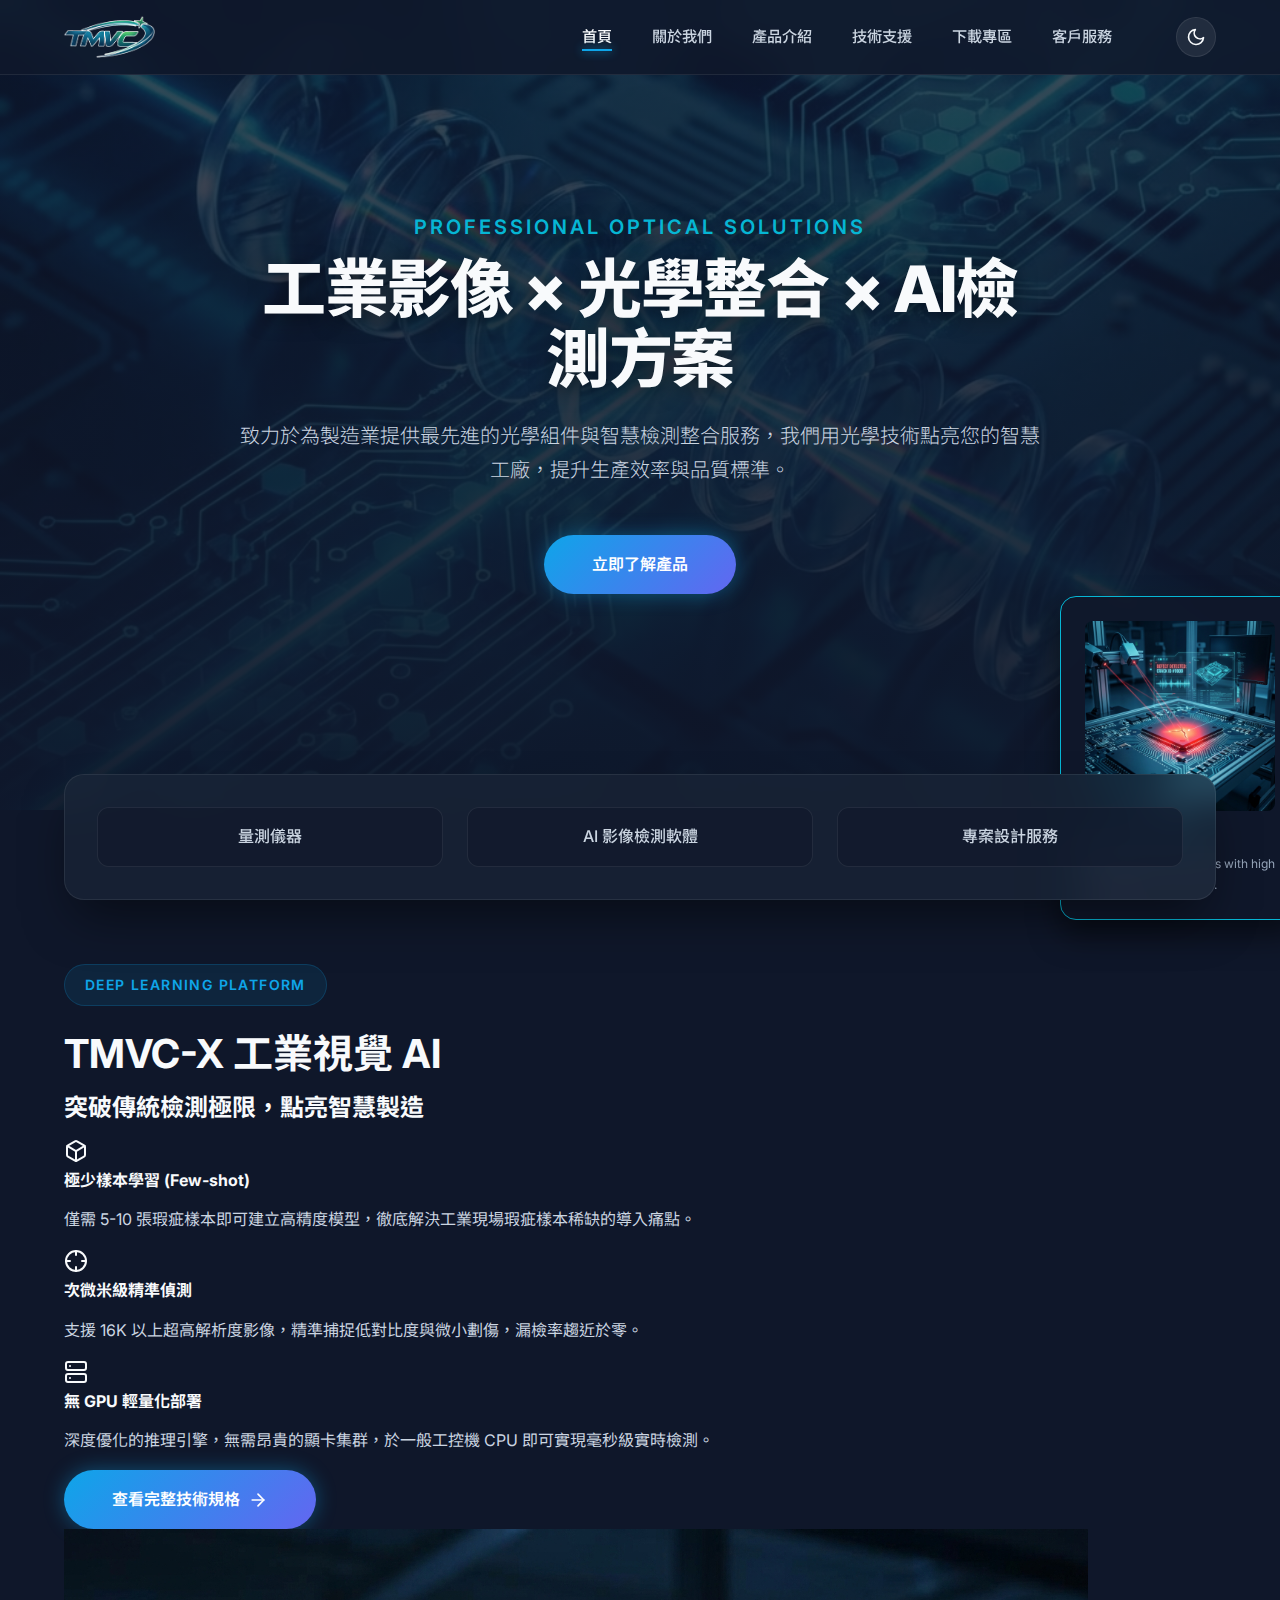
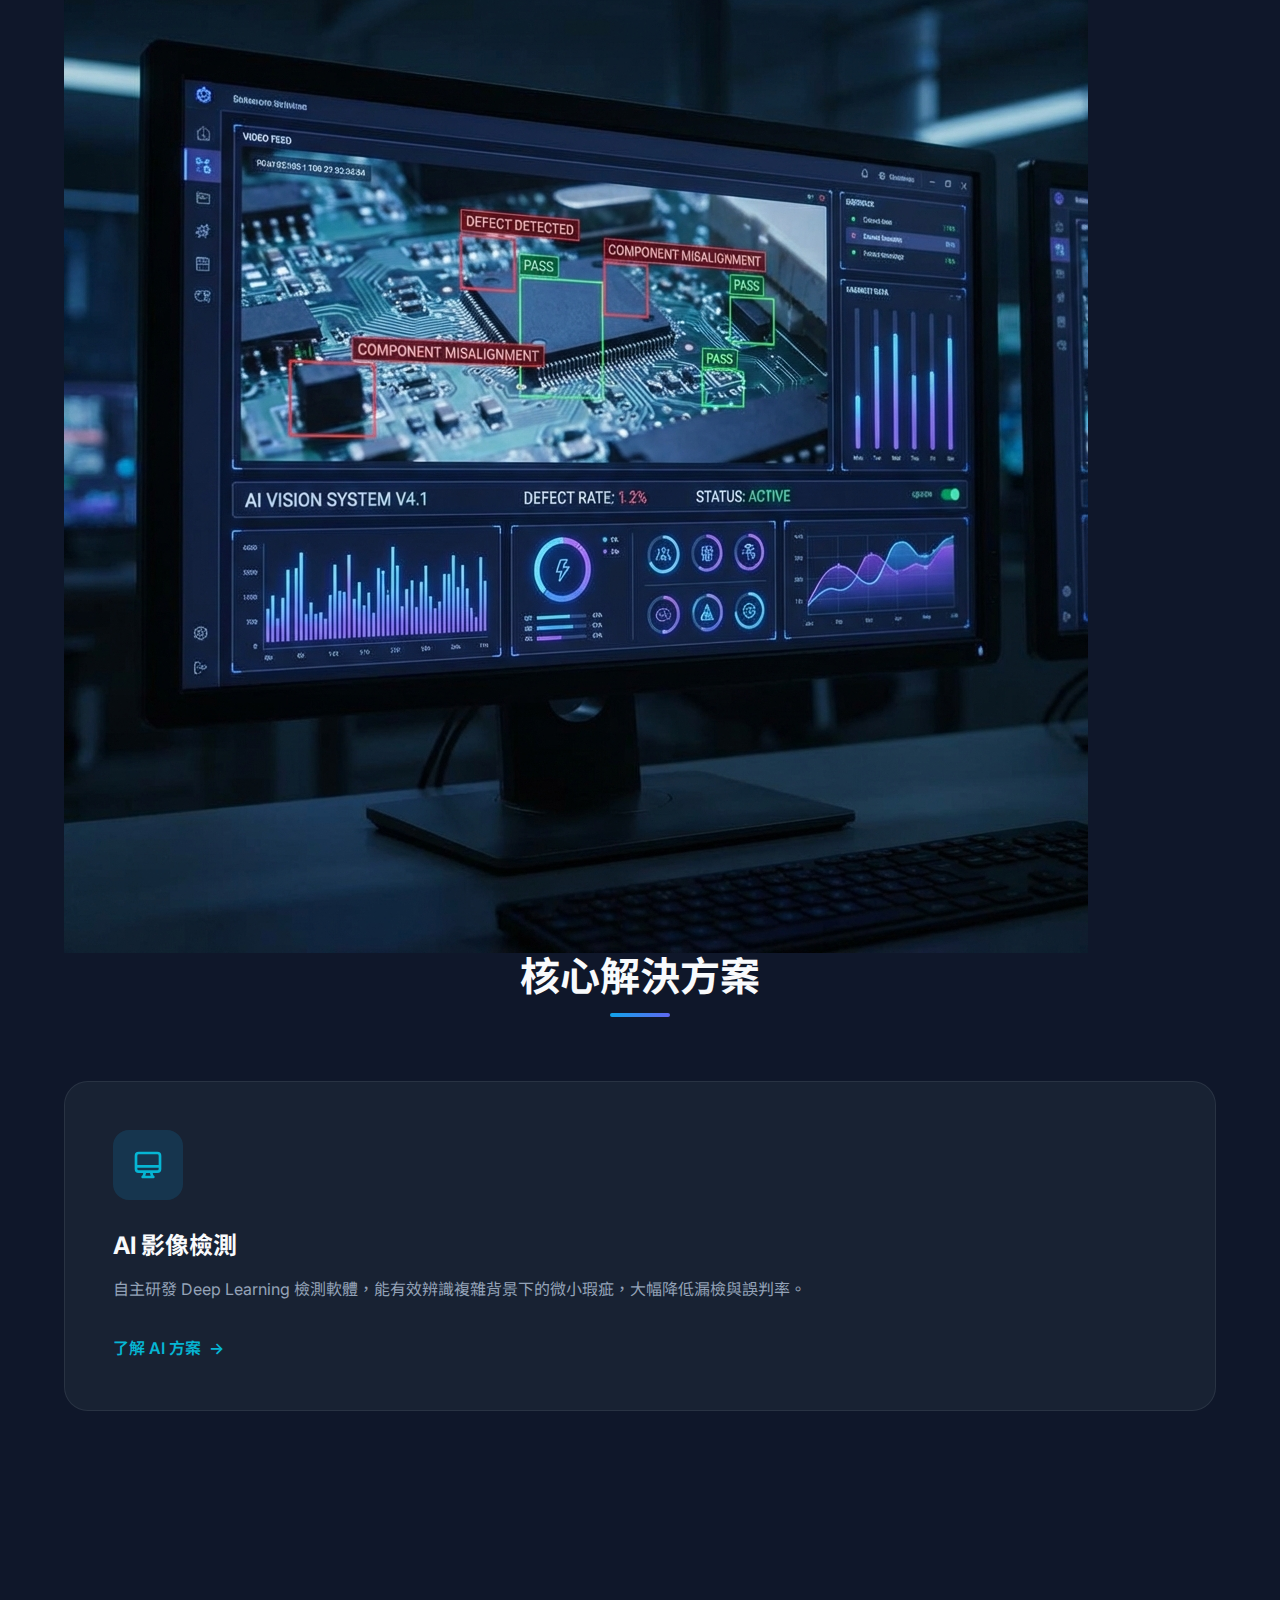
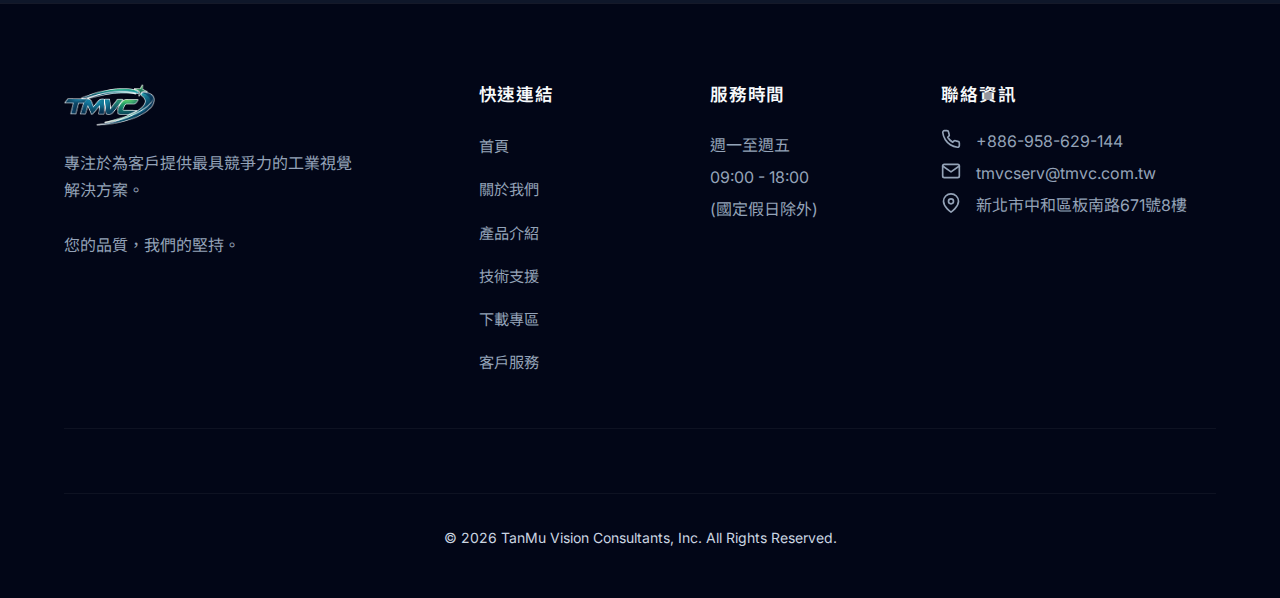
<file: Index.html>
<!DOCTYPE html>
<html lang="zh-TW">

<head>
    <meta charset="UTF-8">
    <meta name="viewport" content="width=device-width, initial-scale=1.0">
    <title>天目科技 | 工業影像與光學整合專家</title>
    <meta name="description" content="天目科技 - 專業工業影像、光學整合與AI檢測方案提供商。">

    <!-- Google Fonts -->
    <link rel="preconnect" href="https://fonts.googleapis.com">
    <link rel="preconnect" href="https://fonts.gstatic.com" crossorigin>
    <link
        href="https://fonts.googleapis.com/css2?family=Noto+Sans+TC:wght@300;400;500;700&family=Inter:wght@400;500;600;700&display=swap"
        rel="stylesheet">

    <link rel="stylesheet" href="styles.css">
    <link rel="stylesheet" href="index.css">
    <script>
        (function () {
            const savedTheme = sessionStorage.getItem('theme') || 'dark';
            document.documentElement.setAttribute('data-theme', savedTheme);
        })();
    </script>
</head>

<body>

    <!-- Header -->
    <header id="mainHeader">
        <div class="container nav-container">
            <a href="index.html" class="logo">
                <img src="images/TMVC_Machine_Logo.png" alt="天目科技">
            </a>

            <div class="header-right" style="display: flex; align-items: center; gap: 2rem;">
                <nav id="navMenu">
                    <ul>
                        <li><a href="index.html" class="active">首頁</a></li>
                        <li><a href="about.html">關於我們</a></li>
                        <li><a href="products.html">產品介紹</a></li>
                        <li><a href="support.html">技術支援</a></li>
                        <li><a href="downloads.html">下載專區</a></li>
                        <li><a href="contact.html">客戶服務</a></li>
                    </ul>
                </nav>

                <div class="header-actions" style="display: flex; align-items: center; gap: 1rem;">
                    <button class="theme-toggle" id="themeToggle" title="切換亮/暗模式">
                        <svg class="moon-icon" xmlns="http://www.w3.org/2000/svg" width="20" height="20"
                            viewBox="0 0 24 24" fill="none" stroke="currentColor" stroke-width="2"
                            stroke-linecap="round" stroke-linejoin="round">
                            <path d="M21 12.79A9 9 0 1 1 11.21 3 7 7 0 0 0 21 12.79z"></path>
                        </svg>
                        <svg class="sun-icon" xmlns="http://www.w3.org/2000/svg" width="20" height="20"
                            viewBox="0 0 24 24" fill="none" stroke="currentColor" stroke-width="2"
                            stroke-linecap="round" stroke-linejoin="round">
                            <circle cx="12" cy="12" r="5"></circle>
                            <line x1="12" y1="1" x2="12" y2="3"></line>
                            <line x1="12" y1="21" x2="12" y2="23"></line>
                            <line x1="4.22" y1="4.22" x2="5.64" y2="5.64"></line>
                            <line x1="18.36" y1="18.36" x2="19.78" y2="19.78"></line>
                            <line x1="1" y1="12" x2="3" y2="12"></line>
                            <line x1="21" y1="12" x2="23" y2="12"></line>
                            <line x1="4.22" y1="19.78" x2="5.64" y2="18.36"></line>
                            <line x1="18.36" y1="5.64" x2="19.78" y2="4.22"></line>
                        </svg>
                    </button>

                    <button class="mobile-nav-toggle" id="mobileNavToggle" aria-label="切換選單">
                        <span></span>
                        <span></span>
                        <span></span>
                    </button>
                </div>
            </div>
        </div>
    </header>

    <!-- Mobile Nav Overlay -->
    <div class="nav-overlay" id="navOverlay"></div>


    <!-- Hero Section -->
    <section class="hero">
        <div class="hero-bg"></div>
        <div class="hero-overlay"></div>
        <div class="hero-content">
            <h1>
                <span>Professional Optical Solutions</span>
                工業影像 × 光學整合 × AI檢測方案
            </h1>
            <p>致力於為製造業提供最先進的光學組件與智慧檢測整合服務，我們用光學技術點亮您的智慧工廠，提升生產效率與品質標準。</p>
            <a href="products.html" class="btn-primary">立即了解產品</a>
        </div>
    </section>

    <!-- Product Category Quick Access -->
    <section class="quick-access-section">
        <div class="container">
            <h2 class="section-title" style="display:none;">產品分類</h2> <!-- Hidden title for accessibility/structure -->
            <div class="category-grid">
                <!-- <a href="cameras.html" class="cat-btn">工業相機</a> -->
                <a href="measuring.html" class="cat-btn">量測儀器</a>
                <a href="software.html" class="cat-btn">AI 影像檢測軟體</a>
                <a href="products.html" class="cat-btn">專案設計服務</a>
            </div>
        </div>
    </section>

    <!-- Featured AI Solution -->
    <section class="ai-showcase">
        <div class="container">
            <div class="ai-showcase-grid">
                <!-- Left: Content -->
                <div class="ai-content">
                    <span class="badge"
                        style="display:inline-block; padding: 0.5rem 1.25rem; background: rgba(14, 165, 233, 0.1); color: var(--primary); border-radius: 50px; font-size: 0.875rem; font-weight: 600; margin-bottom: 1.5rem; text-transform: uppercase; letter-spacing: 0.1em; border: 1px solid rgba(14, 165, 233, 0.2);">Deep
                        Learning Platform</span>
                    <h2>TMVC-X 工業視覺 AI</h2>
                    <h3>突破傳統檢測極限，點亮智慧製造</h3>
                    <div class="ai-features-list">
                        <div class="ai-feature-item">
                            <div class="ai-feature-icon">
                                <svg xmlns="http://www.w3.org/2000/svg" width="24" height="24" viewBox="0 0 24 24"
                                    fill="none" stroke="currentColor" stroke-width="2" stroke-linecap="round"
                                    stroke-linejoin="round">
                                    <path
                                        d="M21 16V8a2 2 0 0 0-1-1.73l-7-4a2 2 0 0 0-2 0l-7 4A2 2 0 0 0 3 8v8a2 2 0 0 0 1 1.73l7 4a2 2 0 0 0 2 0l7-4A2 2 0 0 0 21 16z">
                                    </path>
                                    <polyline points="3.27 6.96 12 12.01 20.73 6.96"></polyline>
                                    <line x1="12" y1="22.08" x2="12" y2="12"></line>
                                </svg>
                            </div>
                            <div class="ai-feature-text">
                                <h4>極少樣本學習 (Few-shot)</h4>
                                <p>僅需 5-10 張瑕疵樣本即可建立高精度模型，徹底解決工業現場瑕疵樣本稀缺的導入痛點。</p>
                            </div>
                        </div>
                        <div class="ai-feature-item">
                            <div class="ai-feature-icon">
                                <svg xmlns="http://www.w3.org/2000/svg" width="24" height="24" viewBox="0 0 24 24"
                                    fill="none" stroke="currentColor" stroke-width="2" stroke-linecap="round"
                                    stroke-linejoin="round">
                                    <circle cx="12" cy="12" r="10"></circle>
                                    <line x1="22" y1="12" x2="18" y2="12"></line>
                                    <line x1="6" y1="12" x2="2" y2="12"></line>
                                    <line x1="12" y1="6" x2="12" y2="2"></line>
                                    <line x1="12" y1="22" x2="12" y2="18"></line>
                                </svg>
                            </div>
                            <div class="ai-feature-text">
                                <h4>次微米級精準偵測</h4>
                                <p>支援 16K 以上超高解析度影像，精準捕捉低對比度與微小劃傷，漏檢率趨近於零。</p>
                            </div>
                        </div>
                        <div class="ai-feature-item">
                            <div class="ai-feature-icon">
                                <svg xmlns="http://www.w3.org/2000/svg" width="24" height="24" viewBox="0 0 24 24"
                                    fill="none" stroke="currentColor" stroke-width="2" stroke-linecap="round"
                                    stroke-linejoin="round">
                                    <rect x="2" y="2" width="20" height="8" rx="2" ry="2"></rect>
                                    <rect x="2" y="14" width="20" height="8" rx="2" ry="2"></rect>
                                    <line x1="6" y1="6" x2="6" y2="6.01"></line>
                                    <line x1="6" y1="18" x2="6" y2="18.01"></line>
                                </svg>
                            </div>
                            <div class="ai-feature-text">
                                <h4>無 GPU 輕量化部署</h4>
                                <p>深度優化的推理引擎，無需昂貴的顯卡集群，於一般工控機 CPU 即可實現毫秒級實時檢測。</p>
                            </div>
                        </div>
                    </div>
                    <a href="software.html" class="btn-primary">
                        查看完整技術規格
                        <svg xmlns="http://www.w3.org/2000/svg" width="20" height="20" viewBox="0 0 24 24" fill="none"
                            stroke="currentColor" stroke-width="2" stroke-linecap="round" stroke-linejoin="round"
                            style="margin-left:8px;">
                            <line x1="5" y1="12" x2="19" y2="12"></line>
                            <polyline points="12 5 19 12 12 19"></polyline>
                        </svg>
                    </a>
                </div>

                <!-- Right: Image with decorative elements -->
                <div class="ai-image-box">
                    <div class="ai-main-img">
                        <img src="images/ai_vision_dashboard.png" alt="TMVC-X AI Vision Interface" id="mainAiImg">
                    </div>
                    <!-- Secondary floating image or scan effect overlay could be added here later -->
                    <div class="ai-floating-card"
                        style="position: absolute; bottom: -20px; right: -20px; background: rgba(15, 23, 42, 0.9); padding: 1.5rem; border-radius: 16px; border: 1px solid var(--accent); backdrop-filter: blur(10px); box-shadow: 0 15px 30px rgba(0,0,0,0.5); z-index: 5; max-width: 240px; animation: float 6s ease-in-out infinite;">
                        <img src="images/ai_defect_heatmap.png" alt="AI Heatmap"
                            style="border-radius: 8px; margin-bottom: 1rem;">
                        <div
                            style="font-size: 0.85rem; font-weight: 600; color: var(--accent); margin-bottom: 0.25rem;">
                            Real-time Analysis</div>
                        <div style="font-size: 0.75rem; color: var(--text-gray);">Detecting micro-cracks with high
                            confidence at 300 FPS.</div>
                    </div>
                </div>
            </div>
        </div>
    </section>

    <!-- Core Solutions Cards -->
    <section class="features" id="products">
        <div class="container">
            <h2 class="section-title">核心解決方案</h2>
            <div class="features-grid">
                <!-- Card 1 (Temporarily Hidden)
                <div class="card">
                    <div class="card-icon">
                        <svg xmlns="http://www.w3.org/2000/svg" fill="none" viewBox="0 0 24 24" stroke="currentColor"
                            stroke-width="2" width="1em" height="1em">
                            <path stroke-linecap="round" stroke-linejoin="round"
                                d="M3 9a2 2 0 012-2h.93a2 2 0 001.664-.89l.812-1.22A2 2 0 0110.07 4h3.86a2 2 0 011.664.89l.812 1.22A2 2 0 0018.07 7H19a2 2 0 012 2v9a2 2 0 01-2 2H5a2 2 0 01-2-2V9z" />
                            <path stroke-linecap="round" stroke-linejoin="round" d="M15 13a3 3 0 11-6 0 3 3 0 016 0z" />
                        </svg>
                    </div>
                    <h3>工業相機</h3>
                    <p>提供面陣、線掃描及 3D 相機等多元選擇。具備高解析度、高幀率特性，滿足半導體、面板等精密產業需求。</p>
                    <a href="cameras.html" class="card-link">查看系列產品 <span>&rarr;</span></a>
                </div>
                -->

                <!-- Card 2 -->
                <!-- Card 2 (Temporarily Hidden)
                <div class="card">
                    <div class="card-icon">
                        <svg xmlns="http://www.w3.org/2000/svg" fill="none" viewBox="0 0 24 24" stroke="currentColor"
                            stroke-width="2" width="1em" height="1em">
                            <path stroke-linecap="round" stroke-linejoin="round" d="M15 12a3 3 0 11-6 0 3 3 0 016 0z" />
                            <path stroke-linecap="round" stroke-linejoin="round"
                                d="M2.458 12C3.732 7.943 7.523 5 12 5c4.478 0 8.268 2.943 9.542 7-1.274 4.057-5.064 7-9.542 7-4.477 0-8.268-2.943-9.542-7z" />
                        </svg>
                    </div>
                    <h3>光學鏡頭與光源</h3>
                    <p>精選遠心鏡頭、微距鏡頭及專業機器視覺光源。針對不同材質與環境，提供最佳成像解決方案。</p>
                    <a href="products.html" class="card-link">探索光學配件 <span>&rarr;</span></a>
                </div>
                -->

                <!-- Card 3 -->
                <div class="card">
                    <div class="card-icon">
                        <svg xmlns="http://www.w3.org/2000/svg" fill="none" viewBox="0 0 24 24" stroke="currentColor"
                            stroke-width="2" width="1em" height="1em">
                            <path stroke-linecap="round" stroke-linejoin="round"
                                d="M9.75 17L9 20l-1 1h8l-1-1-.75-3M3 13h18M5 17h14a2 2 0 002-2V5a2 2 0 00-2-2H5a2 2 0 00-2 2v10a2 2 0 002 2z" />
                        </svg>
                    </div>
                    <h3>AI 影像檢測</h3>
                    <p>自主研發 Deep Learning 檢測軟體，能有效辨識複雜背景下的微小瑕疵，大幅降低漏檢與誤判率。</p>
                    <a href="software.html" class="card-link">了解 AI 方案 <span>&rarr;</span></a>
                </div>
            </div>
        </div>
    </section>

    <!-- Footer -->
    <footer>
        <div class="container">
            <div class="footer-grid">
                <div class="footer-col">
                    <div class="logo" style="margin-bottom: 1.5rem;">
                        <img src="images/TMVC_Machine_Logo.png" alt="天目科技">
                    </div>
                    <p style="color: var(--text-gray); max-width: 300px;">
                        專注於為客戶提供最具競爭力的工業視覺解決方案。
                        <br><br>
                        您的品質，我們的堅持。
                    </p>
                </div>

                <div class="footer-col">
                    <h4>快速連結</h4>
                    <ul style="line-height: 2.2;">
                        <li><a href="index.html" style="color: var(--text-gray);">首頁</a></li>
                        <li><a href="about.html" style="color: var(--text-gray);">關於我們</a></li>
                        <li><a href="products.html" style="color: var(--text-gray);">產品介紹</a></li>
                        <li><a href="support.html" style="color: var(--text-gray);">技術支援</a></li>
                        <li><a href="downloads.html" style="color: var(--text-gray);">下載專區</a></li>
                        <li><a href="contact.html" style="color: var(--text-gray);">客戶服務</a></li>
                    </ul>
                </div>

                <div class="footer-col">
                    <h4>服務時間</h4>
                    <p style="color: var(--text-gray); line-height: 2;">
                        週一至週五<br>
                        09:00 - 18:00<br>
                        (國定假日除外)
                    </p>
                </div>

                <div class="footer-col">
                    <h4>聯絡資訊</h4>
                    <ul class="contact-list">
                        <li>
                            <svg xmlns="http://www.w3.org/2000/svg" width="20" height="20" viewBox="0 0 24 24"
                                fill="none" stroke="currentColor" stroke-width="2" stroke-linecap="round"
                                stroke-linejoin="round">
                                <path
                                    d="M22 16.92v3a2 2 0 0 1-2.18 2 19.79 19.79 0 0 1-8.63-3.07 19.5 19.5 0 0 1-6-6 19.79 19.79 0 0 1-3.07-8.67A2 2 0 0 1 4.11 2h3a2 2 0 0 1 2 1.72 12.84 12.84 0 0 0 .7 2.81 2 2 0 0 1-.45 2.11L8.09 9.91a16 16 0 0 0 6 6l1.27-1.27a2 2 0 0 1 2.11-.45 12.84 12.84 0 0 0 2.81.7A2 2 0 0 1 22 16.92z">
                                </path>
                            </svg>
                            <span>+886-958-629-144</span>
                        </li>
                        <li>
                            <svg xmlns="http://www.w3.org/2000/svg" width="20" height="20" viewBox="0 0 24 24"
                                fill="none" stroke="currentColor" stroke-width="2" stroke-linecap="round"
                                stroke-linejoin="round">
                                <path d="M4 4h16c1.1 0 2 .9 2 2v12c0 1.1-.9 2-2 2H4c-1.1 0-2-.9-2-2V6c0-1.1.9-2 2-2z">
                                </path>
                                <polyline points="22,6 12,13 2,6"></polyline>
                            </svg>
                            <span>tmvcserv@tmvc.com.tw</span>
                        </li>
                        <li>
                            <svg xmlns="http://www.w3.org/2000/svg" width="20" height="20" viewBox="0 0 24 24"
                                fill="none" stroke="currentColor" stroke-width="2" stroke-linecap="round"
                                stroke-linejoin="round">
                                <path d="M21 10c0 7-9 13-9 13s-9-6-9-13a9 9 0 0 1 18 0z"></path>
                                <circle cx="12" cy="10" r="3"></circle>
                            </svg>
                            <span>新北市中和區板南路671號8樓</span>
                        </li>
                    </ul>
                </div>
            </div>
            <div class="copyright">
                <p>&copy; 2026 TanMu Vision Consultants, Inc. All Rights Reserved.</p>
            </div>
        </div>
    </footer>

    <script>
        // 主題切換邏輯
        const themeToggle = document.getElementById('themeToggle');
        themeToggle.addEventListener('click', () => {
            const currentTheme = document.documentElement.getAttribute('data-theme');
            const newTheme = currentTheme === 'dark' ? 'light' : 'dark';
            document.documentElement.setAttribute('data-theme', newTheme);
            sessionStorage.setItem('theme', newTheme);
        });

        // 滾動行為邏輯 (Hide/Show Header)
        const header = document.getElementById('mainHeader');
        let lastScroll = 0;
        const scrollThreshold = 100;

        window.addEventListener('scroll', () => {
            const currentScroll = window.pageYOffset;

            if (currentScroll <= 0) {
                header.classList.remove('header-hidden');
                header.classList.remove('header-scrolled');
                return;
            }

            if (currentScroll > scrollThreshold) {
                header.classList.add('header-scrolled');
            } else {
                header.classList.remove('header-scrolled');
            }

            if (currentScroll > lastScroll && !document.body.classList.contains('nav-active')) {
                header.classList.add('header-hidden');
            } else {
                header.classList.remove('header-hidden');
            }
            lastScroll = currentScroll;
        });

        // 行動版選單切換
        const mobileNavToggle = document.getElementById('mobileNavToggle');
        const navOverlay = document.getElementById('navOverlay');
        const navLinks = document.querySelectorAll('#navMenu a');

        const toggleNav = () => {
            document.body.classList.toggle('nav-active');
        };

        mobileNavToggle.addEventListener('click', toggleNav);
        navOverlay.addEventListener('click', toggleNav);

        navLinks.forEach(link => {
            link.addEventListener('click', () => {
                document.body.classList.remove('nav-active');
            });
        });
    </script>
</body>

</html>
</file>
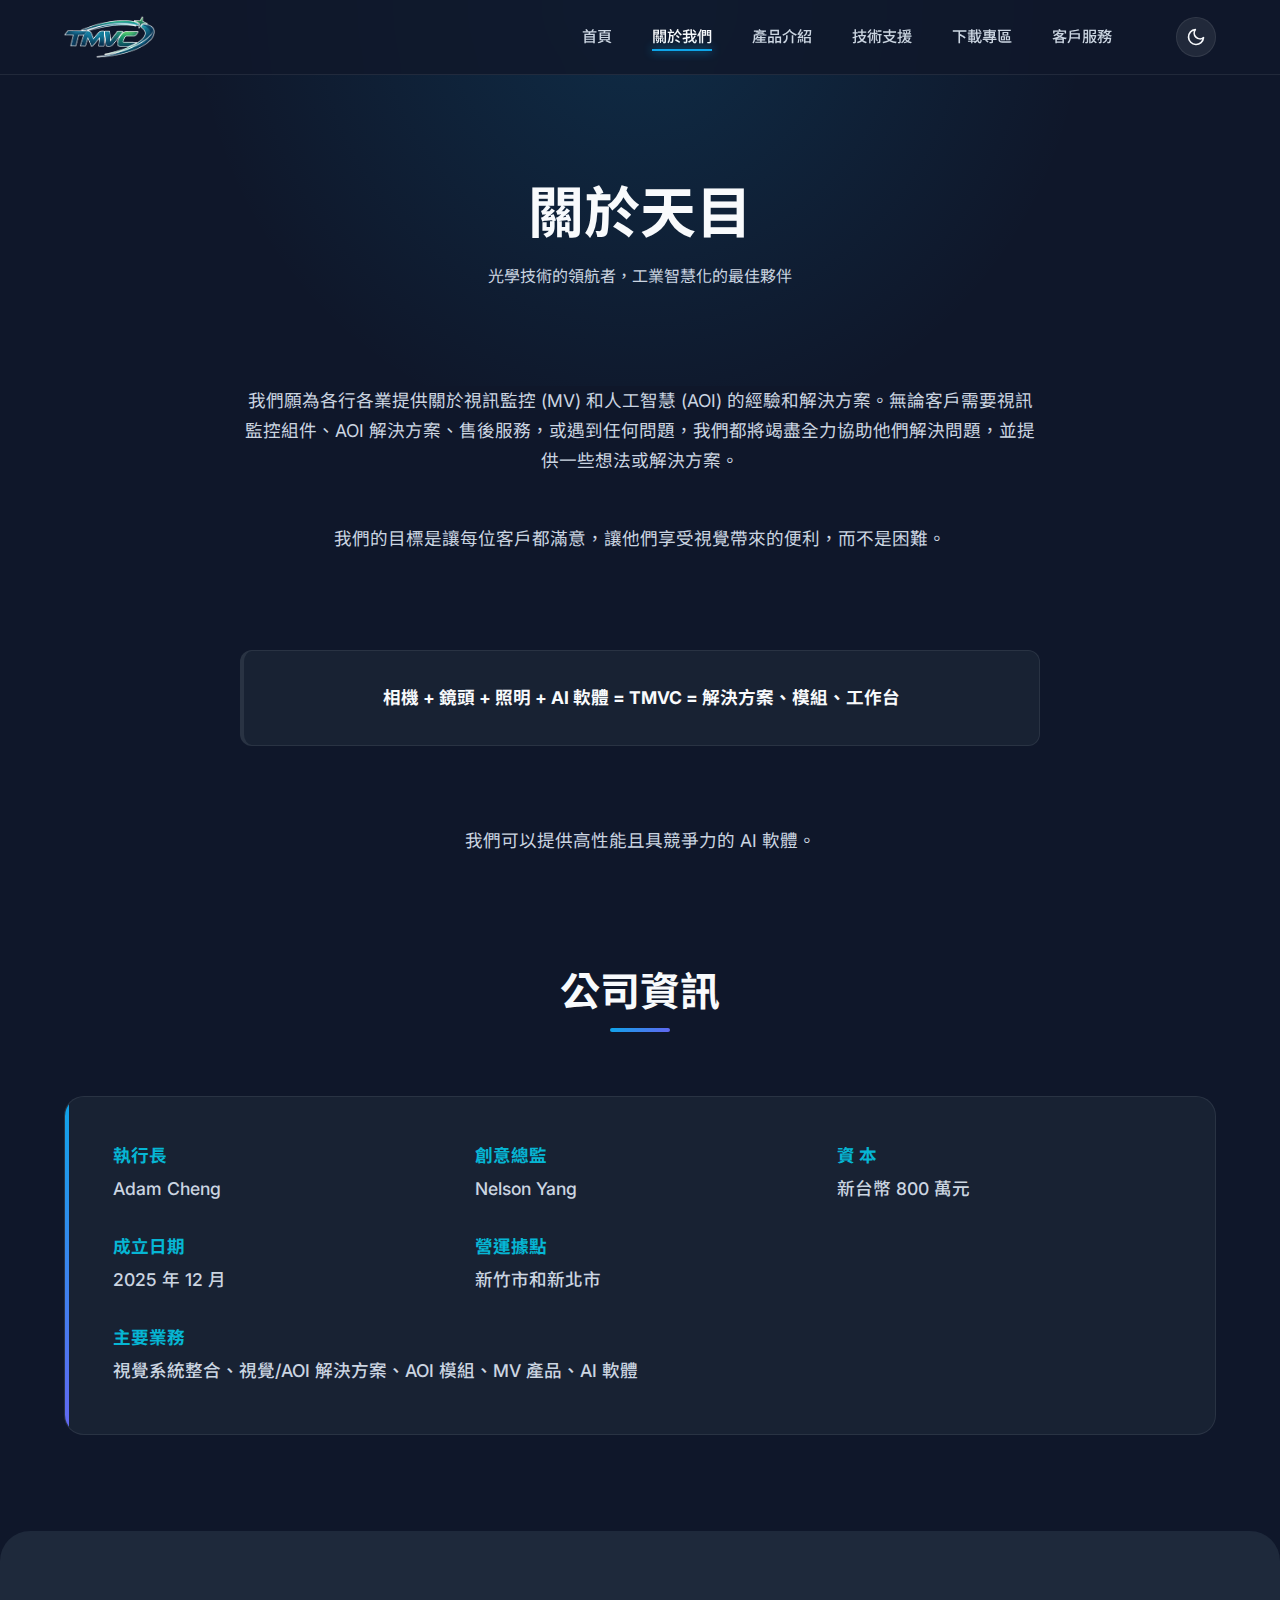
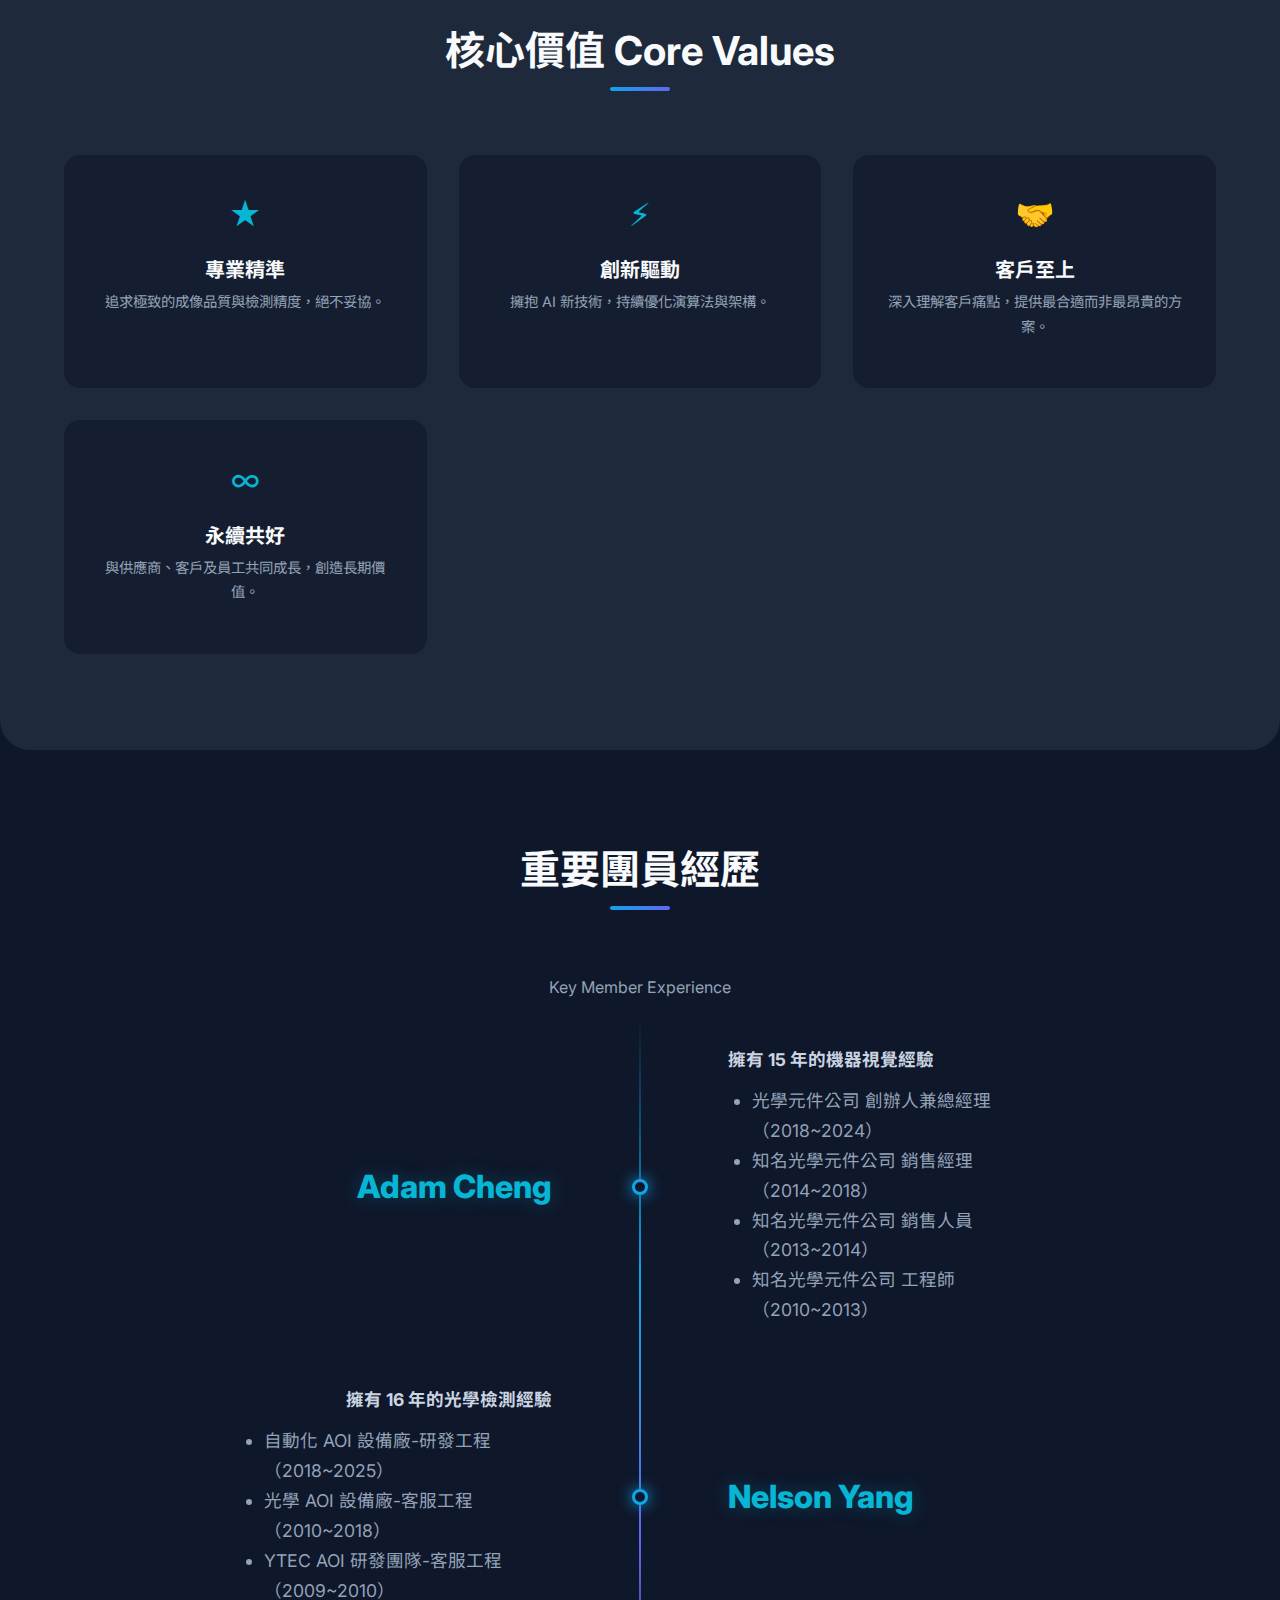
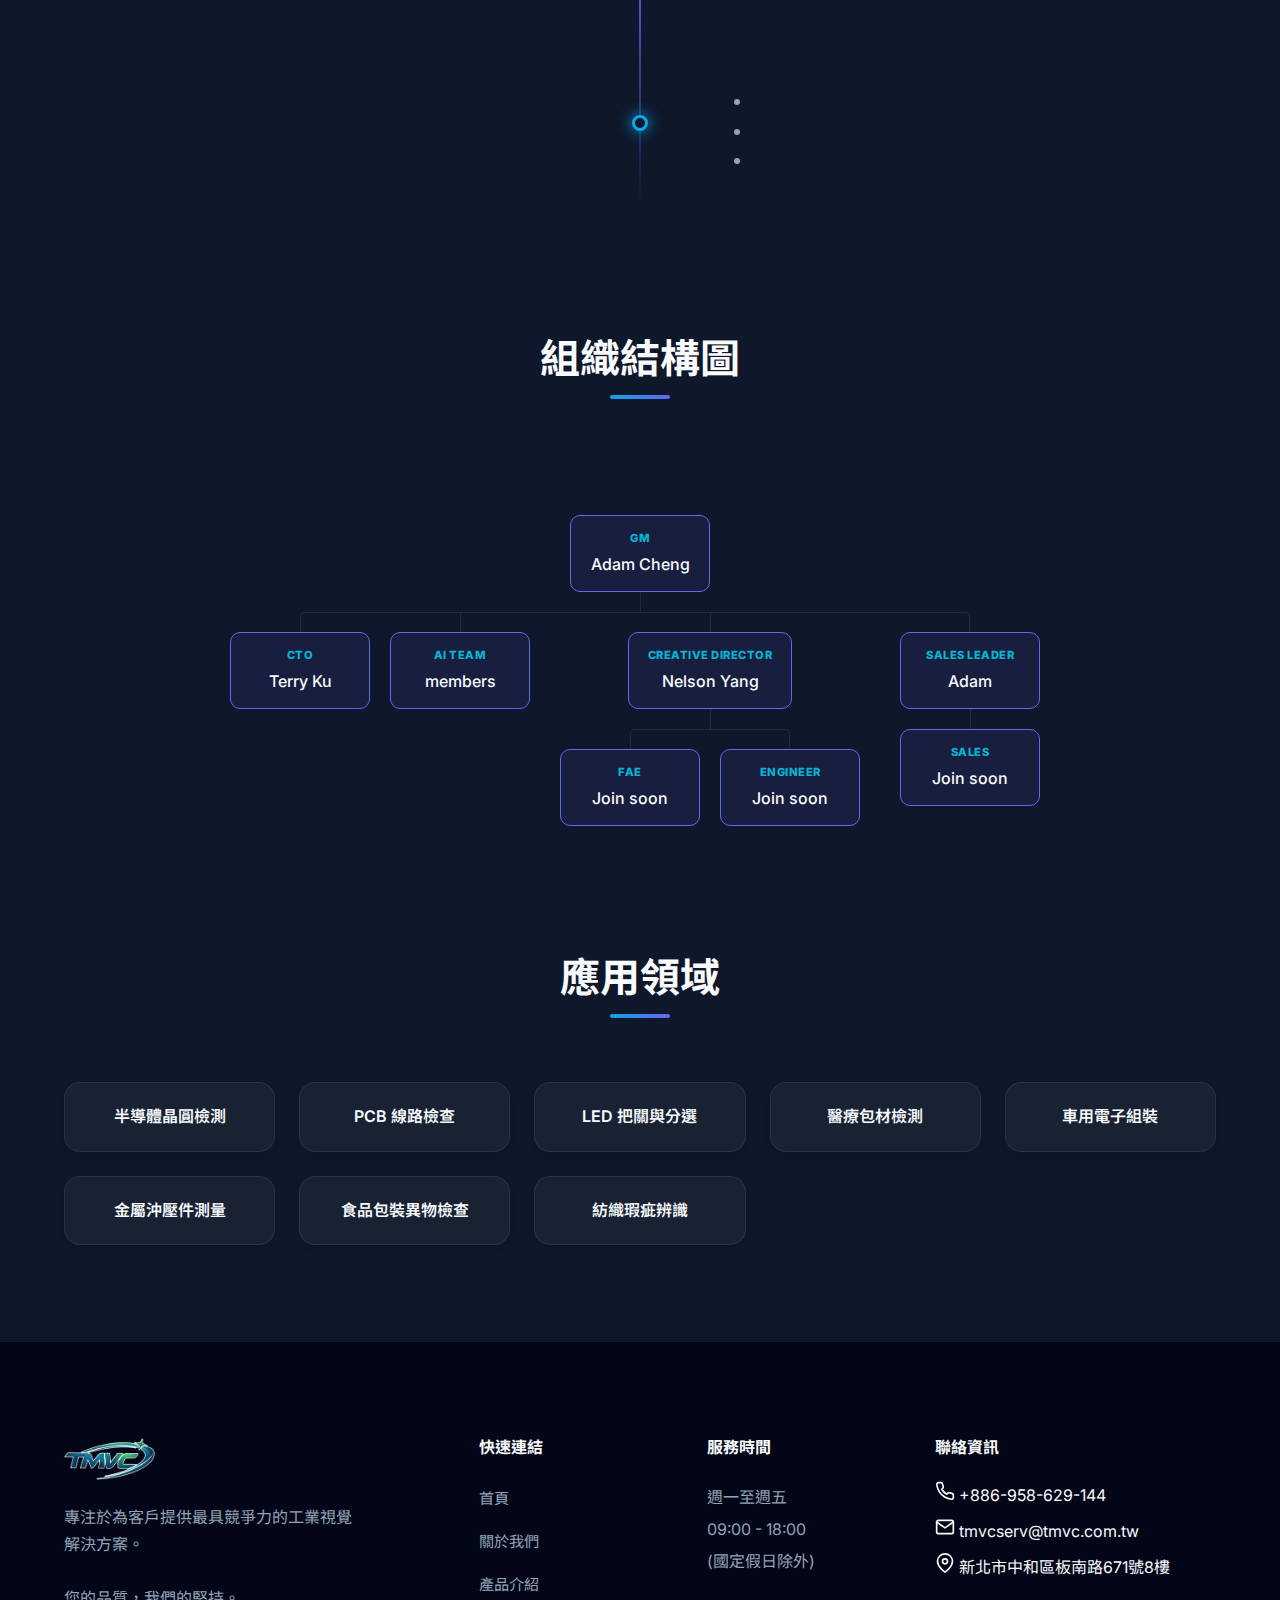
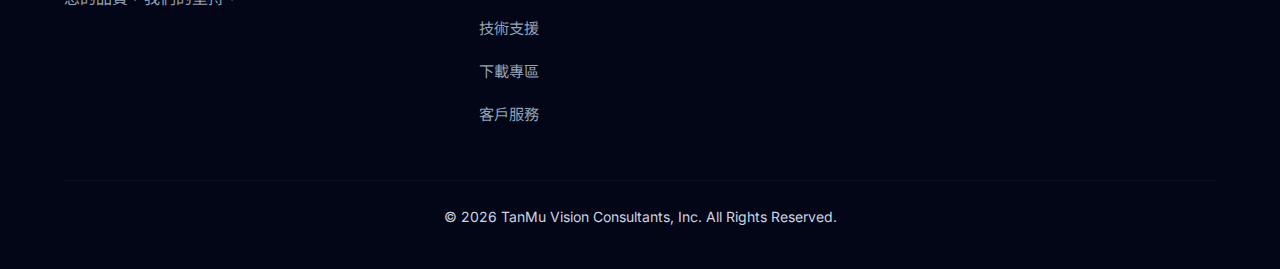
<file: about.html>
<!DOCTYPE html>
<html lang="zh-TW">

<head>
    <meta charset="UTF-8">
    <meta name="viewport" content="width=device-width, initial-scale=1.0">
    <title>關於我們 | 天目科技</title>
    <meta name="description" content="天目科技簡介 - 我們的使命、願景與發展歷程。">

    <!-- Google Fonts -->
    <link rel="preconnect" href="https://fonts.googleapis.com">
    <link rel="preconnect" href="https://fonts.gstatic.com" crossorigin>
    <link
        href="https://fonts.googleapis.com/css2?family=Noto+Sans+TC:wght@300;400;500;700&family=Inter:wght@400;500;600;700&display=swap"
        rel="stylesheet">

    <link rel="stylesheet" href="styles.css">
    <link rel="stylesheet" href="about.css">
    <script>
        (function () {
            const savedTheme = sessionStorage.getItem('theme') || 'dark';
            document.documentElement.setAttribute('data-theme', savedTheme);
        })();
    </script>
</head>

<body>

    <!-- Header -->
    <header id="mainHeader">
        <div class="container nav-container">
            <a href="index.html" class="logo">
                <img src="images/TMVC_Machine_Logo.png" alt="天目科技">
            </a>

            <div class="header-right" style="display: flex; align-items: center; gap: 2rem;">
                <nav id="navMenu">
                    <ul>
                        <li><a href="index.html">首頁</a></li>
                        <li><a href="about.html" class="active">關於我們</a></li>
                        <li><a href="products.html">產品介紹</a></li>
                        <li><a href="support.html">技術支援</a></li>
                        <li><a href="downloads.html">下載專區</a></li>
                        <li><a href="contact.html">客戶服務</a></li>
                    </ul>
                </nav>

                <div class="header-actions" style="display: flex; align-items: center; gap: 1rem;">
                    <button class="theme-toggle" id="themeToggle" title="切換亮/暗模式">
                        <svg class="moon-icon" xmlns="http://www.w3.org/2000/svg" width="20" height="20"
                            viewBox="0 0 24 24" fill="none" stroke="currentColor" stroke-width="2"
                            stroke-linecap="round" stroke-linejoin="round">
                            <path d="M21 12.79A9 9 0 1 1 11.21 3 7 7 0 0 0 21 12.79z"></path>
                        </svg>
                        <svg class="sun-icon" xmlns="http://www.w3.org/2000/svg" width="20" height="20"
                            viewBox="0 0 24 24" fill="none" stroke="currentColor" stroke-width="2"
                            stroke-linecap="round" stroke-linejoin="round">
                            <circle cx="12" cy="12" r="5"></circle>
                            <line x1="12" y1="1" x2="12" y2="3"></line>
                            <line x1="12" y1="21" x2="12" y2="23"></line>
                            <line x1="4.22" y1="4.22" x2="5.64" y2="5.64"></line>
                            <line x1="18.36" y1="18.36" x2="19.78" y2="19.78"></line>
                            <line x1="1" y1="12" x2="3" y2="12"></line>
                            <line x1="21" y1="12" x2="23" y2="12"></line>
                            <line x1="4.22" y1="19.78" x2="5.64" y2="18.36"></line>
                            <line x1="18.36" y1="5.64" x2="19.78" y2="4.22"></line>
                        </svg>
                    </button>

                    <button class="mobile-nav-toggle" id="mobileNavToggle" aria-label="切換選單">
                        <span></span>
                        <span></span>
                        <span></span>
                    </button>
                </div>
            </div>
        </div>
    </header>

    <!-- Mobile Nav Overlay -->
    <div class="nav-overlay" id="navOverlay"></div>


    <!-- Page Hero -->
    <section class="page-hero">
        <div class="container">
            <h1>關於天目</h1>
            <p>光學技術的領航者，工業智慧化的最佳夥伴</p>
        </div>
    </section>

    <!-- Intro Text -->
    <section class="container">
        <div class="intro-section">
            <p>我們願為各行各業提供關於視訊監控 (MV) 和人工智慧 (AOI) 的經驗和解決方案。無論客戶需要視訊監控組件、AOI
                解決方案、售後服務，或遇到任何問題，我們都將竭盡全力協助他們解決問題，並提供一些想法或解決方案。</p>
            <p>我們的目標是讓每位客戶都滿意，讓他們享受視覺帶來的便利，而不是困難。</p>
            <div class="highlight-box">
                相機 + 鏡頭 + 照明 + AI 軟體 = TMVC = 解決方案、模組、工作台
            </div>
            <p>我們可以提供高性能且具競爭力的 AI 軟體。</p>
        </div>
    </section>

    <!-- Mission & Vision -->
    <!-- Corporate Info (Replaces Mission) -->
    <section class="container">
        <h2 class="section-title text-center">公司資訊</h2>
        <div class="mv-grid info-grid">
            <article class="mv-card">
                <div class="info-items">
                    <div class="info-item">
                        <h4>執行長</h4>
                        <p>Adam Cheng</p>
                    </div>
                    <div class="info-item">
                        <h4>創意總監</h4>
                        <p>Nelson Yang</p>
                    </div>
                    <div class="info-item">
                        <h4>資 本</h4>
                        <p>新台幣 800 萬元</p>
                    </div>
                    <div class="info-item">
                        <h4>成立日期</h4>
                        <p>2025 年 12 月</p>
                    </div>
                    <div class="info-item">
                        <h4>營運據點</h4>
                        <p>新竹市和新北市</p>
                    </div>
                    <div class="info-item" style="grid-column: 1 / -1;">
                        <h4>主要業務</h4>
                        <p>視覺系統整合、視覺/AOI 解決方案、AOI 模組、MV 產品、AI 軟體</p>
                    </div>
                </div>
            </article>
        </div>
    </section>

    <!-- Core Values -->
    <section class="values-section">
        <div class="container">
            <h2 class="section-title text-center" style="display:block;">核心價值 Core Values</h2>
            <div class="values-list">
                <div class="value-item">
                    <div class="value-icon">★</div>
                    <h4>專業精準</h4>
                    <p style="font-size: 0.9rem; color: var(--text-gray);">追求極致的成像品質與檢測精度，絕不妥協。</p>
                </div>
                <div class="value-item">
                    <div class="value-icon">⚡</div>
                    <h4>創新驅動</h4>
                    <p style="font-size: 0.9rem; color: var(--text-gray);">擁抱 AI 新技術，持續優化演算法與架構。</p>
                </div>
                <div class="value-item">
                    <div class="value-icon">🤝</div>
                    <h4>客戶至上</h4>
                    <p style="font-size: 0.9rem; color: var(--text-gray);">深入理解客戶痛點，提供最合適而非最昂貴的方案。</p>
                </div>
                <div class="value-item">
                    <div class="value-icon">∞</div>
                    <h4>永續共好</h4>
                    <p style="font-size: 0.9rem; color: var(--text-gray);">與供應商、客戶及員工共同成長，創造長期價值。</p>
                </div>
            </div>
        </div>
    </section>

    <!-- Milestone / Timeline -->
    <!-- Member Experience (Replaces Timeline) -->
    <section class="timeline-section">
        <div class="container">
            <div class="text-center">
                <h2 class="section-title">重要團員經歷</h2>
                <p style="color:var(--text-gray);">Key Member Experience</p>
            </div>

            <div class="timeline" style="max-width: 800px; margin: 0 auto;">
                <!-- Adam Cheng -->
                <div class="timeline-item">
                    <div class="timeline-date">Adam Cheng</div>
                    <div class="timeline-dot"></div>
                    <div class="timeline-content">
                        <h4>擁有 15 年的機器視覺經驗</h4>
                        <ul class="timeline-list">
                            <li>光學元件公司 創辦人兼總經理（2018~2024）</li>
                            <li>知名光學元件公司 銷售經理（2014~2018）</li>
                            <li>知名光學元件公司 銷售人員（2013~2014）</li>
                            <li>知名光學元件公司 工程師（2010~2013）</li>
                        </ul>
                    </div>
                </div>

                <!-- Nelson Yang -->
                <div class="timeline-item">
                    <div class="timeline-date">Nelson Yang</div>
                    <div class="timeline-dot"></div>
                    <div class="timeline-content">
                        <h4>擁有 16 年的光學檢測經驗</h4>
                        <ul class="timeline-list">
                            <li>自動化 AOI 設備廠-研發工程（2018~2025）</li>
                            <li>光學 AOI 設備廠-客服工程（2010~2018）</li>
                            <li>YTEC AOI 研發團隊-客服工程（2009~2010）</li>
                        </ul>
                    </div>
                </div>

                <!-- Terry Ku -->
                <div class="timeline-item">
                    <div class="timeline-date"></div>
                    <div class="timeline-dot"></div>
                    <div class="timeline-content">
                        <h4></h4>
                        <ul class="timeline-list">
                            <li></li>
                            <li></li>
                            <li></li>
                        </ul>
                    </div>
                </div>
            </div>
        </div>
    </section>

    <!-- Org Chart -->
    <section class="container" style="margin-bottom: 6rem;">
        <div class="text-center">
            <h2 class="section-title">組織結構圖</h2>
        </div>

        <div class="org-chart-container">
            <div class="org-tree">
                <ul>
                    <li class="org-node-root">
                        <div class="org-node-box">
                            <span class="org-node-role">GM</span>
                            <span class="org-node-name">Adam Cheng</span>
                        </div>
                        <ul>
                            <li>
                                <div class="org-node-box">
                                    <span class="org-node-role">CTO</span>
                                    <span class="org-node-name">Terry Ku</span>
                                </div>
                            </li>
                            <li>
                                <div class="org-node-box">
                                    <span class="org-node-role">AI Team</span>
                                    <span class="org-node-name">members</span>
                                </div>
                            </li>
                            <li>
                                <div class="org-node-box">
                                    <span class="org-node-role">Creative Director</span>
                                    <span class="org-node-name">Nelson Yang</span>
                                </div>
                                <ul>
                                    <li>
                                        <div class="org-node-box">
                                            <span class="org-node-role">FAE</span>
                                            <span class="org-node-name">Join soon</span>
                                        </div>
                                    </li>
                                    <li>
                                        <div class="org-node-box">
                                            <span class="org-node-role">Engineer</span>
                                            <span class="org-node-name">Join soon</span>
                                        </div>
                                    </li>
                                </ul>
                            </li>
                            <li>
                                <div class="org-node-box">
                                    <span class="org-node-role">Sales leader</span>
                                    <span class="org-node-name">Adam</span>
                                </div>
                                <ul>
                                    <li>
                                        <div class="org-node-box">
                                            <span class="org-node-role">Sales</span>
                                            <span class="org-node-name">Join soon</span>
                                        </div>
                                    </li>
                                </ul>
                            </li>
                        </ul>
                    </li>
                </ul>
            </div>
        </div>
    </section>

    <!-- Industries / Applications -->
    <section class="container">
        <div class="text-center">
            <h2 class="section-title">應用領域</h2>
        </div>
        <div class="industries-grid">
            <div class="industry-tag">半導體晶圓檢測</div>
            <div class="industry-tag">PCB 線路檢查</div>
            <div class="industry-tag">LED 把關與分選</div>
            <div class="industry-tag">醫療包材檢測</div>
            <div class="industry-tag">車用電子組裝</div>
            <div class="industry-tag">金屬沖壓件測量</div>
            <div class="industry-tag">食品包裝異物檢查</div>
            <div class="industry-tag">紡織瑕疵辨識</div>
        </div>
    </section>

    <!-- Footer -->
    <footer>
        <div class="container">
            <div class="footer-grid">
                <div class="footer-col">
                    <div class="logo" style="margin-bottom: 1.5rem;">
                        <img src="images/TMVC_Machine_Logo.png" alt="天目科技">
                    </div>
                    <p style="color: var(--text-gray); max-width: 300px;">
                        專注於為客戶提供最具競爭力的工業視覺解決方案。
                        <br><br>
                        您的品質，我們的堅持。
                    </p>
                </div>

                <div class="footer-col">
                    <h4>快速連結</h4>
                    <ul style="line-height: 2.2;">
                        <li><a href="index.html" style="color: var(--text-gray);">首頁</a></li>
                        <li><a href="about.html" style="color: var(--text-gray);">關於我們</a></li>
                        <li><a href="products.html" style="color: var(--text-gray);">產品介紹</a></li>
                        <li><a href="support.html" style="color: var(--text-gray);">技術支援</a></li>
                        <li><a href="downloads.html" style="color: var(--text-gray);">下載專區</a></li>
                        <li><a href="contact.html" style="color: var(--text-gray);">客戶服務</a></li>
                    </ul>
                </div>

                <div class="footer-col">
                    <h4>服務時間</h4>
                    <p style="color: var(--text-gray); line-height: 2;">
                        週一至週五<br>
                        09:00 - 18:00<br>
                        (國定假日除外)
                    </p>
                </div>

                <div class="footer-col">
                    <h4>聯絡資訊</h4>
                    <ul class="contact-list">
                        <li>
                            <svg xmlns="http://www.w3.org/2000/svg" width="20" height="20" viewBox="0 0 24 24"
                                fill="none" stroke="currentColor" stroke-width="2" stroke-linecap="round"
                                stroke-linejoin="round">
                                <path
                                    d="M22 16.92v3a2 2 0 0 1-2.18 2 19.79 19.79 0 0 1-8.63-3.07 19.5 19.5 0 0 1-6-6 19.79 19.79 0 0 1-3.07-8.67A2 2 0 0 1 4.11 2h3a2 2 0 0 1 2 1.72 12.84 12.84 0 0 0 .7 2.81 2 2 0 0 1-.45 2.11L8.09 9.91a16 16 0 0 0 6 6l1.27-1.27a2 2 0 0 1 2.11-.45 12.84 12.84 0 0 0 2.81.7A2 2 0 0 1 22 16.92z">
                                </path>
                            </svg>
                            <span>+886-958-629-144</span>
                        </li>
                        <li>
                            <svg xmlns="http://www.w3.org/2000/svg" width="20" height="20" viewBox="0 0 24 24"
                                fill="none" stroke="currentColor" stroke-width="2" stroke-linecap="round"
                                stroke-linejoin="round">
                                <path d="M4 4h16c1.1 0 2 .9 2 2v12c0 1.1-.9 2-2 2H4c-1.1 0-2-.9-2-2V6c0-1.1.9-2 2-2z">
                                </path>
                                <polyline points="22,6 12,13 2,6"></polyline>
                            </svg>
                            <span>tmvcserv@tmvc.com.tw</span>
                        </li>
                        <li>
                            <svg xmlns="http://www.w3.org/2000/svg" width="20" height="20" viewBox="0 0 24 24"
                                fill="none" stroke="currentColor" stroke-width="2" stroke-linecap="round"
                                stroke-linejoin="round">
                                <path d="M21 10c0 7-9 13-9 13s-9-6-9-13a9 9 0 0 1 18 0z"></path>
                                <circle cx="12" cy="10" r="3"></circle>
                            </svg>
                            <span>新北市中和區板南路671號8樓</span>
                        </li>
                    </ul>
                </div>
            </div>
            <div class="copyright">
                <p>&copy; 2026 TanMu Vision Consultants, Inc. All Rights Reserved.</p>
            </div>
        </div>
    </footer>

    <script>
        // 主題切換邏輯
        const themeToggle = document.getElementById('themeToggle');
        themeToggle.addEventListener('click', () => {
            const currentTheme = document.documentElement.getAttribute('data-theme');
            const newTheme = currentTheme === 'dark' ? 'light' : 'dark';
            document.documentElement.setAttribute('data-theme', newTheme);
            sessionStorage.setItem('theme', newTheme);
        });

        // 滾動行為邏輯 (Hide/Show Header)
        const header = document.getElementById('mainHeader');
        let lastScroll = 0;
        const scrollThreshold = 100;

        window.addEventListener('scroll', () => {
            const currentScroll = window.pageYOffset;

            if (currentScroll <= 0) {
                header.classList.remove('header-hidden');
                header.classList.remove('header-scrolled');
                return;
            }

            if (currentScroll > scrollThreshold) {
                header.classList.add('header-scrolled');
            } else {
                header.classList.remove('header-scrolled');
            }

            if (currentScroll > lastScroll && !document.body.classList.contains('nav-active')) {
                header.classList.add('header-hidden');
            } else {
                header.classList.remove('header-hidden');
            }
            lastScroll = currentScroll;
        });

        // 行動版選單切換
        const mobileNavToggle = document.getElementById('mobileNavToggle');
        const navOverlay = document.getElementById('navOverlay');
        const navLinks = document.querySelectorAll('#navMenu a');

        const toggleNav = () => {
            document.body.classList.toggle('nav-active');
        };

        mobileNavToggle.addEventListener('click', toggleNav);
        navOverlay.addEventListener('click', toggleNav);

        navLinks.forEach(link => {
            link.addEventListener('click', () => {
                document.body.classList.remove('nav-active');
            });
        });
    </script>
</body>

</html>
</file>
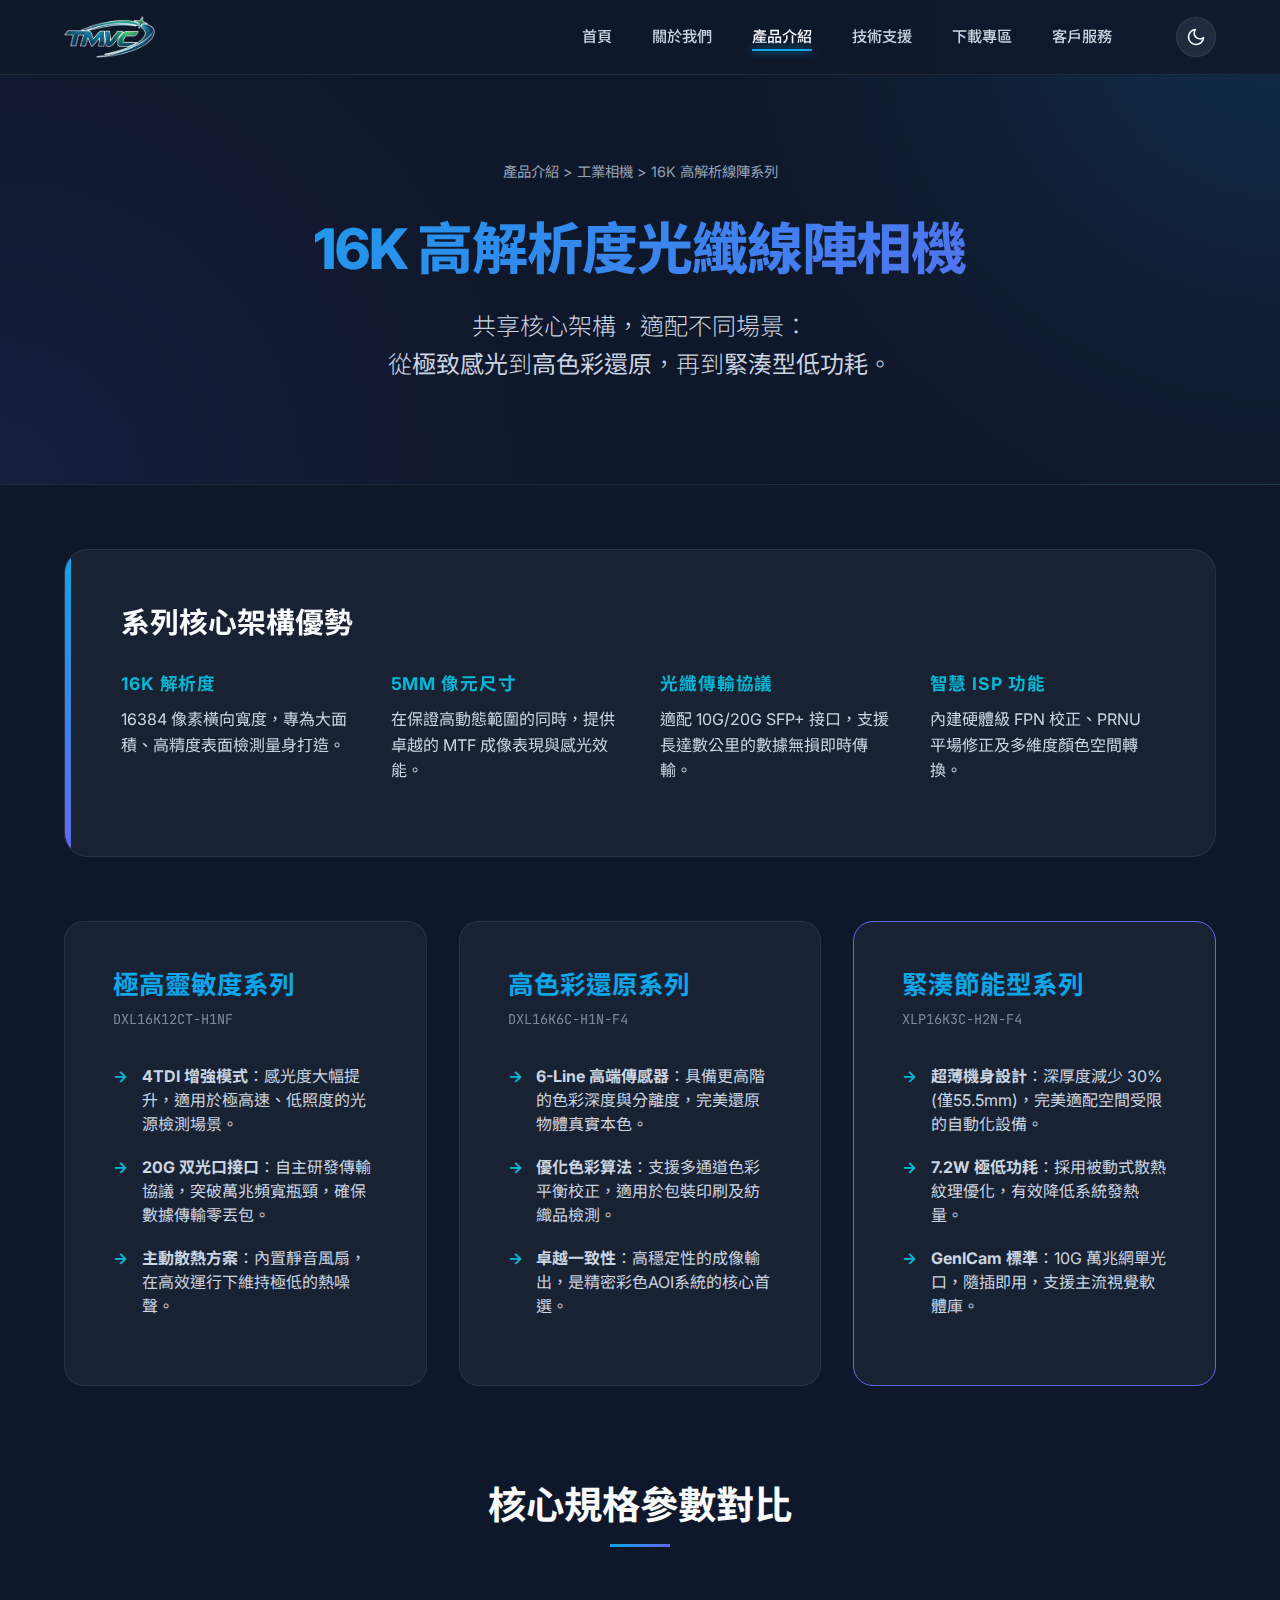
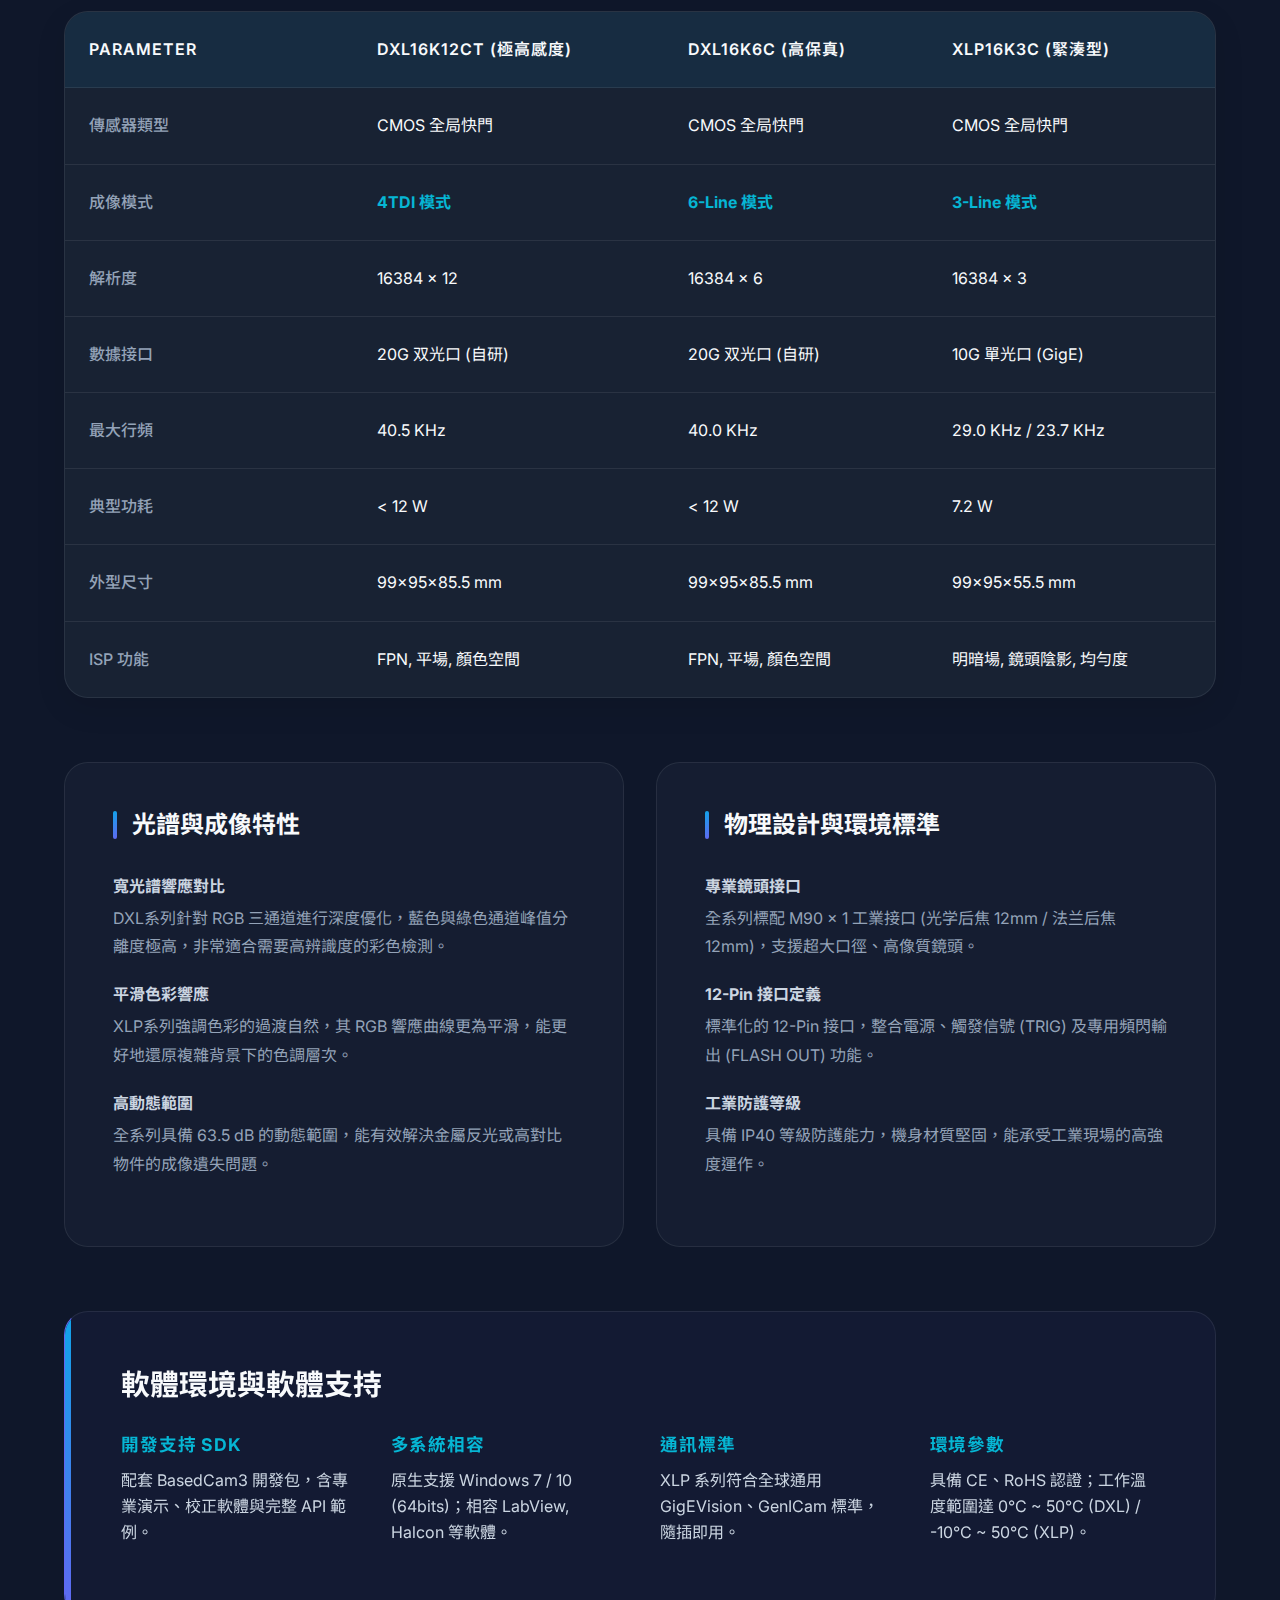
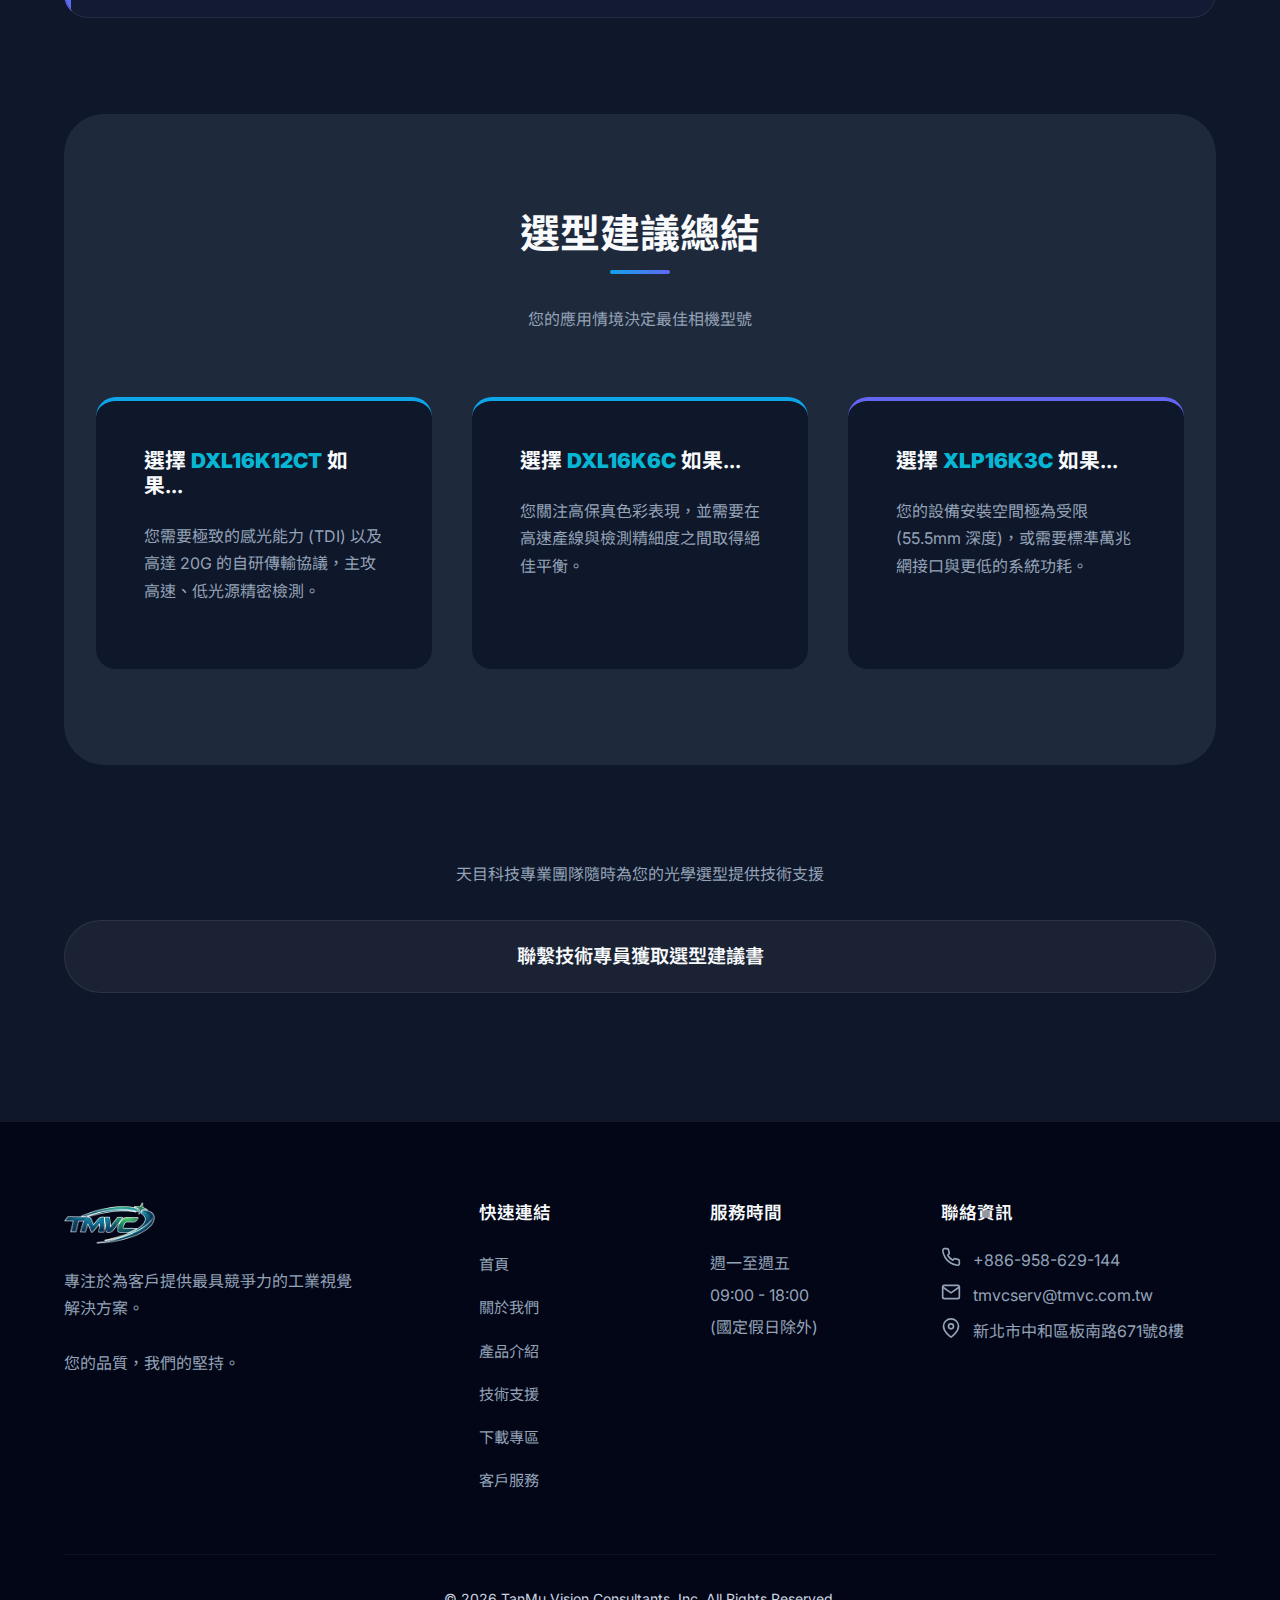
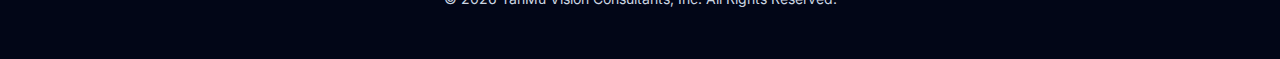
<file: cameras.html>
<!DOCTYPE html>
<html lang="zh-TW">

<head>
    <meta charset="UTF-8">
    <meta name="viewport" content="width=device-width, initial-scale=1.0">
    <title>16K 高解析度光纖線陣相機 | 天目科技</title>
    <meta name="description" content="天目科技 16K 高解析度光纖線陣相機系列 - 針對高速檢測與精密測量的工程選型指南。包含 DXL 與 XLP 系列，具備極高靈敏度與高色彩還原特性。">

    <!-- Google Fonts -->
    <link rel="preconnect" href="https://fonts.googleapis.com">
    <link rel="preconnect" href="https://fonts.gstatic.com" crossorigin>
    <link
        href="https://fonts.googleapis.com/css2?family=Noto+Sans+TC:wght@300;400;500;700&family=Inter:wght@400;500;600;700&family=JetBrains+Mono:wght@400;500&display=swap"
        rel="stylesheet">

    <link rel="stylesheet" href="styles.css">
    <link rel="stylesheet" href="products.css">
    <link rel="stylesheet" href="cameras.css">
    <script>
        (function () {
            const savedTheme = sessionStorage.getItem('theme') || 'dark';
            document.documentElement.setAttribute('data-theme', savedTheme);
        })();
    </script>
</head>

<body>

    <!-- Header -->
    <header id="mainHeader">
        <div class="container nav-container">
            <a href="index.html" class="logo">
                <img src="images/TMVC_Machine_Logo.png" alt="天目科技">
            </a>

            <div class="header-right" style="display: flex; align-items: center; gap: 2rem;">
                <nav id="navMenu">
                    <ul>
                        <li><a href="index.html">首頁</a></li>
                        <li><a href="about.html">關於我們</a></li>
                        <li><a href="products.html" class="active">產品介紹</a></li>
                        <li><a href="support.html">技術支援</a></li>
                        <li><a href="downloads.html">下載專區</a></li>
                        <li><a href="contact.html">客戶服務</a></li>
                    </ul>
                </nav>

                <div class="header-actions" style="display: flex; align-items: center; gap: 1rem;">
                    <button class="theme-toggle" id="themeToggle" title="切換亮/暗模式">
                        <svg class="moon-icon" xmlns="http://www.w3.org/2000/svg" width="20" height="20"
                            viewBox="0 0 24 24" fill="none" stroke="currentColor" stroke-width="2"
                            stroke-linecap="round" stroke-linejoin="round">
                            <path d="M21 12.79A9 9 0 1 1 11.21 3 7 7 0 0 0 21 12.79z"></path>
                        </svg>
                        <svg class="sun-icon" xmlns="http://www.w3.org/2000/svg" width="20" height="20"
                            viewBox="0 0 24 24" fill="none" stroke="currentColor" stroke-width="2"
                            stroke-linecap="round" stroke-linejoin="round">
                            <circle cx="12" cy="12" r="5"></circle>
                            <line x1="12" y1="1" x2="12" y2="3"></line>
                            <line x1="12" y1="21" x2="12" y2="23"></line>
                            <line x1="4.22" y1="4.22" x2="5.64" y2="5.64"></line>
                            <line x1="18.36" y1="18.36" x2="19.78" y2="19.78"></line>
                            <line x1="1" y1="12" x2="3" y2="12"></line>
                            <line x1="21" y1="12" x2="23" y2="12"></line>
                            <line x1="4.22" y1="19.78" x2="5.64" y2="18.36"></line>
                            <line x1="18.36" y1="5.64" x2="19.78" y2="4.22"></line>
                        </svg>
                    </button>

                    <button class="mobile-nav-toggle" id="mobileNavToggle" aria-label="切換選單">
                        <span></span>
                        <span></span>
                        <span></span>
                    </button>
                </div>
            </div>
        </div>
    </header>

    <!-- Mobile Nav Overlay -->
    <div class="nav-overlay" id="navOverlay"></div>


    <main>
        <!-- Hero Section -->
        <section class="camera-hero">
            <div class="container">
                <div class="breadcrumb" style="margin-bottom: 2rem; color: var(--text-gray); font-size: 0.9rem;">
                    <a href="products.html">產品介紹</a> > <a href="cameras.html">工業相機</a> > 16K 高解析線陣系列
                </div>
                <h1>16K 高解析度光纖線陣相機</h1>
                <p
                    style="font-size: 1.5rem; color: var(--text-dim); max-width: 900px; margin: 0 auto; line-height: 1.6; font-weight: 300;">
                    共享核心架構，適配不同場景：<br>
                    從<b>極致感光</b>到<b>高色彩還原</b>，再到<b>緊湊型低功耗</b>。
                </p>
            </div>
        </section>

        <section class="container">

            <!-- Core Tech -->
            <div class="architecture-box" style="margin-top: 4rem;">
                <h3>系列核心架構優勢</h3>
                <div class="architecture-grid">
                    <div class="arch-item">
                        <h4>16K 解析度</h4>
                        <p>16384 像素橫向寬度，專為大面積、高精度表面檢測量身打造。</p>
                    </div>
                    <div class="arch-item">
                        <h4>5µm 像元尺寸</h4>
                        <p>在保證高動態範圍的同時，提供卓越的 MTF 成像表現與感光效能。</p>
                    </div>
                    <div class="arch-item">
                        <h4>光纖傳輸協議</h4>
                        <p>適配 10G/20G SFP+ 接口，支援長達數公里的數據無損即時傳輸。</p>
                    </div>
                    <div class="arch-item">
                        <h4>智慧 ISP 功能</h4>
                        <p>內建硬體級 FPN 校正、PRNU 平場修正及多維度顏色空間轉換。</p>
                    </div>
                </div>
            </div>

            <!-- Features Cards -->
            <div class="feature-grid">
                <!-- TDI -->
                <article class="feature-card">
                    <h3>極高靈敏度系列</h3>
                    <div class="model-id">DXL16K12CT-H1NF</div>
                    <ul>
                        <li><b>4TDI 增強模式</b>：感光度大幅提升，適用於極高速、低照度的光源檢測場景。</li>
                        <li><b>20G 双光口接口</b>：自主研發傳輸協議，突破萬兆頻寬瓶頸，確保數據傳輸零丟包。</li>
                        <li><b>主動散熱方案</b>：內置靜音風扇，在高效運行下維持極低的熱噪聲。</li>
                    </ul>
                </article>

                <!-- Color -->
                <article class="feature-card">
                    <h3>高色彩還原系列</h3>
                    <div class="model-id">DXL16K6C-H1N-F4</div>
                    <ul>
                        <li><b>6-Line 高端傳感器</b>：具備更高階的色彩深度與分離度，完美還原物體真實本色。</li>
                        <li><b>優化色彩算法</b>：支援多通道色彩平衡校正，適用於包裝印刷及紡織品檢測。</li>
                        <li><b>卓越一致性</b>：高穩定性的成像輸出，是精密彩色AOI系統的核心首選。</li>
                    </ul>
                </article>

                <!-- Compact -->
                <article class="feature-card" style="border-color: var(--secondary);">
                    <h3>緊湊節能型系列</h3>
                    <div class="model-id">XLP16K3C-H2N-F4</div>
                    <ul>
                        <li><b>超薄機身設計</b>：深厚度減少 30% (僅55.5mm)，完美適配空間受限的自動化設備。</li>
                        <li><b>7.2W 極低功耗</b>：採用被動式散熱紋理優化，有效降低系統發熱量。</li>
                        <li><b>GenICam 標準</b>：10G 萬兆網單光口，隨插即用，支援主流視覺軟體庫。</li>
                    </ul>
                </article>
            </div>

            <!-- Specs Table -->
            <div class="section-header">
                <h2>核心規格參數對比</h2>
                <div style="width: 60px; height: 3px; background: var(--gradient-main); margin: 0 auto;"></div>
            </div>

            <div class="spec-container">
                <table class="spec-table">
                    <thead>
                        <tr>
                            <th>Parameter</th>
                            <th>DXL16K12CT (極高感度)</th>
                            <th>DXL16K6C (高保真)</th>
                            <th>XLP16K3C (緊湊型)</th>
                        </tr>
                    </thead>
                    <tbody>
                        <tr>
                            <td class="param-name">傳感器類型</td>
                            <td>CMOS 全局快門</td>
                            <td>CMOS 全局快門</td>
                            <td>CMOS 全局快門</td>
                        </tr>
                        <tr>
                            <td class="param-name">成像模式</td>
                            <td class="highlight-val">4TDI 模式</td>
                            <td class="highlight-val">6-Line 模式</td>
                            <td class="highlight-val">3-Line 模式</td>
                        </tr>
                        <tr>
                            <td class="param-name">解析度</td>
                            <td>16384 × 12</td>
                            <td>16384 × 6</td>
                            <td>16384 × 3</td>
                        </tr>
                        <tr>
                            <td class="param-name">數據接口</td>
                            <td>20G 双光口 (自研)</td>
                            <td>20G 双光口 (自研)</td>
                            <td>10G 單光口 (GigE)</td>
                        </tr>
                        <tr>
                            <td class="param-name">最大行頻</td>
                            <td>40.5 KHz</td>
                            <td>40.0 KHz</td>
                            <td>29.0 KHz / 23.7 KHz</td>
                        </tr>
                        <tr>
                            <td class="param-name">典型功耗</td>
                            <td>
                                < 12 W</td>
                            <td>
                                < 12 W</td>
                            <td>7.2 W</td>
                        </tr>
                        <tr>
                            <td class="param-name">外型尺寸</td>
                            <td>99x95x85.5 mm</td>
                            <td>99x95x85.5 mm</td>
                            <td>99x95x55.5 mm</td>
                        </tr>
                        <tr>
                            <td class="param-name">ISP 功能</td>
                            <td>FPN, 平場, 顏色空間</td>
                            <td>FPN, 平場, 顏色空間</td>
                            <td>明暗場, 鏡頭陰影, 均勻度</td>
                        </tr>
                    </tbody>
                </table>
            </div>

            <!-- Optical & Mechanical -->
            <div class="info-grid">
                <div class="info-card">
                    <h3>光譜與成像特性</h3>
                    <ul class="info-list">
                        <li>
                            <b>寬光譜響應對比</b>
                            DXL系列針對 RGB 三通道進行深度優化，藍色與綠色通道峰值分離度極高，非常適合需要高辨識度的彩色檢測。
                        </li>
                        <li>
                            <b>平滑色彩響應</b>
                            XLP系列強調色彩的過渡自然，其 RGB 響應曲線更為平滑，能更好地還原複雜背景下的色調層次。
                        </li>
                        <li>
                            <b>高動態範圍</b>
                            全系列具備 63.5 dB 的動態範圍，能有效解決金屬反光或高對比物件的成像遺失問題。
                        </li>
                    </ul>
                </div>

                <div class="info-card">
                    <h3>物理設計與環境標準</h3>
                    <ul class="info-list">
                        <li>
                            <b>專業鏡頭接口</b>
                            全系列標配 M90 × 1 工業接口 (光学后焦 12mm / 法兰后焦 12mm)，支援超大口徑、高像質鏡頭。
                        </li>
                        <li>
                            <b>12-Pin 接口定義</b>
                            標準化的 12-Pin 接口，整合電源、觸發信號 (TRIG) 及專用頻閃輸出 (FLASH OUT) 功能。
                        </li>
                        <li>
                            <b>工業防護等級</b>
                            具備 IP40 等級防護能力，機身材質堅固，能承受工業現場的高強度運作。
                        </li>
                    </ul>
                </div>
            </div>

            <!-- Software section -->
            <div class="architecture-box"
                style="border-left-color: var(--secondary); background: rgba(99, 102, 241, 0.05);">
                <h3>軟體環境與軟體支持</h3>
                <div class="architecture-grid">
                    <div class="arch-item">
                        <h4>開發支持 SDK</h4>
                        <p>配套 BasedCam3 開發包，含專業演示、校正軟體與完整 API 範例。</p>
                    </div>
                    <div class="arch-item">
                        <h4>多系統相容</h4>
                        <p>原生支援 Windows 7 / 10 (64bits)；相容 LabView, Halcon 等軟體。</p>
                    </div>
                    <div class="arch-item">
                        <h4>通訊標準</h4>
                        <p>XLP 系列符合全球通用 GigEVision、GenICam 標準，隨插即用。</p>
                    </div>
                    <div class="arch-item">
                        <h4>環境參數</h4>
                        <p>具備 CE、RoHS 認證；工作溫度範圍達 0°C ~ 50°C (DXL) / -10°C ~ 50°C (XLP)。</p>
                    </div>
                </div>
            </div>

            <!-- Selection Guide -->
            <div class="guide-section">
                <h2 class="section-title text-center" style="display:block;">選型建議總結</h2>
                <p style="text-align:center; color: var(--text-gray); margin-top: -2rem;">您的應用情境決定最佳相機型號</p>
                <div class="guide-grid">
                    <div class="guide-card">
                        <h4>選擇 <strong>DXL16K12CT</strong> 如果...</h4>
                        <p>您需要極致的感光能力 (TDI) 以及高達 20G 的自研傳輸協議，主攻高速、低光源精密檢測。</p>
                    </div>
                    <div class="guide-card">
                        <h4>選擇 <strong>DXL16K6C</strong> 如果...</h4>
                        <p>您關注高保真色彩表現，並需要在高速產線與檢測精細度之間取得絕佳平衡。</p>
                    </div>
                    <div class="guide-card" style="border-top-color: var(--secondary);">
                        <h4>選擇 <strong>XLP16K3C</strong> 如果...</h4>
                        <p>您的設備安裝空間極為受限 (55.5mm 深度)，或需要標準萬兆網接口與更低的系統功耗。</p>
                    </div>
                </div>
            </div>

            <!-- CTA -->
            <div style="text-align: center; margin-bottom: 8rem;">
                <p style="color: var(--text-gray); margin-bottom: 2rem;">天目科技專業團隊隨時為您的光學選型提供技術支援</p>
                <a href="contact.html" class="btn-card"
                    style="padding: 1.2rem 4rem; font-size: 1.2rem; border-radius: 50px;">
                    聯繫技術專員獲取選型建議書
                </a>
            </div>
        </section>
    </main>

    <!-- Footer -->
    <footer>
        <div class="container">
            <div class="footer-grid">
                <div class="footer-col">
                    <div class="logo" style="margin-bottom: 1.5rem;">
                        <img src="images/TMVC_Machine_Logo.png" alt="天目科技">
                    </div>
                    <p style="color: var(--text-gray); max-width: 300px;">
                        專注於為客戶提供最具競爭力的工業視覺解決方案。
                        <br><br>
                        您的品質，我們的堅持。
                    </p>
                </div>

                <div class="footer-col">
                    <h4>快速連結</h4>
                    <ul style="line-height: 2.2;">
                        <li><a href="index.html" style="color: var(--text-gray);">首頁</a></li>
                        <li><a href="about.html" style="color: var(--text-gray);">關於我們</a></li>
                        <li><a href="products.html" style="color: var(--text-gray);">產品介紹</a></li>
                        <li><a href="support.html" style="color: var(--text-gray);">技術支援</a></li>
                        <li><a href="downloads.html" style="color: var(--text-gray);">下載專區</a></li>
                        <li><a href="contact.html" style="color: var(--text-gray);">客戶服務</a></li>
                    </ul>
                </div>

                <div class="footer-col">
                    <h4>服務時間</h4>
                    <p style="color: var(--text-gray); line-height: 2;">
                        週一至週五<br>
                        09:00 - 18:00<br>
                        (國定假日除外)
                    </p>
                </div>

                <div class="footer-col">
                    <h4>聯絡資訊</h4>
                    <ul class="contact-list">
                        <li>
                            <svg xmlns="http://www.w3.org/2000/svg" width="20" height="20" viewBox="0 0 24 24"
                                fill="none" stroke="currentColor" stroke-width="2" stroke-linecap="round"
                                stroke-linejoin="round">
                                <path
                                    d="M22 16.92v3a2 2 0 0 1-2.18 2 19.79 19.79 0 0 1-8.63-3.07 19.5 19.5 0 0 1-6-6 19.79 19.79 0 0 1-3.07-8.67A2 2 0 0 1 4.11 2h3a2 2 0 0 1 2 1.72 12.84 12.84 0 0 0 .7 2.81 2 2 0 0 1-.45 2.11L8.09 9.91a16 16 0 0 0 6 6l1.27-1.27a2 2 0 0 1 2.11-.45 12.84 12.84 0 0 0 2.81.7A2 2 0 0 1 22 16.92z">
                                </path>
                            </svg>
                            <span>+886-958-629-144</span>
                        </li>
                        <li>
                            <svg xmlns="http://www.w3.org/2000/svg" width="20" height="20" viewBox="0 0 24 24"
                                fill="none" stroke="currentColor" stroke-width="2" stroke-linecap="round"
                                stroke-linejoin="round">
                                <path d="M4 4h16c1.1 0 2 .9 2 2v12c0 1.1-.9 2-2 2H4c-1.1 0-2-.9-2-2V6c0-1.1.9-2 2-2z">
                                </path>
                                <polyline points="22,6 12,13 2,6"></polyline>
                            </svg>
                            <span>tmvcserv@tmvc.com.tw</span>
                        </li>
                        <li>
                            <svg xmlns="http://www.w3.org/2000/svg" width="20" height="20" viewBox="0 0 24 24"
                                fill="none" stroke="currentColor" stroke-width="2" stroke-linecap="round"
                                stroke-linejoin="round">
                                <path d="M21 10c0 7-9 13-9 13s-9-6-9-13a9 9 0 0 1 18 0z"></path>
                                <circle cx="12" cy="10" r="3"></circle>
                            </svg>
                            <span>新北市中和區板南路671號8樓</span>
                        </li>
                    </ul>
                </div>
            </div>
            <div class="copyright">
                <p>&copy; 2026 TanMu Vision Consultants, Inc. All Rights Reserved.</p>
            </div>
        </div>
    </footer>

    <script>
        // 主題切換邏輯
        const themeToggle = document.getElementById('themeToggle');
        themeToggle.addEventListener('click', () => {
            const currentTheme = document.documentElement.getAttribute('data-theme');
            const newTheme = currentTheme === 'dark' ? 'light' : 'dark';
            document.documentElement.setAttribute('data-theme', newTheme);
            sessionStorage.setItem('theme', newTheme);
        });

        // 滾動行為邏輯 (Hide/Show Header)
        const header = document.getElementById('mainHeader');
        let lastScroll = 0;
        const scrollThreshold = 100;

        window.addEventListener('scroll', () => {
            const currentScroll = window.pageYOffset;

            if (currentScroll <= 0) {
                header.classList.remove('header-hidden');
                header.classList.remove('header-scrolled');
                return;
            }

            if (currentScroll > scrollThreshold) {
                header.classList.add('header-scrolled');
            } else {
                header.classList.remove('header-scrolled');
            }

            if (currentScroll > lastScroll && !document.body.classList.contains('nav-active')) {
                header.classList.add('header-hidden');
            } else {
                header.classList.remove('header-hidden');
            }
            lastScroll = currentScroll;
        });

        // 行動版選單切換
        const mobileNavToggle = document.getElementById('mobileNavToggle');
        const navOverlay = document.getElementById('navOverlay');
        const navLinks = document.querySelectorAll('#navMenu a');

        const toggleNav = () => {
            document.body.classList.toggle('nav-active');
        };

        mobileNavToggle.addEventListener('click', toggleNav);
        navOverlay.addEventListener('click', toggleNav);

        navLinks.forEach(link => {
            link.addEventListener('click', () => {
                document.body.classList.remove('nav-active');
            });
        });
    </script>
</body>

</html>
</file>
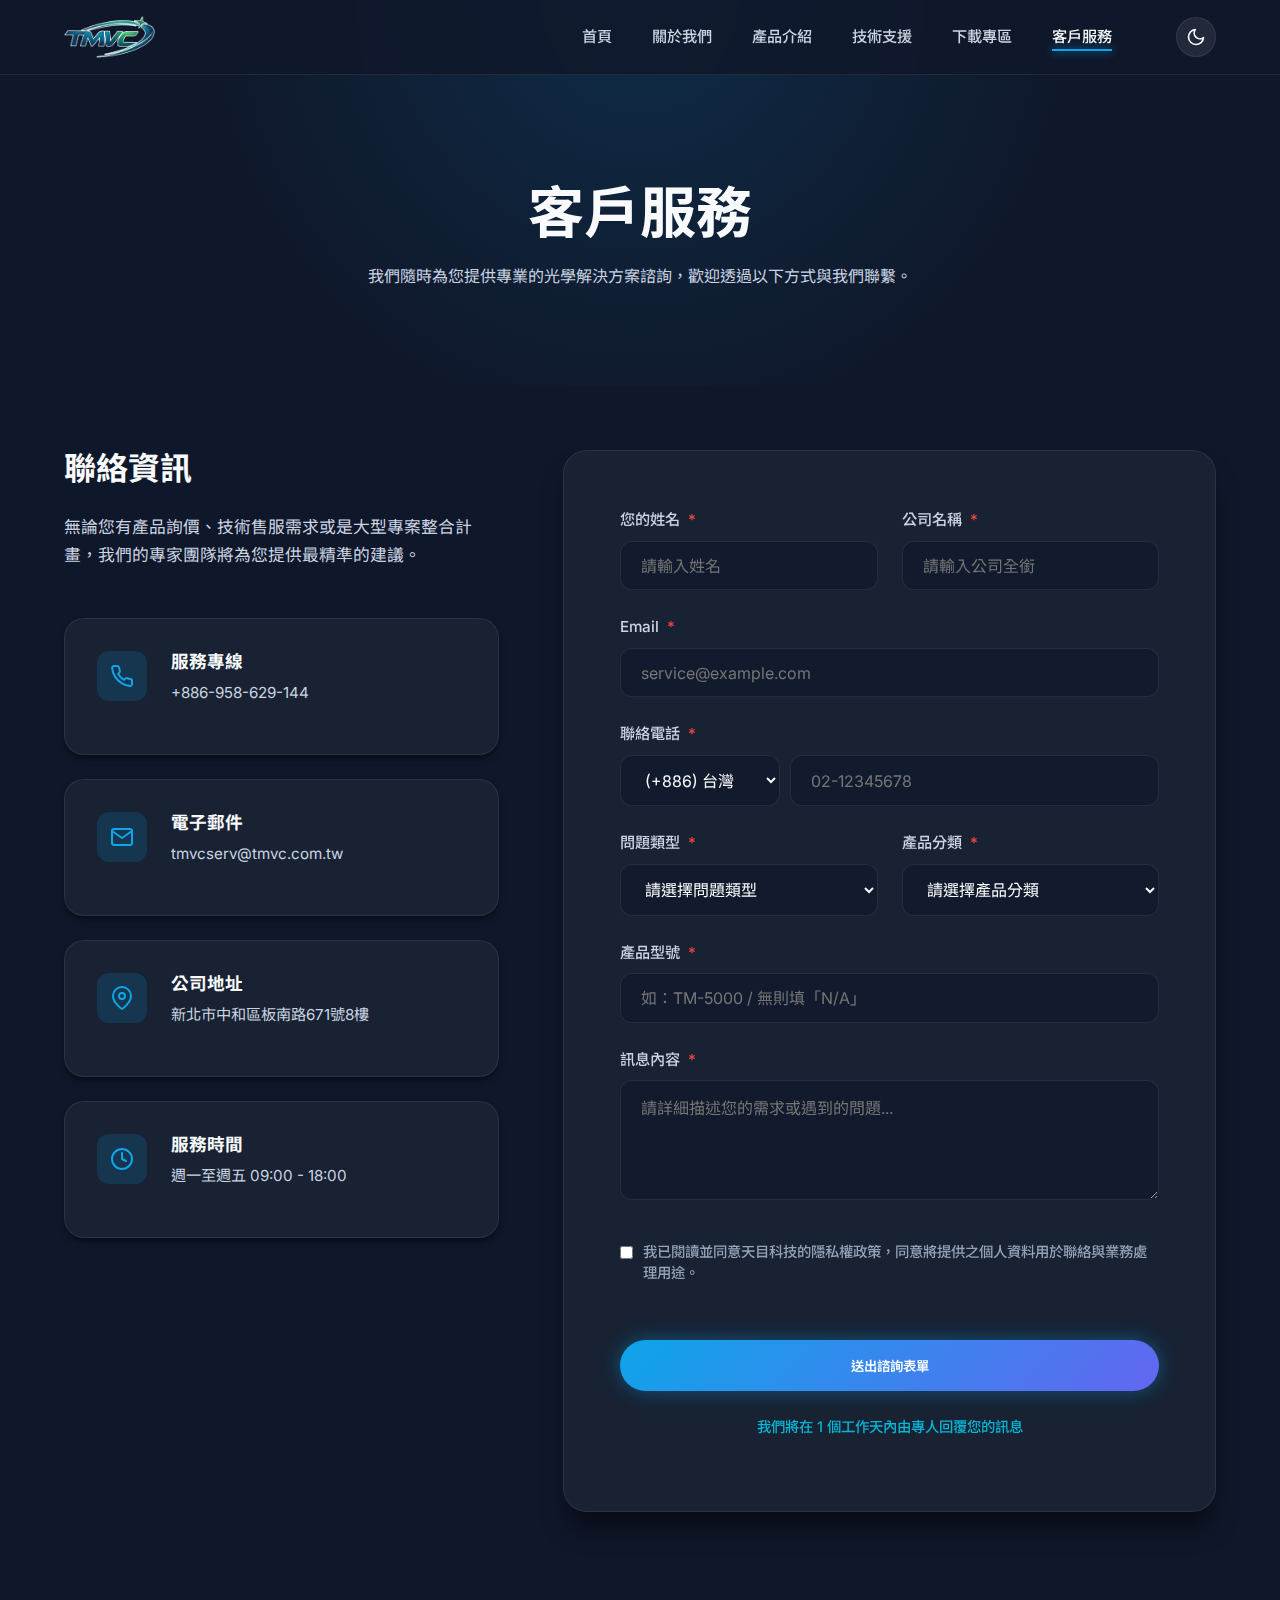
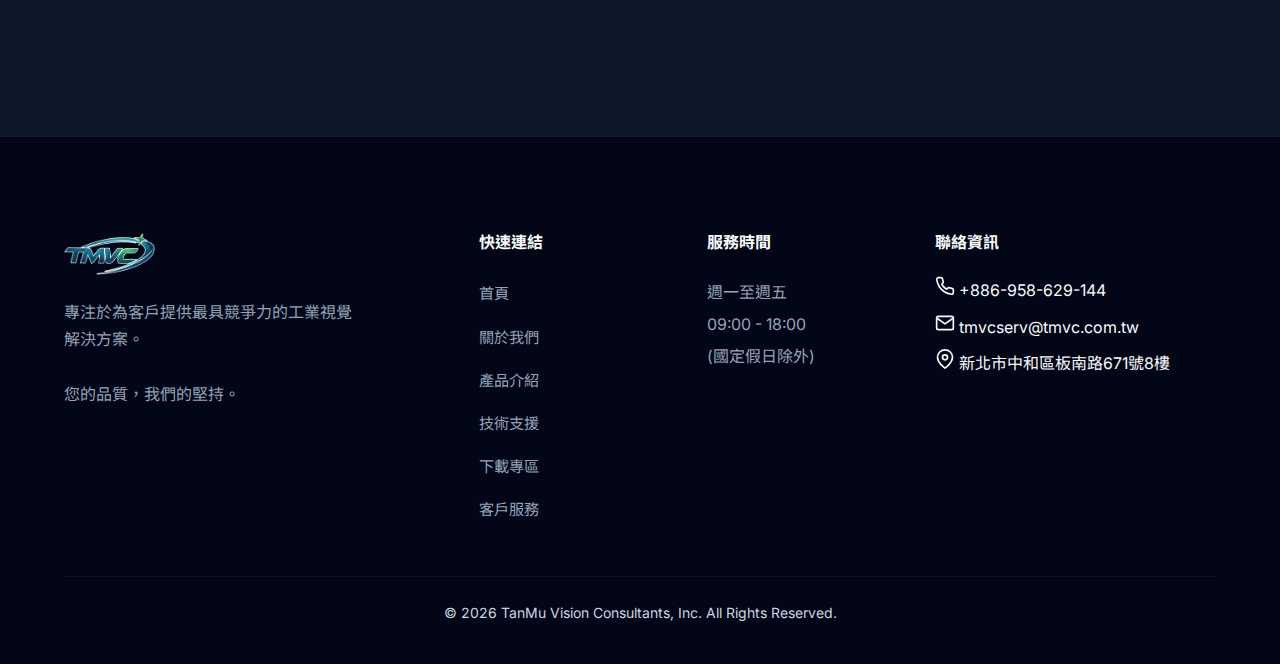
<file: contact.html>
<!DOCTYPE html>
<html lang="zh-TW">

<head>
    <meta charset="UTF-8">
    <meta name="viewport" content="width=device-width, initial-scale=1.0">
    <title>客戶服務 | 天目科技</title>
    <meta name="description" content="天目科技客戶服務與聯絡我們 - 詢價、技術問題或專案合作。">

    <!-- Google Fonts -->
    <link rel="preconnect" href="https://fonts.googleapis.com">
    <link rel="preconnect" href="https://fonts.gstatic.com" crossorigin>
    <link
        href="https://fonts.googleapis.com/css2?family=Noto+Sans+TC:wght@300;400;500;700&family=Inter:wght@400;500;600;700&display=swap"
        rel="stylesheet">

    <link rel="stylesheet" href="styles.css">
    <link rel="stylesheet" href="contact.css">
    <script>
        // 執行在 DOM 載入前，避免閃爍 (Flash of unstyled content)
        (function () {
            const savedTheme = sessionStorage.getItem('theme') || 'dark';
            document.documentElement.setAttribute('data-theme', savedTheme);
        })();
    </script>
</head>

<body>

    <!-- Header -->
    <header id="mainHeader">
        <div class="container nav-container">
            <a href="index.html" class="logo">
                <img src="images/TMVC_Machine_Logo.png" alt="天目科技">
            </a>

            <div class="header-right" style="display: flex; align-items: center; gap: 2rem;">
                <nav id="navMenu">
                    <ul>
                        <li><a href="index.html">首頁</a></li>
                        <li><a href="about.html">關於我們</a></li>
                        <li><a href="products.html">產品介紹</a></li>
                        <li><a href="support.html">技術支援</a></li>
                        <li><a href="downloads.html">下載專區</a></li>
                        <li><a href="contact.html" class="active">客戶服務</a></li>
                    </ul>
                </nav>

                <div class="header-actions" style="display: flex; align-items: center; gap: 1rem;">
                    <button class="theme-toggle" id="themeToggle" title="切換亮/暗模式">
                        <svg class="moon-icon" xmlns="http://www.w3.org/2000/svg" width="20" height="20"
                            viewBox="0 0 24 24" fill="none" stroke="currentColor" stroke-width="2"
                            stroke-linecap="round" stroke-linejoin="round">
                            <path d="M21 12.79A9 9 0 1 1 11.21 3 7 7 0 0 0 21 12.79z"></path>
                        </svg>
                        <svg class="sun-icon" xmlns="http://www.w3.org/2000/svg" width="20" height="20"
                            viewBox="0 0 24 24" fill="none" stroke="currentColor" stroke-width="2"
                            stroke-linecap="round" stroke-linejoin="round">
                            <circle cx="12" cy="12" r="5"></circle>
                            <line x1="12" y1="1" x2="12" y2="3"></line>
                            <line x1="12" y1="21" x2="12" y2="23"></line>
                            <line x1="4.22" y1="4.22" x2="5.64" y2="5.64"></line>
                            <line x1="18.36" y1="18.36" x2="19.78" y2="19.78"></line>
                            <line x1="1" y1="12" x2="3" y2="12"></line>
                            <line x1="21" y1="12" x2="23" y2="12"></line>
                            <line x1="4.22" y1="19.78" x2="5.64" y2="18.36"></line>
                            <line x1="18.36" y1="5.64" x2="19.78" y2="4.22"></line>
                        </svg>
                    </button>

                    <button class="mobile-nav-toggle" id="mobileNavToggle" aria-label="切換選單">
                        <span></span>
                        <span></span>
                        <span></span>
                    </button>
                </div>
            </div>
        </div>
    </header>

    <!-- Mobile Nav Overlay -->
    <div class="nav-overlay" id="navOverlay"></div>


    <!-- Main Content -->
    <main>
        <!-- Page Hero -->
        <section class="page-hero">
            <div class="container">
                <h1>客戶服務</h1>
                <p>我們隨時為您提供專業的光學解決方案諮詢，歡迎透過以下方式與我們聯繫。</p>
            </div>
        </section>

        <section class="container">
            <div class="contact-grid">
                <!-- Left: Info -->
                <div class="info-section">
                    <h2>聯絡資訊</h2>
                    <p class="info-desc">無論您有產品詢價、技術售服需求或是大型專案整合計畫，我們的專家團隊將為您提供最精準的建議。</p>

                    <div class="contact-card-list">
                        <div class="contact-card">
                            <div class="icon-box">
                                <svg xmlns="http://www.w3.org/2000/svg" width="24" height="24" viewBox="0 0 24 24"
                                    fill="none" stroke="currentColor" stroke-width="2" stroke-linecap="round"
                                    stroke-linejoin="round">
                                    <path
                                        d="M22 16.92v3a2 2 0 0 1-2.18 2 19.79 19.79 0 0 1-8.63-3.07 19.5 19.5 0 0 1-6-6 19.79 19.79 0 0 1-3.07-8.67A2 2 0 0 1 4.11 2h3a2 2 0 0 1 2 1.72 12.84 12.84 0 0 0 .7 2.81 2 2 0 0 1-.45 2.11L8.09 9.91a16 16 0 0 0 6 6l1.27-1.27a2 2 0 0 1 2.11-.45 12.84 12.84 0 0 0 2.81.7A2 2 0 0 1 22 16.92z">
                                    </path>
                                </svg>
                            </div>
                            <div class="card-content">
                                <h4>服務專線</h4>
                                <p>+886-958-629-144</p>
                            </div>
                        </div>

                        <div class="contact-card">
                            <div class="icon-box">
                                <svg xmlns="http://www.w3.org/2000/svg" width="24" height="24" viewBox="0 0 24 24"
                                    fill="none" stroke="currentColor" stroke-width="2" stroke-linecap="round"
                                    stroke-linejoin="round">
                                    <path
                                        d="M4 4h16c1.1 0 2 .9 2 2v12c0 1.1-.9 2-2 2H4c-1.1 0-2-.9-2-2V6c0-1.1.9-2 2-2z">
                                    </path>
                                    <polyline points="22,6 12,13 2,6"></polyline>
                                </svg>
                            </div>
                            <div class="card-content">
                                <h4>電子郵件</h4>
                                <p>tmvcserv@tmvc.com.tw</p>
                            </div>
                        </div>

                        <div class="contact-card">
                            <div class="icon-box">
                                <svg xmlns="http://www.w3.org/2000/svg" width="24" height="24" viewBox="0 0 24 24"
                                    fill="none" stroke="currentColor" stroke-width="2" stroke-linecap="round"
                                    stroke-linejoin="round">
                                    <path d="M21 10c0 7-9 13-9 13s-9-6-9-13a9 9 0 0 1 18 0z"></path>
                                    <circle cx="12" cy="10" r="3"></circle>
                                </svg>
                            </div>
                            <div class="card-content">
                                <h4>公司地址</h4>
                                <p>新北市中和區板南路671號8樓</p>
                            </div>
                        </div>

                        <div class="contact-card">
                            <div class="icon-box">
                                <svg xmlns="http://www.w3.org/2000/svg" width="24" height="24" viewBox="0 0 24 24"
                                    fill="none" stroke="currentColor" stroke-width="2" stroke-linecap="round"
                                    stroke-linejoin="round">
                                    <circle cx="12" cy="12" r="10"></circle>
                                    <polyline points="12 6 12 12 16 14"></polyline>
                                </svg>
                            </div>
                            <div class="card-content">
                                <h4>服務時間</h4>
                                <p>週一至週五 09:00 - 18:00</p>
                            </div>
                        </div>
                    </div>
                </div>

                <!-- Right: Form -->
                <div class="form-section">
                    <!-- 使用 Formspree 靜態表單服務來發送郵件 -->
                    <!-- 注意：目前已更換為 Formspree 正式 ID：xaqopqpa 接收郵件 -->
                    <form id="contactForm" action="https://formspree.io/f/xaqopqpa" method="post">
                        <!-- 隱藏欄位：自定義郵件主題 -->
                        <input type="hidden" name="_subject" value="來自TMVC官網的新客戶諮詢">

                        <div class="form-row">
                            <div class="form-group">
                                <label for="name">您的姓名 <span>*</span></label>
                                <input type="text" id="name" name="name" required placeholder="請輸入姓名">
                            </div>
                            <div class="form-group">
                                <label for="company">公司名稱 <span>*</span></label>
                                <input type="text" id="company" name="company" required placeholder="請輸入公司全銜">
                            </div>
                        </div>

                        <div class="form-group">
                            <label for="email">Email <span>*</span></label>
                            <input type="email" id="email" name="email" required placeholder="service@example.com">
                        </div>

                        <div class="form-group">
                            <label for="tel">聯絡電話 <span>*</span></label>
                            <div class="phone-input-container">
                                <select id="country_code" name="country_code" required>
                                    <option value="+886" selected>(+886) 台灣</option>
                                    <option value="+86">(+86) 中國</option>
                                    <option value="+852">(+852) 香港</option>
                                    <option value="+853">(+853) 澳門</option>
                                    <option value="+1">(+1) 美國/加拿大</option>
                                    <option value="+44">(+44) 英國</option>
                                    <option value="+49">(+49) 德國</option>
                                    <option value="+60">(+60) 馬來西亞</option>
                                    <option value="+61">(+61) 澳洲</option>
                                    <option value="+65">(+65) 新加坡</option>
                                    <option value="+66">(+66) 泰國</option>
                                    <option value="+81">(+81) 日本</option>
                                    <option value="+82">(+82) 韓國</option>
                                    <option value="+84">(+84) 越南</option>
                                </select>
                                <input type="tel" id="tel" name="tel" required placeholder="02-12345678">
                            </div>
                        </div>

                        <div class="form-row">
                            <div class="form-group">
                                <label for="q_type">問題類型 <span>*</span></label>
                                <select id="q_type" name="q_type" required>
                                    <option value="" disabled selected>請選擇問題類型</option>
                                    <option value="quote">產品詢價</option>
                                    <option value="support">技術支援</option>
                                    <option value="project">專案合作</option>
                                    <option value="other">其他諮詢</option>
                                </select>
                            </div>
                            <div class="form-group">
                                <label for="p_cat">產品分類 <span>*</span></label>
                                <select id="p_cat" name="p_cat" required>
                                    <option value="" disabled selected>請選擇產品分類</option>
                                    <!-- <option value="camera">工業相機</option> -->
                                    <option value="instrument">量測儀器</option>
                                    <option value="software">AI 影像檢測軟體</option>
                                    <option value="service">專案設計服務</option>
                                    <option value="other">其他</option>
                                </select>
                            </div>
                        </div>

                        <div class="form-group">
                            <label for="p_model">產品型號 <span>*</span></label>
                            <input type="text" id="p_model" name="p_model" required placeholder="如：TM-5000 / 無則填「N/A」">
                        </div>

                        <div class="form-group">
                            <label for="message">訊息內容 <span>*</span></label>
                            <textarea id="message" name="message" required placeholder="請詳細描述您的需求或遇到的問題..."></textarea>
                        </div>

                        <div class="privacy-row">
                            <input type="checkbox" id="privacy" name="privacy" required>
                            <label for="privacy" class="privacy-text">
                                我已閱讀並同意天目科技的隱私權政策，同意將提供之個人資料用於聯絡與業務處理用途。
                            </label>
                        </div>

                        <button type="submit" class="btn btn-primary btn-submit" id="submitBtn">送出諮詢表單</button>
                        <p class="response-commitment">我們將在 1 個工作天內由專人回覆您的訊息</p>

                        <!-- 提交狀態提示 -->
                        <div id="formStatus"
                            style="margin-top: 1.5rem; padding: 1rem; border-radius: 10px; display: none;"></div>
                    </form>
                </div>
            </div>
        </section>
    </main>

    <!-- Footer -->
    <footer>
        <div class="container">
            <div class="footer-grid">
                <div class="footer-col">
                    <div class="logo" style="margin-bottom: 1.5rem;">
                        <img src="images/TMVC_Machine_Logo.png" alt="天目科技">
                    </div>
                    <p style="color: var(--text-gray); max-width: 300px;">
                        專注於為客戶提供最具競爭力的工業視覺解決方案。
                        <br><br>
                        您的品質，我們的堅持。
                    </p>
                </div>

                <div class="footer-col">
                    <h4>快速連結</h4>
                    <ul style="line-height: 2.2;">
                        <li><a href="index.html" style="color: var(--text-gray);">首頁</a></li>
                        <li><a href="about.html" style="color: var(--text-gray);">關於我們</a></li>
                        <li><a href="products.html" style="color: var(--text-gray);">產品介紹</a></li>
                        <li><a href="support.html" style="color: var(--text-gray);">技術支援</a></li>
                        <li><a href="downloads.html" style="color: var(--text-gray);">下載專區</a></li>
                        <li><a href="contact.html" style="color: var(--text-gray);">客戶服務</a></li>
                    </ul>
                </div>

                <div class="footer-col">
                    <h4>服務時間</h4>
                    <p style="color: var(--text-gray); line-height: 2;">
                        週一至週五<br>
                        09:00 - 18:00<br>
                        (國定假日除外)
                    </p>
                </div>

                <div class="footer-col">
                    <h4>聯絡資訊</h4>
                    <ul class="contact-list">
                        <li>
                            <svg xmlns="http://www.w3.org/2000/svg" width="20" height="20" viewBox="0 0 24 24"
                                fill="none" stroke="currentColor" stroke-width="2" stroke-linecap="round"
                                stroke-linejoin="round">
                                <path
                                    d="M22 16.92v3a2 2 0 0 1-2.18 2 19.79 19.79 0 0 1-8.63-3.07 19.5 19.5 0 0 1-6-6 19.79 19.79 0 0 1-3.07-8.67A2 2 0 0 1 4.11 2h3a2 2 0 0 1 2 1.72 12.84 12.84 0 0 0 .7 2.81 2 2 0 0 1-.45 2.11L8.09 9.91a16 16 0 0 0 6 6l1.27-1.27a2 2 0 0 1 2.11-.45 12.84 12.84 0 0 0 2.81.7A2 2 0 0 1 22 16.92z">
                                </path>
                            </svg>
                            <span>+886-958-629-144</span>
                        </li>
                        <li>
                            <svg xmlns="http://www.w3.org/2000/svg" width="20" height="20" viewBox="0 0 24 24"
                                fill="none" stroke="currentColor" stroke-width="2" stroke-linecap="round"
                                stroke-linejoin="round">
                                <path d="M4 4h16c1.1 0 2 .9 2 2v12c0 1.1-.9 2-2 2H4c-1.1 0-2-.9-2-2V6c0-1.1.9-2 2-2z">
                                </path>
                                <polyline points="22,6 12,13 2,6"></polyline>
                            </svg>
                            <span>tmvcserv@tmvc.com.tw</span>
                        </li>
                        <li>
                            <svg xmlns="http://www.w3.org/2000/svg" width="20" height="20" viewBox="0 0 24 24"
                                fill="none" stroke="currentColor" stroke-width="2" stroke-linecap="round"
                                stroke-linejoin="round">
                                <path d="M21 10c0 7-9 13-9 13s-9-6-9-13a9 9 0 0 1 18 0z"></path>
                                <circle cx="12" cy="10" r="3"></circle>
                            </svg>
                            <span>新北市中和區板南路671號8樓</span>
                        </li>
                    </ul>
                </div>
            </div>
            <div class="copyright">
                <p>&copy; 2026 TanMu Vision Consultants, Inc. All Rights Reserved.</p>
            </div>
        </div>
    </footer>

    <script>
        // 主題切換邏輯
        const themeToggle = document.getElementById('themeToggle');
        themeToggle.addEventListener('click', () => {
            const currentTheme = document.documentElement.getAttribute('data-theme');
            const newTheme = currentTheme === 'dark' ? 'light' : 'dark';

            document.documentElement.setAttribute('data-theme', newTheme);
            sessionStorage.setItem('theme', newTheme);
        });

        // 滾動行為邏輯 (Hide/Show Header)
        const header = document.getElementById('mainHeader');
        let lastScroll = 0;
        const scrollThreshold = 100;

        window.addEventListener('scroll', () => {
            const currentScroll = window.pageYOffset;

            // 處理 Header 隱藏/展開
            if (currentScroll <= 0) {
                header.classList.remove('header-hidden');
                header.classList.remove('header-scrolled');
                return;
            }

            if (currentScroll > scrollThreshold) {
                header.classList.add('header-scrolled');
            } else {
                header.classList.remove('header-scrolled');
            }

            if (currentScroll > lastScroll && !document.body.classList.contains('nav-active')) {
                // 向下滑動且選單沒開啟 = 隱藏
                header.classList.add('header-hidden');
            } else {
                // 向上滑動 = 展開
                header.classList.remove('header-hidden');
            }
            lastScroll = currentScroll;
        });

        // 行動版選單切換
        const mobileNavToggle = document.getElementById('mobileNavToggle');
        const navOverlay = document.getElementById('navOverlay');
        const navLinks = document.querySelectorAll('#navMenu a');

        const toggleNav = () => {
            document.body.classList.toggle('nav-active');
        };

        mobileNavToggle.addEventListener('click', toggleNav);
        navOverlay.addEventListener('click', toggleNav);

        // 點擊連結後關閉選單
        navLinks.forEach(link => {
            link.addEventListener('click', () => {
                document.body.classList.remove('nav-active');
            });
        });

        const form = document.getElementById('contactForm');
        const status = document.getElementById('formStatus');
        const submitBtn = document.getElementById('submitBtn');

        form.onsubmit = async (e) => {
            e.preventDefault();

            // 表單已配置正確的接收信箱或 ID


            submitBtn.disabled = true;
            submitBtn.innerText = '正在送出...';

            status.style.display = 'block';
            status.style.background = 'rgba(14, 165, 233, 0.1)';
            status.style.color = 'var(--text-dim)';
            status.innerText = '正在傳送您的訊息，請稍候...';

            const formData = new FormData(form);

            try {
                const response = await fetch(form.action, {
                    method: 'POST',
                    body: formData,
                    headers: {
                        'Accept': 'application/json'
                    }
                });

                if (response.ok) {
                    status.style.background = 'rgba(16, 185, 129, 0.2)';
                    status.style.color = '#6ee7b7';
                    status.innerText = '感謝您的來信！我們已收到您的諮詢，將儘快處理。';
                    form.reset();
                    submitBtn.innerText = '送出成功';
                } else {
                    const data = await response.json();
                    throw new Error(data.error || '傳送失敗');
                }
            } catch (error) {
                status.style.background = 'rgba(239, 68, 68, 0.2)';
                status.style.color = '#fca5a5';

                let errorMsg = error.message;
                if (errorMsg.includes("isn't set up yet")) {
                    errorMsg = '表單尚未啟用。請務必至 tmvcserv@tmvc.com.tw 收取 Formspree 的確認信並點擊「Activate Form」按鈕。';
                }

                status.innerText = '抱歉，發生錯誤：' + errorMsg + '。請稍後再試，或直接來信 tmvcserv@tmvc.com.tw';
                submitBtn.disabled = false;
                submitBtn.innerText = '重新送出';
            }
        };
    </script>
</body>

</html>
</file>
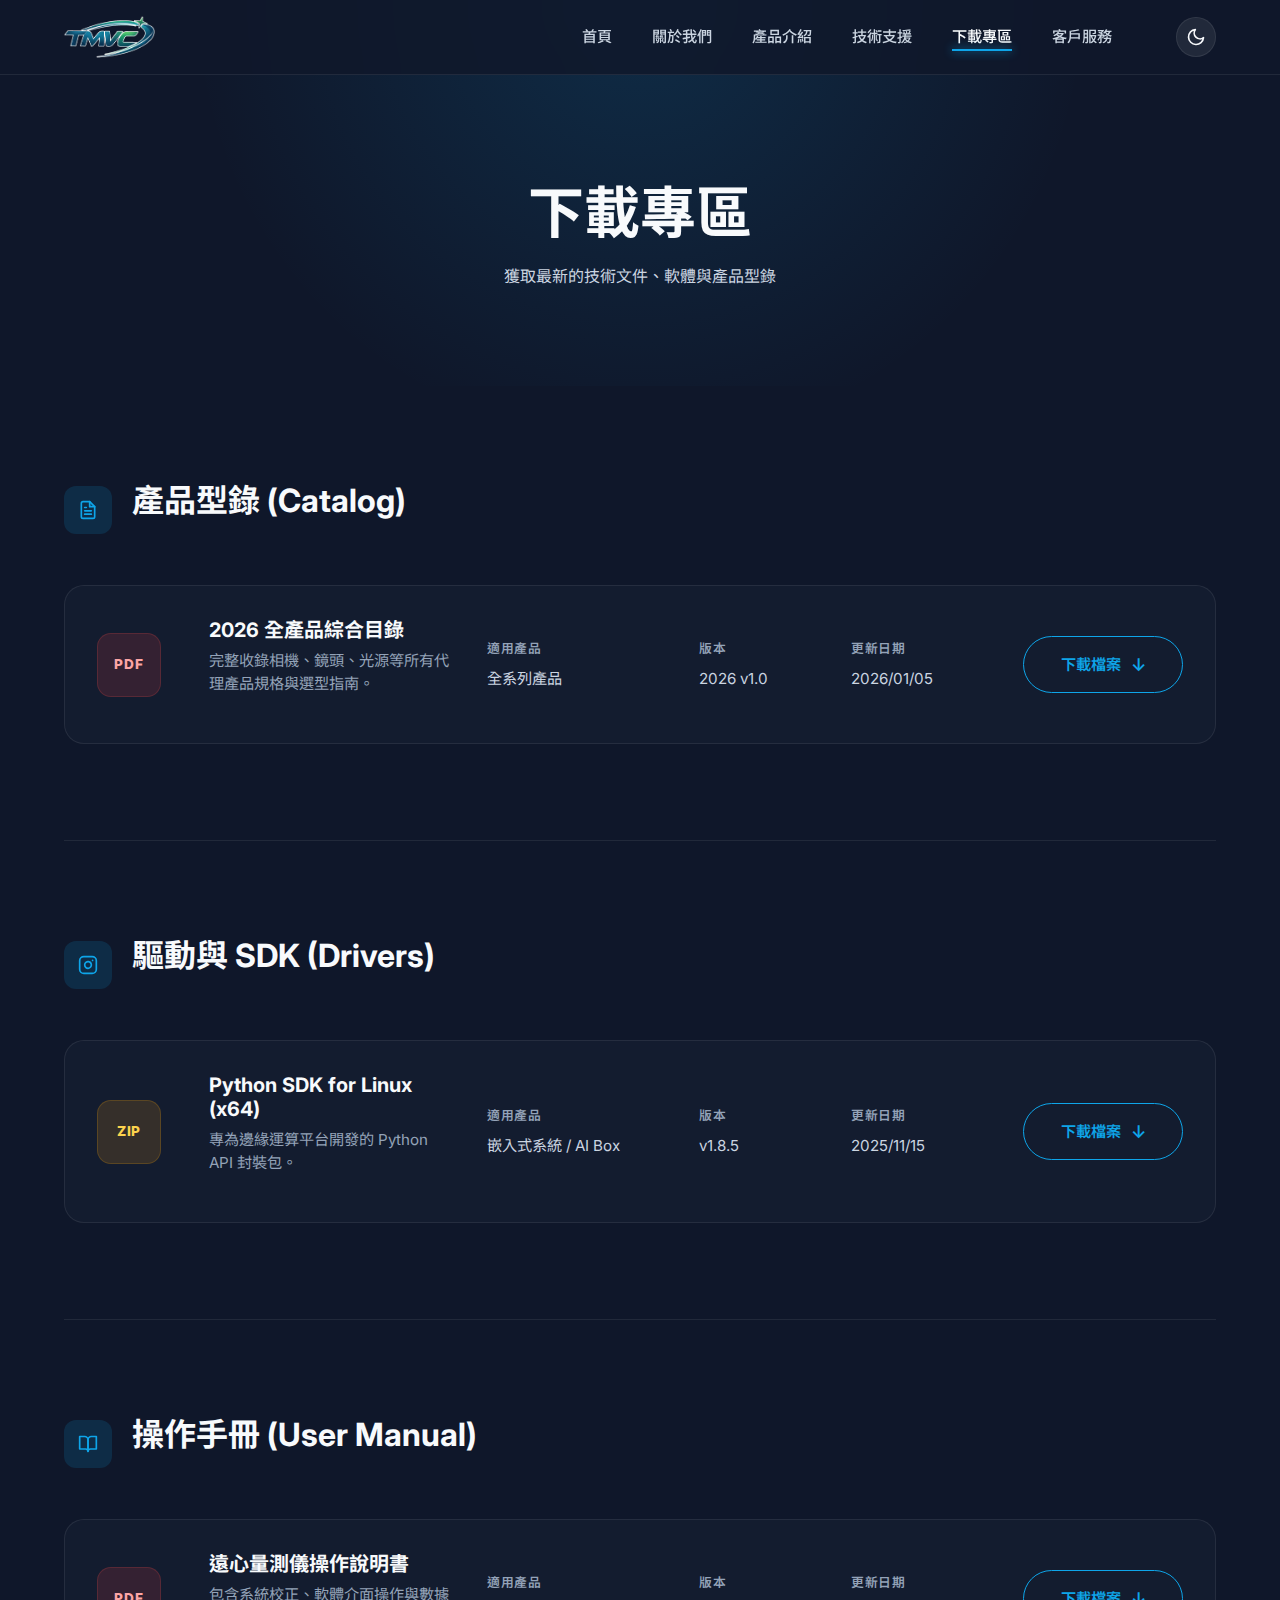
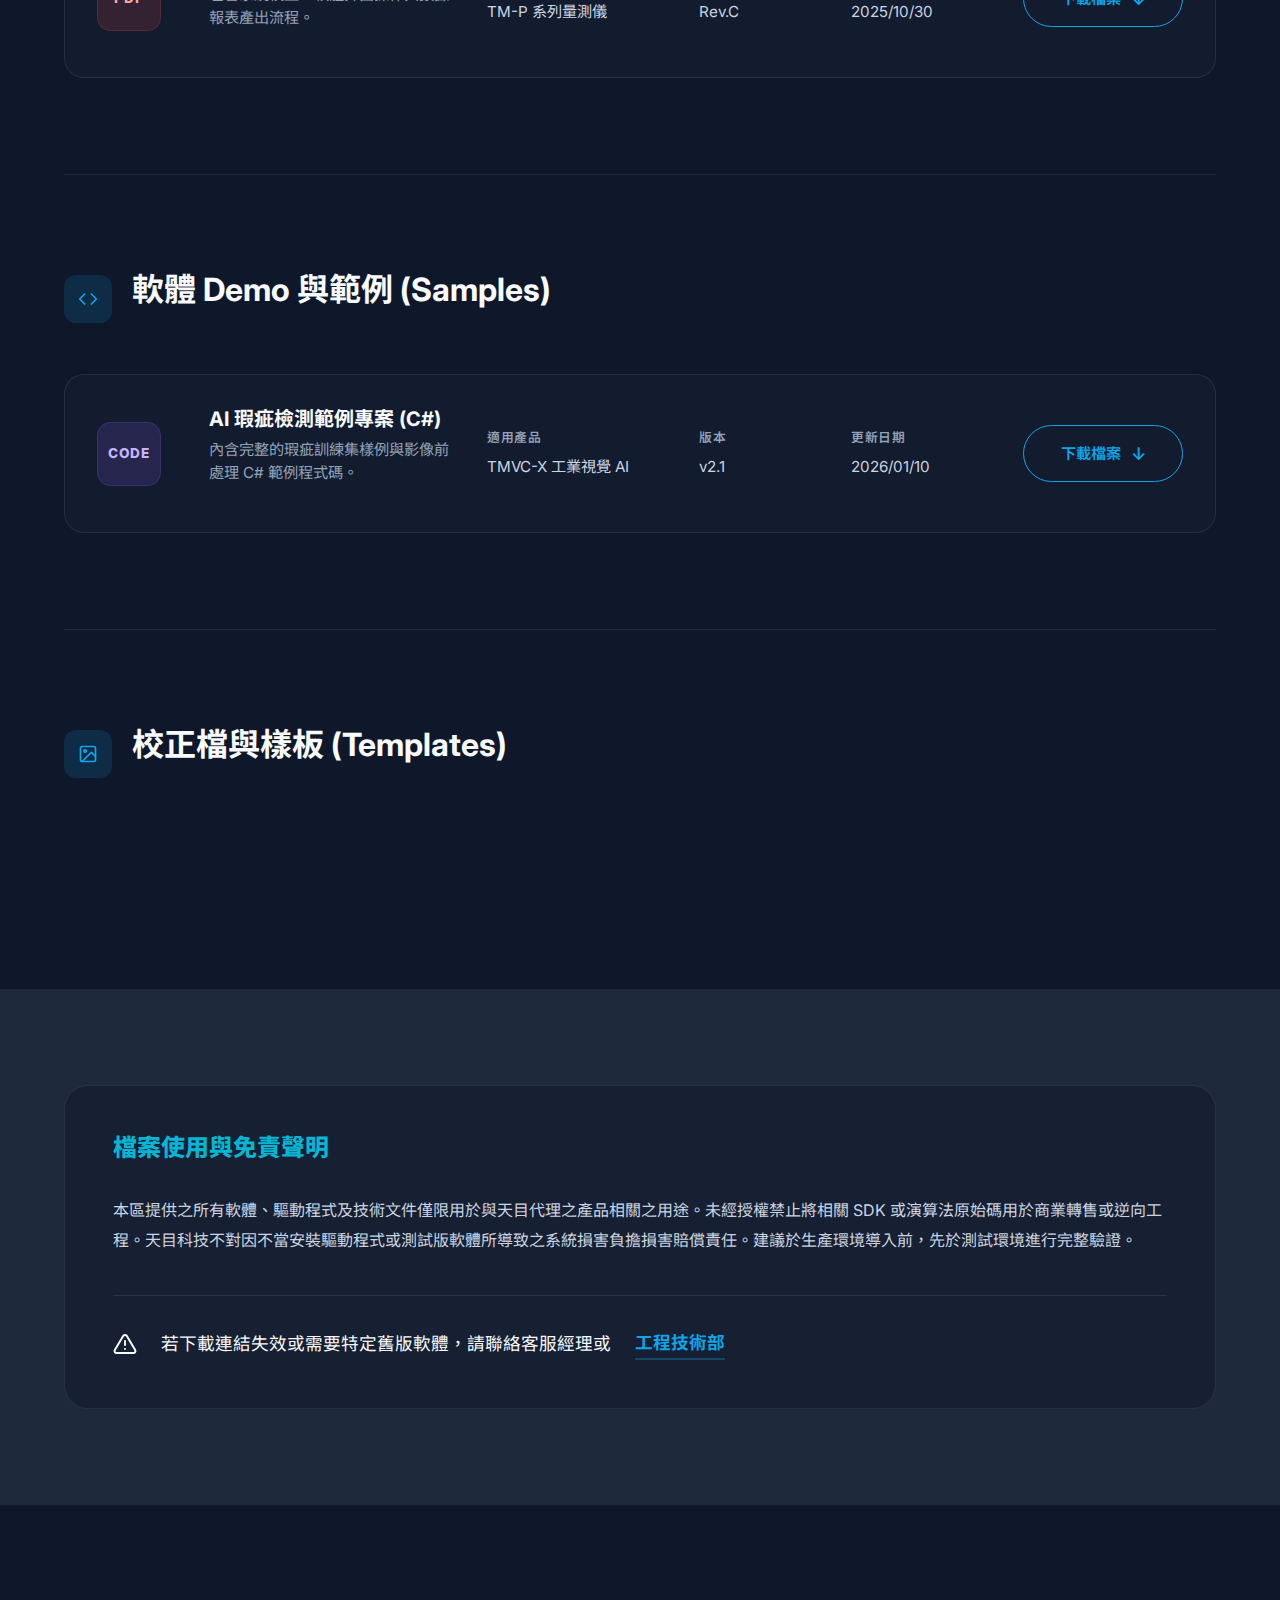
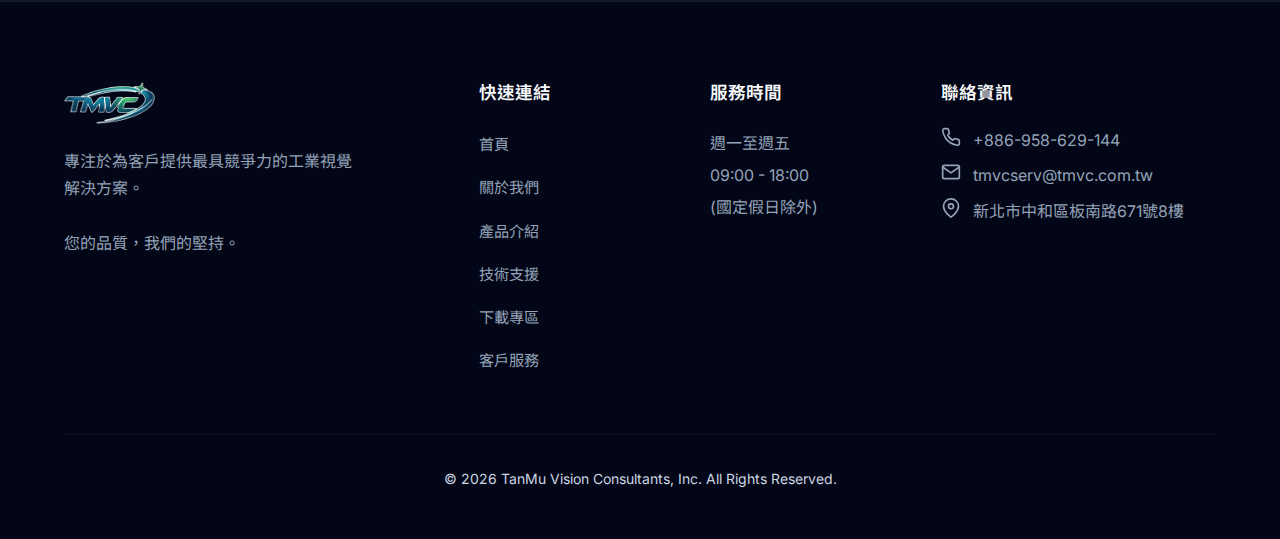
<file: downloads.html>
<!DOCTYPE html>
<html lang="zh-TW">

<head>
    <meta charset="UTF-8">
    <meta name="viewport" content="width=device-width, initial-scale=1.0">
    <title>下載專區 | 天目科技</title>
    <meta name="description" content="天目科技下載專區 - 提供最新的產品型錄、相機驅動 SDK、操作手冊與軟體範例下載。">

    <!-- Google Fonts -->
    <link rel="preconnect" href="https://fonts.googleapis.com">
    <link rel="preconnect" href="https://fonts.gstatic.com" crossorigin>
    <link
        href="https://fonts.googleapis.com/css2?family=Noto+Sans+TC:wght@300;400;500;700&family=Inter:wght@400;500;600;700&display=swap"
        rel="stylesheet">

    <link rel="stylesheet" href="styles.css">
    <link rel="stylesheet" href="downloads.css">
    <script>
        (function () {
            const savedTheme = sessionStorage.getItem('theme') || 'dark';
            document.documentElement.setAttribute('data-theme', savedTheme);
        })();
    </script>
</head>

<body>

    <!-- Header -->
    <header id="mainHeader">
        <div class="container nav-container">
            <a href="index.html" class="logo">
                <img src="images/TMVC_Machine_Logo.png" alt="天目科技">
            </a>

            <div class="header-right" style="display: flex; align-items: center; gap: 2rem;">
                <nav id="navMenu">
                    <ul>
                        <li><a href="index.html">首頁</a></li>
                        <li><a href="about.html">關於我們</a></li>
                        <li><a href="products.html">產品介紹</a></li>
                        <li><a href="support.html">技術支援</a></li>
                        <li><a href="downloads.html" class="active">下載專區</a></li>
                        <li><a href="contact.html">客戶服務</a></li>
                    </ul>
                </nav>

                <div class="header-actions" style="display: flex; align-items: center; gap: 1rem;">
                    <button class="theme-toggle" id="themeToggle" title="切換亮/暗模式">
                        <svg class="moon-icon" xmlns="http://www.w3.org/2000/svg" width="20" height="20"
                            viewBox="0 0 24 24" fill="none" stroke="currentColor" stroke-width="2"
                            stroke-linecap="round" stroke-linejoin="round">
                            <path d="M21 12.79A9 9 0 1 1 11.21 3 7 7 0 0 0 21 12.79z"></path>
                        </svg>
                        <svg class="sun-icon" xmlns="http://www.w3.org/2000/svg" width="20" height="20"
                            viewBox="0 0 24 24" fill="none" stroke="currentColor" stroke-width="2"
                            stroke-linecap="round" stroke-linejoin="round">
                            <circle cx="12" cy="12" r="5"></circle>
                            <line x1="12" y1="1" x2="12" y2="3"></line>
                            <line x1="12" y1="21" x2="12" y2="23"></line>
                            <line x1="4.22" y1="4.22" x2="5.64" y2="5.64"></line>
                            <line x1="18.36" y1="18.36" x2="19.78" y2="19.78"></line>
                            <line x1="1" y1="12" x2="3" y2="12"></line>
                            <line x1="21" y1="12" x2="23" y2="12"></line>
                            <line x1="4.22" y1="19.78" x2="5.64" y2="18.36"></line>
                            <line x1="18.36" y1="5.64" x2="19.78" y2="4.22"></line>
                        </svg>
                    </button>

                    <button class="mobile-nav-toggle" id="mobileNavToggle" aria-label="切換選單">
                        <span></span>
                        <span></span>
                        <span></span>
                    </button>
                </div>
            </div>
        </div>
    </header>

    <!-- Mobile Nav Overlay -->
    <div class="nav-overlay" id="navOverlay"></div>


    <!-- Main Content -->
    <main>
        <!-- Page Hero -->
        <section class="page-hero">
            <div class="container">
                <h1>下載專區</h1>
                <p>獲取最新的技術文件、軟體與產品型錄</p>
            </div>
        </section>

        <section class="container">
            <!-- (a) 型錄 -->
            <div class="download-category">
                <div class="category-header">
                    <div class="category-icon">
                        <svg xmlns="http://www.w3.org/2000/svg" width="20" height="20" viewBox="0 0 24 24" fill="none"
                            stroke="currentColor" stroke-width="2" stroke-linecap="round" stroke-linejoin="round">
                            <path d="M14 2H6a2 2 0 0 0-2 2v16a2 2 0 0 0 2 2h12a2 2 0 0 0 2-2V8z"></path>
                            <polyline points="14 2 14 8 20 8"></polyline>
                            <line x1="16" y1="13" x2="8" y2="13"></line>
                            <line x1="16" y1="17" x2="8" y2="17"></line>
                            <polyline points="10 9 9 9 8 9"></polyline>
                        </svg>
                    </div>
                    <h2>產品型錄 (Catalog)</h2>
                </div>
                <div class="download-list">
                    <div class="download-item">
                        <div class="file-type-tag type-pdf">PDF</div>
                        <div class="file-info">
                            <h3>2026 全產品綜合目錄</h3>
                            <p>完整收錄相機、鏡頭、光源等所有代理產品規格與選型指南。</p>
                        </div>
                        <div class="product-info">
                            <span class="label">適用產品</span>
                            全系列產品
                        </div>
                        <div class="version-info">
                            <span class="label">版本</span>
                            2026 v1.0
                        </div>
                        <div class="date-info">
                            <span class="label">更新日期</span>
                            2026/01/05
                        </div>
                        <a href="#" class="btn-download">下載檔案</a>
                    </div>
                </div>
            </div>

            <!-- (b) 驅動與 SDK -->
            <div class="download-category">
                <div class="category-header">
                    <div class="category-icon">
                        <svg xmlns="http://www.w3.org/2000/svg" width="20" height="20" viewBox="0 0 24 24" fill="none"
                            stroke="currentColor" stroke-width="2" stroke-linecap="round" stroke-linejoin="round">
                            <rect x="2" y="2" width="20" height="20" rx="5" ry="5"></rect>
                            <path d="M16 11.37A4 4 0 1 1 12.63 8 4 4 0 0 1 16 11.37z"></path>
                            <line x1="17.5" y1="6.5" x2="17.51" y2="6.5"></line>
                        </svg>
                    </div>
                    <h2>驅動與 SDK (Drivers)</h2>
                </div>
                <div class="download-list">
                    <!-- (Temporarily Hidden)
                    <div class="download-item">
                        <div class="file-type-tag type-exe">EXE</div>
                        <div class="file-info">
                            <h3>TM-Universal Driver Suite</h3>
                            <p>支援所有 GigE / USB3.0 系列工業相機之底層驅動與 Viewer 工具。</p>
                        </div>
                        <div class="product-info">
                            <span class="label">適用產品</span>
                            GigE / USB 相機
                        </div>
                        <div class="version-info">
                            <span class="label">版本</span>
                            v4.2.0
                        </div>
                        <div class="date-info">
                            <span class="label">更新日期</span>
                            2025/12/20
                        </div>
                        <a href="#" class="btn-download">下載檔案</a>
                    </div>
                    -->
                    <div class="download-item">
                        <div class="file-type-tag type-zip">ZIP</div>
                        <div class="file-info">
                            <h3>Python SDK for Linux (x64)</h3>
                            <p>專為邊緣運算平台開發的 Python API 封裝包。</p>
                        </div>
                        <div class="product-info">
                            <span class="label">適用產品</span>
                            嵌入式系統 / AI Box
                        </div>
                        <div class="version-info">
                            <span class="label">版本</span>
                            v1.8.5
                        </div>
                        <div class="date-info">
                            <span class="label">更新日期</span>
                            2025/11/15
                        </div>
                        <a href="#" class="btn-download">下載檔案</a>
                    </div>
                </div>
            </div>

            <!-- (c) 操作手冊 -->
            <div class="download-category">
                <div class="category-header">
                    <div class="category-icon">
                        <svg xmlns="http://www.w3.org/2000/svg" width="20" height="20" viewBox="0 0 24 24" fill="none"
                            stroke="currentColor" stroke-width="2" stroke-linecap="round" stroke-linejoin="round">
                            <path d="M2 3h6a4 4 0 0 1 4 4v14a3 3 0 0 0-3-3H2z"></path>
                            <path d="M22 3h-6a4 4 0 0 0-4 4v14a3 3 0 0 1 3-3h7z"></path>
                        </svg>
                    </div>
                    <h2>操作手冊 (User Manual)</h2>
                </div>
                <div class="download-list">
                    <div class="download-item">
                        <div class="file-type-tag type-pdf">PDF</div>
                        <div class="file-info">
                            <h3>遠心量測儀操作說明書</h3>
                            <p>包含系統校正、軟體介面操作與數據報表產出流程。</p>
                        </div>
                        <div class="product-info">
                            <span class="label">適用產品</span>
                            TM-P 系列量測儀
                        </div>
                        <div class="version-info">
                            <span class="label">版本</span>
                            Rev.C
                        </div>
                        <div class="date-info">
                            <span class="label">更新日期</span>
                            2025/10/30
                        </div>
                        <a href="#" class="btn-download">下載檔案</a>
                    </div>
                </div>
            </div>

            <!-- (d) 軟體 Demo 與範例 -->
            <div class="download-category">
                <div class="category-header">
                    <div class="category-icon">
                        <svg xmlns="http://www.w3.org/2000/svg" width="20" height="20" viewBox="0 0 24 24" fill="none"
                            stroke="currentColor" stroke-width="2" stroke-linecap="round" stroke-linejoin="round">
                            <polyline points="16 18 22 12 16 6"></polyline>
                            <polyline points="8 6 2 12 8 18"></polyline>
                        </svg>
                    </div>
                    <h2>軟體 Demo 與範例 (Samples)</h2>
                </div>
                <div class="download-list">
                    <div class="download-item">
                        <div class="file-type-tag type-code">CODE</div>
                        <div class="file-info">
                            <h3>AI 瑕疵檢測範例專案 (C#)</h3>
                            <p>內含完整的瑕疵訓練集樣例與影像前處理 C# 範例程式碼。</p>
                        </div>
                        <div class="product-info">
                            <span class="label">適用產品</span>
                            TMVC-X 工業視覺 AI
                        </div>
                        <div class="version-info">
                            <span class="label">版本</span>
                            v2.1
                        </div>
                        <div class="date-info">
                            <span class="label">更新日期</span>
                            2026/01/10
                        </div>
                        <a href="#" class="btn-download">下載檔案</a>
                    </div>
                </div>
            </div>

            <!-- (e) 校正檔與樣板 -->
            <div class="download-category">
                <div class="category-header">
                    <div class="category-icon">
                        <svg xmlns="http://www.w3.org/2000/svg" width="20" height="20" viewBox="0 0 24 24" fill="none"
                            stroke="currentColor" stroke-width="2" stroke-linecap="round" stroke-linejoin="round">
                            <rect x="3" y="3" width="18" height="18" rx="2" ry="2"></rect>
                            <circle cx="8.5" cy="8.5" r="1.5"></circle>
                            <polyline points="21 15 16 10 5 21"></polyline>
                        </svg>
                    </div>
                    <h2>校正檔與樣板 (Templates)</h2>
                </div>
                <div class="download-list">
                    <!-- (Temporarily Hidden)
                    <div class="download-item">
                        <div class="file-type-tag type-img">PNG</div>
                        <div class="file-info">
                            <h3>高精度標定板測試圖樣 (Checkerboard)</h3>
                            <p>用於相機畸變校正的標準棋盤格樣板，原始比例 PNG 檔。</p>
                        </div>
                        <div class="product-info">
                            <span class="label">適用產品</span>
                            工業相機 / 鏡頭
                        </div>
                        <div class="version-info">
                            <span class="label">版本</span>
                            Scale 1:1
                        </div>
                        <div class="date-info">
                            <span class="label">更新日期</span>
                            2024/05/12
                        </div>
                        <a href="#" class="btn-download">下載檔案</a>
                    </div>
                    -->
                </div>
            </div>
        </section>

        <!-- Disclaimer -->
        <section class="disclaimer-section">
            <div class="container">
                <div class="disclaimer-box">
                    <h4>檔案使用與免責聲明</h4>
                    <p>
                        本區提供之所有軟體、驅動程式及技術文件僅限用於與天目代理之產品相關之用途。未經授權禁止將相關 SDK
                        或演算法原始碼用於商業轉售或逆向工程。天目科技不對因不當安裝驅動程式或測試版軟體所導致之系統損害負擔損害賠償責任。建議於生產環境導入前，先於測試環境進行完整驗證。
                    </p>
                    <div class="contact-box">
                        <svg xmlns="http://www.w3.org/2000/svg" width="24" height="24" viewBox="0 0 24 24" fill="none"
                            stroke="currentColor" stroke-width="2" stroke-linecap="round" stroke-linejoin="round">
                            <path
                                d="M10.29 3.86L1.82 18a2 2 0 0 0 1.71 3h16.94a2 2 0 0 0 1.71-3L13.71 3.86a2 2 0 0 0-3.42 0z">
                            </path>
                            <line x1="12" y1="9" x2="12" y2="13"></line>
                            <line x1="12" y1="17" x2="12.01" y2="17"></line>
                        </svg>
                        <span>若下載連結失效或需要特定舊版軟體，請聯絡客服經理或</span>
                        <a href="mailto:nelson@tmvc.com.tw">工程技術部</a>
                    </div>
                </div>
            </div>
        </section>
    </main>

    <!-- Footer -->
    <footer>
        <div class="container">
            <div class="footer-grid">
                <div class="footer-col">
                    <div class="logo" style="margin-bottom: 1.5rem;">
                        <img src="images/TMVC_Machine_Logo.png" alt="天目科技">
                    </div>
                    <p style="color: var(--text-gray); max-width: 300px;">
                        專注於為客戶提供最具競爭力的工業視覺解決方案。
                        <br><br>
                        您的品質，我們的堅持。
                    </p>
                </div>

                <div class="footer-col">
                    <h4>快速連結</h4>
                    <ul style="line-height: 2.2;">
                        <li><a href="index.html" style="color: var(--text-gray);">首頁</a></li>
                        <li><a href="about.html" style="color: var(--text-gray);">關於我們</a></li>
                        <li><a href="products.html" style="color: var(--text-gray);">產品介紹</a></li>
                        <li><a href="support.html" style="color: var(--text-gray);">技術支援</a></li>
                        <li><a href="downloads.html" style="color: var(--text-gray);">下載專區</a></li>
                        <li><a href="contact.html" style="color: var(--text-gray);">客戶服務</a></li>
                    </ul>
                </div>

                <div class="footer-col">
                    <h4>服務時間</h4>
                    <p style="color: var(--text-gray); line-height: 2;">
                        週一至週五<br>
                        09:00 - 18:00<br>
                        (國定假日除外)
                    </p>
                </div>

                <div class="footer-col">
                    <h4>聯絡資訊</h4>
                    <ul class="contact-list">
                        <li>
                            <svg xmlns="http://www.w3.org/2000/svg" width="20" height="20" viewBox="0 0 24 24"
                                fill="none" stroke="currentColor" stroke-width="2" stroke-linecap="round"
                                stroke-linejoin="round">
                                <path
                                    d="M22 16.92v3a2 2 0 0 1-2.18 2 19.79 19.79 0 0 1-8.63-3.07 19.5 19.5 0 0 1-6-6 19.79 19.79 0 0 1-3.07-8.67A2 2 0 0 1 4.11 2h3a2 2 0 0 1 2 1.72 12.84 12.84 0 0 0 .7 2.81 2 2 0 0 1-.45 2.11L8.09 9.91a16 16 0 0 0 6 6l1.27-1.27a2 2 0 0 1 2.11-.45 12.84 12.84 0 0 0 2.81.7A2 2 0 0 1 22 16.92z">
                                </path>
                            </svg>
                            <span>+886-958-629-144</span>
                        </li>
                        <li>
                            <svg xmlns="http://www.w3.org/2000/svg" width="20" height="20" viewBox="0 0 24 24"
                                fill="none" stroke="currentColor" stroke-width="2" stroke-linecap="round"
                                stroke-linejoin="round">
                                <path d="M4 4h16c1.1 0 2 .9 2 2v12c0 1.1-.9 2-2 2H4c-1.1 0-2-.9-2-2V6c0-1.1.9-2 2-2z">
                                </path>
                                <polyline points="22,6 12,13 2,6"></polyline>
                            </svg>
                            <span>tmvcserv@tmvc.com.tw</span>
                        </li>
                        <li>
                            <svg xmlns="http://www.w3.org/2000/svg" width="20" height="20" viewBox="0 0 24 24"
                                fill="none" stroke="currentColor" stroke-width="2" stroke-linecap="round"
                                stroke-linejoin="round">
                                <path d="M21 10c0 7-9 13-9 13s-9-6-9-13a9 9 0 0 1 18 0z"></path>
                                <circle cx="12" cy="10" r="3"></circle>
                            </svg>
                            <span>新北市中和區板南路671號8樓</span>
                        </li>
                    </ul>
                </div>
            </div>
            <div class="copyright">
                <p>&copy; 2026 TanMu Vision Consultants, Inc. All Rights Reserved.</p>
            </div>
        </div>
    </footer>

    <script>
        // 主題切換邏輯
        const themeToggle = document.getElementById('themeToggle');
        themeToggle.addEventListener('click', () => {
            const currentTheme = document.documentElement.getAttribute('data-theme');
            const newTheme = currentTheme === 'dark' ? 'light' : 'dark';
            document.documentElement.setAttribute('data-theme', newTheme);
            sessionStorage.setItem('theme', newTheme);
        });

        // 滾動行為邏輯 (Hide/Show Header)
        const header = document.getElementById('mainHeader');
        let lastScroll = 0;
        const scrollThreshold = 100;

        window.addEventListener('scroll', () => {
            const currentScroll = window.pageYOffset;

            if (currentScroll <= 0) {
                header.classList.remove('header-hidden');
                header.classList.remove('header-scrolled');
                return;
            }

            if (currentScroll > scrollThreshold) {
                header.classList.add('header-scrolled');
            } else {
                header.classList.remove('header-scrolled');
            }

            if (currentScroll > lastScroll && !document.body.classList.contains('nav-active')) {
                header.classList.add('header-hidden');
            } else {
                header.classList.remove('header-hidden');
            }
            lastScroll = currentScroll;
        });

        // 行動版選單切換
        const mobileNavToggle = document.getElementById('mobileNavToggle');
        const navOverlay = document.getElementById('navOverlay');
        const navLinks = document.querySelectorAll('#navMenu a');

        const toggleNav = () => {
            document.body.classList.toggle('nav-active');
        };

        mobileNavToggle.addEventListener('click', toggleNav);
        navOverlay.addEventListener('click', toggleNav);

        navLinks.forEach(link => {
            link.addEventListener('click', () => {
                document.body.classList.remove('nav-active');
            });
        });
    </script>
</body>

</html>
</file>
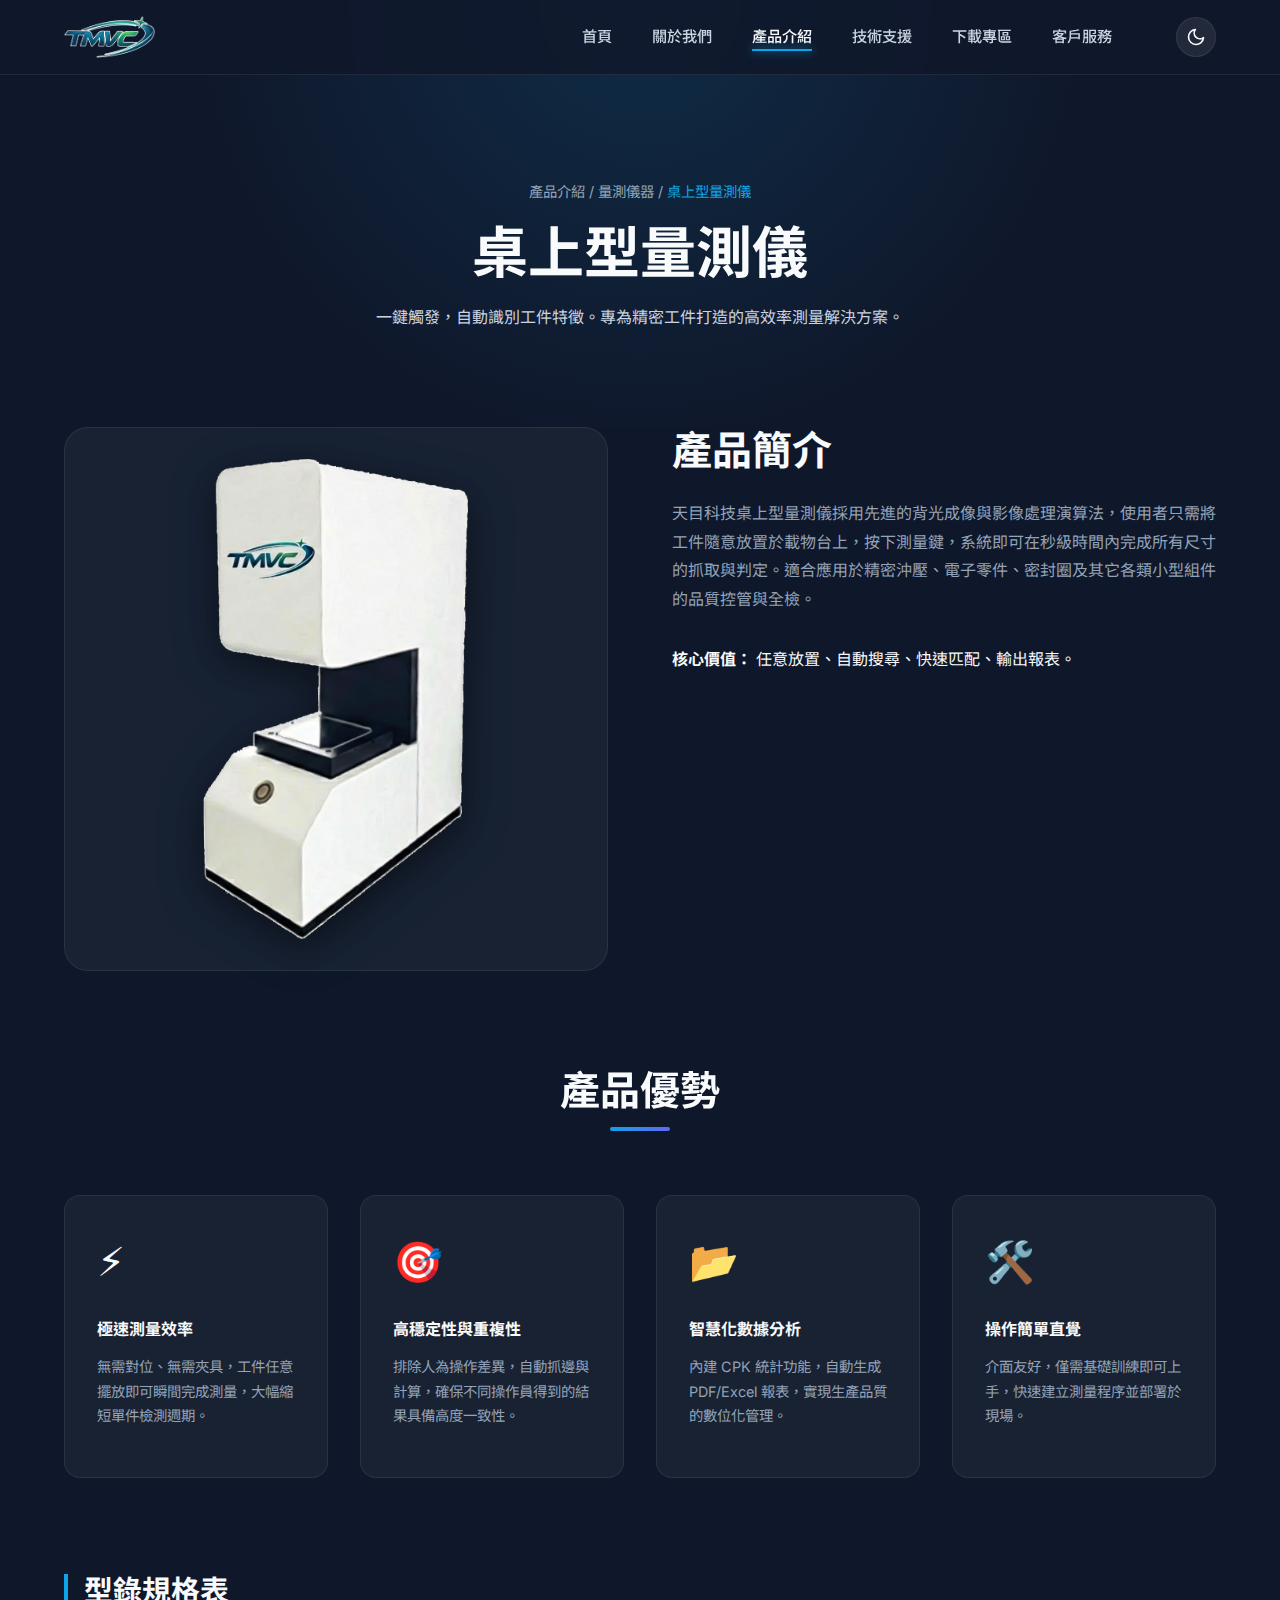
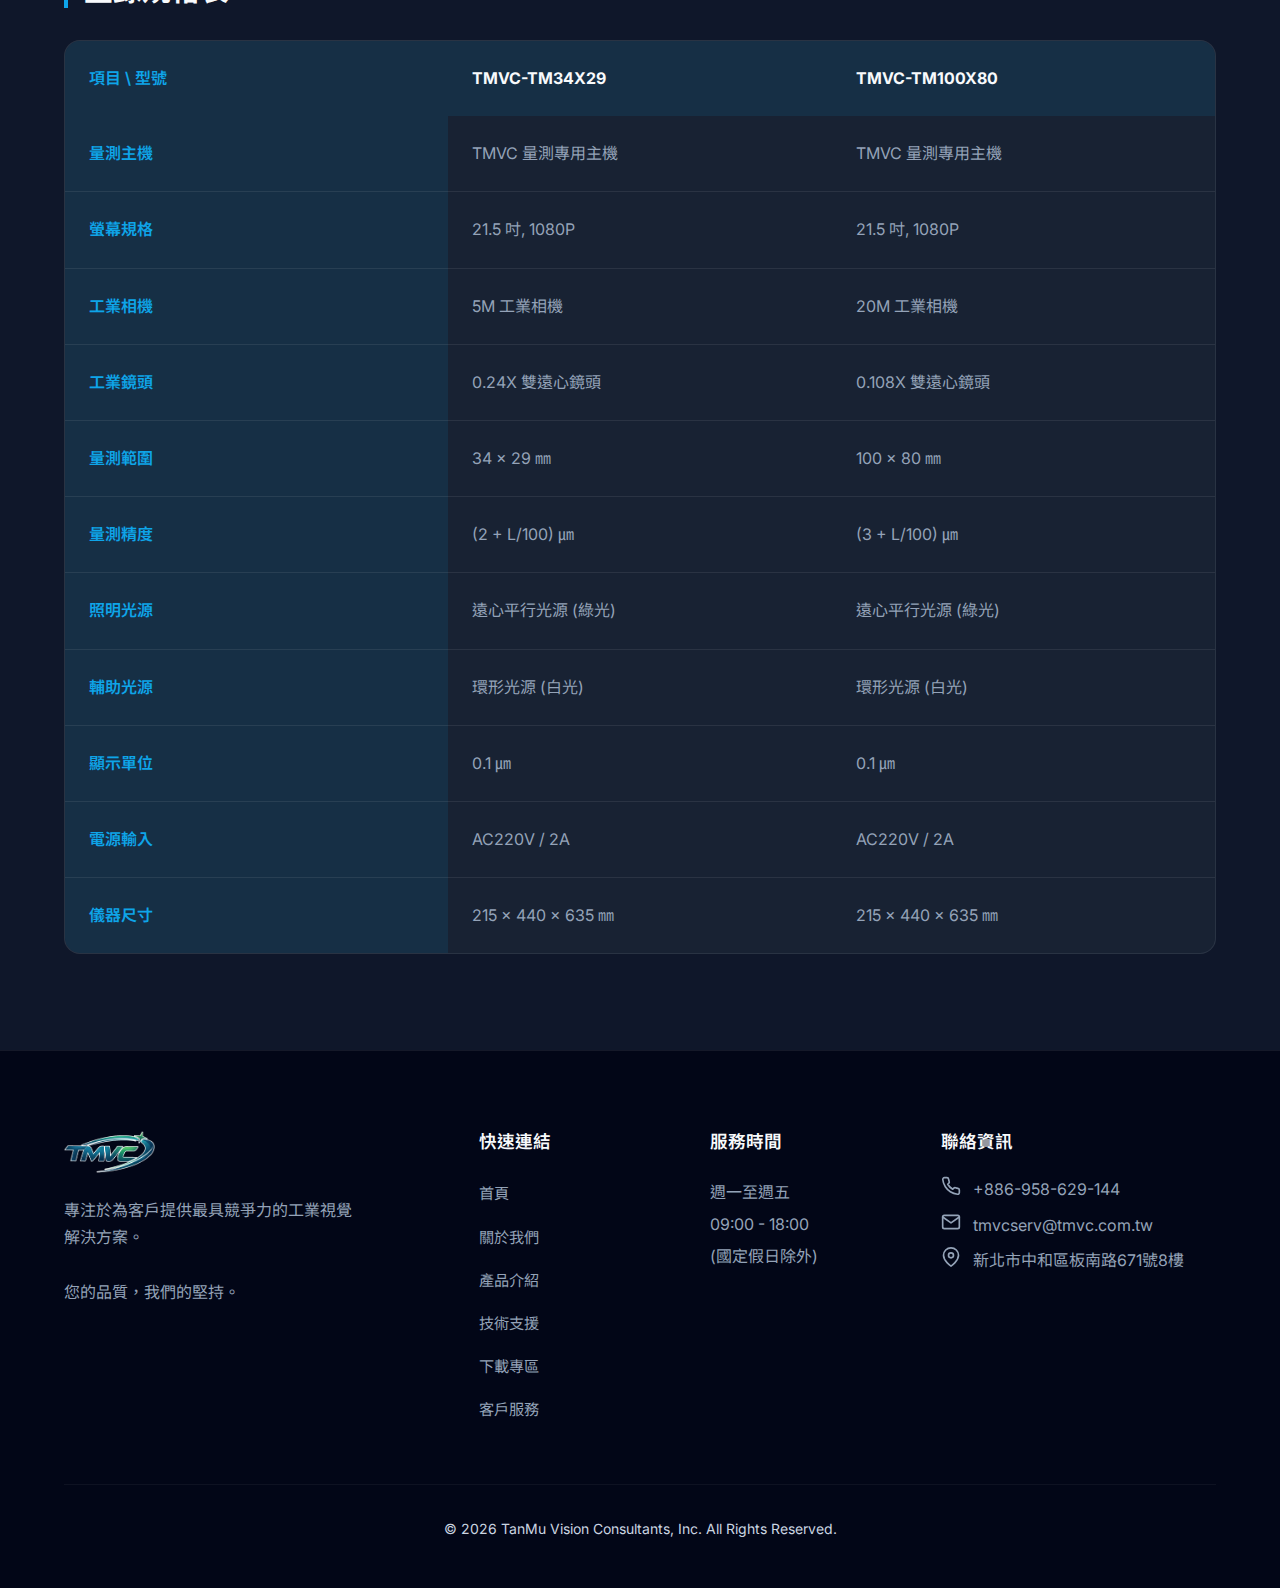
<file: measuring-desktop.html>
<!DOCTYPE html>
<html lang="zh-TW">

<head>
    <meta charset="UTF-8">
    <meta name="viewport" content="width=device-width, initial-scale=1.0">
    <title>桌上型量測儀 | 量測儀器 | 天目科技</title>
    <meta name="description" content="天目科技桌上型量測儀 - 提供快速精準的自動化尺寸量測解決方案，具備一鍵量測、自動識別與完整數據分析功能。">

    <!-- Google Fonts -->
    <link rel="preconnect" href="https://fonts.googleapis.com">
    <link rel="preconnect" href="https://fonts.gstatic.com" crossorigin>
    <link
        href="https://fonts.googleapis.com/css2?family=Noto+Sans+TC:wght@300;400;500;700&family=Inter:wght@400;500;600;700&display=swap"
        rel="stylesheet">

    <link rel="stylesheet" href="styles.css">
    <link rel="stylesheet" href="products.css">
    <link rel="stylesheet" href="measuring-desktop.css">
    <script>
        (function () {
            const savedTheme = sessionStorage.getItem('theme') || 'dark';
            document.documentElement.setAttribute('data-theme', savedTheme);
        })();
    </script>
</head>

<body>

    <!-- Header -->
    <header id="mainHeader">
        <div class="container nav-container">
            <a href="index.html" class="logo">
                <img src="images/TMVC_Machine_Logo.png" alt="天目科技">
            </a>

            <div class="header-right" style="display: flex; align-items: center; gap: 2rem;">
                <nav id="navMenu">
                    <ul>
                        <li><a href="index.html">首頁</a></li>
                        <li><a href="about.html">關於我們</a></li>
                        <li><a href="products.html" class="active">產品介紹</a></li>
                        <li><a href="support.html">技術支援</a></li>
                        <li><a href="downloads.html">下載專區</a></li>
                        <li><a href="contact.html">客戶服務</a></li>
                    </ul>
                </nav>

                <div class="header-actions" style="display: flex; align-items: center; gap: 1rem;">
                    <button class="theme-toggle" id="themeToggle" title="切換亮/暗模式">
                        <svg class="moon-icon" xmlns="http://www.w3.org/2000/svg" width="20" height="20"
                            viewBox="0 0 24 24" fill="none" stroke="currentColor" stroke-width="2"
                            stroke-linecap="round" stroke-linejoin="round">
                            <path d="M21 12.79A9 9 0 1 1 11.21 3 7 7 0 0 0 21 12.79z"></path>
                        </svg>
                        <svg class="sun-icon" xmlns="http://www.w3.org/2000/svg" width="20" height="20"
                            viewBox="0 0 24 24" fill="none" stroke="currentColor" stroke-width="2"
                            stroke-linecap="round" stroke-linejoin="round">
                            <circle cx="12" cy="12" r="5"></circle>
                            <line x1="12" y1="1" x2="12" y2="3"></line>
                            <line x1="12" y1="21" x2="12" y2="23"></line>
                            <line x1="4.22" y1="4.22" x2="5.64" y2="5.64"></line>
                            <line x1="18.36" y1="18.36" x2="19.78" y2="19.78"></line>
                            <line x1="1" y1="12" x2="3" y2="12"></line>
                            <line x1="21" y1="12" x2="23" y2="12"></line>
                            <line x1="4.22" y1="19.78" x2="5.64" y2="18.36"></line>
                            <line x1="18.36" y1="5.64" x2="19.78" y2="4.22"></line>
                        </svg>
                    </button>

                    <button class="mobile-nav-toggle" id="mobileNavToggle" aria-label="切換選單">
                        <span></span>
                        <span></span>
                        <span></span>
                    </button>
                </div>
            </div>
        </div>
    </header>

    <!-- Mobile Nav Overlay -->
    <div class="nav-overlay" id="navOverlay"></div>


    <main>
        <!-- Page Hero -->
        <section class="page-hero">
            <div class="container">
                <div class="breadcrumb" style="margin-bottom: 1rem; font-size: 0.9rem; color: var(--text-gray);">
                    <a href="products.html" style="color: var(--text-gray);">產品介紹</a> /
                    <a href="measuring.html" style="color: var(--text-gray);">量測儀器</a> /
                    <span style="color: var(--primary);">桌上型量測儀</span>
                </div>
                <h1>桌上型量測儀</h1>
                <p>一鍵觸發，自動識別工件特徵。專為精密工件打造的高效率測量解決方案。</p>
            </div>
        </section>

        <div class="container">
            <!-- Product Overview -->
            <div class="product-detail-grid">
                <div class="product-image-box">
                    <img src="products/instrument/slide_3_img_0.png" alt="桌上型量測儀"
                        style="max-width: 90%; max-height: 90%; object-fit: contain; filter: drop-shadow(0 10px 20px rgba(0,0,0,0.5));">
                </div>
                <div class="product-info-text">
                    <h2 style="margin-bottom: 1.5rem;">產品簡介</h2>
                    <p style="color: var(--text-gray); line-height: 1.8; margin-bottom: 2rem;">
                        天目科技桌上型量測儀採用先進的背光成像與影像處理演算法，使用者只需將工件隨意放置於載物台上，按下測量鍵，系統即可在秒級時間內完成所有尺寸的抓取與判定。適合應用於精密沖壓、電子零件、密封圈及其它各類小型組件的品質控管與全檢。
                    </p>
                    <div class="highlight-box" style="margin-bottom: 2rem;">
                        <strong>核心價值：</strong> 任意放置、自動搜尋、快速匹配、輸出報表。
                    </div>
                </div>
            </div>

            <!-- Advantages Section -->
            <h2 class="section-title text-center">產品優勢</h2>
            <div class="advantage-grid" style="margin-bottom: 6rem;">
                <div class="advantage-card">
                    <span class="advantage-icon">⚡</span>
                    <h4>極速測量效率</h4>
                    <p style="color: var(--text-gray); font-size: 0.9rem;">無需對位、無需夾具，工件任意擺放即可瞬間完成測量，大幅縮短單件檢測週期。</p>
                </div>
                <div class="advantage-card">
                    <span class="advantage-icon">🎯</span>
                    <h4>高穩定性與重複性</h4>
                    <p style="color: var(--text-gray); font-size: 0.9rem;">排除人為操作差異，自動抓邊與計算，確保不同操作員得到的結果具備高度一致性。</p>
                </div>
                <div class="advantage-card">
                    <span class="advantage-icon">📂</span>
                    <h4>智慧化數據分析</h4>
                    <p style="color: var(--text-gray); font-size: 0.9rem;">內建 CPK 統計功能，自動生成 PDF/Excel 報表，實現生產品質的數位化管理。
                    </p>
                </div>
                <div class="advantage-card">
                    <span class="advantage-icon">🛠️</span>
                    <h4>操作簡單直覺</h4>
                    <p style="color: var(--text-gray); font-size: 0.9rem;">介面友好，僅需基礎訓練即可上手，快速建立測量程序並部署於現場。</p>
                </div>
            </div>

            <!-- Specification Table -->
            <h2 class="spec-table-title">型錄規格表</h2>
            <div class="spec-table-container">
                <table class="specs-table">
                    <thead>
                        <tr>
                            <th>項目 \ 型號</th>
                            <th style="color: var(--text-light); font-weight: 700;">TMVC-TM34X29</th>
                            <th style="color: var(--text-light); font-weight: 700;">TMVC-TM100X80</th>
                        </tr>
                    </thead>
                    <tbody>
                        <tr>
                            <th>量測主機</th>
                            <td>TMVC 量測專用主機</td>
                            <td>TMVC 量測專用主機</td>
                        </tr>
                        <tr>
                            <th>螢幕規格</th>
                            <td>21.5 吋, 1080P</td>
                            <td>21.5 吋, 1080P</td>
                        </tr>
                        <tr>
                            <th>工業相機</th>
                            <td>5M 工業相機</td>
                            <td>20M 工業相機</td>
                        </tr>
                        <tr>
                            <th>工業鏡頭</th>
                            <td>0.24X 雙遠心鏡頭</td>
                            <td>0.108X 雙遠心鏡頭</td>
                        </tr>
                        <tr>
                            <th>量測範圍</th>
                            <td>34 × 29 ㎜</td>
                            <td>100 × 80 ㎜</td>
                        </tr>
                        <tr>
                            <th>量測精度</th>
                            <td>(2 + L/100) ㎛</td>
                            <td>(3 + L/100) ㎛</td>
                        </tr>
                        <tr>
                            <th>照明光源</th>
                            <td>遠心平行光源 (綠光)</td>
                            <td>遠心平行光源 (綠光)</td>
                        </tr>
                        <tr>
                            <th>輔助光源</th>
                            <td>環形光源 (白光)</td>
                            <td>環形光源 (白光)</td>
                        </tr>
                        <tr>
                            <th>顯示單位</th>
                            <td>0.1 ㎛</td>
                            <td>0.1 ㎛</td>
                        </tr>
                        <tr>
                            <th>電源輸入</th>
                            <td>AC220V / 2A</td>
                            <td>AC220V / 2A</td>
                        </tr>
                        <tr>
                            <th>儀器尺寸</th>
                            <td>215 × 440 × 635 ㎜</td>
                            <td>215 × 440 × 635 ㎜</td>
                        </tr>
                    </tbody>
                </table>
            </div>
        </div>
    </main>

    <!-- Footer -->
    <footer>
        <div class="container">
            <div class="footer-grid">
                <div class="footer-col">
                    <a href="index.html" class="logo" style="margin-bottom: 1.5rem;">
                        <img src="images/TMVC_Machine_Logo.png" alt="天目科技">
                    </a>
                    <p style="color: var(--text-gray); max-width: 300px;">
                        專注於為客戶提供最具競爭力的工業視覺解決方案。
                        <br><br>
                        您的品質，我們的堅持。
                    </p>
                </div>

                <div class="footer-col">
                    <h4>快速連結</h4>
                    <ul style="line-height: 2.2;">
                        <li><a href="index.html" style="color: var(--text-gray);">首頁</a></li>
                        <li><a href="about.html" style="color: var(--text-gray);">關於我們</a></li>
                        <li><a href="products.html" style="color: var(--text-gray);">產品介紹</a></li>
                        <li><a href="support.html" style="color: var(--text-gray);">技術支援</a></li>
                        <li><a href="downloads.html" style="color: var(--text-gray);">下載專區</a></li>
                        <li><a href="contact.html" style="color: var(--text-gray);">客戶服務</a></li>
                    </ul>
                </div>

                <div class="footer-col">
                    <h4>服務時間</h4>
                    <p style="color: var(--text-gray); line-height: 2;">
                        週一至週五<br>
                        09:00 - 18:00<br>
                        (國定假日除外)
                    </p>
                </div>

                <div class="footer-col">
                    <h4>聯絡資訊</h4>
                    <ul class="contact-list">
                        <li>
                            <svg xmlns="http://www.w3.org/2000/svg" width="20" height="20" viewBox="0 0 24 24"
                                fill="none" stroke="currentColor" stroke-width="2" stroke-linecap="round"
                                stroke-linejoin="round">
                                <path
                                    d="M22 16.92v3a2 2 0 0 1-2.18 2 19.79 19.79 0 0 1-8.63-3.07 19.5 19.5 0 0 1-6-6 19.79 19.79 0 0 1-3.07-8.67A2 2 0 0 1 4.11 2h3a2 2 0 0 1 2 1.72 12.84 12.84 0 0 0 .7 2.81 2 2 0 0 1-.45 2.11L8.09 9.91a16 16 0 0 0 6 6l1.27-1.27a2 2 0 0 1 2.11-.45 12.84 12.84 0 0 0 2.81.7A2 2 0 0 1 22 16.92z">
                                </path>
                            </svg>
                            <span>+886-958-629-144</span>
                        </li>
                        <li>
                            <svg xmlns="http://www.w3.org/2000/svg" width="20" height="20" viewBox="0 0 24 24"
                                fill="none" stroke="currentColor" stroke-width="2" stroke-linecap="round"
                                stroke-linejoin="round">
                                <path d="M4 4h16c1.1 0 2 .9 2 2v12c0 1.1-.9 2-2 2H4c-1.1 0-2-.9-2-2V6c0-1.1.9-2 2-2z">
                                </path>
                                <polyline points="22,6 12,13 2,6"></polyline>
                            </svg>
                            <span>tmvcserv@tmvc.com.tw</span>
                        </li>
                        <li>
                            <svg xmlns="http://www.w3.org/2000/svg" width="20" height="20" viewBox="0 0 24 24"
                                fill="none" stroke="currentColor" stroke-width="2" stroke-linecap="round"
                                stroke-linejoin="round">
                                <path d="M21 10c0 7-9 13-9 13s-9-6-9-13a9 9 0 0 1 18 0z"></path>
                                <circle cx="12" cy="10" r="3"></circle>
                            </svg>
                            <span>新北市中和區板南路671號8樓</span>
                        </li>
                    </ul>
                </div>
            </div>
            <div class="copyright">
                <p>&copy; 2026 TanMu Vision Consultants, Inc. All Rights Reserved.</p>
            </div>
        </div>
    </footer>

    <script>
        // 主題切換邏輯
        const themeToggle = document.getElementById('themeToggle');
        themeToggle.addEventListener('click', () => {
            const currentTheme = document.documentElement.getAttribute('data-theme');
            const newTheme = currentTheme === 'dark' ? 'light' : 'dark';
            document.documentElement.setAttribute('data-theme', newTheme);
            sessionStorage.setItem('theme', newTheme);
        });

        // 滾動行為邏輯 (Hide/Show Header)
        const header = document.getElementById('mainHeader');
        let lastScroll = 0;
        const scrollThreshold = 100;

        window.addEventListener('scroll', () => {
            const currentScroll = window.pageYOffset;

            if (currentScroll <= 0) {
                header.classList.remove('header-hidden');
                header.classList.remove('header-scrolled');
                return;
            }

            if (currentScroll > scrollThreshold) {
                header.classList.add('header-scrolled');
            } else {
                header.classList.remove('header-scrolled');
            }

            if (currentScroll > lastScroll && !document.body.classList.contains('nav-active')) {
                header.classList.add('header-hidden');
            } else {
                header.classList.remove('header-hidden');
            }
            lastScroll = currentScroll;
        });

        // 行動版選單切換
        const mobileNavToggle = document.getElementById('mobileNavToggle');
        const navOverlay = document.getElementById('navOverlay');
        const navLinks = document.querySelectorAll('#navMenu a');

        const toggleNav = () => {
            document.body.classList.toggle('nav-active');
        };

        mobileNavToggle.addEventListener('click', toggleNav);
        navOverlay.addEventListener('click', toggleNav);

        navLinks.forEach(link => {
            link.addEventListener('click', () => {
                document.body.classList.remove('nav-active');
            });
        });
    </script>
</body>

</html>
</file>
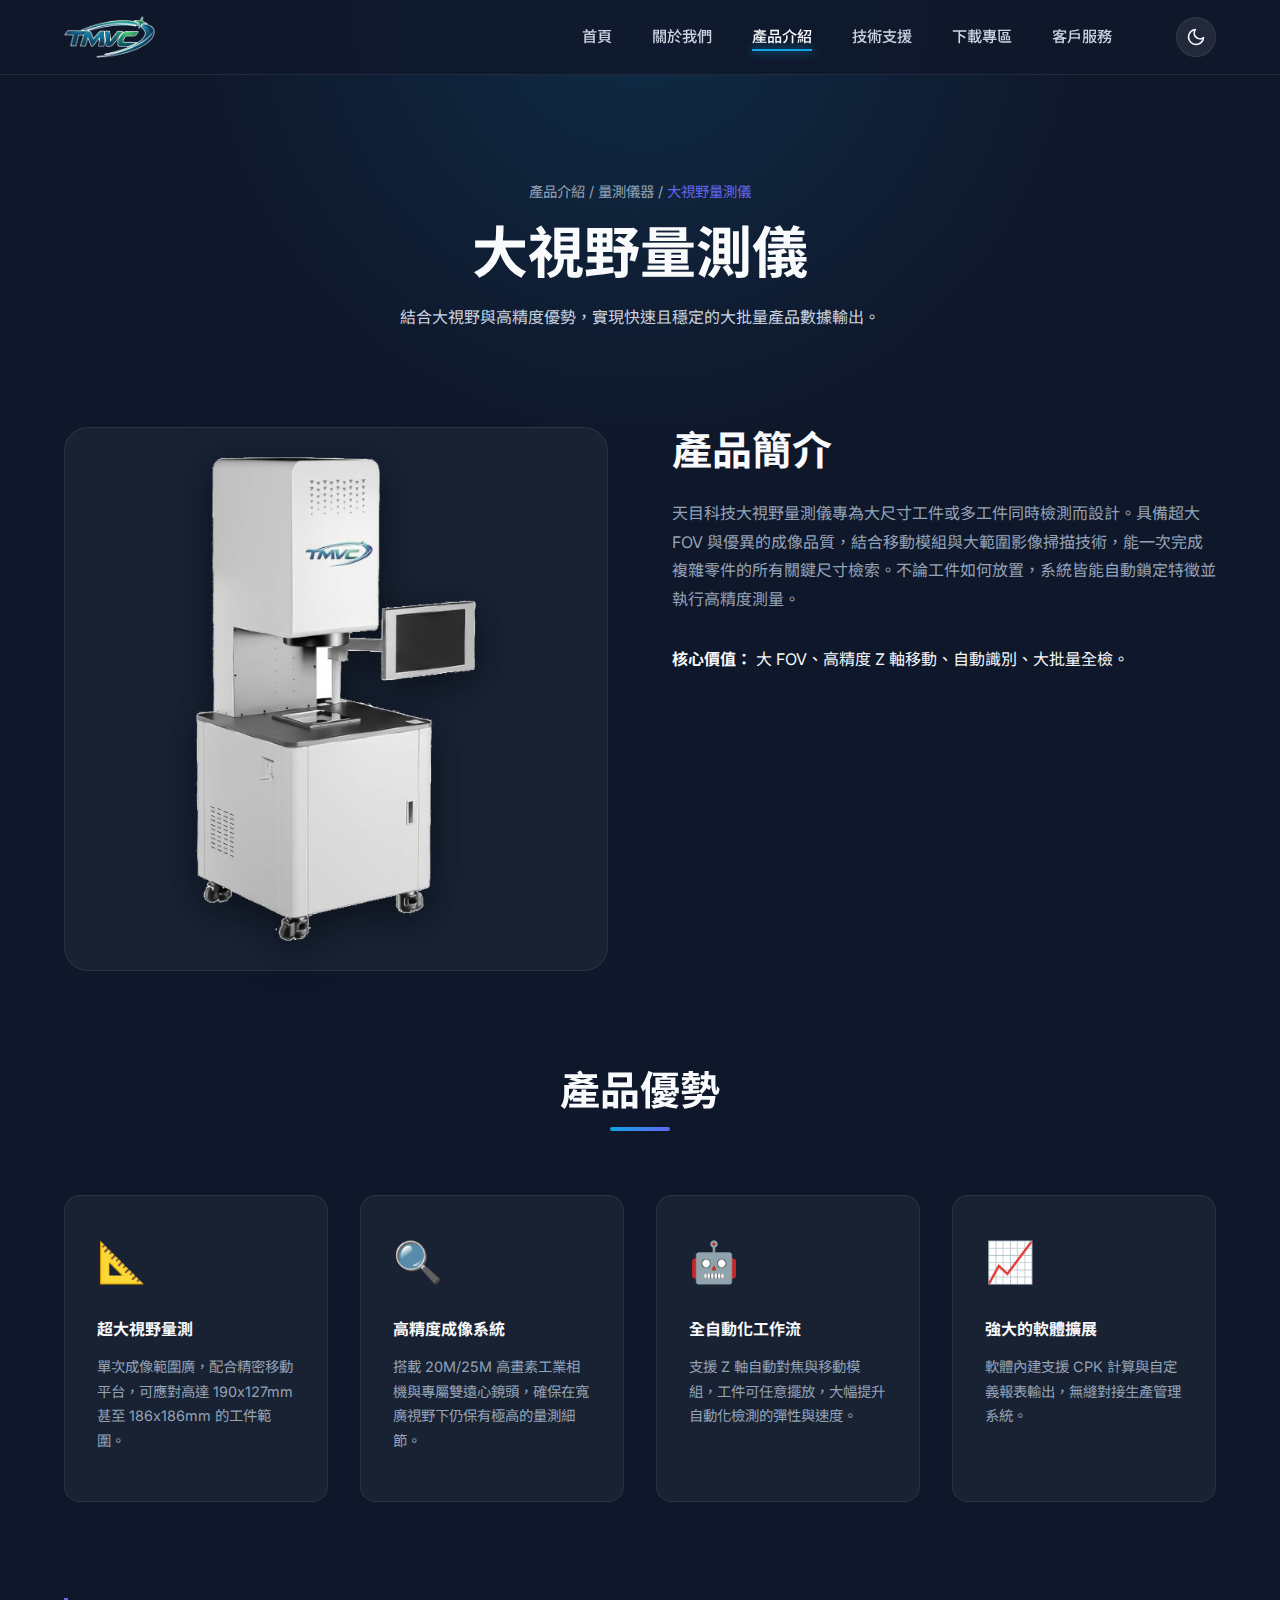
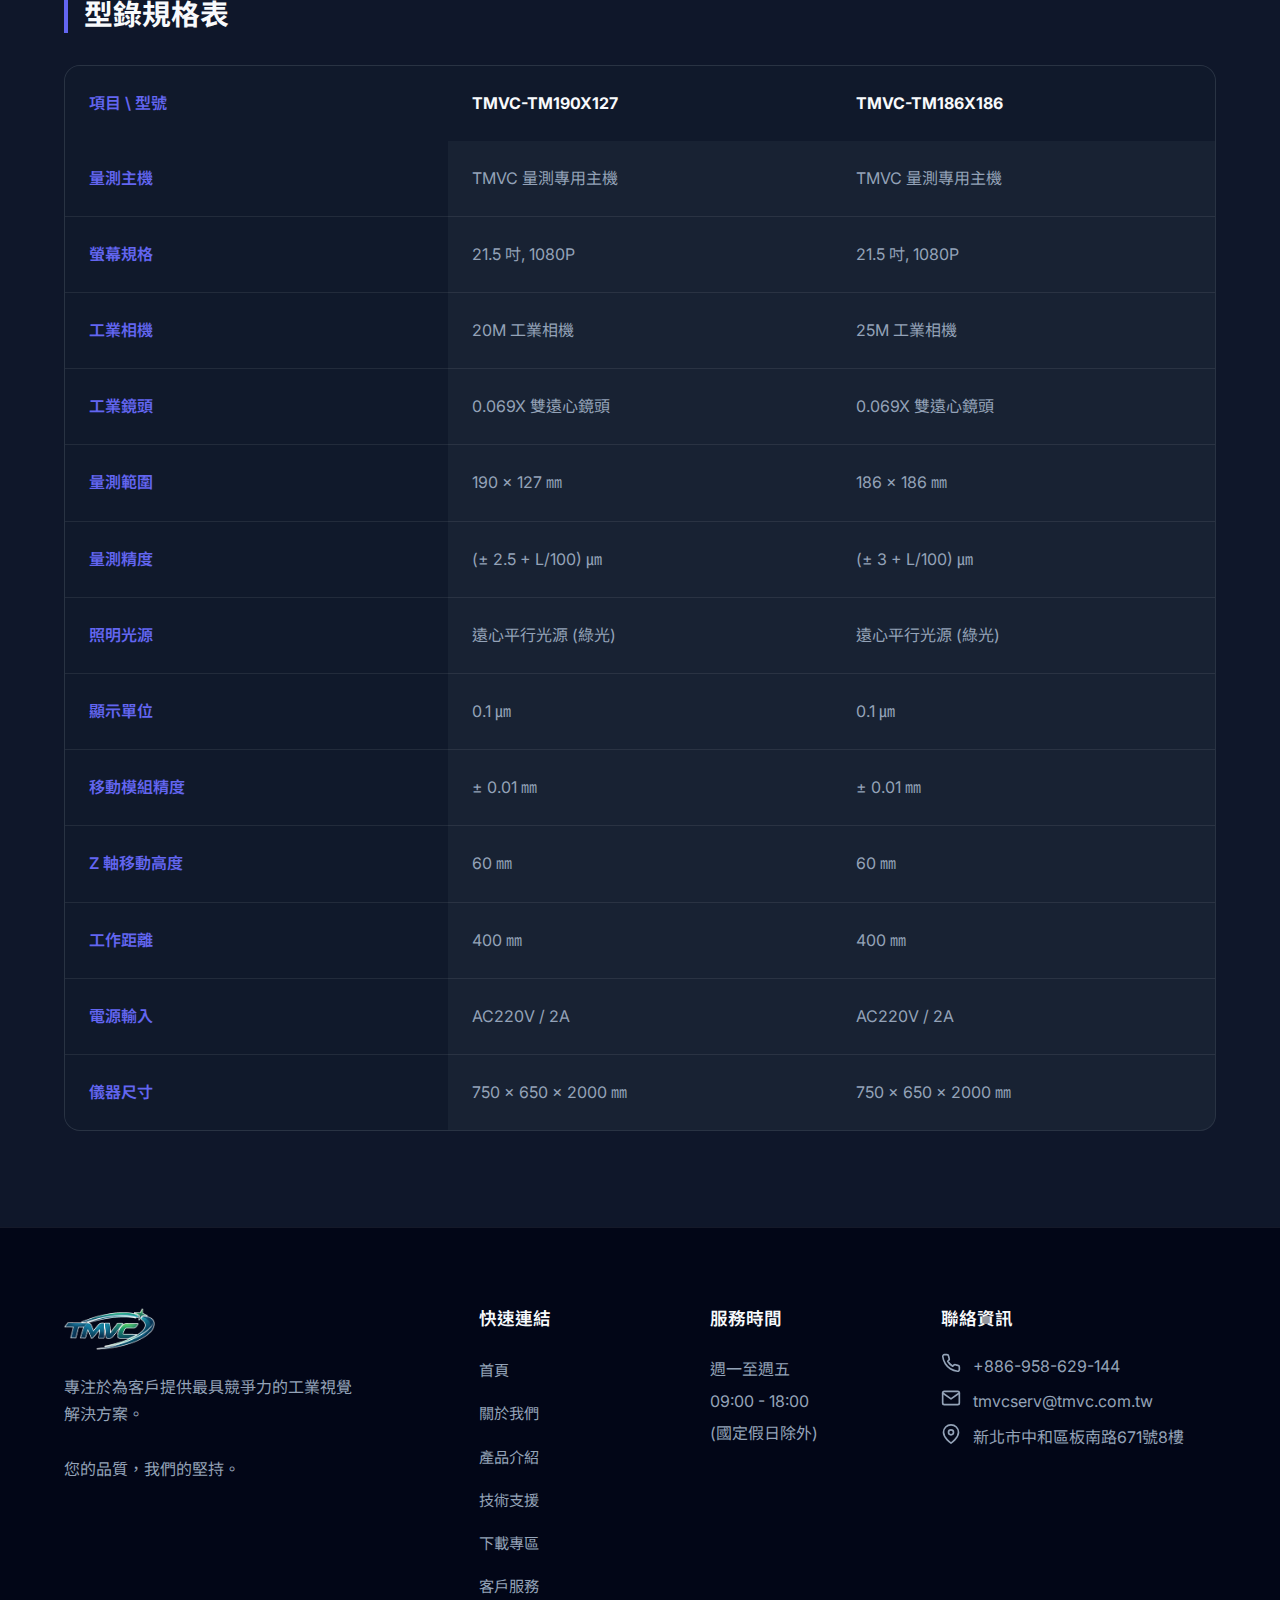
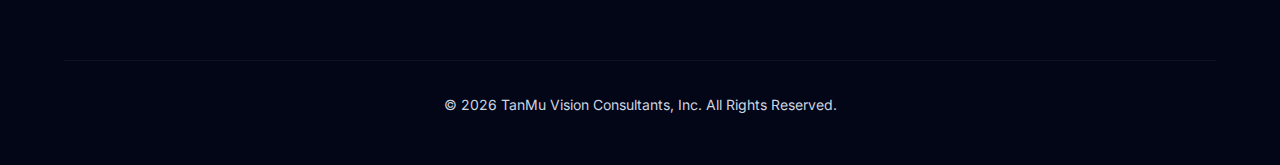
<file: measuring-fov.html>
<!DOCTYPE html>
<html lang="zh-TW">

<head>
    <meta charset="UTF-8">
    <meta name="viewport" content="width=device-width, initial-scale=1.0">
    <title>大視野量測儀 | 量測儀器 | 天目科技</title>
    <meta name="description" content="天目科技大視野量測儀 - 提供大視野、高精度與自動識別測量解決方案，實現快速穩定的產品數據輸出。">

    <!-- Google Fonts -->
    <link rel="preconnect" href="https://fonts.googleapis.com">
    <link rel="preconnect" href="https://fonts.gstatic.com" crossorigin>
    <link
        href="https://fonts.googleapis.com/css2?family=Noto+Sans+TC:wght@300;400;500;700&family=Inter:wght@400;500;600;700&display=swap"
        rel="stylesheet">

    <link rel="stylesheet" href="styles.css">
    <link rel="stylesheet" href="products.css">
    <link rel="stylesheet" href="measuring-fov.css">
    <script>
        (function () {
            const savedTheme = sessionStorage.getItem('theme') || 'dark';
            document.documentElement.setAttribute('data-theme', savedTheme);
        })();
    </script>
</head>

<body>

    <!-- Header -->
    <header id="mainHeader">
        <div class="container nav-container">
            <a href="index.html" class="logo">
                <img src="images/TMVC_Machine_Logo.png" alt="天目科技">
            </a>

            <div class="header-right" style="display: flex; align-items: center; gap: 2rem;">
                <nav id="navMenu">
                    <ul>
                        <li><a href="index.html">首頁</a></li>
                        <li><a href="about.html">關於我們</a></li>
                        <li><a href="products.html" class="active">產品介紹</a></li>
                        <li><a href="support.html">技術支援</a></li>
                        <li><a href="downloads.html">下載專區</a></li>
                        <li><a href="contact.html">客戶服務</a></li>
                    </ul>
                </nav>

                <div class="header-actions" style="display: flex; align-items: center; gap: 1rem;">
                    <button class="theme-toggle" id="themeToggle" title="切換亮/暗模式">
                        <svg class="moon-icon" xmlns="http://www.w3.org/2000/svg" width="20" height="20"
                            viewBox="0 0 24 24" fill="none" stroke="currentColor" stroke-width="2"
                            stroke-linecap="round" stroke-linejoin="round">
                            <path d="M21 12.79A9 9 0 1 1 11.21 3 7 7 0 0 0 21 12.79z"></path>
                        </svg>
                        <svg class="sun-icon" xmlns="http://www.w3.org/2000/svg" width="20" height="20"
                            viewBox="0 0 24 24" fill="none" stroke="currentColor" stroke-width="2"
                            stroke-linecap="round" stroke-linejoin="round">
                            <circle cx="12" cy="12" r="5"></circle>
                            <line x1="12" y1="1" x2="12" y2="3"></line>
                            <line x1="12" y1="21" x2="12" y2="23"></line>
                            <line x1="4.22" y1="4.22" x2="5.64" y2="5.64"></line>
                            <line x1="18.36" y1="18.36" x2="19.78" y2="19.78"></line>
                            <line x1="1" y1="12" x2="3" y2="12"></line>
                            <line x1="21" y1="12" x2="23" y2="12"></line>
                            <line x1="4.22" y1="19.78" x2="5.64" y2="18.36"></line>
                            <line x1="18.36" y1="5.64" x2="19.78" y2="4.22"></line>
                        </svg>
                    </button>

                    <button class="mobile-nav-toggle" id="mobileNavToggle" aria-label="切換選單">
                        <span></span>
                        <span></span>
                        <span></span>
                    </button>
                </div>
            </div>
        </div>
    </header>

    <!-- Mobile Nav Overlay -->
    <div class="nav-overlay" id="navOverlay"></div>


    <main>
        <!-- Page Hero -->
        <section class="page-hero">
            <div class="container">
                <div class="breadcrumb" style="margin-bottom: 1rem; font-size: 0.9rem; color: var(--text-gray);">
                    <a href="products.html" style="color: var(--text-gray);">產品介紹</a> /
                    <a href="measuring.html" style="color: var(--text-gray);">量測儀器</a> /
                    <span style="color: var(--secondary);">大視野量測儀</span>
                </div>
                <h1>大視野量測儀</h1>
                <p>結合大視野與高精度優勢，實現快速且穩定的大批量產品數據輸出。</p>
            </div>
        </section>

        <div class="container">
            <!-- Product Overview -->
            <div class="product-detail-grid">
                <div class="product-image-box">
                    <img src="products/instrument/slide_5_img_0.png" alt="大視野量測儀"
                        style="max-width: 90%; max-height: 90%; object-fit: contain; filter: drop-shadow(0 10px 20px rgba(0,0,0,0.5));">
                </div>
                <div class="product-info-text">
                    <h2 style="margin-bottom: 1.5rem;">產品簡介</h2>
                    <p style="color: var(--text-gray); line-height: 1.8; margin-bottom: 2rem;">
                        天目科技大視野量測儀專為大尺寸工件或多工件同時檢測而設計。具備超大 FOV
                        與優異的成像品質，結合移動模組與大範圍影像掃描技術，能一次完成複雜零件的所有關鍵尺寸檢索。不論工件如何放置，系統皆能自動鎖定特徵並執行高精度測量。
                    </p>
                    <div class="highlight-box" style="margin-bottom: 2rem; border-left-color: var(--secondary);">
                        <strong>核心價值：</strong> 大 FOV、高精度 Z 軸移動、自動識別、大批量全檢。
                    </div>
                </div>
            </div>

            <!-- Advantages Section -->
            <h2 class="section-title text-center">產品優勢</h2>
            <div class="advantage-grid"
                style="display: grid; grid-template-columns: repeat(auto-fit, minmax(250px, 1fr)); gap: 2rem; margin-bottom: 6rem;">
                <div class="advantage-card">
                    <span class="advantage-icon">📐</span>
                    <h4>超大視野量測</h4>
                    <p style="color: var(--text-gray); font-size: 0.9rem;">單次成像範圍廣，配合精密移動平台，可應對高達 190x127mm 甚至 186x186mm
                        的工件範圍。</p>
                </div>
                <div class="advantage-card">
                    <span class="advantage-icon">🔍</span>
                    <h4>高精度成像系統</h4>
                    <p style="color: var(--text-gray); font-size: 0.9rem;">搭載 20M/25M
                        高畫素工業相機與專屬雙遠心鏡頭，確保在寬廣視野下仍保有極高的量測細節。</p>
                </div>
                <div class="advantage-card">
                    <span class="advantage-icon">🤖</span>
                    <h4>全自動化工作流</h4>
                    <p style="color: var(--text-gray); font-size: 0.9rem;">支援 Z 軸自動對焦與移動模組，工件可任意擺放，大幅提升自動化檢測的彈性與速度。</p>
                </div>
                <div class="advantage-card">
                    <span class="advantage-icon">📈</span>
                    <h4>強大的軟體擴展</h4>
                    <p style="color: var(--text-gray); font-size: 0.9rem;">軟體內建支援 CPK 計算與自定義報表輸出，無縫對接生產管理系統。</p>
                </div>
            </div>

            <!-- Specification Table -->
            <h2 class="spec-table-title">型錄規格表</h2>
            <div class="spec-table-container">
                <table class="specs-table">
                    <thead>
                        <tr>
                            <th>項目 \ 型號</th>
                            <th style="color: var(--text-light); font-weight: 700;">TMVC-TM190X127</th>
                            <th style="color: var(--text-light); font-weight: 700;">TMVC-TM186X186</th>
                        </tr>
                    </thead>
                    <tbody>
                        <tr>
                            <th>量測主機</th>
                            <td>TMVC 量測專用主機</td>
                            <td>TMVC 量測專用主機</td>
                        </tr>
                        <tr>
                            <th>螢幕規格</th>
                            <td>21.5 吋, 1080P</td>
                            <td>21.5 吋, 1080P</td>
                        </tr>
                        <tr>
                            <th>工業相機</th>
                            <td>20M 工業相機</td>
                            <td>25M 工業相機</td>
                        </tr>
                        <tr>
                            <th>工業鏡頭</th>
                            <td>0.069X 雙遠心鏡頭</td>
                            <td>0.069X 雙遠心鏡頭</td>
                        </tr>
                        <tr>
                            <th>量測範圍</th>
                            <td>190 × 127 ㎜</td>
                            <td>186 × 186 ㎜</td>
                        </tr>
                        <tr>
                            <th>量測精度</th>
                            <td>(± 2.5 + L/100) ㎛</td>
                            <td>(± 3 + L/100) ㎛</td>
                        </tr>
                        <tr>
                            <th>照明光源</th>
                            <td>遠心平行光源 (綠光)</td>
                            <td>遠心平行光源 (綠光)</td>
                        </tr>
                        <tr>
                            <th>顯示單位</th>
                            <td>0.1 ㎛</td>
                            <td>0.1 ㎛</td>
                        </tr>
                        <tr>
                            <th>移動模組精度</th>
                            <td>± 0.01 ㎜</td>
                            <td>± 0.01 ㎜</td>
                        </tr>
                        <tr>
                            <th>Z 軸移動高度</th>
                            <td>60 ㎜</td>
                            <td>60 ㎜</td>
                        </tr>
                        <tr>
                            <th>工作距離</th>
                            <td>400 ㎜</td>
                            <td>400 ㎜</td>
                        </tr>
                        <tr>
                            <th>電源輸入</th>
                            <td>AC220V / 2A</td>
                            <td>AC220V / 2A</td>
                        </tr>
                        <tr>
                            <th>儀器尺寸</th>
                            <td>750 × 650 × 2000 ㎜</td>
                            <td>750 × 650 × 2000 ㎜</td>
                        </tr>
                    </tbody>
                </table>
            </div>
        </div>
    </main>

    <!-- Footer -->
    <footer>
        <div class="container">
            <div class="footer-grid">
                <div class="footer-col">
                    <a href="index.html" class="logo" style="margin-bottom: 1.5rem;">
                        <img src="images/TMVC_Machine_Logo.png" alt="天目科技">
                    </a>
                    <p style="color: var(--text-gray); max-width: 300px;">
                        專注於為客戶提供最具競爭力的工業視覺解決方案。
                        <br><br>
                        您的品質，我們的堅持。
                    </p>
                </div>

                <div class="footer-col">
                    <h4>快速連結</h4>
                    <ul style="line-height: 2.2;">
                        <li><a href="index.html" style="color: var(--text-gray);">首頁</a></li>
                        <li><a href="about.html" style="color: var(--text-gray);">關於我們</a></li>
                        <li><a href="products.html" style="color: var(--text-gray);">產品介紹</a></li>
                        <li><a href="support.html" style="color: var(--text-gray);">技術支援</a></li>
                        <li><a href="downloads.html" style="color: var(--text-gray);">下載專區</a></li>
                        <li><a href="contact.html" style="color: var(--text-gray);">客戶服務</a></li>
                    </ul>
                </div>

                <div class="footer-col">
                    <h4>服務時間</h4>
                    <p style="color: var(--text-gray); line-height: 2;">
                        週一至週五<br>
                        09:00 - 18:00<br>
                        (國定假日除外)
                    </p>
                </div>

                <div class="footer-col">
                    <h4>聯絡資訊</h4>
                    <ul class="contact-list">
                        <li>
                            <svg xmlns="http://www.w3.org/2000/svg" width="20" height="20" viewBox="0 0 24 24"
                                fill="none" stroke="currentColor" stroke-width="2" stroke-linecap="round"
                                stroke-linejoin="round">
                                <path
                                    d="M22 16.92v3a2 2 0 0 1-2.18 2 19.79 19.79 0 0 1-8.63-3.07 19.5 19.5 0 0 1-6-6 19.79 19.79 0 0 1-3.07-8.67A2 2 0 0 1 4.11 2h3a2 2 0 0 1 2 1.72 12.84 12.84 0 0 0 .7 2.81 2 2 0 0 1-.45 2.11L8.09 9.91a16 16 0 0 0 6 6l1.27-1.27a2 2 0 0 1 2.11-.45 12.84 12.84 0 0 0 2.81.7A2 2 0 0 1 22 16.92z">
                                </path>
                            </svg>
                            <span>+886-958-629-144</span>
                        </li>
                        <li>
                            <svg xmlns="http://www.w3.org/2000/svg" width="20" height="20" viewBox="0 0 24 24"
                                fill="none" stroke="currentColor" stroke-width="2" stroke-linecap="round"
                                stroke-linejoin="round">
                                <path d="M4 4h16c1.1 0 2 .9 2 2v12c0 1.1-.9 2-2 2H4c-1.1 0-2-.9-2-2V6c0-1.1.9-2 2-2z">
                                </path>
                                <polyline points="22,6 12,13 2,6"></polyline>
                            </svg>
                            <span>tmvcserv@tmvc.com.tw</span>
                        </li>
                        <li>
                            <svg xmlns="http://www.w3.org/2000/svg" width="20" height="20" viewBox="0 0 24 24"
                                fill="none" stroke="currentColor" stroke-width="2" stroke-linecap="round"
                                stroke-linejoin="round">
                                <path d="M21 10c0 7-9 13-9 13s-9-6-9-13a9 9 0 0 1 18 0z"></path>
                                <circle cx="12" cy="10" r="3"></circle>
                            </svg>
                            <span>新北市中和區板南路671號8樓</span>
                        </li>
                    </ul>
                </div>
            </div>
            <div class="copyright">
                <p>&copy; 2026 TanMu Vision Consultants, Inc. All Rights Reserved.</p>
            </div>
        </div>
    </footer>

    <script>
        // 主題切換邏輯
        const themeToggle = document.getElementById('themeToggle');
        themeToggle.addEventListener('click', () => {
            const currentTheme = document.documentElement.getAttribute('data-theme');
            const newTheme = currentTheme === 'dark' ? 'light' : 'dark';
            document.documentElement.setAttribute('data-theme', newTheme);
            sessionStorage.setItem('theme', newTheme);
        });

        // 滾動行為邏輯 (Hide/Show Header)
        const header = document.getElementById('mainHeader');
        let lastScroll = 0;
        const scrollThreshold = 100;

        window.addEventListener('scroll', () => {
            const currentScroll = window.pageYOffset;

            if (currentScroll <= 0) {
                header.classList.remove('header-hidden');
                header.classList.remove('header-scrolled');
                return;
            }

            if (currentScroll > scrollThreshold) {
                header.classList.add('header-scrolled');
            } else {
                header.classList.remove('header-scrolled');
            }

            if (currentScroll > lastScroll && !document.body.classList.contains('nav-active')) {
                header.classList.add('header-hidden');
            } else {
                header.classList.remove('header-hidden');
            }
            lastScroll = currentScroll;
        });

        // 行動版選單切換
        const mobileNavToggle = document.getElementById('mobileNavToggle');
        const navOverlay = document.getElementById('navOverlay');
        const navLinks = document.querySelectorAll('#navMenu a');

        const toggleNav = () => {
            document.body.classList.toggle('nav-active');
        };

        mobileNavToggle.addEventListener('click', toggleNav);
        navOverlay.addEventListener('click', toggleNav);

        navLinks.forEach(link => {
            link.addEventListener('click', () => {
                document.body.classList.remove('nav-active');
            });
        });
    </script>
</body>

</html>
</file>
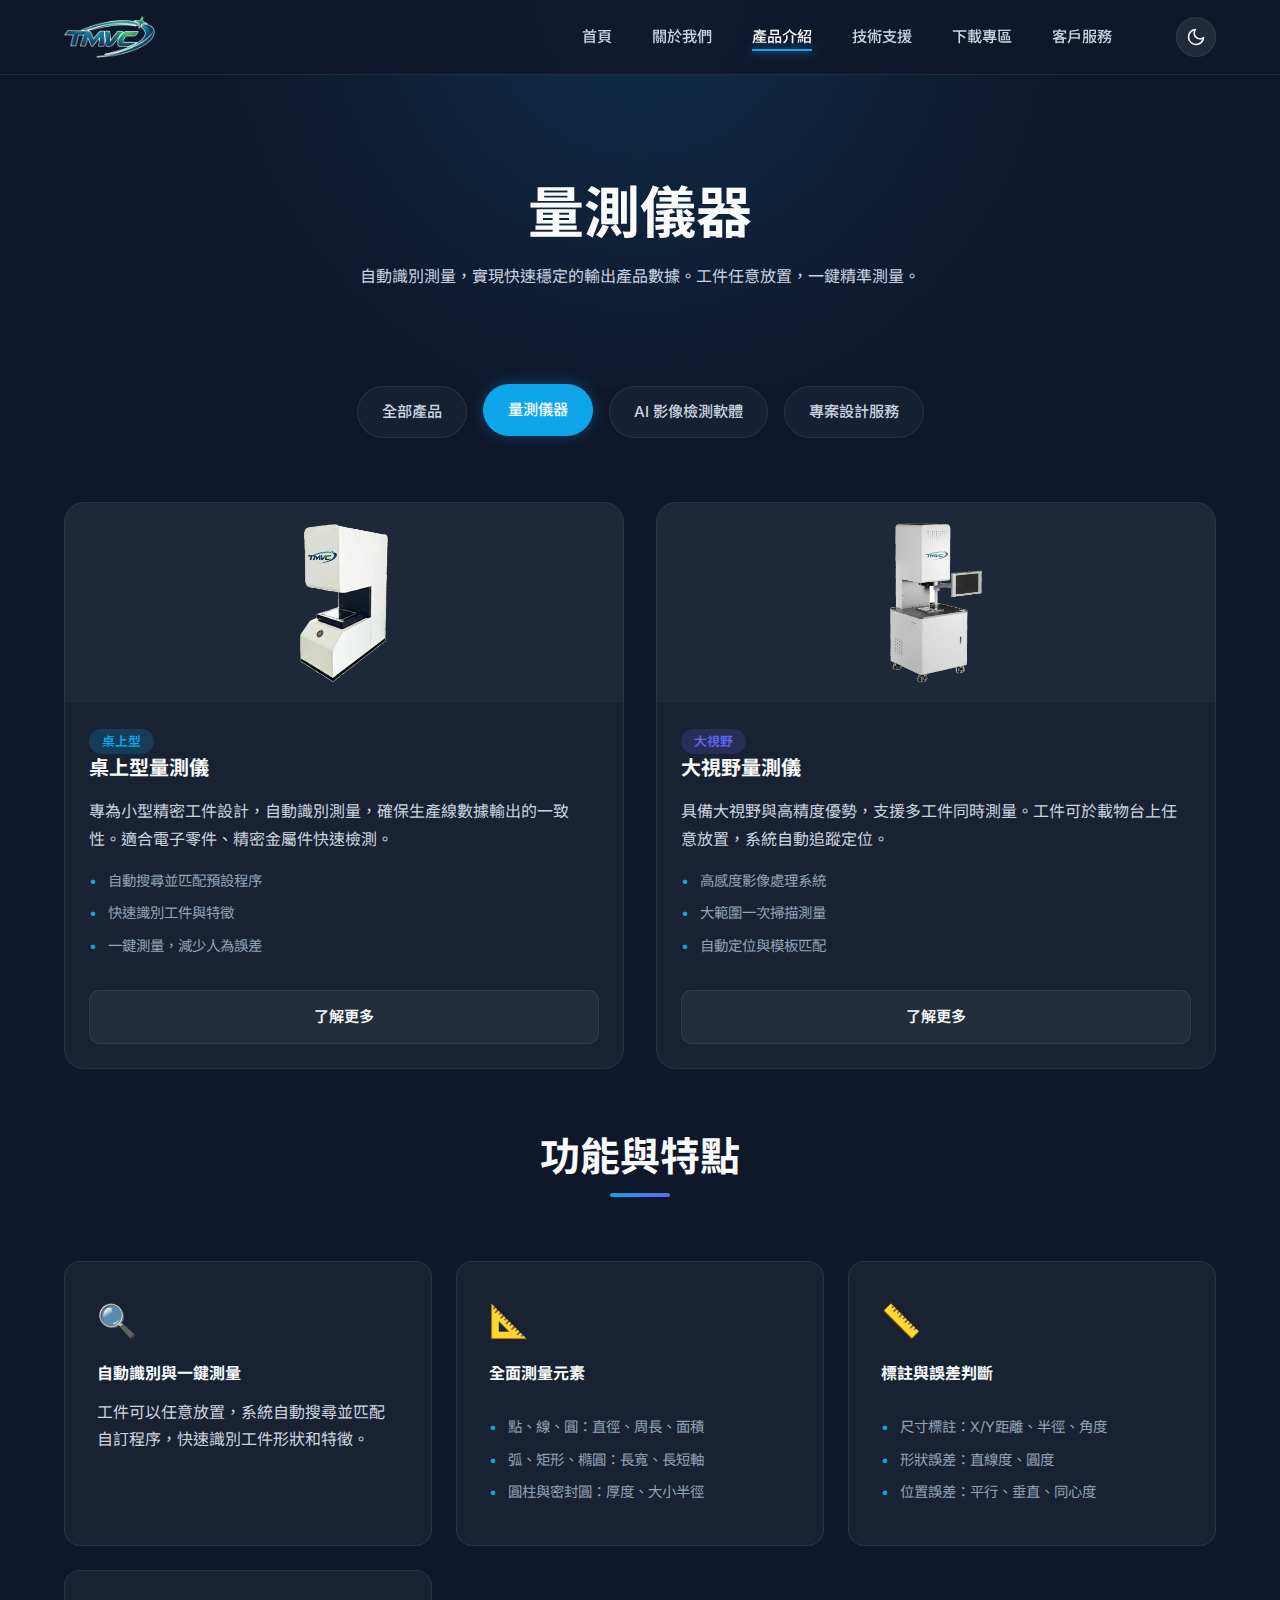
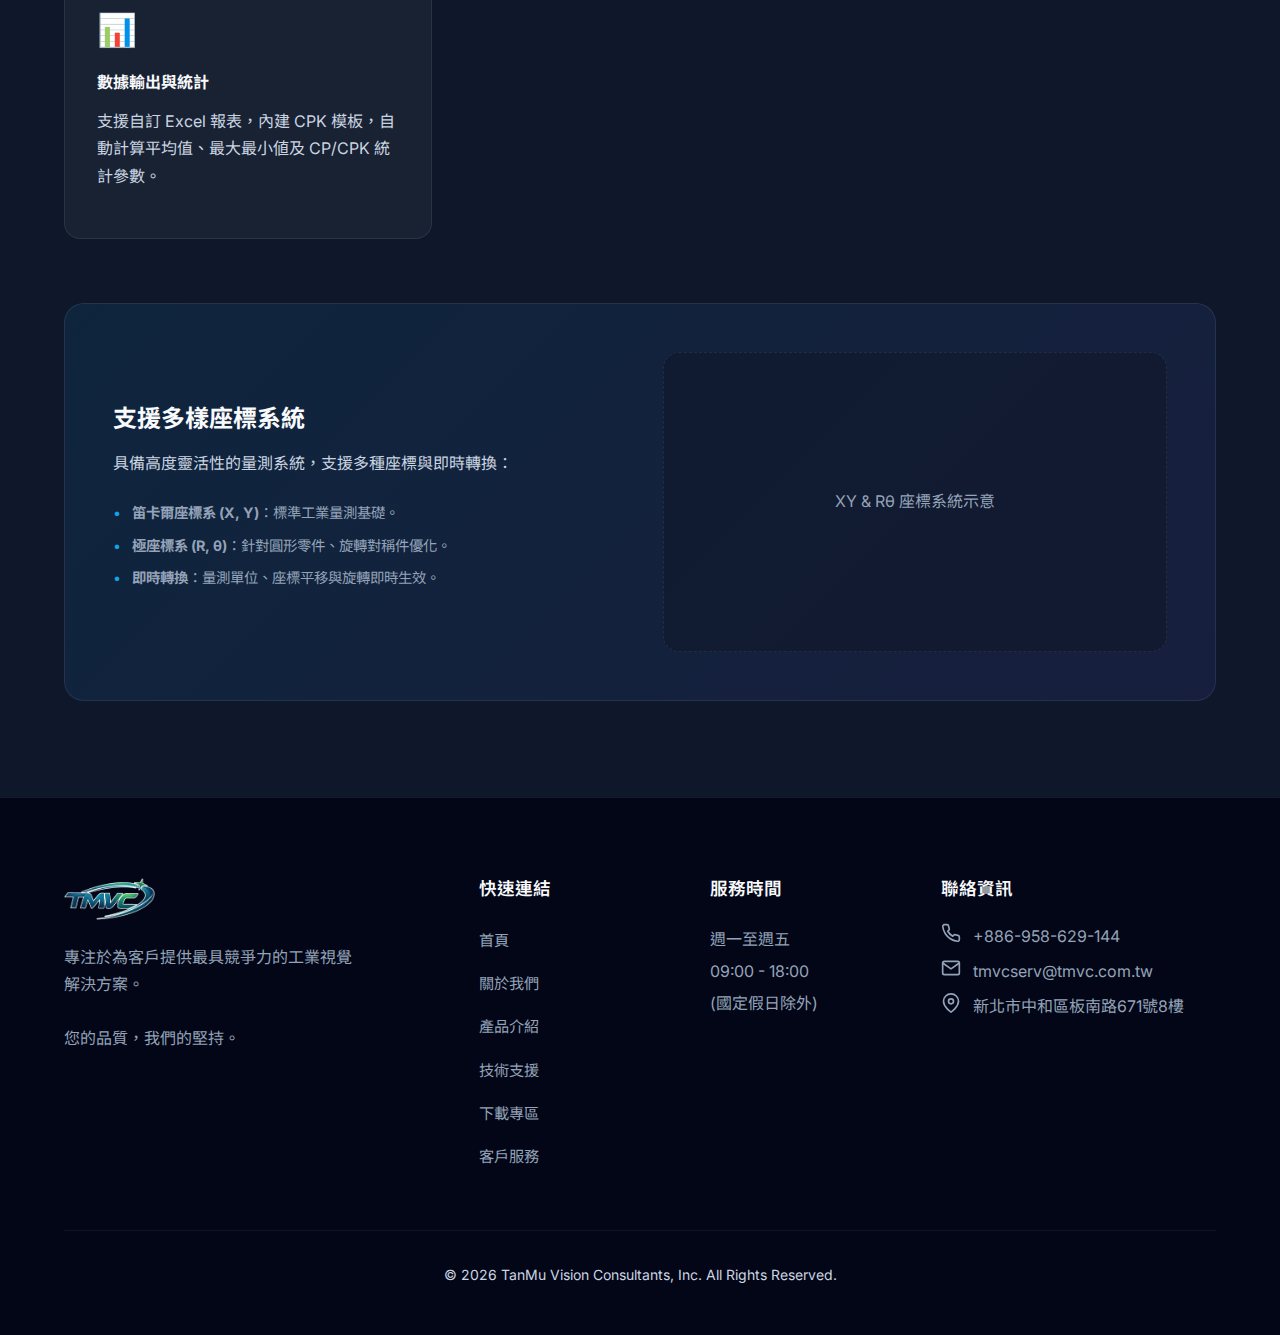
<file: measuring.html>
<!DOCTYPE html>
<html lang="zh-TW">

<head>
    <meta charset="UTF-8">
    <meta name="viewport" content="width=device-width, initial-scale=1.0">
    <title>量測儀器 | 天目科技</title>
    <meta name="description" content="天目科技量測儀器系列 - 桌上型量測儀、大視野量測儀，提供快速穩定的自動識別測量解決方案。">

    <!-- Google Fonts -->
    <link rel="preconnect" href="https://fonts.googleapis.com">
    <link rel="preconnect" href="https://fonts.gstatic.com" crossorigin>
    <link
        href="https://fonts.googleapis.com/css2?family=Noto+Sans+TC:wght@300;400;500;700&family=Inter:wght@400;500;600;700&display=swap"
        rel="stylesheet">

    <link rel="stylesheet" href="styles.css">
    <link rel="stylesheet" href="products.css">
    <link rel="stylesheet" href="measuring.css">
    <script>
        (function () {
            const savedTheme = sessionStorage.getItem('theme') || 'dark';
            document.documentElement.setAttribute('data-theme', savedTheme);
        })();
    </script>
</head>

<body>

    <!-- Header -->
    <header id="mainHeader">
        <div class="container nav-container">
            <a href="index.html" class="logo">
                <img src="images/TMVC_Machine_Logo.png" alt="天目科技">
            </a>

            <div class="header-right" style="display: flex; align-items: center; gap: 2rem;">
                <nav id="navMenu">
                    <ul>
                        <li><a href="index.html">首頁</a></li>
                        <li><a href="about.html">關於我們</a></li>
                        <li><a href="products.html" class="active">產品介紹</a></li>
                        <li><a href="support.html">技術支援</a></li>
                        <li><a href="downloads.html">下載專區</a></li>
                        <li><a href="contact.html">客戶服務</a></li>
                    </ul>
                </nav>

                <div class="header-actions" style="display: flex; align-items: center; gap: 1rem;">
                    <button class="theme-toggle" id="themeToggle" title="切換亮/暗模式">
                        <svg class="moon-icon" xmlns="http://www.w3.org/2000/svg" width="20" height="20"
                            viewBox="0 0 24 24" fill="none" stroke="currentColor" stroke-width="2"
                            stroke-linecap="round" stroke-linejoin="round">
                            <path d="M21 12.79A9 9 0 1 1 11.21 3 7 7 0 0 0 21 12.79z"></path>
                        </svg>
                        <svg class="sun-icon" xmlns="http://www.w3.org/2000/svg" width="20" height="20"
                            viewBox="0 0 24 24" fill="none" stroke="currentColor" stroke-width="2"
                            stroke-linecap="round" stroke-linejoin="round">
                            <circle cx="12" cy="12" r="5"></circle>
                            <line x1="12" y1="1" x2="12" y2="3"></line>
                            <line x1="12" y1="21" x2="12" y2="23"></line>
                            <line x1="4.22" y1="4.22" x2="5.64" y2="5.64"></line>
                            <line x1="18.36" y1="18.36" x2="19.78" y2="19.78"></line>
                            <line x1="1" y1="12" x2="3" y2="12"></line>
                            <line x1="21" y1="12" x2="23" y2="12"></line>
                            <line x1="4.22" y1="19.78" x2="5.64" y2="18.36"></line>
                            <line x1="18.36" y1="5.64" x2="19.78" y2="4.22"></line>
                        </svg>
                    </button>

                    <button class="mobile-nav-toggle" id="mobileNavToggle" aria-label="切換選單">
                        <span></span>
                        <span></span>
                        <span></span>
                    </button>
                </div>
            </div>
        </div>
    </header>

    <!-- Mobile Nav Overlay -->
    <div class="nav-overlay" id="navOverlay"></div>


    <main>
        <!-- Page Hero -->
        <section class="page-hero">
            <div class="container">
                <h1>量測儀器</h1>
                <p>自動識別測量，實現快速穩定的輸出產品數據。工件任意放置，一鍵精準測量。</p>
            </div>
        </section>

        <section class="container">
            <!-- Classification Buttons -->
            <div class="filter-section">
                <div class="filter-list">
                    <a href="products.html" class="filter-btn">全部產品</a>
                    <!-- <a href="cameras.html" class="filter-btn">工業相機</a> -->
                    <a href="measuring.html" class="filter-btn active">量測儀器</a>
                    <a href="software.html" class="filter-btn">AI 影像檢測軟體</a>
                    <a href="contact.html" class="filter-btn">專案設計服務</a>
                </div>
            </div>

            <!-- Product Types -->
            <div class="measuring-grid">
                <div class="product-card">
                    <div class="product-img-wrapper"
                        style="height: 200px; display: flex; align-items: center; justify-content: center; background: rgba(255,255,255,0.03);">
                        <img src="products/instrument/slide_3_img_0.png" alt="桌上型量測儀"
                            style="max-width: 80%; max-height: 80%; object-fit: contain;">
                    </div>
                    <div class="product-info" style="padding: 1.5rem;">
                        <span class="tag-measuring">桌上型</span>
                        <h3>桌上型量測儀</h3>
                        <p>專為小型精密工件設計，自動識別測量，確保生產線數據輸出的一致性。適合電子零件、精密金屬件快速檢測。</p>
                        <ul class="feature-list">
                            <li>自動搜尋並匹配預設程序</li>
                            <li>快速識別工件與特徵</li>
                            <li>一鍵測量，減少人為誤差</li>
                        </ul>
                        <a href="measuring-desktop.html" class="btn-card"
                            style="margin-top: 1.5rem; display: inline-block;">了解更多</a>
                    </div>
                </div>

                <div class="product-card">
                    <div class="product-img-wrapper"
                        style="height: 200px; display: flex; align-items: center; justify-content: center; background: rgba(255,255,255,0.03);">
                        <img src="products/instrument/slide_5_img_0.png" alt="大視野量測儀"
                            style="max-width: 80%; max-height: 80%; object-fit: contain;">
                    </div>
                    <div class="product-info" style="padding: 1.5rem;">
                        <span class="tag-measuring"
                            style="background: rgba(99,102,241,0.2); color: var(--secondary);">大視野</span>
                        <h3>大視野量測儀</h3>
                        <p>具備大視野與高精度優勢，支援多工件同時測量。工件可於載物台上任意放置，系統自動追蹤定位。</p>
                        <ul class="feature-list">
                            <li>高感度影像處理系統</li>
                            <li>大範圍一次掃描測量</li>
                            <li>自動定位與模板匹配</li>
                        </ul>
                        <a href="measuring-fov.html" class="btn-card"
                            style="margin-top: 1.5rem; display: inline-block;">了解更多</a>
                    </div>
                </div>
            </div>

            <!-- Core Features -->
            <h2 class="section-title text-center">功能與特點</h2>
            <div class="feature-grid">
                <div class="feature-card">
                    <div class="feature-icon">🔍</div>
                    <h4>自動識別與一鍵測量</h4>
                    <p>工件可以任意放置，系統自動搜尋並匹配自訂程序，快速識別工件形狀和特徵。</p>
                </div>
                <div class="feature-card">
                    <div class="feature-icon">📐</div>
                    <h4>全面測量元素</h4>
                    <ul class="feature-list">
                        <li>點、線、圓：直徑、周長、面積</li>
                        <li>弧、矩形、橢圓：長寬、長短軸</li>
                        <li>圓柱與密封圓：厚度、大小半徑</li>
                    </ul>
                </div>
                <div class="feature-card">
                    <div class="feature-icon">📏</div>
                    <h4>標註與誤差判斷</h4>
                    <ul class="feature-list">
                        <li>尺寸標註：X/Y距離、半徑、角度</li>
                        <li>形狀誤差：直線度、圓度</li>
                        <li>位置誤差：平行、垂直、同心度</li>
                    </ul>
                </div>
                <div class="feature-card">
                    <div class="feature-icon">📊</div>
                    <h4>數據輸出與統計</h4>
                    <p>支援自訂 Excel 報表，內建 CPK 模板，自動計算平均值、最大最小値及 CP/CPK 統計參數。</p>
                </div>
            </div>

            <div class="product-highlight" style="margin-top: 4rem;">
                <div class="highlight-content">
                    <div class="highlight-text">
                        <h3>支援多樣座標系統</h3>
                        <p>具備高度靈活性的量測系統，支援多種座標與即時轉換：</p>
                        <ul class="feature-list" style="margin-top: 1.5rem;">
                            <li><strong>笛卡爾座標系 (X, Y)</strong>：標準工業量測基礎。</li>
                            <li><strong>極座標系 (R, θ)</strong>：針對圓形零件、旋轉對稱件優化。</li>
                            <li><strong>即時轉換</strong>：量測單位、座標平移與旋轉即時生效。</li>
                        </ul>
                    </div>
                    <div class="highlight-image" id="coord-preview">
                        <!-- Placeholder for visual representation of coordinates -->
                        <span style="color: var(--text-gray);">XY & Rθ 座標系統示意</span>
                    </div>
                </div>
            </div>
        </section>
    </main>

    <!-- Footer -->
    <footer>
        <div class="container">
            <div class="footer-grid">
                <div class="footer-col">
                    <div class="logo" style="margin-bottom: 1.5rem;">
                        <img src="images/TMVC_Machine_Logo.png" alt="天目科技">
                    </div>
                    <p style="color: var(--text-gray); max-width: 300px;">
                        專注於為客戶提供最具競爭力的工業視覺解決方案。
                        <br><br>
                        您的品質，我們的堅持。
                    </p>
                </div>

                <div class="footer-col">
                    <h4>快速連結</h4>
                    <ul style="line-height: 2.2;">
                        <li><a href="index.html" style="color: var(--text-gray);">首頁</a></li>
                        <li><a href="about.html" style="color: var(--text-gray);">關於我們</a></li>
                        <li><a href="products.html" style="color: var(--text-gray);">產品介紹</a></li>
                        <li><a href="support.html" style="color: var(--text-gray);">技術支援</a></li>
                        <li><a href="downloads.html" style="color: var(--text-gray);">下載專區</a></li>
                        <li><a href="contact.html" style="color: var(--text-gray);">客戶服務</a></li>
                    </ul>
                </div>

                <div class="footer-col">
                    <h4>服務時間</h4>
                    <p style="color: var(--text-gray); line-height: 2;">
                        週一至週五<br>
                        09:00 - 18:00<br>
                        (國定假日除外)
                    </p>
                </div>

                <div class="footer-col">
                    <h4>聯絡資訊</h4>
                    <ul class="contact-list">
                        <li>
                            <svg xmlns="http://www.w3.org/2000/svg" width="20" height="20" viewBox="0 0 24 24"
                                fill="none" stroke="currentColor" stroke-width="2" stroke-linecap="round"
                                stroke-linejoin="round">
                                <path
                                    d="M22 16.92v3a2 2 0 0 1-2.18 2 19.79 19.79 0 0 1-8.63-3.07 19.5 19.5 0 0 1-6-6 19.79 19.79 0 0 1-3.07-8.67A2 2 0 0 1 4.11 2h3a2 2 0 0 1 2 1.72 12.84 12.84 0 0 0 .7 2.81 2 2 0 0 1-.45 2.11L8.09 9.91a16 16 0 0 0 6 6l1.27-1.27a2 2 0 0 1 2.11-.45 12.84 12.84 0 0 0 2.81.7A2 2 0 0 1 22 16.92z">
                                </path>
                            </svg>
                            <span>+886-958-629-144</span>
                        </li>
                        <li>
                            <svg xmlns="http://www.w3.org/2000/svg" width="20" height="20" viewBox="0 0 24 24"
                                fill="none" stroke="currentColor" stroke-width="2" stroke-linecap="round"
                                stroke-linejoin="round">
                                <path d="M4 4h16c1.1 0 2 .9 2 2v12c0 1.1-.9 2-2 2H4c-1.1 0-2-.9-2-2V6c0-1.1.9-2 2-2z">
                                </path>
                                <polyline points="22,6 12,13 2,6"></polyline>
                            </svg>
                            <span>tmvcserv@tmvc.com.tw</span>
                        </li>
                        <li>
                            <svg xmlns="http://www.w3.org/2000/svg" width="20" height="20" viewBox="0 0 24 24"
                                fill="none" stroke="currentColor" stroke-width="2" stroke-linecap="round"
                                stroke-linejoin="round">
                                <path d="M21 10c0 7-9 13-9 13s-9-6-9-13a9 9 0 0 1 18 0z"></path>
                                <circle cx="12" cy="10" r="3"></circle>
                            </svg>
                            <span>新北市中和區板南路671號8樓</span>
                        </li>
                    </ul>
                </div>
            </div>
            <div class="copyright">
                <p>&copy; 2026 TanMu Vision Consultants, Inc. All Rights Reserved.</p>
            </div>
        </div>
    </footer>

    <script>
        // 主題切換邏輯
        const themeToggle = document.getElementById('themeToggle');
        themeToggle.addEventListener('click', () => {
            const currentTheme = document.documentElement.getAttribute('data-theme');
            const newTheme = currentTheme === 'dark' ? 'light' : 'dark';
            document.documentElement.setAttribute('data-theme', newTheme);
            sessionStorage.setItem('theme', newTheme);
        });

        // 滾動行為邏輯 (Hide/Show Header)
        const header = document.getElementById('mainHeader');
        let lastScroll = 0;
        const scrollThreshold = 100;

        window.addEventListener('scroll', () => {
            const currentScroll = window.pageYOffset;

            if (currentScroll <= 0) {
                header.classList.remove('header-hidden');
                header.classList.remove('header-scrolled');
                return;
            }

            if (currentScroll > scrollThreshold) {
                header.classList.add('header-scrolled');
            } else {
                header.classList.remove('header-scrolled');
            }

            if (currentScroll > lastScroll && !document.body.classList.contains('nav-active')) {
                header.classList.add('header-hidden');
            } else {
                header.classList.remove('header-hidden');
            }
            lastScroll = currentScroll;
        });

        // 行動版選單切換
        const mobileNavToggle = document.getElementById('mobileNavToggle');
        const navOverlay = document.getElementById('navOverlay');
        const navLinks = document.querySelectorAll('#navMenu a');

        const toggleNav = () => {
            document.body.classList.toggle('nav-active');
        };

        mobileNavToggle.addEventListener('click', toggleNav);
        navOverlay.addEventListener('click', toggleNav);

        navLinks.forEach(link => {
            link.addEventListener('click', () => {
                document.body.classList.remove('nav-active');
            });
        });
    </script>
</body>

</html>
</file>
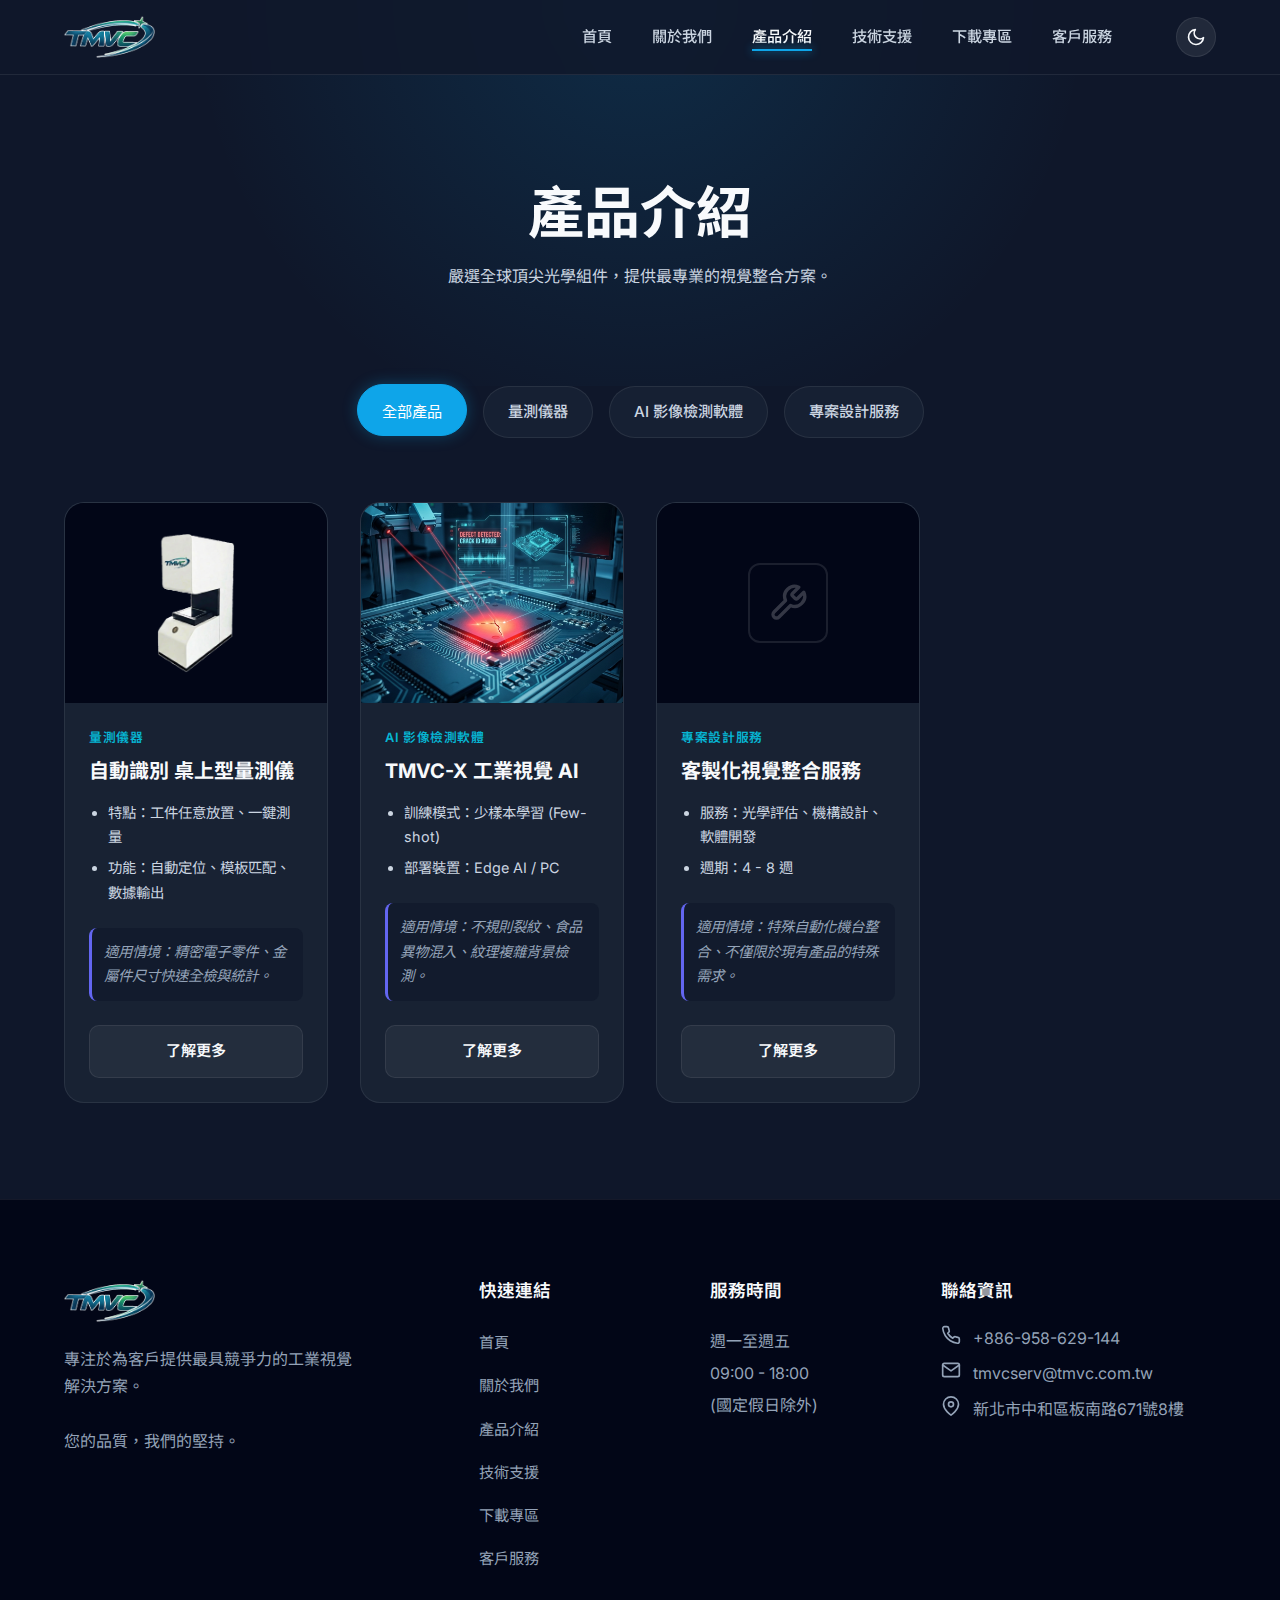
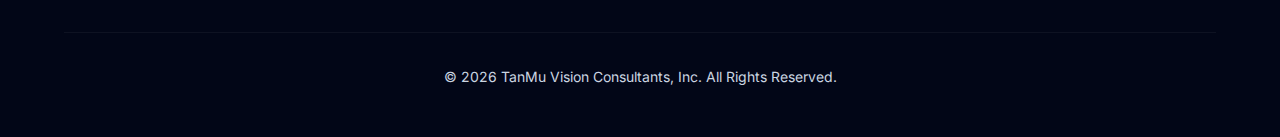
<file: products.html>
<!DOCTYPE html>
<html lang="zh-TW">

<head>
    <meta charset="UTF-8">
    <meta name="viewport" content="width=device-width, initial-scale=1.0">
    <title>產品介紹 | 天目科技</title>
    <meta name="description" content="天目科技產品列表 - 工業相機、量測儀器、AI 影像檢測軟體與專案設計服務。">

    <!-- Google Fonts -->
    <link rel="preconnect" href="https://fonts.googleapis.com">
    <link rel="preconnect" href="https://fonts.gstatic.com" crossorigin>
    <link
        href="https://fonts.googleapis.com/css2?family=Noto+Sans+TC:wght@300;400;500;700&family=Inter:wght@400;500;600;700&display=swap"
        rel="stylesheet">

    <link rel="stylesheet" href="styles.css">
    <link rel="stylesheet" href="products.css">
    <script>
        (function () {
            const savedTheme = sessionStorage.getItem('theme') || 'dark';
            document.documentElement.setAttribute('data-theme', savedTheme);
        })();
    </script>
</head>

<body>

    <!-- Header -->
    <header id="mainHeader">
        <div class="container nav-container">
            <a href="index.html" class="logo">
                <img src="images/TMVC_Machine_Logo.png" alt="天目科技">
            </a>

            <div class="header-right" style="display: flex; align-items: center; gap: 2rem;">
                <nav id="navMenu">
                    <ul>
                        <li><a href="index.html">首頁</a></li>
                        <li><a href="about.html">關於我們</a></li>
                        <li><a href="products.html" class="active">產品介紹</a></li>
                        <li><a href="support.html">技術支援</a></li>
                        <li><a href="downloads.html">下載專區</a></li>
                        <li><a href="contact.html">客戶服務</a></li>
                    </ul>
                </nav>

                <div class="header-actions" style="display: flex; align-items: center; gap: 1rem;">
                    <button class="theme-toggle" id="themeToggle" title="切換亮/暗模式">
                        <svg class="moon-icon" xmlns="http://www.w3.org/2000/svg" width="20" height="20"
                            viewBox="0 0 24 24" fill="none" stroke="currentColor" stroke-width="2"
                            stroke-linecap="round" stroke-linejoin="round">
                            <path d="M21 12.79A9 9 0 1 1 11.21 3 7 7 0 0 0 21 12.79z"></path>
                        </svg>
                        <svg class="sun-icon" xmlns="http://www.w3.org/2000/svg" width="20" height="20"
                            viewBox="0 0 24 24" fill="none" stroke="currentColor" stroke-width="2"
                            stroke-linecap="round" stroke-linejoin="round">
                            <circle cx="12" cy="12" r="5"></circle>
                            <line x1="12" y1="1" x2="12" y2="3"></line>
                            <line x1="12" y1="21" x2="12" y2="23"></line>
                            <line x1="4.22" y1="4.22" x2="5.64" y2="5.64"></line>
                            <line x1="18.36" y1="18.36" x2="19.78" y2="19.78"></line>
                            <line x1="1" y1="12" x2="3" y2="12"></line>
                            <line x1="21" y1="12" x2="23" y2="12"></line>
                            <line x1="4.22" y1="19.78" x2="5.64" y2="18.36"></line>
                            <line x1="18.36" y1="5.64" x2="19.78" y2="4.22"></line>
                        </svg>
                    </button>

                    <button class="mobile-nav-toggle" id="mobileNavToggle" aria-label="切換選單">
                        <span></span>
                        <span></span>
                        <span></span>
                    </button>
                </div>
            </div>
        </div>
    </header>

    <!-- Mobile Nav Overlay -->
    <div class="nav-overlay" id="navOverlay"></div>


    <!-- Main Content -->
    <main>
        <!-- Page Hero -->
        <section class="page-hero">
            <div class="container">
                <h1>產品介紹</h1>
                <p>嚴選全球頂尖光學組件，提供最專業的視覺整合方案。</p>
            </div>
        </section>

        <section class="container">
            <!-- Classification Buttons -->
            <div class="filter-section">
                <div class="filter-list">
                    <button class="filter-btn active">全部產品</button>
                    <!-- <a href="cameras.html" class="filter-btn">工業相機</a> -->
                    <a href="measuring.html" class="filter-btn">量測儀器</a>
                    <a href="software.html" class="filter-btn">AI 影像檢測軟體</a>
                    <a href="contact.html" class="filter-btn">專案設計服務</a>
                </div>
            </div>

            <!-- Product Card Wall -->
            <div class="product-grid">


                <!-- 2. Industrial Camera (Temporarily Hidden)
                <article class="product-card">
                    <div class="product-img-wrapper">
                        <img src="products/camera/16k/dxl16k6c.png" alt="DXL16K6C 線陣相機"
                            style="max-width: 90%; max-height: 90%; object-fit: contain;">
                    </div>
                    <div class="product-content">
                        <span class="product-category">工業相機</span>
                        <h3>16K 高解析光纖線陣相機</h3>
                        <ul class="product-specs">
                            <li>行頻：40.5 kHz Max</li>
                            <li>解析度：16384 x 12 (16K)</li>
                        </ul>
                        <div class="usage-scenario">適用情境：高速產線檢測、高色彩還原需求、空間受限安裝方案。</div>
                        <a href="cameras.html" class="btn-card">了解更多</a>
                    </div>
                </article>
                -->

                <!-- 3. Lenses (Temporarily Hidden)
                <article class="product-card">
                    <div class="product-img-wrapper">
                        <div class="product-placeholder">
                            <svg xmlns="http://www.w3.org/2000/svg" width="40" height="40" viewBox="0 0 24 24"
                                fill="none" stroke="currentColor" stroke-width="2" stroke-linecap="round"
                                stroke-linejoin="round">
                                <circle cx="12" cy="12" r="10"></circle>
                                <line x1="14.31" y1="8" x2="20.05" y2="17.94"></line>
                                <line x1="9.69" y1="8" x2="21.17" y2="8"></line>
                                <line x1="7.38" y1="12" x2="13.12" y2="2.06"></line>
                                <line x1="9.69" y1="16" x2="3.95" y2="6.06"></line>
                                <line x1="14.31" y1="16" x2="2.83" y2="16"></line>
                                <line x1="16.62" y1="12" x2="10.88" y2="21.94"></line>
                            </svg>
                        </div>
                    </div>
                    <div class="product-content">
                        <span class="product-category">光學鏡頭</span>
                        <h3>雙遠心鏡頭 DT-Series</h3>
                        <ul class="product-specs">
                            <li>放大倍率：0.1x - 2.0x</li>
                            <li>畸變率：< 0.01%</li>
                        </ul>
                        <div class="usage-scenario">適用情境：高精度尺寸量測、避免視差的厚度檢測。</div>
                        <a href="#" class="btn-card">了解更多</a>
                    </div>
                </article>
                -->

                <!-- 4. Lenses (Temporarily Hidden)
                <article class="product-card">
                    <div class="product-img-wrapper">
                        <div class="product-placeholder">
                            <svg xmlns="http://www.w3.org/2000/svg" width="40" height="40" viewBox="0 0 24 24"
                                fill="none" stroke="currentColor" stroke-width="2" stroke-linecap="round"
                                stroke-linejoin="round">
                                <path
                                    d="M2.5 17a24.12 24.12 0 0 1 0-10 2 2 0 0 1 1.4-1.4 49.56 49.56 0 0 1 16.2 0A2 2 0 0 1 21.5 7a24.12 24.12 0 0 1 0 10 2 2 0 0 1-1.4 1.4 49.55 49.55 0 0 1-16.2 0A2 2 0 0 1 2.5 17">
                                </path>
                                <path d="M10 15v4a2 2 0 0 0 2 2h0a2 2 0 0 0 2-2v-4"></path>
                                <path d="M12 5a3 3 0 1 0 0 6 3 3 0 0 0 0-6Z"></path>
                            </svg>
                        </div>
                    </div>
                    <div class="product-content">
                        <span class="product-category">光學鏡頭</span>
                        <h3>液態變焦鏡頭 Auto-Focus</h3>
                        <ul class="product-specs">
                            <li>對焦速度：< 20ms</li>
                            <li>工作距離：50mm - ∞</li>
                        </ul>
                        <div class="usage-scenario">適用情境：物流條碼讀取、高度變化大的物件檢測。</div>
                        <a href="#" class="btn-card">了解更多</a>
                    </div>
                </article>
                -->

                <!-- 5. Light Source (Temporarily Hidden)
                <article class="product-card">
                    <div class="product-img-wrapper">
                        <div class="product-placeholder">
                            <svg xmlns="http://www.w3.org/2000/svg" width="40" height="40" viewBox="0 0 24 24"
                                fill="none" stroke="currentColor" stroke-width="2" stroke-linecap="round"
                                stroke-linejoin="round">
                                <circle cx="12" cy="12" r="5"></circle>
                                <line x1="12" y1="1" x2="12" y2="3"></line>
                                <line x1="12" y1="21" x2="12" y2="23"></line>
                                <line x1="4.22" y1="4.22" x2="5.64" y2="5.64"></line>
                                <line x1="18.36" y1="18.36" x2="19.78" y2="19.78"></line>
                                <line x1="1" y1="12" x2="3" y2="12"></line>
                                <line x1="21" y1="12" x2="23" y2="12"></line>
                                <line x1="4.22" y1="19.78" x2="5.64" y2="18.36"></line>
                                <line x1="18.36" y1="5.64" x2="19.78" y2="4.22"></line>
                            </svg>
                        </div>
                    </div>
                    <div class="product-content">
                        <span class="product-category">光源</span>
                        <h3>高亮度同軸光源 LED</h3>
                        <ul class="product-specs">
                            <li>壽命：> 50,000 小時</li>
                            <li>顏色：白、紅、藍、IR</li>
                        </ul>
                        <div class="usage-scenario">適用情境：金屬表面刮痕檢測、晶圓表面瑕疵檢查。</div>
                        <a href="#" class="btn-card">了解更多</a>
                    </div>
                </article>
                -->

                <article class="product-card">
                    <div class="product-img-wrapper">
                        <img src="products/instrument/slide_3_img_0.png" alt="桌上型量測儀"
                            style="max-width: 70%; max-height: 70%; object-fit: contain;">
                    </div>
                    <div class="product-content">
                        <span class="product-category">量測儀器</span>
                        <h3>自動識別 桌上型量測儀</h3>
                        <ul class="product-specs">
                            <li>特點：工件任意放置、一鍵測量</li>
                            <li>功能：自動定位、模板匹配、數據輸出</li>
                        </ul>
                        <div class="usage-scenario">適用情境：精密電子零件、金屬件尺寸快速全檢與統計。</div>
                        <a href="measuring.html" class="btn-card">了解更多</a>
                    </div>
                </article>

                <!-- 7. AI Software -->
                <article class="product-card">
                    <div class="product-img-wrapper">
                        <img src="images/ai_defect_heatmap.png" alt="TMVC-X 工業視覺 AI"
                            style="width: 100%; height: 100%; object-fit: cover;">
                    </div>
                    <div class="product-content">
                        <span class="product-category">AI 影像檢測軟體</span>
                        <h3>TMVC-X 工業視覺 AI</h3>
                        <ul class="product-specs">
                            <li>訓練模式：少樣本學習 (Few-shot)</li>
                            <li>部署裝置：Edge AI / PC</li>
                        </ul>
                        <div class="usage-scenario">適用情境：不規則裂紋、食品異物混入、紋理複雜背景檢測。</div>
                        <a href="software.html" class="btn-card">了解更多</a>
                    </div>
                </article>

                <!-- 8. Project Service -->
                <article class="product-card">
                    <div class="product-img-wrapper">
                        <div class="product-placeholder">
                            <svg xmlns="http://www.w3.org/2000/svg" width="40" height="40" viewBox="0 0 24 24"
                                fill="none" stroke="currentColor" stroke-width="2" stroke-linecap="round"
                                stroke-linejoin="round">
                                <path
                                    d="M14.7 6.3a1 1 0 0 0 0 1.4l1.6 1.6a1 1 0 0 0 1.4 0l3.77-3.77a6 6 0 0 1-7.94 7.94l-6.91 6.91a2.12 2.12 0 0 1-3-3l6.91-6.91a6 6 0 0 1 7.94-7.94l-3.76 3.76z">
                                </path>
                            </svg>
                        </div>
                    </div>
                    <div class="product-content">
                        <span class="product-category">專案設計服務</span>
                        <h3>客製化視覺整合服務</h3>
                        <ul class="product-specs">
                            <li>服務：光學評估、機構設計、軟體開發</li>
                            <li>週期：4 - 8 週</li>
                        </ul>
                        <div class="usage-scenario">適用情境：特殊自動化機台整合、不僅限於現有產品的特殊需求。</div>
                        <a href="contact.html" class="btn-card">了解更多</a>
                    </div>
                </article>

            </div>
        </section>
    </main>

    <!-- Footer -->
    <footer>
        <div class="container">
            <div class="footer-grid">
                <div class="footer-col">
                    <div class="logo" style="margin-bottom: 1.5rem;">
                        <img src="images/TMVC_Machine_Logo.png" alt="天目科技">
                    </div>
                    <p style="color: var(--text-gray); max-width: 300px;">
                        專注於為客戶提供最具競爭力的工業視覺解決方案。
                        <br><br>
                        您的品質，我們的堅持。
                    </p>
                </div>

                <div class="footer-col">
                    <h4>快速連結</h4>
                    <ul style="line-height: 2.2;">
                        <li><a href="index.html" style="color: var(--text-gray);">首頁</a></li>
                        <li><a href="about.html" style="color: var(--text-gray);">關於我們</a></li>
                        <li><a href="products.html" style="color: var(--text-gray);">產品介紹</a></li>
                        <li><a href="support.html" style="color: var(--text-gray);">技術支援</a></li>
                        <li><a href="downloads.html" style="color: var(--text-gray);">下載專區</a></li>
                        <li><a href="contact.html" style="color: var(--text-gray);">客戶服務</a></li>
                    </ul>
                </div>

                <div class="footer-col">
                    <h4>服務時間</h4>
                    <p style="color: var(--text-gray); line-height: 2;">
                        週一至週五<br>
                        09:00 - 18:00<br>
                        (國定假日除外)
                    </p>
                </div>

                <div class="footer-col">
                    <h4>聯絡資訊</h4>
                    <ul class="contact-list">
                        <li>
                            <svg xmlns="http://www.w3.org/2000/svg" width="20" height="20" viewBox="0 0 24 24"
                                fill="none" stroke="currentColor" stroke-width="2" stroke-linecap="round"
                                stroke-linejoin="round">
                                <path
                                    d="M22 16.92v3a2 2 0 0 1-2.18 2 19.79 19.79 0 0 1-8.63-3.07 19.5 19.5 0 0 1-6-6 19.79 19.79 0 0 1-3.07-8.67A2 2 0 0 1 4.11 2h3a2 2 0 0 1 2 1.72 12.84 12.84 0 0 0 .7 2.81 2 2 0 0 1-.45 2.11L8.09 9.91a16 16 0 0 0 6 6l1.27-1.27a2 2 0 0 1 2.11-.45 12.84 12.84 0 0 0 2.81.7A2 2 0 0 1 22 16.92z">
                                </path>
                            </svg>
                            <span>+886-958-629-144</span>
                        </li>
                        <li>
                            <svg xmlns="http://www.w3.org/2000/svg" width="20" height="20" viewBox="0 0 24 24"
                                fill="none" stroke="currentColor" stroke-width="2" stroke-linecap="round"
                                stroke-linejoin="round">
                                <path d="M4 4h16c1.1 0 2 .9 2 2v12c0 1.1-.9 2-2 2H4c-1.1 0-2-.9-2-2V6c0-1.1.9-2 2-2z">
                                </path>
                                <polyline points="22,6 12,13 2,6"></polyline>
                            </svg>
                            <span>tmvcserv@tmvc.com.tw</span>
                        </li>
                        <li>
                            <svg xmlns="http://www.w3.org/2000/svg" width="20" height="20" viewBox="0 0 24 24"
                                fill="none" stroke="currentColor" stroke-width="2" stroke-linecap="round"
                                stroke-linejoin="round">
                                <path d="M21 10c0 7-9 13-9 13s-9-6-9-13a9 9 0 0 1 18 0z"></path>
                                <circle cx="12" cy="10" r="3"></circle>
                            </svg>
                            <span>新北市中和區板南路671號8樓</span>
                        </li>
                    </ul>
                </div>
            </div>
            <div class="copyright">
                <p>&copy; 2026 TanMu Vision Consultants, Inc. All Rights Reserved.</p>
            </div>
        </div>
    </footer>

    <script>
        // 主題切換邏輯
        const themeToggle = document.getElementById('themeToggle');
        themeToggle.addEventListener('click', () => {
            const currentTheme = document.documentElement.getAttribute('data-theme');
            const newTheme = currentTheme === 'dark' ? 'light' : 'dark';
            document.documentElement.setAttribute('data-theme', newTheme);
            sessionStorage.setItem('theme', newTheme);
        });

        // 滾動行為邏輯 (Hide/Show Header)
        const header = document.getElementById('mainHeader');
        let lastScroll = 0;
        const scrollThreshold = 100;

        window.addEventListener('scroll', () => {
            const currentScroll = window.pageYOffset;

            if (currentScroll <= 0) {
                header.classList.remove('header-hidden');
                header.classList.remove('header-scrolled');
                return;
            }

            if (currentScroll > scrollThreshold) {
                header.classList.add('header-scrolled');
            } else {
                header.classList.remove('header-scrolled');
            }

            if (currentScroll > lastScroll && !document.body.classList.contains('nav-active')) {
                header.classList.add('header-hidden');
            } else {
                header.classList.remove('header-hidden');
            }
            lastScroll = currentScroll;
        });

        // 行動版選單切換
        const mobileNavToggle = document.getElementById('mobileNavToggle');
        const navOverlay = document.getElementById('navOverlay');
        const navLinks = document.querySelectorAll('#navMenu a');

        const toggleNav = () => {
            document.body.classList.toggle('nav-active');
        };

        mobileNavToggle.addEventListener('click', toggleNav);
        navOverlay.addEventListener('click', toggleNav);

        navLinks.forEach(link => {
            link.addEventListener('click', () => {
                document.body.classList.remove('nav-active');
            });
        });
    </script>
</body>

</html>
</file>
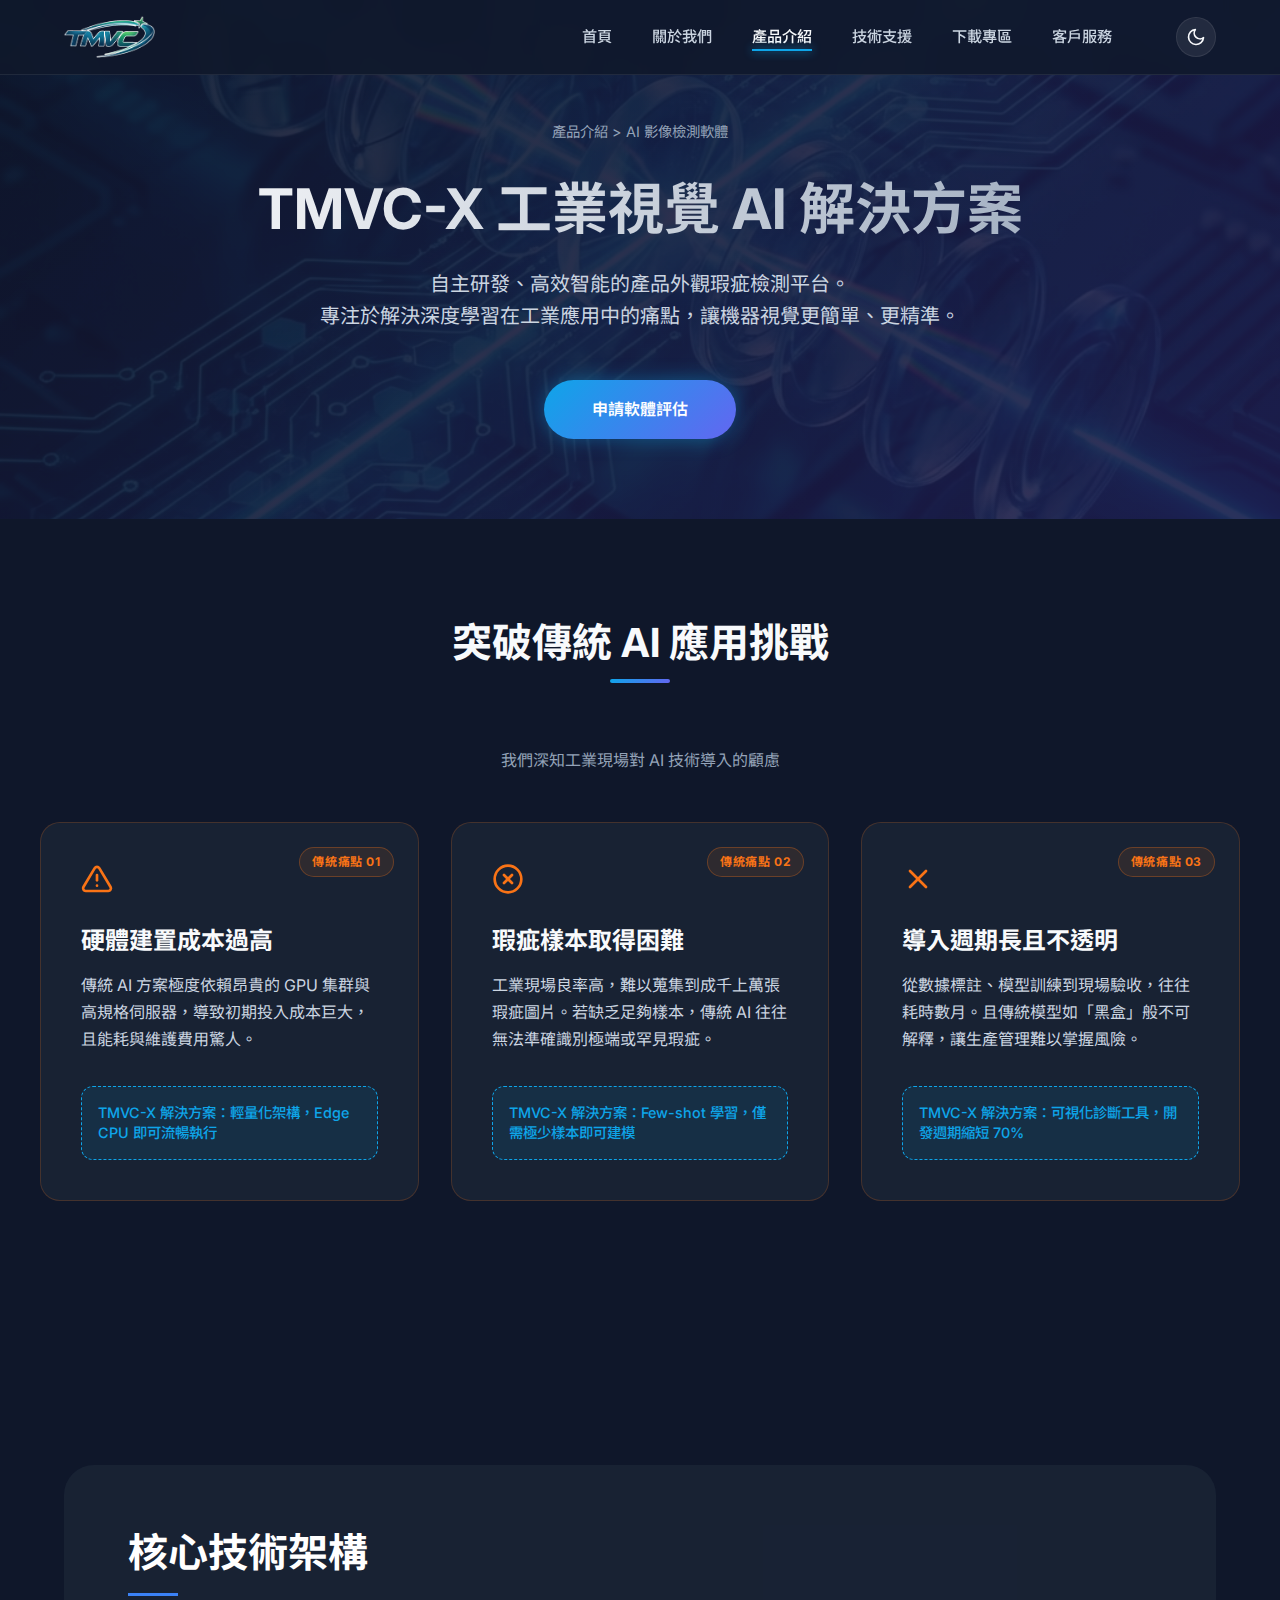
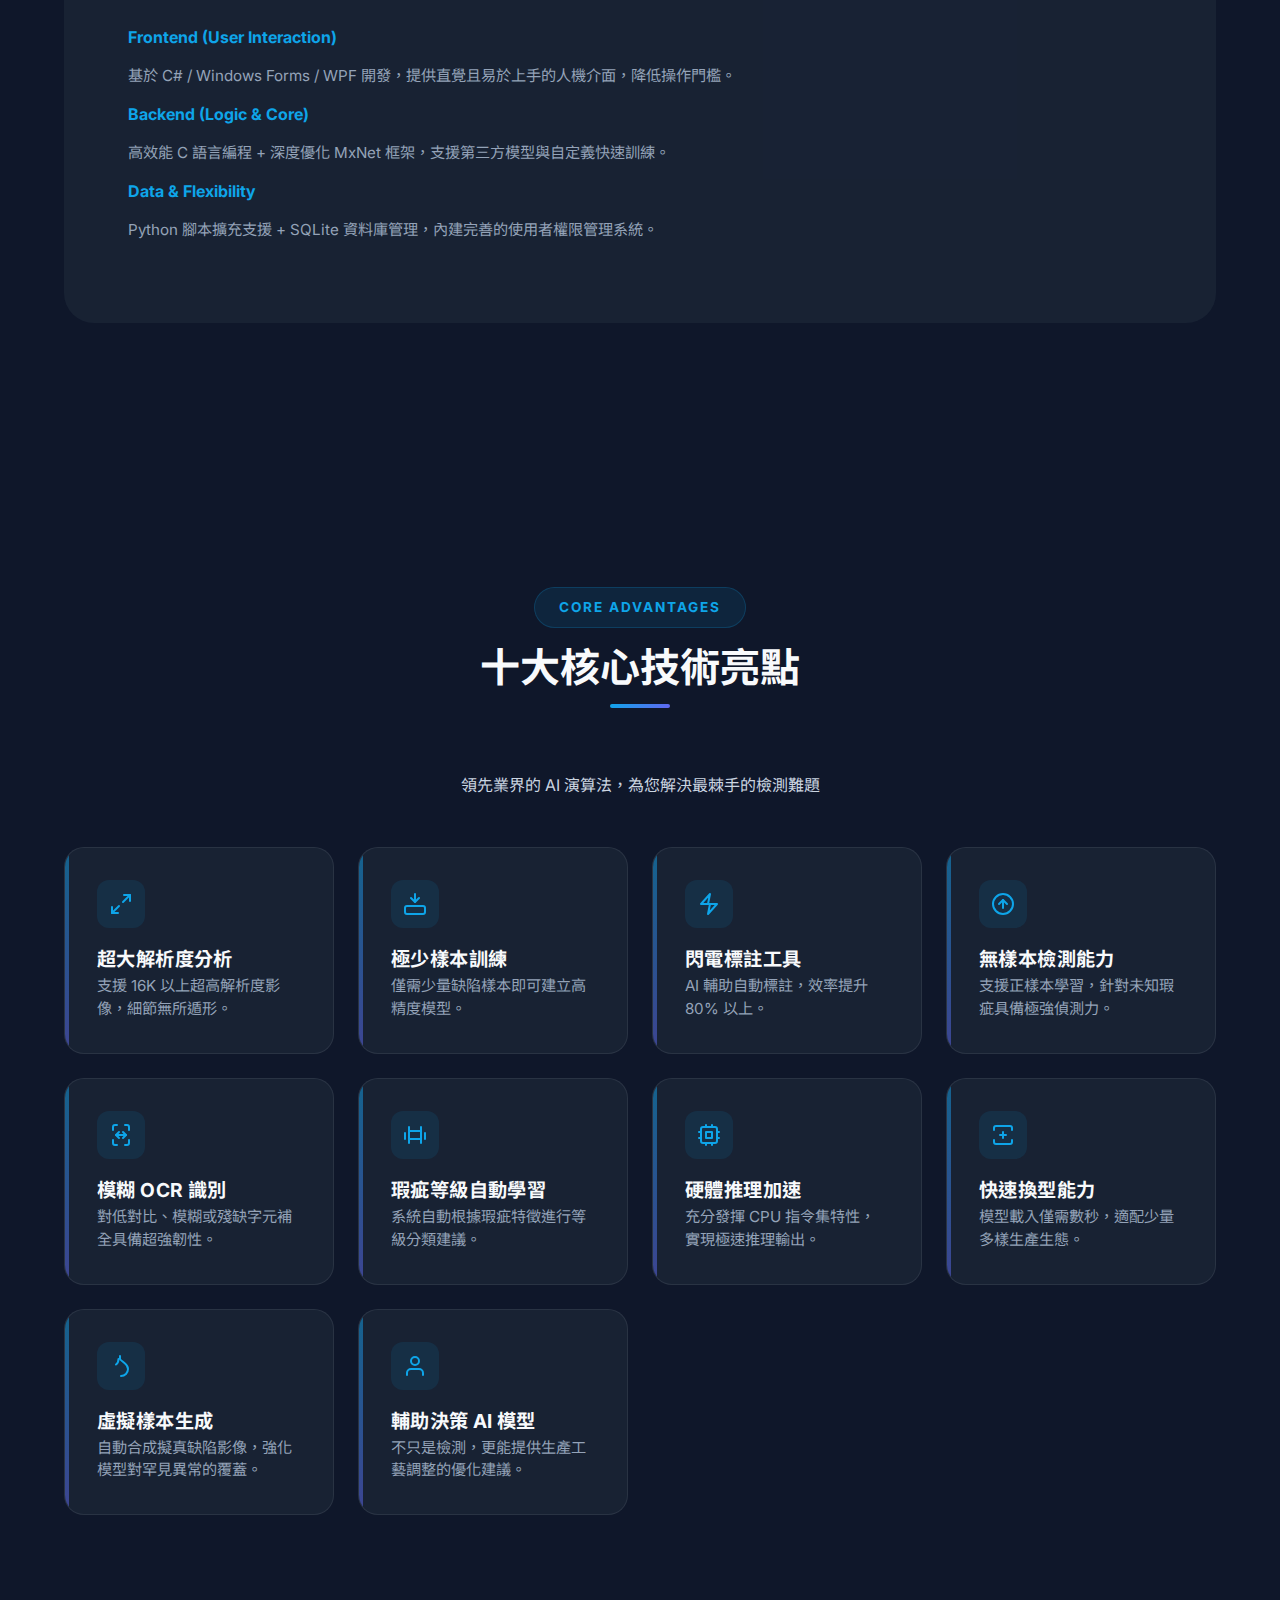
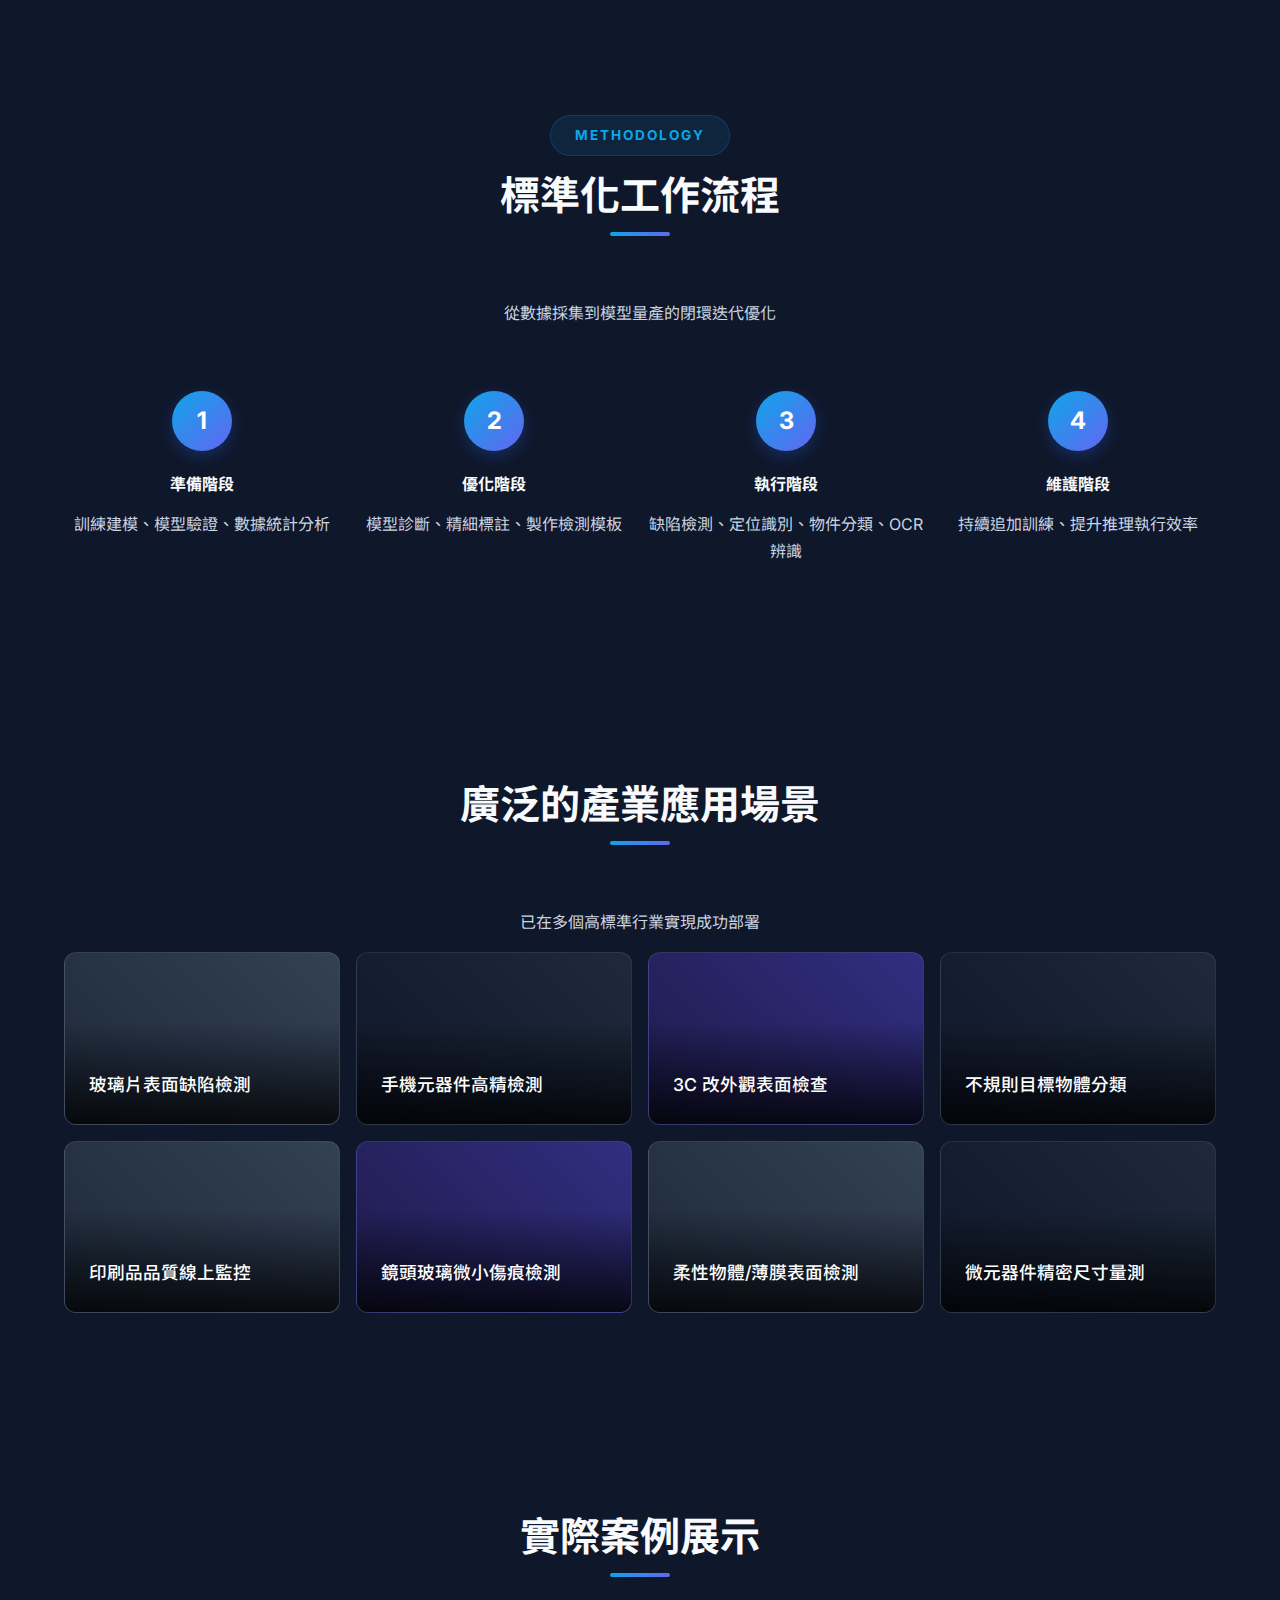
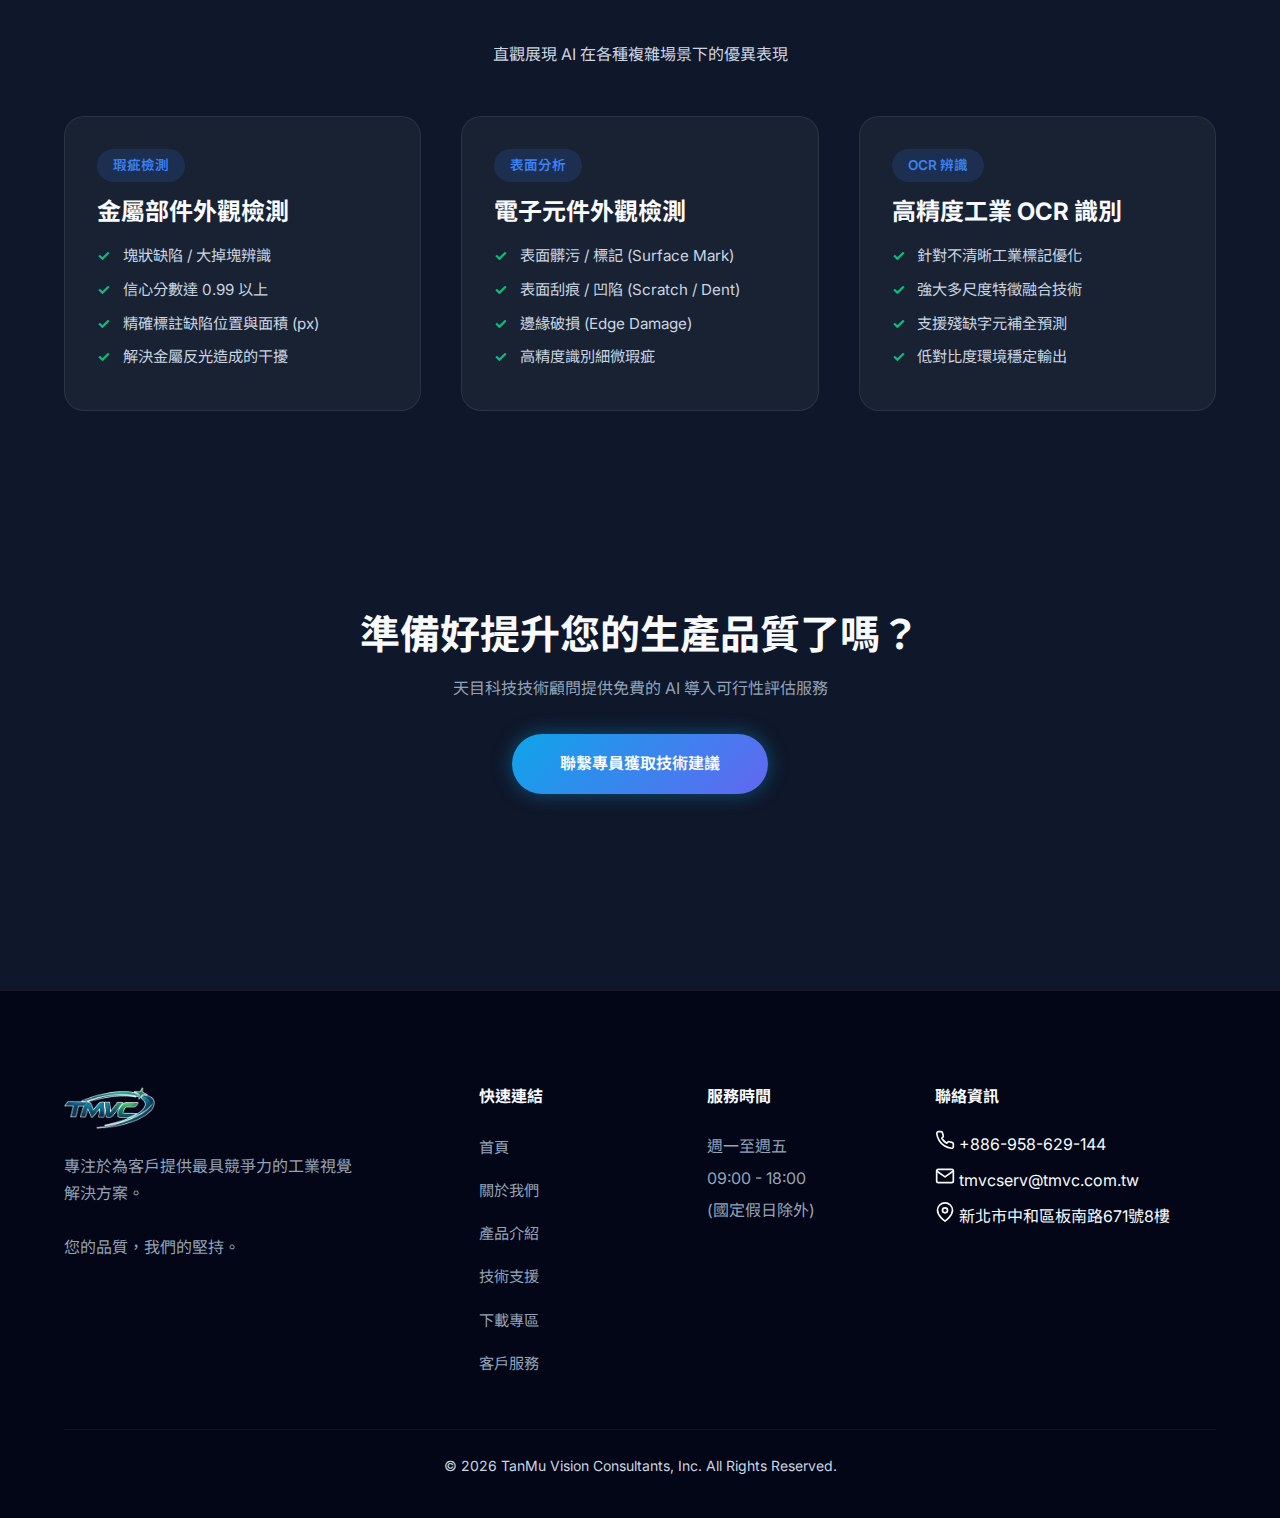
<file: software.html>
<!DOCTYPE html>
<html lang="zh-TW">

<head>
    <meta charset="UTF-8">
    <meta name="viewport" content="width=device-width, initial-scale=1.0">
    <title>TMVC-X 工業視覺 AI 軟體解決方案 | 天目科技</title>
    <meta name="description" content="天目科技自主研發的 TMVC-X 工業視覺 AI 軟體檢測平台。提供少樣本學習、高效推理與跨平台部署，專注於解決 3C、半導體與精密元件的外觀瑕疵檢測痛點。">

    <!-- Google Fonts -->
    <link rel="preconnect" href="https://fonts.googleapis.com">
    <link rel="preconnect" href="https://fonts.gstatic.com" crossorigin>
    <link
        href="https://fonts.googleapis.com/css2?family=Noto+Sans+TC:wght@300;400;500;700&family=Inter:wght@400;500;600;700&display=swap"
        rel="stylesheet">

    <link rel="stylesheet" href="./styles.css">
    <link rel="stylesheet" href="./software.css">
    <script>
        (function () {
            const savedTheme = sessionStorage.getItem('theme') || 'dark';
            document.documentElement.setAttribute('data-theme', savedTheme);
        })();
    </script>
</head>

<body>

    <!-- Header -->
    <header id="mainHeader">
        <div class="container nav-container">
            <a href="index.html" class="logo">
                <img src="images/TMVC_Machine_Logo.png" alt="天目科技">
            </a>

            <div class="header-right" style="display: flex; align-items: center; gap: 2rem;">
                <nav id="navMenu">
                    <ul>
                        <li><a href="index.html">首頁</a></li>
                        <li><a href="about.html">關於我們</a></li>
                        <li><a href="products.html" class="active">產品介紹</a></li>
                        <li><a href="support.html">技術支援</a></li>
                        <li><a href="downloads.html">下載專區</a></li>
                        <li><a href="contact.html">客戶服務</a></li>
                    </ul>
                </nav>

                <div class="header-actions" style="display: flex; align-items: center; gap: 1rem;">
                    <button class="theme-toggle" id="themeToggle" title="切換亮/暗模式">
                        <svg class="moon-icon" xmlns="http://www.w3.org/2000/svg" width="20" height="20"
                            viewBox="0 0 24 24" fill="none" stroke="currentColor" stroke-width="2"
                            stroke-linecap="round" stroke-linejoin="round">
                            <path d="M21 12.79A9 9 0 1 1 11.21 3 7 7 0 0 0 21 12.79z"></path>
                        </svg>
                        <svg class="sun-icon" xmlns="http://www.w3.org/2000/svg" width="20" height="20"
                            viewBox="0 0 24 24" fill="none" stroke="currentColor" stroke-width="2"
                            stroke-linecap="round" stroke-linejoin="round">
                            <circle cx="12" cy="12" r="5"></circle>
                            <line x1="12" y1="1" x2="12" y2="3"></line>
                            <line x1="12" y1="21" x2="12" y2="23"></line>
                            <line x1="4.22" y1="4.22" x2="5.64" y2="5.64"></line>
                            <line x1="18.36" y1="18.36" x2="19.78" y2="19.78"></line>
                            <line x1="1" y1="12" x2="3" y2="12"></line>
                            <line x1="21" y1="12" x2="23" y2="12"></line>
                            <line x1="4.22" y1="19.78" x2="5.64" y2="18.36"></line>
                            <line x1="18.36" y1="5.64" x2="19.78" y2="4.22"></line>
                        </svg>
                    </button>

                    <button class="mobile-nav-toggle" id="mobileNavToggle" aria-label="切換選單">
                        <span></span>
                        <span></span>
                        <span></span>
                    </button>
                </div>
            </div>
        </div>
    </header>

    <!-- Mobile Nav Overlay -->
    <div class="nav-overlay" id="navOverlay"></div>


    <main>
        <!-- Hero Section -->
        <section class="software-hero">
            <div class="container">
                <div class="breadcrumb" style="margin-bottom: 2rem; color: #94a3b8; font-size: 0.9rem;">
                    <a href="products.html" style="color: #94a3b8;">產品介紹</a> > AI 影像檢測軟體
                </div>
                <h1>TMVC-X 工業視覺 AI 解決方案</h1>
                <p style="color: #cbd5e1; font-size: 1.25rem; max-width: 800px; margin: 0 auto; line-height: 1.6;">
                    自主研發、高效智能的產品外觀瑕疵檢測平台。<br>
                    專注於解決深度學習在工業應用中的痛點，讓機器視覺更簡單、更精準。
                </p>
                <div style="margin-top: 3rem;">
                    <a href="contact.html" class="btn-primary">申請軟體評估</a>
                </div>
            </div>
        </section>

        <!-- Challenges Section -->
        <section class="container" style="padding: 100px 0;">
            <div class="section-header text-center">
                <h2 class="section-title">突破傳統 AI 應用挑戰</h2>
                <p style="color: var(--text-gray);">我們深知工業現場對 AI 技術導入的顧慮</p>
            </div>
            <div class="challenge-grid">
                <div class="challenge-card pain-point">
                    <div class="pain-badge">傳統痛點 01</div>
                    <div class="card-icon" style="margin-bottom: 1.5rem;">
                        <svg xmlns="http://www.w3.org/2000/svg" width="32" height="32" viewBox="0 0 24 24" fill="none"
                            stroke="currentColor" stroke-width="2" stroke-linecap="round" stroke-linejoin="round"
                            style="color: #f97316;">
                            <path
                                d="M10.29 3.86L1.82 18a2 2 0 0 0 1.71 3h16.94a2 2 0 0 0 1.71-3L13.71 3.86a2 2 0 0 0-3.42 0z">
                            </path>
                            <line x1="12" y1="9" x2="12" y2="13"></line>
                            <line x1="12" y1="17" x2="12.01" y2="17"></line>
                        </svg>
                    </div>
                    <h3>硬體建置成本過高</h3>
                    <p>傳統 AI 方案極度依賴昂貴的 GPU 集群與高規格伺服器，導致初期投入成本巨大，且能耗與維護費用驚人。</p>
                    <div class="solution-tag">TMVC-X 解決方案：輕量化架構，Edge CPU 即可流暢執行</div>
                </div>
                <div class="challenge-card pain-point">
                    <div class="pain-badge">傳統痛點 02</div>
                    <div class="card-icon" style="margin-bottom: 1.5rem;">
                        <svg xmlns="http://www.w3.org/2000/svg" width="32" height="32" viewBox="0 0 24 24" fill="none"
                            stroke="currentColor" stroke-width="2" stroke-linecap="round" stroke-linejoin="round"
                            style="color: #f97316;">
                            <circle cx="12" cy="12" r="10"></circle>
                            <line x1="15" y1="9" x2="9" y2="15"></line>
                            <line x1="9" y1="9" x2="15" y2="15"></line>
                        </svg>
                    </div>
                    <h3>瑕疵樣本取得困難</h3>
                    <p>工業現場良率高，難以蒐集到成千上萬張瑕疵圖片。若缺乏足夠樣本，傳統 AI 往往無法準確識別極端或罕見瑕疵。</p>
                    <div class="solution-tag">TMVC-X 解決方案：Few-shot 學習，僅需極少樣本即可建模</div>
                </div>
                <div class="challenge-card pain-point">
                    <div class="pain-badge">傳統痛點 03</div>
                    <div class="card-icon" style="margin-bottom: 1.5rem;">
                        <svg xmlns="http://www.w3.org/2000/svg" width="32" height="32" viewBox="0 0 24 24" fill="none"
                            stroke="currentColor" stroke-width="2" stroke-linecap="round" stroke-linejoin="round"
                            style="color: #f97316;">
                            <path d="M18 6L6 18"></path>
                            <path d="M6 6l12 12"></path>
                        </svg>
                    </div>
                    <h3>導入週期長且不透明</h3>
                    <p>從數據標註、模型訓練到現場驗收，往往耗時數月。且傳統模型如「黑盒」般不可解釋，讓生產管理難以掌握風險。</p>
                    <div class="solution-tag">TMVC-X 解決方案：可視化診斷工具，開發週期縮短 70%</div>
                </div>
            </div>
        </section>

        <!-- Technical Architecture -->
        <section style="background: var(--dark-bg); padding: 100px 0;">
            <div class="container">
                <div class="arch-box">
                    <div class="section-header">
                        <h2 style="color: white; margin-bottom: 1rem;">核心技術架構</h2>
                        <div style="width: 50px; height: 3px; background: var(--sw-primary); margin-bottom: 2rem;">
                        </div>
                    </div>
                    <div class="architecture-grid">
                        <div>
                            <h4 style="color: var(--sw-secondary); margin-bottom: 1rem;">Frontend (User Interaction)
                            </h4>
                            <p style="color: #94a3b8; font-size: 0.95rem;">基於 C# / Windows Forms / WPF
                                開發，提供直覺且易於上手的人機介面，降低操作門檻。</p>
                        </div>
                        <div>
                            <h4 style="color: var(--sw-secondary); margin-bottom: 1rem;">Backend (Logic & Core)</h4>
                            <p style="color: #94a3b8; font-size: 0.95rem;">高效能 C 語言編程 + 深度優化 MxNet 框架，支援第三方模型與自定義快速訓練。
                            </p>
                        </div>
                        <div>
                            <h4 style="color: var(--sw-secondary); margin-bottom: 1rem;">Data & Flexibility</h4>
                            <p style="color: #94a3b8; font-size: 0.95rem;">Python 腳本擴充支援 + SQLite 資料庫管理，內建完善的使用者權限管理系統。
                            </p>
                        </div>
                    </div>
                </div>
            </div>
        </section>

        <!-- 10 Highlights Grid -->
        <section class="tech-highlights">
            <div class="container">
                <div class="section-header text-center">
                    <div class="section-subtitle-premium">Core Advantages</div>
                    <h2 class="section-title">十大核心技術亮點</h2>
                    <p>領先業界的 AI 演算法，為您解決最棘手的檢測難題</p>
                </div>
                <div class="highlights-grid">
                    <div class="highlight-item">
                        <div class="highlight-icon-box">
                            <svg xmlns="http://www.w3.org/2000/svg" width="24" height="24" viewBox="0 0 24 24"
                                fill="none" stroke="currentColor" stroke-width="2" stroke-linecap="round"
                                stroke-linejoin="round">
                                <path d="M15 3h6v6"></path>
                                <path d="M9 21H3v-6"></path>
                                <path d="M21 3l-7 7"></path>
                                <path d="M3 21l7-7"></path>
                            </svg>
                        </div>
                        <div class="highlight-info">
                            <h4>超大解析度分析</h4>
                            <p>支援 16K 以上超高解析度影像，細節無所遁形。</p>
                        </div>
                    </div>
                    <div class="highlight-item">
                        <div class="highlight-icon-box">
                            <svg xmlns="http://www.w3.org/2000/svg" width="24" height="24" viewBox="0 0 24 24"
                                fill="none" stroke="currentColor" stroke-width="2" stroke-linecap="round"
                                stroke-linejoin="round">
                                <path d="M12 2v8"></path>
                                <path d="m16 6-4 4-4-4"></path>
                                <rect width="20" height="8" x="2" y="14" rx="2"></rect>
                            </svg>
                        </div>
                        <div class="highlight-info">
                            <h4>極少樣本訓練</h4>
                            <p>僅需少量缺陷樣本即可建立高精度模型。</p>
                        </div>
                    </div>
                    <div class="highlight-item">
                        <div class="highlight-icon-box">
                            <svg xmlns="http://www.w3.org/2000/svg" width="24" height="24" viewBox="0 0 24 24"
                                fill="none" stroke="currentColor" stroke-width="2" stroke-linecap="round"
                                stroke-linejoin="round">
                                <path d="m13 2-2 10h9L11 22l2-10H4L13 2z"></path>
                            </svg>
                        </div>
                        <div class="highlight-info">
                            <h4>閃電標註工具</h4>
                            <p>AI 輔助自動標註，效率提升 80% 以上。</p>
                        </div>
                    </div>
                    <div class="highlight-item">
                        <div class="highlight-icon-box">
                            <svg xmlns="http://www.w3.org/2000/svg" width="24" height="24" viewBox="0 0 24 24"
                                fill="none" stroke="currentColor" stroke-width="2" stroke-linecap="round"
                                stroke-linejoin="round">
                                <circle cx="12" cy="12" r="10"></circle>
                                <path d="m16 12-4-4-4 4"></path>
                                <path d="M12 16V8"></path>
                            </svg>
                        </div>
                        <div class="highlight-info">
                            <h4>無樣本檢測能力</h4>
                            <p>支援正樣本學習，針對未知瑕疵具備極強偵測力。</p>
                        </div>
                    </div>
                    <div class="highlight-item">
                        <div class="highlight-icon-box">
                            <svg xmlns="http://www.w3.org/2000/svg" width="24" height="24" viewBox="0 0 24 24"
                                fill="none" stroke="currentColor" stroke-width="2" stroke-linecap="round"
                                stroke-linejoin="round">
                                <path d="M4 7V4a2 2 0 0 1 2-2h2"></path>
                                <path d="M4 17v3a2 2 0 0 0 2 2h2"></path>
                                <path d="M16 2h2a2 2 0 0 1 2 2v3"></path>
                                <path d="M16 22h2a2 2 0 0 0 2-2v-3"></path>
                                <path d="M7 12h10"></path>
                                <path d="M10 9l-3 3 3 3"></path>
                                <path d="M14 15l3-3-3-3"></path>
                            </svg>
                        </div>
                        <div class="highlight-info">
                            <h4>模糊 OCR 識別</h4>
                            <p>對低對比、模糊或殘缺字元補全具備超強韌性。</p>
                        </div>
                    </div>
                    <div class="highlight-item">
                        <div class="highlight-icon-box">
                            <svg xmlns="http://www.w3.org/2000/svg" width="24" height="24" viewBox="0 0 24 24"
                                fill="none" stroke="currentColor" stroke-width="2" stroke-linecap="round"
                                stroke-linejoin="round">
                                <path d="M22 10v6M2 10v6"></path>
                                <path d="M6 4v16M18 4v16"></path>
                                <path d="M6 8h12M6 16h12"></path>
                            </svg>
                        </div>
                        <div class="highlight-info">
                            <h4>瑕疵等級自動學習</h4>
                            <p>系統自動根據瑕疵特徵進行等級分類建議。</p>
                        </div>
                    </div>
                    <div class="highlight-item">
                        <div class="highlight-icon-box">
                            <svg xmlns="http://www.w3.org/2000/svg" width="24" height="24" viewBox="0 0 24 24"
                                fill="none" stroke="currentColor" stroke-width="2" stroke-linecap="round"
                                stroke-linejoin="round">
                                <rect x="4" y="4" width="16" height="16" rx="2"></rect>
                                <rect x="9" y="9" width="6" height="6"></rect>
                                <path d="M15 2v2M9 2v2M15 20v2M9 20v2M20 15h2M20 9h2M2 15h2M2 9h2"></path>
                            </svg>
                        </div>
                        <div class="highlight-info">
                            <h4>硬體推理加速</h4>
                            <p>充分發揮 CPU 指令集特性，實現極速推理輸出。</p>
                        </div>
                    </div>
                    <div class="highlight-item">
                        <div class="highlight-icon-box">
                            <svg xmlns="http://www.w3.org/2000/svg" width="24" height="24" viewBox="0 0 24 24"
                                fill="none" stroke="currentColor" stroke-width="2" stroke-linecap="round"
                                stroke-linejoin="round">
                                <path d="M21 7V5a2 2 0 0 0-2-2H5a2 2 0 0 0-2 2v2"></path>
                                <path d="M21 17v2a2 2 0 0 1-2 2H5a2 2 0 0 1-2-2v-2"></path>
                                <path d="M15 12H9"></path>
                                <path d="M12 15V9"></path>
                            </svg>
                        </div>
                        <div class="highlight-info">
                            <h4>快速換型能力</h4>
                            <p>模型載入僅需數秒，適配少量多樣生產生態。</p>
                        </div>
                    </div>
                    <div class="highlight-item">
                        <div class="highlight-icon-box">
                            <svg xmlns="http://www.w3.org/2000/svg" width="24" height="24" viewBox="0 0 24 24"
                                fill="none" stroke="currentColor" stroke-width="2" stroke-linecap="round"
                                stroke-linejoin="round">
                                <path d="M12 22a7 7 0 0 0 7-7c0-2-1-3.9-3-5.5s-5-4-5-4.5V2"></path>
                                <path d="M7 10.5c1.6-1 2.5-3.5 2.5-5.5"></path>
                            </svg>
                        </div>
                        <div class="highlight-info">
                            <h4>虛擬樣本生成</h4>
                            <p>自動合成擬真缺陷影像，強化模型對罕見異常的覆蓋。</p>
                        </div>
                    </div>
                    <div class="highlight-item">
                        <div class="highlight-icon-box">
                            <svg xmlns="http://www.w3.org/2000/svg" width="24" height="24" viewBox="0 0 24 24"
                                fill="none" stroke="currentColor" stroke-width="2" stroke-linecap="round"
                                stroke-linejoin="round">
                                <path d="M20 21v-2a4 4 0 0 0-4-4H8a4 4 0 0 0-4 4v2"></path>
                                <circle cx="12" cy="7" r="4"></circle>
                            </svg>
                        </div>
                        <div class="highlight-info">
                            <h4>輔助決策 AI 模型</h4>
                            <p>不只是檢測，更能提供生產工藝調整的優化建議。</p>
                        </div>
                    </div>
                </div>
            </div>
        </section>

        <!-- Workflow Section -->
        <section class="workflow-section">
            <div class="container">
                <div class="section-header text-center">
                    <div class="section-subtitle-premium">Methodology</div>
                    <h2 class="section-title">標準化工作流程</h2>
                    <p>從數據採集到模型量產的閉環迭代優化</p>
                </div>
                <div class="workflow-steps">
                    <div class="workflow-step">
                        <div class="step-num">1</div>
                        <h4>準備階段</h4>
                        <p>訓練建模、模型驗證、數據統計分析</p>
                    </div>
                    <div class="workflow-step">
                        <div class="step-num">2</div>
                        <h4>優化階段</h4>
                        <p>模型診斷、精細標註、製作檢測模板</p>
                    </div>
                    <div class="workflow-step">
                        <div class="step-num">3</div>
                        <h4>執行階段</h4>
                        <p>缺陷檢測、定位識別、物件分類、OCR 辨識</p>
                    </div>
                    <div class="workflow-step">
                        <div class="step-num">4</div>
                        <h4>維護階段</h4>
                        <p>持續追加訓練、提升推理執行效率</p>
                    </div>
                </div>
            </div>
        </section>

        <!-- Applications Grid -->
        <section style="background: var(--dark-bg); padding: 100px 0;">
            <div class="container">
                <div class="section-header text-center">
                    <h2 class="section-title">廣泛的產業應用場景</h2>
                    <p>已在多個高標準行業實現成功部署</p>
                </div>
                <div class="app-grid">
                    <div class="app-card"><span>玻璃片表面缺陷檢測</span></div>
                    <div class="app-card"><span>手機元器件高精檢測</span></div>
                    <div class="app-card"><span>3C 改外觀表面檢查</span></div>
                    <div class="app-card"><span>不規則目標物體分類</span></div>
                    <div class="app-card"><span>印刷品品質線上監控</span></div>
                    <div class="app-card"><span>鏡頭玻璃微小傷痕檢測</span></div>
                    <div class="app-card"><span>柔性物體/薄膜表面檢測</span></div>
                    <div class="app-card"><span>微元器件精密尺寸量測</span></div>
                </div>
            </div>
        </section>

        <!-- Case Studies -->
        <section class="case-study-section">
            <div class="container">
                <div class="section-header text-center">
                    <h2 class="section-title">實際案例展示</h2>
                    <p>直觀展現 AI 在各種複雜場景下的優異表現</p>
                </div>
                <div class="case-grid">
                    <div class="case-card">
                        <div class="case-info">
                            <span class="case-tag">瑕疵檢測</span>
                            <h3>金屬部件外觀檢測</h3>
                            <ul>
                                <li>塊狀缺陷 / 大掉塊辨識</li>
                                <li>信心分數達 0.99 以上</li>
                                <li>精確標註缺陷位置與面積 (px)</li>
                                <li>解決金屬反光造成的干擾</li>
                            </ul>
                        </div>
                    </div>
                    <div class="case-card">
                        <div class="case-info">
                            <span class="case-tag">表面分析</span>
                            <h3>電子元件外觀檢測</h3>
                            <ul>
                                <li>表面髒污 / 標記 (Surface Mark)</li>
                                <li>表面刮痕 / 凹陷 (Scratch / Dent)</li>
                                <li>邊緣破損 (Edge Damage)</li>
                                <li>高精度識別細微瑕疵</li>
                            </ul>
                        </div>
                    </div>
                    <div class="case-card">
                        <div class="case-info">
                            <span class="case-tag">OCR 辨識</span>
                            <h3>高精度工業 OCR 識別</h3>
                            <ul>
                                <li>針對不清晰工業標記優化</li>
                                <li>強大多尺度特徵融合技術</li>
                                <li>支援殘缺字元補全預測</li>
                                <li>低對比度環境穩定輸出</li>
                            </ul>
                        </div>
                    </div>
                </div>
            </div>
        </section>

        <!-- CTA -->
        <section class="container" style="padding: 100px 0; text-align: center;">
            <h2>準備好提升您的生產品質了嗎？</h2>
            <p style="color: var(--text-gray); margin-bottom: 2rem;">天目科技技術顧問提供免費的 AI 導入可行性評估服務</p>
            <a href="contact.html" class="btn-primary">
                聯繫專員獲取技術建議
            </a>
        </section>

    </main>

    <!-- Footer -->
    <footer>
        <div class="container">
            <div class="footer-grid">
                <div class="footer-col">
                    <a href="index.html" class="logo" style="margin-bottom: 1.5rem;">
                        <img src="images/TMVC_Machine_Logo.png" alt="天目科技">
                    </a>
                    <p style="color: var(--text-gray); max-width: 300px;">
                        專注於為客戶提供最具競爭力的工業視覺解決方案。
                        <br><br>
                        您的品質，我們的堅持。
                    </p>
                </div>

                <div class="footer-col">
                    <h4>快速連結</h4>
                    <ul style="line-height: 2.2;">
                        <li><a href="index.html" style="color: var(--text-gray);">首頁</a></li>
                        <li><a href="about.html" style="color: var(--text-gray);">關於我們</a></li>
                        <li><a href="products.html" style="color: var(--text-gray);">產品介紹</a></li>
                        <li><a href="support.html" style="color: var(--text-gray);">技術支援</a></li>
                        <li><a href="downloads.html" style="color: var(--text-gray);">下載專區</a></li>
                        <li><a href="contact.html" style="color: var(--text-gray);">客戶服務</a></li>
                    </ul>
                </div>

                <div class="footer-col">
                    <h4>服務時間</h4>
                    <p style="color: var(--text-gray); line-height: 2;">
                        週一至週五<br>
                        09:00 - 18:00<br>
                        (國定假日除外)
                    </p>
                </div>

                <div class="footer-col">
                    <h4>聯絡資訊</h4>
                    <ul class="contact-list">
                        <li>
                            <svg xmlns="http://www.w3.org/2000/svg" width="20" height="20" viewBox="0 0 24 24"
                                fill="none" stroke="currentColor" stroke-width="2" stroke-linecap="round"
                                stroke-linejoin="round">
                                <path
                                    d="M22 16.92v3a2 2 0 0 1-2.18 2 19.79 19.79 0 0 1-8.63-3.07 19.5 19.5 0 0 1-6-6 19.79 19.79 0 0 1-3.07-8.67A2 2 0 0 1 4.11 2h3a2 2 0 0 1 2 1.72 12.84 12.84 0 0 0 .7 2.81 2 2 0 0 1-.45 2.11L8.09 9.91a16 16 0 0 0 6 6l1.27-1.27a2 2 0 0 1 2.11-.45 12.84 12.84 0 0 0 2.81.7A2 2 0 0 1 22 16.92z">
                                </path>
                            </svg>
                            <span>+886-958-629-144</span>
                        </li>
                        <li>
                            <svg xmlns="http://www.w3.org/2000/svg" width="20" height="20" viewBox="0 0 24 24"
                                fill="none" stroke="currentColor" stroke-width="2" stroke-linecap="round"
                                stroke-linejoin="round">
                                <path d="M4 4h16c1.1 0 2 .9 2 2v12c0 1.1-.9 2-2 2H4c-1.1 0-2-.9-2-2V6c0-1.1.9-2 2-2z">
                                </path>
                                <polyline points="22,6 12,13 2,6"></polyline>
                            </svg>
                            <span>tmvcserv@tmvc.com.tw</span>
                        </li>
                        <li>
                            <svg xmlns="http://www.w3.org/2000/svg" width="20" height="20" viewBox="0 0 24 24"
                                fill="none" stroke="currentColor" stroke-width="2" stroke-linecap="round"
                                stroke-linejoin="round">
                                <path d="M21 10c0 7-9 13-9 13s-9-6-9-13a9 9 0 0 1 18 0z"></path>
                                <circle cx="12" cy="10" r="3"></circle>
                            </svg>
                            <span>新北市中和區板南路671號8樓</span>
                        </li>
                    </ul>
                </div>
            </div>
            <div class="copyright">
                <p>&copy; 2026 TanMu Vision Consultants, Inc. All Rights Reserved.</p>
            </div>
        </div>
    </footer>

    <script>
        // 主題切換邏輯
        const themeToggle = document.getElementById('themeToggle');
        themeToggle.addEventListener('click', () => {
            const currentTheme = document.documentElement.getAttribute('data-theme');
            const newTheme = currentTheme === 'dark' ? 'light' : 'dark';
            document.documentElement.setAttribute('data-theme', newTheme);
            sessionStorage.setItem('theme', newTheme);
        });

        // 滾動行為邏輯 (Hide/Show Header)
        const header = document.getElementById('mainHeader');
        let lastScroll = 0;
        const scrollThreshold = 100;

        window.addEventListener('scroll', () => {
            const currentScroll = window.pageYOffset;

            if (currentScroll <= 0) {
                header.classList.remove('header-hidden');
                header.classList.remove('header-scrolled');
                return;
            }

            if (currentScroll > scrollThreshold) {
                header.classList.add('header-scrolled');
            } else {
                header.classList.remove('header-scrolled');
            }

            if (currentScroll > lastScroll && !document.body.classList.contains('nav-active')) {
                header.classList.add('header-hidden');
            } else {
                header.classList.remove('header-hidden');
            }
            lastScroll = currentScroll;
        });

        // 行動版選單切換
        const mobileNavToggle = document.getElementById('mobileNavToggle');
        const navOverlay = document.getElementById('navOverlay');
        const navLinks = document.querySelectorAll('#navMenu a');

        const toggleNav = () => {
            document.body.classList.toggle('nav-active');
        };

        mobileNavToggle.addEventListener('click', toggleNav);
        navOverlay.addEventListener('click', toggleNav);

        navLinks.forEach(link => {
            link.addEventListener('click', () => {
                document.body.classList.remove('nav-active');
            });
        });
    </script>
</body>

</html>
</file>
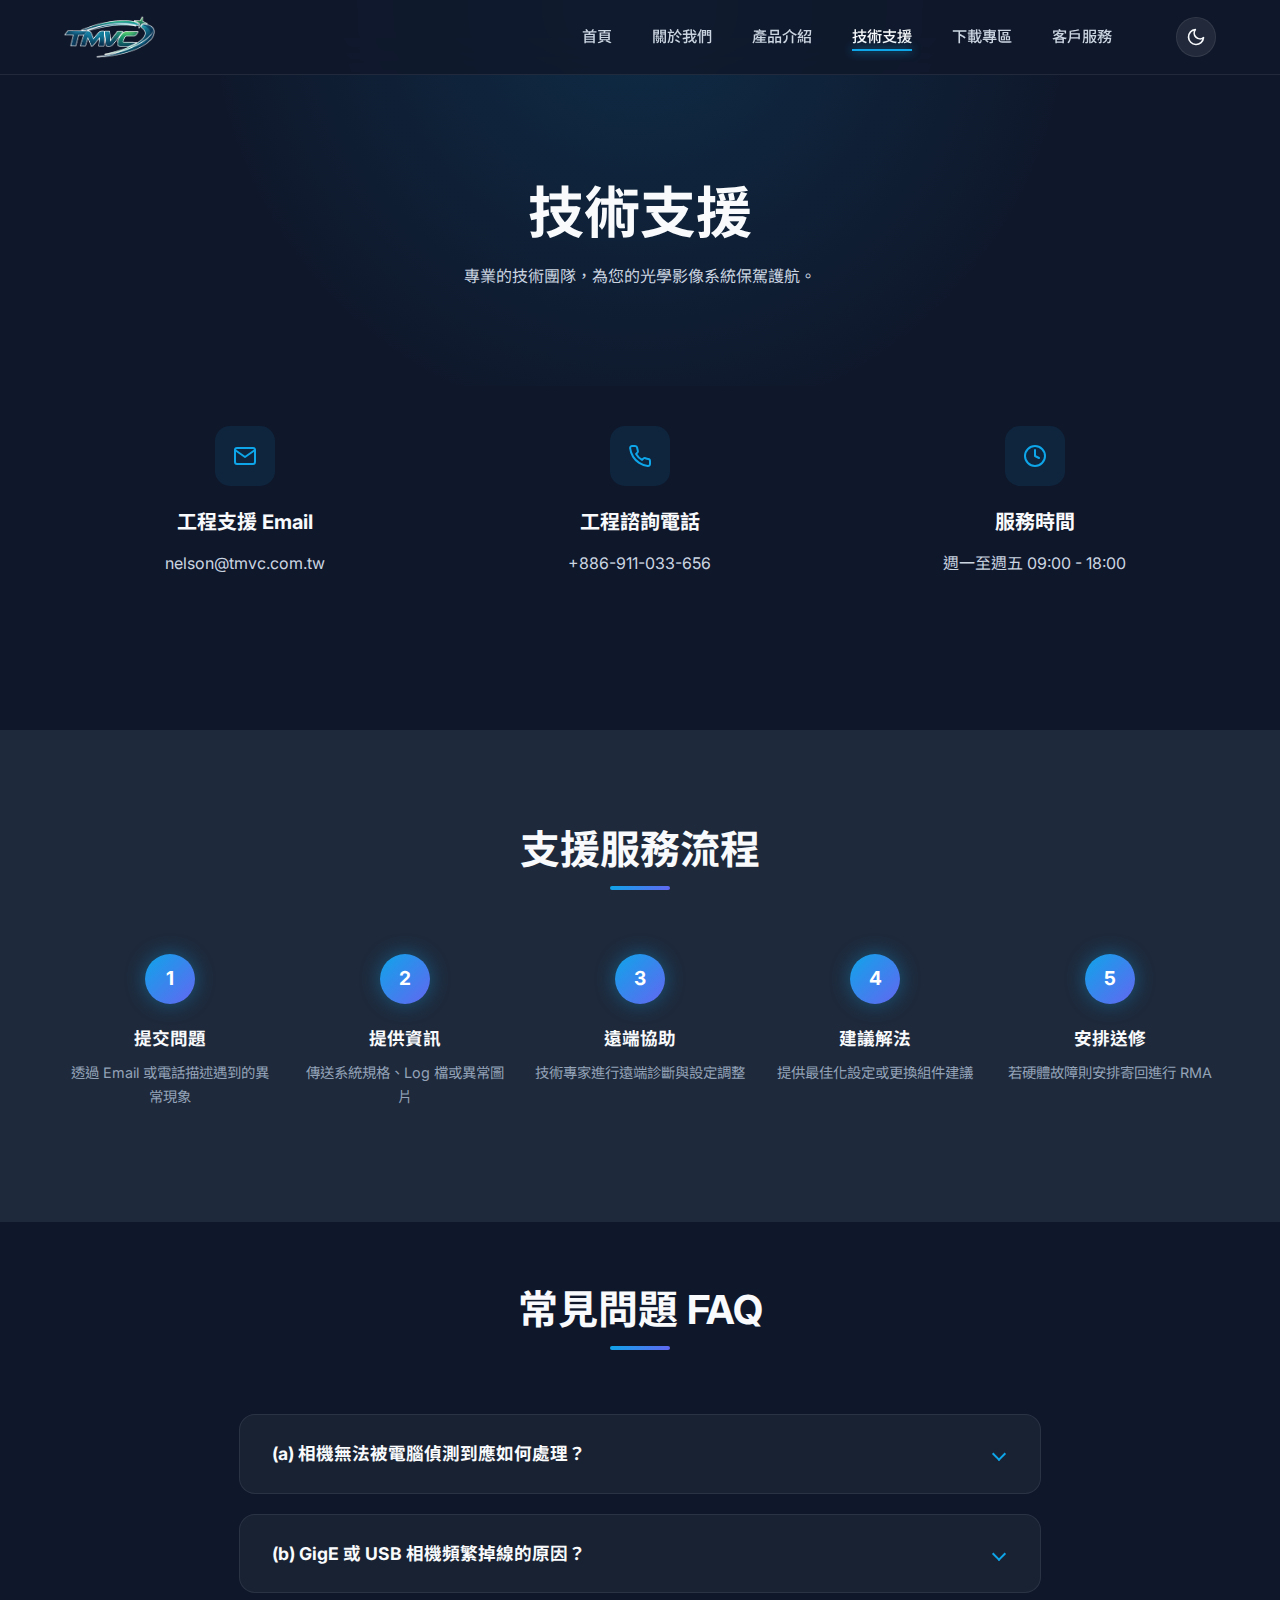
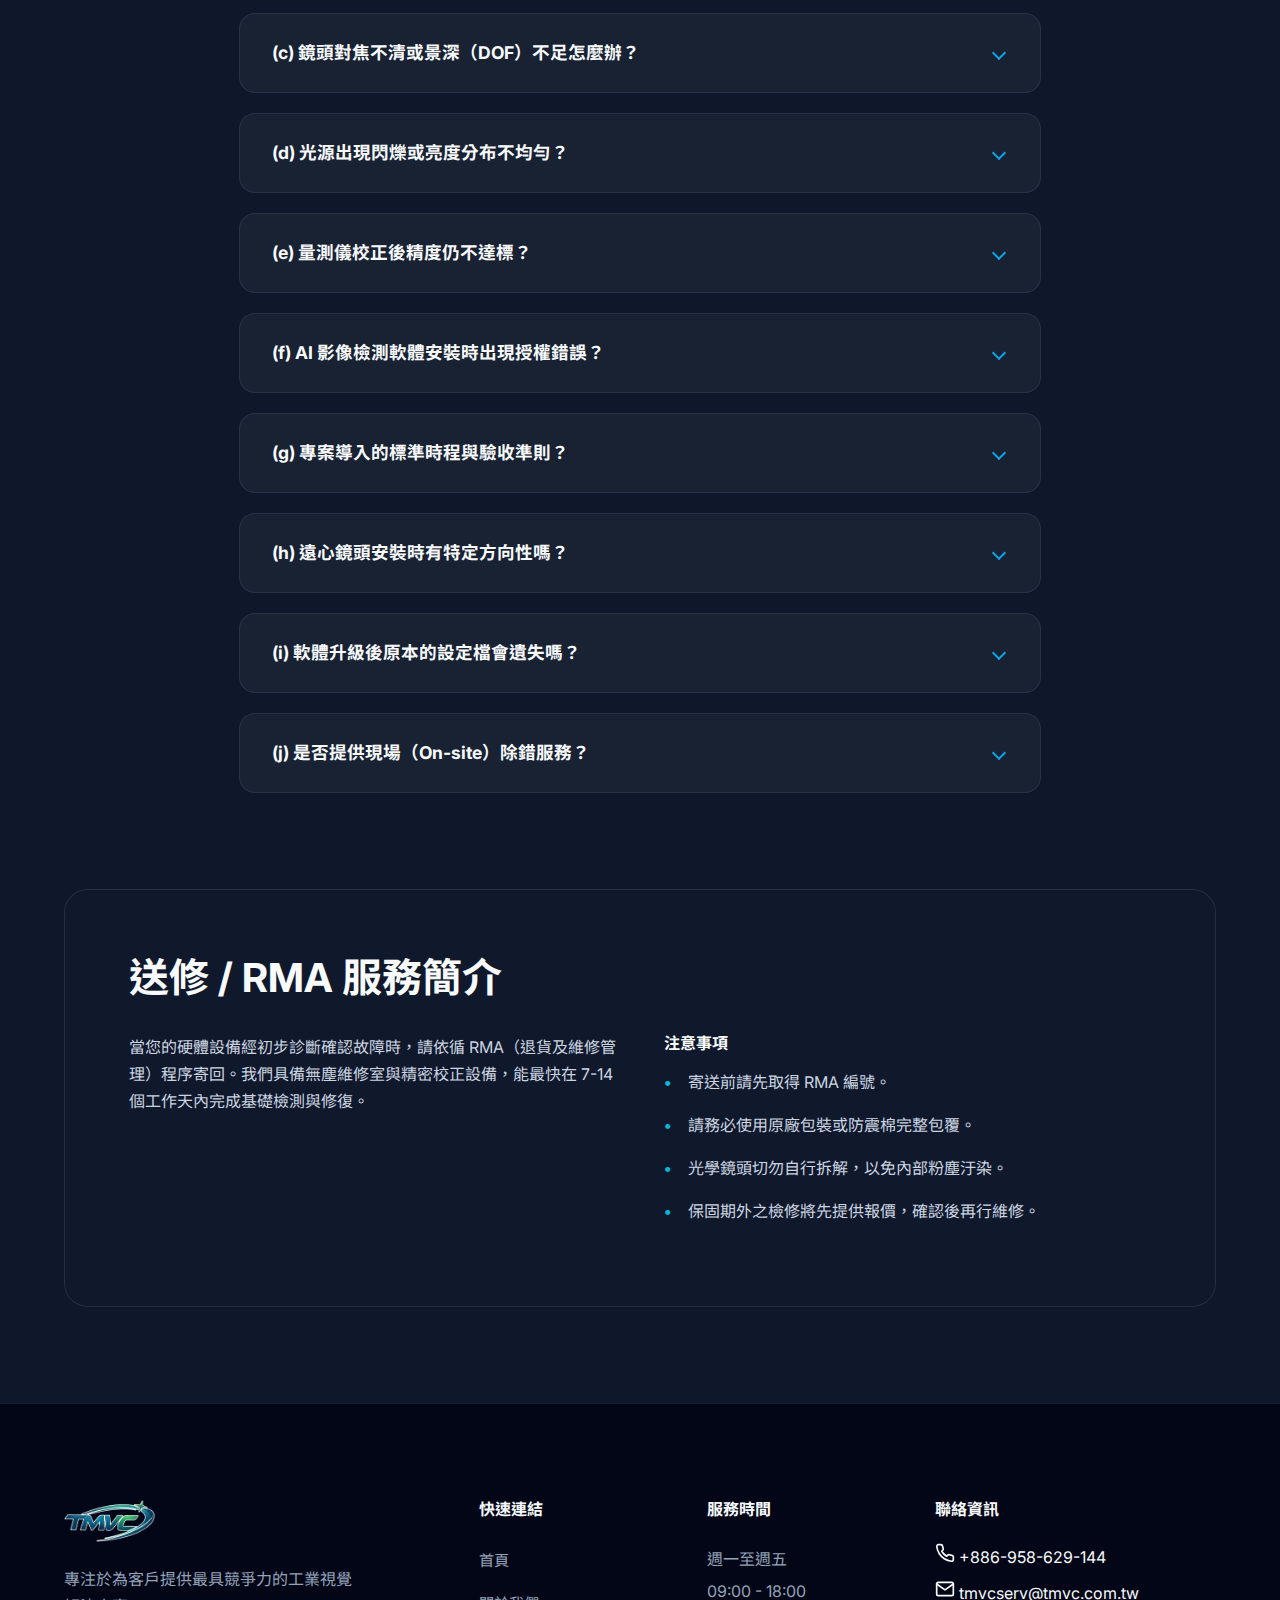
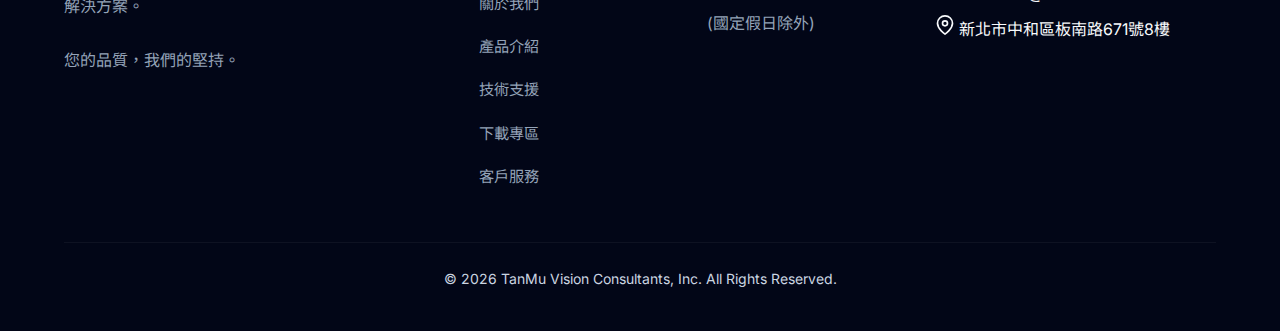
<file: support.html>
<!DOCTYPE html>
<html lang="zh-TW">

<head>
    <meta charset="UTF-8">
    <meta name="viewport" content="width=device-width, initial-scale=1.0">
    <title>技術支援 | 天目科技</title>
    <meta name="description" content="天目科技技術支援中心 - 提供專業的光學組件與影像方案技術協助、FAQ與RMA服務。">

    <!-- Google Fonts -->
    <link rel="preconnect" href="https://fonts.googleapis.com">
    <link rel="preconnect" href="https://fonts.gstatic.com" crossorigin>
    <link
        href="https://fonts.googleapis.com/css2?family=Noto+Sans+TC:wght@300;400;500;700&family=Inter:wght@400;500;600;700&display=swap"
        rel="stylesheet">

    <link rel="stylesheet" href="styles.css">
    <link rel="stylesheet" href="support.css">
    <script>
        (function () {
            const savedTheme = sessionStorage.getItem('theme') || 'dark';
            document.documentElement.setAttribute('data-theme', savedTheme);
        })();
    </script>
</head>

<body>

    <!-- Header -->
    <header id="mainHeader">
        <div class="container nav-container">
            <a href="index.html" class="logo">
                <img src="images/TMVC_Machine_Logo.png" alt="天目科技">
            </a>

            <div class="header-right" style="display: flex; align-items: center; gap: 2rem;">
                <nav id="navMenu">
                    <ul>
                        <li><a href="index.html">首頁</a></li>
                        <li><a href="about.html">關於我們</a></li>
                        <li><a href="products.html">產品介紹</a></li>
                        <li><a href="support.html" class="active">技術支援</a></li>
                        <li><a href="downloads.html">下載專區</a></li>
                        <li><a href="contact.html">客戶服務</a></li>
                    </ul>
                </nav>

                <div class="header-actions" style="display: flex; align-items: center; gap: 1rem;">
                    <button class="theme-toggle" id="themeToggle" title="切換亮/暗模式">
                        <svg class="moon-icon" xmlns="http://www.w3.org/2000/svg" width="20" height="20"
                            viewBox="0 0 24 24" fill="none" stroke="currentColor" stroke-width="2"
                            stroke-linecap="round" stroke-linejoin="round">
                            <path d="M21 12.79A9 9 0 1 1 11.21 3 7 7 0 0 0 21 12.79z"></path>
                        </svg>
                        <svg class="sun-icon" xmlns="http://www.w3.org/2000/svg" width="20" height="20"
                            viewBox="0 0 24 24" fill="none" stroke="currentColor" stroke-width="2"
                            stroke-linecap="round" stroke-linejoin="round">
                            <circle cx="12" cy="12" r="5"></circle>
                            <line x1="12" y1="1" x2="12" y2="3"></line>
                            <line x1="12" y1="21" x2="12" y2="23"></line>
                            <line x1="4.22" y1="4.22" x2="5.64" y2="5.64"></line>
                            <line x1="18.36" y1="18.36" x2="19.78" y2="19.78"></line>
                            <line x1="1" y1="12" x2="3" y2="12"></line>
                            <line x1="21" y1="12" x2="23" y2="12"></line>
                            <line x1="4.22" y1="19.78" x2="5.64" y2="18.36"></line>
                            <line x1="18.36" y1="5.64" x2="19.78" y2="4.22"></line>
                        </svg>
                    </button>

                    <button class="mobile-nav-toggle" id="mobileNavToggle" aria-label="切換選單">
                        <span></span>
                        <span></span>
                        <span></span>
                    </button>
                </div>
            </div>
        </div>
    </header>

    <!-- Mobile Nav Overlay -->
    <div class="nav-overlay" id="navOverlay"></div>


    <!-- Main Content -->
    <main>
        <!-- Page Hero -->
        <section class="page-hero">
            <div class="container">
                <h1>技術支援</h1>
                <p>專業的技術團隊，為您的光學影像系統保駕護航。</p>
            </div>
        </section>

        <!-- Contact Info Box -->
        <section class="container">
            <div class="contact-info-grid">
                <div class="info-card">
                    <div class="info-icon">
                        <svg xmlns="http://www.w3.org/2000/svg" width="24" height="24" viewBox="0 0 24 24" fill="none"
                            stroke="currentColor" stroke-width="2" stroke-linecap="round" stroke-linejoin="round">
                            <path d="M4 4h16c1.1 0 2 .9 2 2v12c0 1.1-.9 2-2 2H4c-1.1 0-2-.9-2-2V6c0-1.1.9-2 2-2z">
                            </path>
                            <polyline points="22,6 12,13 2,6"></polyline>
                        </svg>
                    </div>
                    <h3>工程支援 Email</h3>
                    <p>nelson@tmvc.com.tw</p>
                </div>
                <div class="info-card">
                    <div class="info-icon">
                        <svg xmlns="http://www.w3.org/2000/svg" width="24" height="24" viewBox="0 0 24 24" fill="none"
                            stroke="currentColor" stroke-width="2" stroke-linecap="round" stroke-linejoin="round">
                            <path
                                d="M22 16.92v3a2 2 0 0 1-2.18 2 19.79 19.79 0 0 1-8.63-3.07 19.5 19.5 0 0 1-6-6 19.79 19.79 0 0 1-3.07-8.67A2 2 0 0 1 4.11 2h3a2 2 0 0 1 2 1.72 12.84 12.84 0 0 0 .7 2.81 2 2 0 0 1-.45 2.11L8.09 9.91a16 16 0 0 0 6 6l1.27-1.27a2 2 0 0 1 2.11-.45 12.84 12.84 0 0 0 2.81.7A2 2 0 0 1 22 16.92z">
                            </path>
                        </svg>
                    </div>
                    <h3>工程諮詢電話</h3>
                    <p>+886-911-033-656</p>
                </div>
                <div class="info-card">
                    <div class="info-icon">
                        <svg xmlns="http://www.w3.org/2000/svg" width="24" height="24" viewBox="0 0 24 24" fill="none"
                            stroke="currentColor" stroke-width="2" stroke-linecap="round" stroke-linejoin="round">
                            <circle cx="12" cy="12" r="10"></circle>
                            <polyline points="12 6 12 12 16 14"></polyline>
                        </svg>
                    </div>
                    <h3>服務時間</h3>
                    <p>週一至週五 09:00 - 18:00</p>
                </div>
            </div>
        </section>

        <!-- Support Process -->
        <section class="process-section">
            <div class="container">
                <div class="text-center">
                    <h2 class="section-title">支援服務流程</h2>
                </div>
                <div class="process-grid">
                    <div class="process-step">
                        <div class="step-number">1</div>
                        <h4>提交問題</h4>
                        <p>透過 Email 或電話描述遇到的異常現象</p>
                    </div>
                    <div class="process-step">
                        <div class="step-number">2</div>
                        <h4>提供資訊</h4>
                        <p>傳送系統規格、Log 檔或異常圖片</p>
                    </div>
                    <div class="process-step">
                        <div class="step-number">3</div>
                        <h4>遠端協助</h4>
                        <p>技術專家進行遠端診斷與設定調整</p>
                    </div>
                    <div class="process-step">
                        <div class="step-number">4</div>
                        <h4>建議解法</h4>
                        <p>提供最佳化設定或更換組件建議</p>
                    </div>
                    <div class="process-step">
                        <div class="step-number">5</div>
                        <h4>安排送修</h4>
                        <p>若硬體故障則安排寄回進行 RMA</p>
                    </div>
                </div>
            </div>
        </section>

        <!-- FAQ Section -->
        <section class="container faq-section">
            <div class="text-center">
                <h2 class="section-title">常見問題 FAQ</h2>
            </div>

            <!-- FAQ Items -->
            <details>
                <summary>(a) 相機無法被電腦偵測到應如何處理？</summary>
                <div class="faq-content">
                    <p>請先確認網路線或 USB 線材連接穩固。檢查相機驅動程式（SDK）是否已安裝最新版本，並在「裝置管理員」中確認是否有不明裝置。若是 GigE 相機，請確認網路卡是否支援巨型封包（Jumbo
                        Packet）及 IP 區段是否設定正確。</p>
                </div>
            </details>

            <details>
                <summary>(b) GigE 或 USB 相機頻繁掉線的原因？</summary>
                <div class="faq-content">
                    <p>通常與帶寬不足或線材品質有關。請避開與其他高頻設備共用 hub，並使用原廠認證的帶鎖固功能線材。若使用 GigE 相機，建議關閉電腦防火牆或防毒軟體的即時偵測，以免資料包在傳輸中被擋掉。</p>
                </div>
            </details>

            <details>
                <summary>(c) 鏡頭對焦不清或景深（DOF）不足怎麼辦？</summary>
                <div class="faq-content">
                    <p>對焦不清可能是工作距離（WD）不符合規格，請對照鏡頭規格書。景深不足則可能是光圈開得過大，嘗試縮小光圈（增加 F-number）可延伸景深，但須配合增加光源亮度以維持成像清晰度。</p>
                </div>
            </details>

            <details>
                <summary>(d) 光源出現閃爍或亮度分布不均勻？</summary>
                <div class="faq-content">
                    <p>閃爍多為控制器（Controller）供電不穩或觸發模式設定錯誤。亮度不均可能是光源選型不當（如平坦物件建議用同軸光源或圓頂光源），請調整工作角度或更換為合適的擴散片。</p>
                </div>
            </details>

            <details>
                <summary>(e) 量測儀校正後精度仍不達標？</summary>
                <div class="faq-content">
                    <p>請檢查現場環境是否有震動干擾，且標定板（Calibration Plate）是否乾淨無損。建議每 6 個月進行一次原廠級標定，並確保量測時物件擺放平整，避免視差產生的誤差。</p>
                </div>
            </details>

            <details>
                <summary>(f) AI 影像檢測軟體安裝時出現授權錯誤？</summary>
                <div class="faq-content">
                    <p>請確認您的加密狗（Dongle）已正確插入，或授權碼是否已過期。若是在虛擬機（VM）上安裝，某些軟體具備防盜拷機制會限制運行，請聯絡我司工程師協助綁定專屬序號。</p>
                </div>
            </details>

            <details>
                <summary>(g) 專案導入的標準時程與驗收準則？</summary>
                <div class="faq-content">
                    <p>標準導入週期約為 4-8 週。初驗（FAT）會在我司實驗室測試 95% 以上的樣本，最終驗收（SAT）則會在客戶現場進行連線生產測試，連續 24 小時漏檢率/誤判率需符合合約規範。</p>
                </div>
            </details>

            <details>
                <summary>(h) 遠心鏡頭安裝時有特定方向性嗎？</summary>
                <div class="faq-content">
                    <p>遠心鏡頭設計為平行光路，安裝時必須確保鏡頭軸心與被測物表面呈 90 度垂直，否則會破壞遠心效果導致尺寸誤差。我們建議搭配精密的微調架台進行安裝。</p>
                </div>
            </details>

            <details>
                <summary>(i) 軟體升級後原本的設定檔會遺失嗎？</summary>
                <div class="faq-content">
                    <p>在執行升級前，強烈建議匯出原本的專案設定與參數備份。一般小版本更迭會自動相容，但大版本升級可能涉及底層演算法變動，需重新載入權重或調整部分參數。</p>
                </div>
            </details>

            <details>
                <summary>(j) 是否提供現場（On-site）除錯服務？</summary>
                <div class="faq-content">
                    <p>我們提供基本的遠端診斷，若遠端無法解決且為我司硬體故障，保固期內提供預約現場勘查服務。若是人為損壞或非保固範圍，則會依距離與工時收取車馬費與檢修費。</p>
                </div>
            </details>
        </section>

        <!-- RMA Section -->
        <section class="container">
            <div class="rma-box">
                <div class="rma-content">
                    <h2>送修 / RMA 服務簡介</h2>
                    <div class="rma-grid">
                        <div>
                            <p>當您的硬體設備經初步診斷確認故障時，請依循 RMA（退貨及維修管理）程序寄回。我們具備無塵維修室與精密校正設備，能最快在 7-14 個工作天內完成基礎檢測與修復。</p>
                        </div>
                        <div>
                            <h4>注意事項</h4>
                            <ul class="rma-list">
                                <li>寄送前請先取得 RMA 編號。</li>
                                <li>請務必使用原廠包裝或防震棉完整包覆。</li>
                                <li>光學鏡頭切勿自行拆解，以免內部粉塵汙染。</li>
                                <li>保固期外之檢修將先提供報價，確認後再行維修。</li>
                            </ul>
                        </div>
                    </div>
                </div>
            </div>
        </section>
    </main>

    <!-- Footer -->
    <footer>
        <div class="container">
            <div class="footer-grid">
                <div class="footer-col">
                    <div class="logo" style="margin-bottom: 1.5rem;">
                        <img src="images/TMVC_Machine_Logo.png" alt="天目科技">
                    </div>
                    <p style="color: var(--text-gray); max-width: 300px;">
                        專注於為客戶提供最具競爭力的工業視覺解決方案。
                        <br><br>
                        您的品質，我們的堅持。
                    </p>
                </div>

                <div class="footer-col">
                    <h4>快速連結</h4>
                    <ul style="line-height: 2.2;">
                        <li><a href="index.html" style="color: var(--text-gray);">首頁</a></li>
                        <li><a href="about.html" style="color: var(--text-gray);">關於我們</a></li>
                        <li><a href="products.html" style="color: var(--text-gray);">產品介紹</a></li>
                        <li><a href="support.html" style="color: var(--text-gray);">技術支援</a></li>
                        <li><a href="downloads.html" style="color: var(--text-gray);">下載專區</a></li>
                        <li><a href="contact.html" style="color: var(--text-gray);">客戶服務</a></li>
                    </ul>
                </div>

                <div class="footer-col">
                    <h4>服務時間</h4>
                    <p style="color: var(--text-gray); line-height: 2;">
                        週一至週五<br>
                        09:00 - 18:00<br>
                        (國定假日除外)
                    </p>
                </div>

                <div class="footer-col">
                    <h4>聯絡資訊</h4>
                    <ul class="contact-list">
                        <li>
                            <svg xmlns="http://www.w3.org/2000/svg" width="20" height="20" viewBox="0 0 24 24"
                                fill="none" stroke="currentColor" stroke-width="2" stroke-linecap="round"
                                stroke-linejoin="round">
                                <path
                                    d="M22 16.92v3a2 2 0 0 1-2.18 2 19.79 19.79 0 0 1-8.63-3.07 19.5 19.5 0 0 1-6-6 19.79 19.79 0 0 1-3.07-8.67A2 2 0 0 1 4.11 2h3a2 2 0 0 1 2 1.72 12.84 12.84 0 0 0 .7 2.81 2 2 0 0 1-.45 2.11L8.09 9.91a16 16 0 0 0 6 6l1.27-1.27a2 2 0 0 1 2.11-.45 12.84 12.84 0 0 0 2.81.7A2 2 0 0 1 22 16.92z">
                                </path>
                            </svg>
                            <span>+886-958-629-144</span>
                        </li>
                        <li>
                            <svg xmlns="http://www.w3.org/2000/svg" width="20" height="20" viewBox="0 0 24 24"
                                fill="none" stroke="currentColor" stroke-width="2" stroke-linecap="round"
                                stroke-linejoin="round">
                                <path d="M4 4h16c1.1 0 2 .9 2 2v12c0 1.1-.9 2-2 2H4c-1.1 0-2-.9-2-2V6c0-1.1.9-2 2-2z">
                                </path>
                                <polyline points="22,6 12,13 2,6"></polyline>
                            </svg>
                            <span>tmvcserv@tmvc.com.tw</span>
                        </li>
                        <li>
                            <svg xmlns="http://www.w3.org/2000/svg" width="20" height="20" viewBox="0 0 24 24"
                                fill="none" stroke="currentColor" stroke-width="2" stroke-linecap="round"
                                stroke-linejoin="round">
                                <path d="M21 10c0 7-9 13-9 13s-9-6-9-13a9 9 0 0 1 18 0z"></path>
                                <circle cx="12" cy="10" r="3"></circle>
                            </svg>
                            <span>新北市中和區板南路671號8樓</span>
                        </li>
                    </ul>
                </div>
            </div>
            <div class="copyright">
                <p>&copy; 2026 TanMu Vision Consultants, Inc. All Rights Reserved.</p>
            </div>
        </div>
    </footer>

    <script>
        // 主題切換邏輯
        const themeToggle = document.getElementById('themeToggle');
        themeToggle.addEventListener('click', () => {
            const currentTheme = document.documentElement.getAttribute('data-theme');
            const newTheme = currentTheme === 'dark' ? 'light' : 'dark';
            document.documentElement.setAttribute('data-theme', newTheme);
            sessionStorage.setItem('theme', newTheme);
        });

        // 滾動行為邏輯 (Hide/Show Header)
        const header = document.getElementById('mainHeader');
        let lastScroll = 0;
        const scrollThreshold = 100;

        window.addEventListener('scroll', () => {
            const currentScroll = window.pageYOffset;

            if (currentScroll <= 0) {
                header.classList.remove('header-hidden');
                header.classList.remove('header-scrolled');
                return;
            }

            if (currentScroll > scrollThreshold) {
                header.classList.add('header-scrolled');
            } else {
                header.classList.remove('header-scrolled');
            }

            if (currentScroll > lastScroll && !document.body.classList.contains('nav-active')) {
                header.classList.add('header-hidden');
            } else {
                header.classList.remove('header-hidden');
            }
            lastScroll = currentScroll;
        });

        // 行動版選單切換
        const mobileNavToggle = document.getElementById('mobileNavToggle');
        const navOverlay = document.getElementById('navOverlay');
        const navLinks = document.querySelectorAll('#navMenu a');

        const toggleNav = () => {
            document.body.classList.toggle('nav-active');
        };

        mobileNavToggle.addEventListener('click', toggleNav);
        navOverlay.addEventListener('click', toggleNav);

        navLinks.forEach(link => {
            link.addEventListener('click', () => {
                document.body.classList.remove('nav-active');
            });
        });
    </script>
</body>

</html>
</file>
<file: styles.css>
/* 
   TMVC Shared Design System - Styles.css
   天目科技 - 全站共用樣式表
*/

:root {
    /* 品牌顏色 - 不隨主題改變 */
    --primary: #0ea5e9;
    --primary-dark: #0284c7;
    --secondary: #6366f1;
    --accent: #06b6d4;
    --gradient-main: linear-gradient(135deg, #0ea5e9 0%, #6366f1 100%);

    /* 預設暗色模式變數 (Default Dark Mode) */
    --dark-bg: #0f172a;
    --section-bg: #1e293b;
    --card-bg: rgba(30, 41, 59, 0.6);
    --text-light: #f8fafc;
    --text-dim: #cbd5e1;
    --text-gray: #94a3b8;
    --glass: rgba(15, 23, 42, 0.85);
    --nav-bg: rgba(15, 23, 42, 0.85);
    --footer-bg: #020617;
    --glass-border: rgba(255, 255, 255, 0.08);
    --shadow-color: rgba(0, 0, 0, 0.5);
    --input-bg: rgba(15, 23, 42, 0.6);

    /* 間距階梯 (Spacing Scale) */
    --space-1: 0.5rem;
    --space-2: 1rem;
    --space-3: 1.5rem;
    --space-4: 2.5rem;
    --space-5: 4rem;
    --space-6: 6rem;

    /* 尺寸與裝飾 (Sizes & Radius) */
    --container-width: 1200px;
    --radius-sm: 8px;
    --radius-md: 12px;
    --radius-lg: 20px;
    --radius-xl: 30px;
    --shadow-sm: 0 4px 6px -1px rgba(0, 0, 0, 0.1);
    --shadow-md: 0 10px 15px -3px rgba(0, 0, 0, 0.2);
    --shadow-lg: 0 20px 25px -5px rgba(0, 0, 0, 0.3);
    --transition: all 0.3s cubic-bezier(0.4, 0, 0.2, 1);
}

/* 亮色模式覆蓋 (Light Mode Overrides) */
[data-theme="light"] {
    --dark-bg: #f8fafc;
    --section-bg: #f1f5f9;
    --card-bg: #ffffff;
    --text-light: #0f172a;
    --text-dim: #334155;
    --text-gray: #64748b;
    --glass: rgba(255, 255, 255, 0.85);
    --nav-bg: rgba(255, 255, 255, 0.85);
    --footer-bg: #f1f5f9;
    --glass-border: rgba(0, 0, 0, 0.1);
    --shadow-color: rgba(0, 0, 0, 0.1);
    --input-bg: #ffffff;
}

[data-theme="light"] .btn-secondary {
    background: rgba(15, 23, 42, 0.05);
    /* 淺灰背景 */
    color: #0f172a;
    /* 深色文字 */
    border-color: rgba(0, 0, 0, 0.1);
}

[data-theme="light"] .btn-secondary:hover {
    background: rgba(15, 23, 42, 0.1);
    border-color: var(--primary);
}

/* 基礎重設 (Reset & Base) */
* {
    margin: 0;
    padding: 0;
    box-sizing: border-box;
}

html {
    scroll-behavior: smooth;
}

body {
    font-family: 'Inter', 'Noto Sans TC', system-ui, -apple-system, sans-serif;
    background-color: var(--dark-bg);
    color: var(--text-light);
    line-height: 1.7;
    overflow-x: hidden;
    -webkit-font-smoothing: antialiased;
}

a {
    text-decoration: none;
    color: inherit;
    transition: var(--transition);
}

ul {
    list-style: none;
}

img {
    max-width: 100%;
    display: block;
}

/* 佈局容器 (Layout Container) */
.container {
    max-width: var(--container-width);
    margin: 0 auto;
    padding: 0 var(--space-3);
}

/* 文字排版 (Typography) */
h1,
h2,
h3,
h4 {
    font-weight: 700;
    line-height: 1.2;
    margin-bottom: var(--space-2);
}

h1 {
    font-size: clamp(2.5rem, 5vw, 3.5rem);
}

h2 {
    font-size: clamp(1.75rem, 4vw, 2.5rem);
}

h3 {
    font-size: 1.5rem;
}

p {
    margin-bottom: var(--space-2);
    color: var(--text-dim);
}

.text-center {
    text-align: center;
}

.text-gradient {
    background: var(--gradient-main);
    -webkit-background-clip: text;
    background-clip: text;
    -webkit-text-fill-color: transparent;
}

/* 標題裝飾 (Section Titles) */
.section-title {
    text-align: center;
    margin-bottom: var(--space-5);
    position: relative;
    padding-bottom: var(--space-2);
}

.section-title::after {
    content: '';
    position: absolute;
    bottom: 0;
    left: 50%;
    transform: translateX(-50%);
    width: 60px;
    height: 4px;
    background: var(--gradient-main);
    border-radius: 2px;
}

/* 按鈕樣式 (Buttons) */
.btn {
    display: inline-flex;
    align-items: center;
    justify-content: center;
    gap: 12px;
    padding: 1rem 3rem;
    border-radius: 50px;
    font-weight: 600;
    cursor: pointer;
    transition: var(--transition);
    border: none;
    font-family: inherit;
    text-decoration: none;
}

.btn-primary {
    background: var(--gradient-main);
    color: white;
    box-shadow: 0 0 20px rgba(14, 165, 233, 0.4);
    display: inline-flex;
    align-items: center;
    justify-content: center;
    padding: 1rem 3rem;
    border-radius: 50px;
    font-weight: 600;
}

.btn-primary:hover {
    transform: translateY(-3px);
    box-shadow: 0 0 30px rgba(14, 165, 233, 0.6);
}

.btn-secondary {
    background: rgba(255, 255, 255, 0.1);
    color: var(--text-light);
    backdrop-filter: blur(4px);
    border: 1px solid var(--glass-border);
}

.btn-secondary:hover {
    background: rgba(255, 255, 255, 0.2);
    border-color: var(--primary);
}

.btn-outline {
    background: transparent;
    border: 1px solid var(--primary);
    color: var(--primary);
}

.btn-outline:hover {
    background: var(--primary);
    color: white;
}

/* 卡片基礎 (Card Base) */
.card,
.feature-card,
.advantage-card,
.challenge-card {
    background: var(--card-bg);
    border: 1px solid var(--glass-border);
    border-radius: var(--radius-lg);
    padding: var(--space-4);
    transition: var(--transition);
    height: 100%;
    display: flex;
    flex-direction: column;
}

.card:hover,
.feature-card:hover,
.advantage-card:hover,
.challenge-card:hover {
    transform: translateY(-8px);
    border-color: var(--primary);
    box-shadow: 0 20px 40px -10px var(--shadow-color);
    background: var(--card-bg);
}

/* 導覽列 (Header & Nav) */
header {
    position: fixed;
    top: 0;
    width: 100%;
    z-index: 1000;
    padding: var(--space-2) 0;
    background: var(--nav-bg);
    backdrop-filter: blur(16px);
    border-bottom: 1px solid var(--glass-border);
    transition: background 0.3s ease, border-color 0.3s ease;
}

.nav-container {
    display: flex;
    justify-content: space-between;
    align-items: center;
}

.theme-toggle {
    background: var(--glass-border);
    border: 1px solid var(--glass-border);
    color: var(--text-light);
    width: 40px;
    height: 40px;
    border-radius: 50%;
    display: flex;
    align-items: center;
    justify-content: center;
    cursor: pointer;
    transition: all 0.3s ease;
    margin-left: 2rem;
}

.theme-toggle:hover {
    background: var(--primary);
    color: white;
    transform: scale(1.1);
}

.theme-toggle .sun-icon {
    display: none;
}

[data-theme="light"] .theme-toggle .sun-icon {
    display: block;
}

[data-theme="light"] .theme-toggle .moon-icon {
    display: none;
}

.logo {
    display: flex;
    align-items: center;
    gap: 12px;
    text-decoration: none;
    height: 42px;
    /* Set a consistent height for the logo container */
}

.logo img {
    height: 100%;
    width: auto;
    display: block;
}

.logo span {
    font-size: 1.5rem;
    font-weight: 700;
    letter-spacing: 0.05em;
    background: var(--gradient-main);
    -webkit-background-clip: text;
    background-clip: text;
    -webkit-text-fill-color: transparent;
}


nav ul {
    display: flex;
    gap: var(--space-4);
}

nav a {
    font-size: 0.95rem;
    font-weight: 500;
    color: var(--text-dim);
    position: relative;
}

nav a:hover,
nav a.active {
    color: var(--text-light);
}

nav a.active::after {
    content: '';
    position: absolute;
    bottom: -5px;
    left: 0;
    width: 100%;
    height: 2px;
    background: var(--primary);
    box-shadow: 0 0 10px var(--primary);
}

/* 頁面英雄區塊 (Common Hero) */
.page-hero {
    padding: 180px 0 80px;
    background: radial-gradient(circle at 50% 0%, rgba(14, 165, 233, 0.15), transparent 60%);
    text-align: center;
}

/* 頁尾 (Footer) */
footer {
    background: var(--footer-bg);
    padding: var(--space-6) 0 var(--space-3);
    border-top: 1px solid var(--glass-border);
    margin-top: var(--space-6);
    transition: background 0.3s ease, border-color 0.3s ease;
}

.footer-grid {
    display: grid;
    grid-template-columns: 2fr 1fr 1fr 1.5fr;
    gap: var(--space-4);
    border-bottom: 1px solid rgba(255, 255, 255, 0.05);
    padding-bottom: var(--space-4);
    margin-bottom: var(--space-3);
}

.footer-col h4 {
    color: var(--text-light);
    margin-bottom: var(--space-3);
}

.footer-col ul li {
    margin-bottom: var(--space-1);
}

.footer-col a {
    color: var(--text-gray);
    font-size: 0.95rem;
}

.footer-col a:hover {
    color: var(--primary);
    padding-left: 5px;
}

.copyright {
    text-align: center;
    color: #475569;
    font-size: 0.875rem;
}

/* 響應式調整 (Responsive) */
@media (max-width: 1024px) {
    .container {
        padding: 0 var(--space-2);
    }

    .footer-grid {
        grid-template-columns: 1fr 1fr;
        gap: var(--space-4);
    }
}

@media (max-width: 768px) {
    footer {
        padding: 3rem 0 1.5rem;
    }

    .footer-grid {
        grid-template-columns: 1fr 1fr;
        gap: 2rem;
    }

    .footer-col:first-child {
        grid-column: span 2;
        margin-bottom: 0.5rem;
    }

    .footer-col:first-child p {
        display: none;
    }

    .footer-col:last-child {
        grid-column: span 2;
        margin-top: 1rem;
    }

    .footer-col h4 {
        margin-bottom: 1rem;
        font-size: 1rem;
    }
}

/* Global Mobile Navigation & Header Scroll Behavior */
@media (max-width: 991px) {
    header {
        padding: 1rem 0;
    }

    .nav-container {
        flex-direction: row;
        justify-content: space-between;
        align-items: center;
        position: relative;
    }

    nav {
        position: fixed;
        top: 0;
        right: -100%;
        width: 80%;
        height: 100vh;
        background: var(--nav-bg);
        backdrop-filter: blur(20px);
        padding: 5rem 2rem;
        transition: var(--transition);
        z-index: 999;
        display: flex;
        flex-direction: column;
        justify-content: flex-start;
        border-left: 1px solid var(--glass-border);
    }

    body.nav-active nav {
        right: 0;
    }

    nav ul {
        flex-direction: column;
        gap: 2rem;
        width: 100%;
    }

    nav a {
        font-size: 1.25rem;
        display: block;
        width: 100%;
    }
}

/* Scroll Hide/Show Classes */
header {
    transition: transform 0.4s cubic-bezier(0.4, 0, 0.2, 1), background 0.3s ease, padding 0.3s ease;
}

.header-hidden {
    transform: translateY(-100%);
}

.header-scrolled {
    background: var(--nav-bg);
    padding: 0.5rem 0;
    box-shadow: var(--shadow-md);
}

/* Mobile Toggle Button */
.mobile-nav-toggle {
    display: none;
    flex-direction: column;
    justify-content: space-between;
    width: 30px;
    height: 20px;
    background: transparent;
    border: none;
    cursor: pointer;
    z-index: 1001;
    padding: 0;
}

.mobile-nav-toggle span {
    width: 100%;
    height: 2px;
    background-color: var(--text-light);
    border-radius: 2px;
    transition: all 0.3s ease;
}

@media (max-width: 991px) {
    .mobile-nav-toggle {
        display: flex;
    }

    .theme-toggle {
        margin-left: 0;
        z-index: 1001;
    }
}

/* Toggle Animation */
body.nav-active .mobile-nav-toggle span:nth-child(1) {
    transform: translateY(9px) rotate(45deg);
}

body.nav-active .mobile-nav-toggle span:nth-child(2) {
    opacity: 0;
}

body.nav-active .mobile-nav-toggle span:nth-child(3) {
    transform: translateY(-9px) rotate(-45deg);
}

/* Overlay */
.nav-overlay {
    position: fixed;
    top: 0;
    left: 0;
    width: 100%;
    height: 100%;
    background: rgba(0, 0, 0, 0.5);
    backdrop-filter: blur(4px);
    z-index: 998;
    opacity: 0;
    visibility: hidden;
    transition: all 0.3s ease;
}

body.nav-active .nav-overlay {
    opacity: 1;
    visibility: visible;
}

@media (max-width: 768px) {
    .page-hero {
        padding: 140px 0 60px;
    }


    .section-title {
        margin-bottom: var(--space-4);
    }
}

/* 通用動畫庫 (Animations) */
@keyframes fadeInUp {
    from {
        opacity: 0;
        transform: translateY(30px);
    }

    to {
        opacity: 1;
        transform: translateY(0);
    }
}

.animate-fade-in {
    animation: fadeInUp 0.8s ease-out forwards;
}

.delay-1 {
    animation-delay: 0.2s;
}

.delay-2 {
    animation-delay: 0.4s;
}

.delay-3 {
    animation-delay: 0.6s;
}

.animate-up {
    animation: fadeInUp 0.6s ease-out forwards;
}
</file>
<file: index.css>
/* Main Home Style Sheets - Home Specific Only */

/* Hero Section */
.hero {
    position: relative;
    height: 90vh;
    /* Slightly reduced to push content up */
    min-height: 600px;
    display: flex;
    flex-direction: column;
    justify-content: center;
    align-items: center;
    text-align: center;
    padding: 0 2rem;
    overflow: hidden;
    margin-bottom: 4rem;
    /* Space for overlap */
}

.hero-bg {
    position: absolute;
    top: 0;
    left: 0;
    width: 100%;
    height: 100%;
    background: url('hero-bg.png') no-repeat center center/cover;
    z-index: -2;
    filter: brightness(0.8);
    animation: kenBurns 20s infinite alternate;
}

@keyframes kenBurns {
    from {
        transform: scale(1);
    }

    to {
        transform: scale(1.08);
    }
}

.hero-overlay {
    position: absolute;
    top: 0;
    left: 0;
    width: 100%;
    height: 100%;
    background: linear-gradient(to bottom, rgba(15, 23, 42, 0.7), rgba(15, 23, 42, 0.95));
    z-index: -1;
}

.hero-content {
    max-width: 800px;
    z-index: 1;
}

.hero h1 {
    font-size: 4rem;
    line-height: 1.1;
    margin-bottom: 1.5rem;
    font-weight: 800;
    letter-spacing: -0.02em;
    text-shadow: 0 4px 20px rgba(0, 0, 0, 0.5);
    animation: fadeInUp 0.8s ease-out;
}

.hero h1 span {
    display: block;
    font-size: 1.25rem;
    color: var(--accent);
    margin-bottom: 1rem;
    font-weight: 600;
    letter-spacing: 0.15em;
    text-transform: uppercase;
}

.hero p {
    font-size: 1.25rem;
    color: var(--text-dim);
    margin-bottom: 3rem;
    font-weight: 300;
    animation: fadeInUp 0.8s ease-out 0.2s backwards;
}

.btn-primary {
    display: inline-flex;
    align-items: center;
    padding: 1rem 3rem;
    background: var(--gradient-main);
    color: white;
    font-weight: 600;
    border-radius: 50px;
    box-shadow: 0 0 20px rgba(14, 165, 233, 0.4);
    transition: all 0.3s ease;
    animation: fadeInUp 0.8s ease-out 0.4s backwards;
}

.btn-primary:hover {
    transform: translateY(-2px);
    box-shadow: 0 0 30px rgba(14, 165, 233, 0.6);
}

/* Product Categories (Quick Access) */
.quick-access-section {
    position: relative;
    z-index: 10;
    margin-top: -100px;
    /* Overlap Hero */
    margin-bottom: 4rem;
}

.category-grid {
    display: grid;
    grid-template-columns: repeat(auto-fit, minmax(160px, 1fr));
    gap: 1.5rem;
    background: rgba(30, 41, 59, 0.5);
    backdrop-filter: blur(20px);
    border: 1px solid var(--glass-border);
    padding: 2rem;
    border-radius: 20px;
    box-shadow: 0 25px 50px -12px rgba(0, 0, 0, 0.5);
}

.cat-btn {
    display: flex;
    align-items: center;
    justify-content: center;
    height: 60px;
    background: rgba(15, 23, 42, 0.6);
    border: 1px solid var(--glass-border);
    color: var(--text-dim);
    font-weight: 500;
    border-radius: 12px;
    transition: all 0.3s ease;
    text-align: center;
    font-size: 1rem;
    position: relative;
    overflow: hidden;
}

.cat-btn:hover {
    background: var(--gradient-main);
    color: white;
    border-color: transparent;
    transform: translateY(-3px);
    box-shadow: 0 10px 20px -5px rgba(14, 165, 233, 0.4);
}

/* Features/Core Values Section */
.features {
    padding-bottom: 6rem;
}

.features-grid {
    display: grid;
    grid-template-columns: repeat(auto-fit, minmax(320px, 1fr));
    gap: 2.5rem;
}

.card {
    background: var(--card-bg);
    border: 1px solid var(--glass-border);
    padding: 3rem;
    border-radius: 24px;
    transition: all 0.4s cubic-bezier(0.175, 0.885, 0.32, 1.275);
    position: relative;
}

.card:hover {
    transform: translateY(-10px);
    background: rgba(30, 41, 59, 0.9);
    border-color: var(--primary);
    box-shadow: 0 20px 40px -10px rgba(0, 0, 0, 0.6);
}

.card-icon {
    width: 70px;
    height: 70px;
    background: rgba(14, 165, 233, 0.15);
    border-radius: 16px;
    display: flex;
    align-items: center;
    justify-content: center;
    color: var(--accent);
    font-size: 2rem;
    margin-bottom: 2rem;
    transition: all 0.3s ease;
}

.card:hover .card-icon {
    background: var(--gradient-main);
    color: white;
    transform: rotate(-5deg) scale(1.1);
}

.card h3 {
    font-size: 1.5rem;
    font-weight: 700;
    margin-bottom: 1rem;
    color: var(--text-light);
}

.card p {
    color: var(--text-gray);
    margin-bottom: 2rem;
    line-height: 1.6;
}

.card-link {
    color: var(--accent);
    font-weight: 600;
    display: inline-flex;
    align-items: center;
    gap: 8px;
}

.card-link:hover {
    gap: 12px;
}

/* Footer */
footer {
    background: #020617;
    padding: 5rem 0 2rem;
    border-top: 1px solid var(--glass-border);
}

.footer-grid {
    display: grid;
    grid-template-columns: 2fr 1fr 1fr 1.5fr;
    gap: 3rem;
    margin-bottom: 4rem;
}

.footer-col h4 {
    color: var(--text-light);
    font-size: 1.1rem;
    font-weight: 600;
    margin-bottom: 1.5rem;
    letter-spacing: 0.05em;
}

.contact-list li {
    margin-bottom: 1.2rem;
    color: var(--text-gray);
    display: flex;
    align-items: flex-start;
    gap: 15px;
    line-height: 1.5;
}

.copyright {
    text-align: center;
    padding-top: 2rem;
    border-top: 1px solid rgba(255, 255, 255, 0.05);
    color: #475569;
    font-size: 0.875rem;
}

/* Mobile Responsive */
@media (max-width: 960px) {
    .hero h1 {
        font-size: 3rem;
    }

    .footer-grid {
        grid-template-columns: 1fr;
        gap: 3rem;
    }
}

@media (max-width: 768px) {
    .nav-container {
        flex-direction: column;
        gap: 1rem;
    }

    nav ul {
        gap: 1.5rem;
        flex-wrap: wrap;
        justify-content: center;
    }

    .hero h1 {
        font-size: 2.5rem;
    }

    .section-title {
        font-size: 1.75rem;
    }

    .category-grid {
        grid-template-columns: repeat(2, 1fr);
        gap: 1rem;
    }

    .quick-access-section {
        margin-top: -50px;
    }
}

/* Animation Keyframes */
@keyframes fadeInUp {
    from {
        opacity: 0;
        transform: translateY(30px);
    }

    to {
        opacity: 1;
        transform: translateY(0);
    }
}
</file>
<file: about.css>
/* About Page Specific Styles */

/* Intro Section */
.intro-section {
    display: flex;
    flex-direction: column;
    gap: 2rem;
    font-size: 1.1rem;
    color: var(--text-dim);
    text-align: center;
    max-width: 800px;
    margin: 0 auto 6rem;
}

/* Mission & Vision */
.mv-grid {
    display: grid;
    grid-template-columns: 1fr 1fr;
    gap: 3rem;
    margin-bottom: 6rem;
}

.mv-card {
    background: var(--card-bg);
    border: 1px solid var(--glass-border);
    padding: 3rem;
    border-radius: 20px;
    position: relative;
    overflow: hidden;
}

.mv-card::before {
    content: '';
    position: absolute;
    top: 0;
    left: 0;
    width: 4px;
    height: 100%;
    background: var(--gradient-main);
}

.mv-card h3 {
    font-size: 1.5rem;
    margin-bottom: 1.5rem;
    color: var(--text-light);
    display: flex;
    align-items: center;
    gap: 10px;
}

/* Core Values */
.values-section {
    background: var(--section-bg);
    padding: 6rem 0;
    margin-bottom: 6rem;
    border-radius: 30px;
}

.values-list {
    display: grid;
    grid-template-columns: repeat(auto-fit, minmax(280px, 1fr));
    gap: 2rem;
    margin-top: 3rem;
}

.value-item {
    text-align: center;
    padding: 2rem;
    background: var(--input-bg);
    border-radius: 16px;
    border: 1px solid transparent;
    transition: 0.3s;
}

.value-item:hover {
    border-color: var(--primary);
    transform: translateY(-5px);
}

.value-icon {
    font-size: 2rem;
    margin-bottom: 1rem;
    color: var(--accent);
}

.value-item h4 {
    color: var(--text-light);
    margin-bottom: 0.5rem;
    font-size: 1.25rem;
}

/* Timeline Section */
.timeline-section {
    margin-bottom: 8rem;
}

.timeline {
    position: relative;
    max-width: 900px;
    margin: 4rem auto 0;
    padding: 2rem 0;
}

/* Vertical Line */
.timeline::before {
    content: '';
    position: absolute;
    top: 0;
    left: 50%;
    transform: translateX(-50%);
    width: 2px;
    height: 100%;
    background: linear-gradient(to bottom, transparent, var(--primary), var(--secondary), transparent);
}

.timeline-item {
    display: flex;
    justify-content: space-between;
    align-items: center;
    margin-bottom: 4rem;
    position: relative;
}

/* Clear floats/flex issues if any */
.timeline-item:last-child {
    margin-bottom: 0;
}

.timeline-date {
    width: 45%;
    text-align: right;
    padding-right: 3rem;
    font-size: 2rem;
    font-weight: 800;
    color: var(--accent);
    text-shadow: 0 0 20px rgba(6, 182, 212, 0.3);
}

.timeline-content {
    width: 45%;
    padding-left: 3rem;
    color: var(--text-dim);
    font-size: 1.1rem;
}

.timeline-dot {
    position: absolute;
    left: 50%;
    top: 50%;
    transform: translate(-50%, -50%);
    width: 16px;
    height: 16px;
    background: var(--dark-bg);
    border: 3px solid var(--primary);
    border-radius: 50%;
    z-index: 2;
    box-shadow: 0 0 15px var(--primary);
}

/* Alternate timeline positions */
.timeline-item:nth-child(even) {
    flex-direction: row-reverse;
}

.timeline-item:nth-child(even) .timeline-date {
    text-align: left;
    padding-right: 0;
    padding-left: 3rem;
}

.timeline-item:nth-child(even) .timeline-content {
    text-align: right;
    padding-left: 0;
    padding-right: 3rem;
}

/* Team Section */
.team-grid {
    display: grid;
    grid-template-columns: repeat(auto-fit, minmax(300px, 1fr));
    gap: 2rem;
    margin-bottom: 6rem;
}

figure.team-member {
    background: var(--card-bg);
    border-radius: 16px;
    overflow: hidden;
    border: 1px solid var(--glass-border);
}

.team-member img {
    width: 100%;
    height: 250px;
    object-fit: cover;
    filter: grayscale(20%);
    transition: 0.3s;
}

.team-member:hover img {
    filter: grayscale(0%);
    transform: scale(1.05);
}

figcaption {
    padding: 1.5rem;
}

figcaption h4 {
    font-size: 1.25rem;
    color: var(--text-light);
    margin-bottom: 0.25rem;
}

figcaption span {
    color: var(--primary);
    font-size: 0.9rem;
    display: block;
    margin-bottom: 1rem;
    font-weight: 600;
}

figcaption p {
    font-size: 0.95rem;
    color: var(--text-gray);
    line-height: 1.5;
}

/* Industries */
.industries-grid {
    display: grid;
    grid-template-columns: repeat(auto-fill, minmax(200px, 1fr));
    gap: 1.5rem;
    text-align: center;
}

.industry-tag {
    background: var(--card-bg);
    border: 1px solid var(--glass-border);
    padding: 1.25rem;
    border-radius: 16px;
    color: var(--text-light);
    transition: var(--transition);
    box-shadow: var(--shadow-sm);
    display: flex;
    align-items: center;
    justify-content: center;
    font-weight: 600;
    text-align: center;
}

.industry-tag:hover {
    background: var(--primary);
    color: white;
    border-color: var(--primary);
    transform: translateY(-5px);
    box-shadow: 0 10px 20px -5px rgba(14, 165, 233, 0.4);
}

/* Footer (Same as index) */

/* Mobile Responsive */
@media (max-width: 768px) {
    .mv-grid {
        grid-template-columns: 1fr;
    }

    /* Timeline Mobile Fix */
    .timeline::before {
        left: 20px;
    }

    .timeline-item,
    .timeline-item:nth-child(even) {
        flex-direction: column;
        align-items: flex-start;
        margin-left: 20px;
        border-left: 2px solid transparent;
        /* spacing holder */
        margin-bottom: 2.5rem;
    }

    .timeline-dot {
        left: 20px;
    }

    .timeline-date,
    .timeline-item:nth-child(even) .timeline-date {
        width: 100%;
        text-align: left;
        padding-left: 2rem;
        padding-right: 0;
        font-size: 1.5rem;
        margin-bottom: 0.5rem;
    }

    .timeline-content,
    .timeline-item:nth-child(even) .timeline-content {
        width: 100%;
        text-align: left;
        padding-left: 2rem;
        padding-right: 0;
    }

}

/* Highlight Box for Intro */
.highlight-box {
    background: var(--card-bg);
    padding: 2rem;
    border-radius: var(--radius-md);
    margin: 3rem 0;
    text-align: center;
    font-weight: 700;
    border-left: 4px solid var(--accent);
    color: var(--text-light);
    border: 1px solid var(--glass-border);
    border-left-width: 4px;
    /* Ensure accent border takes precedence or coexist */
}

/* Company Info Grid Modifier */
.mv-grid.info-grid {
    grid-template-columns: 1fr;
}

.info-grid .mv-card {
    text-align: left;
}

.info-items {
    display: grid;
    grid-template-columns: repeat(auto-fit, minmax(250px, 1fr));
    gap: 2rem;
}

.info-item h4 {
    margin-bottom: 0.5rem;
    color: var(--accent);
    font-size: 1.1rem;
}

.info-item p {
    font-size: 1.1rem;
    font-weight: 500;
    color: var(--text-dim);
    margin-bottom: 0;
}

/* Timeline Content List Fix */
.timeline-list {
    list-style-type: disc;
    padding-left: 1.5rem;
    margin-top: 0.5rem;
    color: var(--text-gray);
    text-align: left;
    /* Always left align lists for readability */
}

/* Ensure even items (reversed layout) still have readable lists */
.timeline-item:nth-child(even) .timeline-content .timeline-list {
    text-align: left;
    /* Reset padding/margin if needed, but keeping it standard is usually best */
}

/* Organizational Chart Tree Layout */
.org-chart-container {
    width: 100%;
    overflow-x: auto;
    padding: 2rem 0;
    margin-bottom: 4rem;
}

.org-tree,
.org-tree ul,
.org-tree li {
    margin: 0;
    padding: 0;
    list-style: none;
}

.org-tree ul {
    padding-top: 20px;
    position: relative;
    display: flex;
    justify-content: center;
}

.org-tree li {
    text-align: center;
    position: relative;
    padding: 20px 10px 0 10px;
}

.org-tree li::before,
.org-tree li::after {
    content: '';
    position: absolute;
    top: 0;
    right: 50%;
    border-top: 1px solid var(--glass-border);
    width: 50%;
    height: 20px;
}

.org-tree li::after {
    right: auto;
    left: 50%;
    border-left: 1px solid var(--glass-border);
}

.org-tree li:only-child::after,
.org-tree li:only-child::before {
    display: none;
}

.org-tree li:only-child {
    padding-top: 0;
}

.org-tree li:first-child::before,
.org-tree li:last-child::after {
    border: 0 none;
}

.org-tree li:last-child::before {
    border-right: 1px solid var(--glass-border);
    border-radius: 0 5px 0 0;
}

.org-tree li:first-child::after {
    border-radius: 5px 0 0 0;
}

.org-tree ul ul::before {
    content: '';
    position: absolute;
    top: 0;
    left: 50%;
    border-left: 1px solid var(--glass-border);
    width: 0;
    height: 20px;
}

.org-node-box {
    border: 1px solid var(--glass-border);
    padding: 0.8rem 1.2rem;
    display: inline-block;
    border-radius: 10px;
    background: var(--card-bg);
    min-width: 140px;
    transition: var(--transition);
    position: relative;
    z-index: 10;
    cursor: default;
}

.org-node-box:hover {
    border-color: var(--primary);
    background: rgba(14, 165, 233, 0.1);
    transform: translateY(-3px);
}

.org-node-role {
    display: block;
    color: var(--accent);
    font-size: 0.7rem;
    font-weight: 800;
    text-transform: uppercase;
    margin-bottom: 0.2rem;
    letter-spacing: 0.5px;
}

.org-node-name {
    display: block;
    color: var(--text-light);
    font-weight: 500;
    font-size: 1rem;
}

.org-node-root .org-node-box {
    border-color: var(--secondary);
    background: rgba(99, 102, 241, 0.1);
}
</file>
<file: products.css>
/* Product Specific Styles - Overrides and Unique Components */

/* Filter Categories */
.filter-section {
    margin-bottom: 4rem;
}

.filter-list {
    display: flex;
    justify-content: center;
    flex-wrap: wrap;
    gap: 1rem;
}

.filter-btn {
    padding: 0.75rem 1.5rem;
    background: rgba(30, 41, 59, 0.5);
    border: 1px solid var(--glass-border);
    border-radius: 50px;
    color: var(--text-dim);
    font-size: 0.95rem;
    font-weight: 500;
    cursor: pointer;
    transition: all 0.3s ease;
}

.filter-btn:hover,
.filter-btn.active {
    background: var(--primary);
    color: white;
    border-color: var(--primary);
    box-shadow: 0 0 15px rgba(14, 165, 233, 0.3);
    transform: translateY(-2px);
}

/* Product Grid (Card Wall) */
.product-grid {
    display: grid;
    grid-template-columns: repeat(4, 1fr);
    gap: 2rem;
    margin-bottom: 6rem;
}

.product-card {
    background: var(--card-bg);
    border: 1px solid var(--glass-border);
    border-radius: 20px;
    overflow: hidden;
    transition: all 0.4s ease;
    display: flex;
    flex-direction: column;
    position: relative;
}

.product-card:hover {
    transform: translateY(-10px);
    border-color: var(--primary);
    box-shadow: 0 20px 40px -10px rgba(0, 0, 0, 0.5);
    background: rgba(30, 41, 59, 0.9);
}

.product-img-wrapper {
    width: 100%;
    height: 200px;
    background: #020617;
    display: flex;
    align-items: center;
    justify-content: center;
    overflow: hidden;
    position: relative;
}

/* Placeholder graphic for products */
.product-placeholder {
    width: 80px;
    height: 80px;
    border: 2px solid rgba(255, 255, 255, 0.1);
    border-radius: 12px;
    display: flex;
    align-items: center;
    justify-content: center;
    color: rgba(255, 255, 255, 0.2);
    transition: 0.3s;
}

.product-card:hover .product-placeholder {
    border-color: var(--accent);
    color: var(--accent);
    transform: scale(1.1);
}

.product-content {
    padding: 1.5rem;
    flex-grow: 1;
    display: flex;
    flex-direction: column;
}

.product-category {
    font-size: 0.8rem;
    text-transform: uppercase;
    letter-spacing: 0.05em;
    color: var(--accent);
    margin-bottom: 0.5rem;
    font-weight: 600;
}

.product-card h3 {
    font-size: 1.25rem;
    font-weight: 700;
    margin-bottom: 1rem;
    color: var(--text-light);
    line-height: 1.4;
}

.product-specs {
    margin-bottom: 1rem;
    padding-left: 1.2rem;
}

.product-specs li {
    font-size: 0.9rem;
    color: var(--text-dim);
    margin-bottom: 0.4rem;
    list-style-type: disc;
}

.usage-scenario {
    font-size: 0.9rem;
    color: var(--text-gray);
    margin-bottom: 1.5rem;
    padding: 0.75rem;
    background: rgba(15, 23, 42, 0.6);
    border-radius: 8px;
    border-left: 3px solid var(--secondary);
    font-style: italic;
    flex-grow: 1;
}

.btn-card {
    display: inline-block;
    width: 100%;
    padding: 0.8rem 0;
    text-align: center;
    background: rgba(255, 255, 255, 0.05);
    border: 1px solid var(--glass-border);
    border-radius: 10px;
    color: var(--text-light);
    font-weight: 600;
    font-size: 0.95rem;
    transition: 0.3s;
}

.btn-card:hover {
    background: var(--gradient-main);
    border-color: transparent;
    color: white;
}

/* Footer (Consistent) */
footer {
    background: #020617;
    padding: 5rem 0 2rem;
    border-top: 1px solid var(--glass-border);
}

.footer-grid {
    display: grid;
    grid-template-columns: 2fr 1fr 1fr 1.5fr;
    gap: 3rem;
    border-bottom: 1px solid rgba(255, 255, 255, 0.05);
    padding-bottom: 3rem;
    margin-bottom: 2rem;
}

.footer-col h4 {
    color: var(--text-light);
    font-size: 1.1rem;
    font-weight: 600;
    margin-bottom: 1.5rem;
}

.contact-list li {
    margin-bottom: 1rem;
    color: var(--text-gray);
    display: flex;
    gap: 12px;
    align-items: flex-start;
}

.copyright {
    text-align: center;
    color: #475569;
    font-size: 0.875rem;
}

/* Responsive Breakpoints */
@media (max-width: 1200px) {
    .product-grid {
        grid-template-columns: repeat(3, 1fr);
    }
}

@media (max-width: 900px) {
    .product-grid {
        grid-template-columns: repeat(2, 1fr);
    }

    .page-hero h1 {
        font-size: 2.5rem;
    }
}

@media (max-width: 768px) {
    .nav-container {
        flex-direction: column;
        gap: 1rem;
    }

    nav ul {
        flex-wrap: wrap;
        justify-content: center;
        gap: 1.5rem;
    }

    .footer-grid {
        grid-template-columns: 1fr;
        gap: 2.5rem;
    }

    .product-grid {
        grid-template-columns: 1fr;
        gap: 1.5rem;
    }
}

/* Camera Specifications Table */
.spec-table-container {
    width: 100%;
    overflow-x: auto;
    margin-bottom: 6rem;
    background: var(--card-bg);
    border-radius: 16px;
    border: 1px solid var(--glass-border);
}

.spec-table {
    width: 100%;
    border-collapse: collapse;
    color: var(--text-light);
    min-width: 900px;
}

.spec-table th,
.spec-table td {
    padding: 1.2rem 1rem;
    text-align: left;
    border-bottom: 1px solid var(--glass-border);
}

.spec-table th {
    background: rgba(15, 23, 42, 0.8);
    color: var(--accent);
    font-weight: 600;
    text-transform: uppercase;
    font-size: 0.85rem;
    letter-spacing: 1px;
}

.spec-table tr:hover {
    background: rgba(14, 165, 233, 0.05);
}

.spec-table tr:last-child td {
    border-bottom: none;
}

.spec-table .model-name {
    font-weight: 700;
    color: var(--text-light);
}

.spec-table .tag {
    padding: 0.2rem 0.6rem;
    border-radius: 4px;
    font-size: 0.75rem;
    font-weight: 600;
    display: inline-block;
}

.spec-table .tag-area {
    background: rgba(14, 165, 233, 0.2);
    color: var(--primary);
}

.spec-table .tag-line {
    background: rgba(99, 102, 241, 0.2);
    color: var(--secondary);
}
</file>
<file: cameras.css>
:root {
    --primary-glow: rgba(14, 165, 233, 0.15);
    --secondary-glow: rgba(99, 102, 241, 0.1);
}

.camera-hero {
    background: radial-gradient(circle at top right, var(--primary-glow), transparent 40%),
        radial-gradient(circle at bottom left, var(--secondary-glow), transparent 40%);
    padding: 160px 0 100px;
    text-align: center;
    border-bottom: 1px solid var(--glass-border);
    position: relative;
}

.camera-hero h1 {
    font-size: 3.5rem;
    margin-bottom: 1.5rem;
    background: var(--gradient-main);
    -webkit-background-clip: text;
    background-clip: text;
    -webkit-text-fill-color: transparent;
    font-weight: 800;
    letter-spacing: -0.02em;
}

.section-header {
    margin: 6rem 0 3rem;
    text-align: center;
}

.section-header h2 {
    font-size: 2.4rem;
    font-weight: 700;
    margin-bottom: 1rem;
    color: var(--text-light);
}

.architecture-box {
    background: var(--card-bg);
    border: 1px solid var(--glass-border);
    padding: 3.5rem;
    border-radius: 24px;
    margin-bottom: 4rem;
    position: relative;
    overflow: hidden;
    backdrop-filter: blur(10px);
}

.architecture-box::before {
    content: '';
    position: absolute;
    top: 0;
    left: 0;
    width: 6px;
    height: 100%;
    background: var(--gradient-main);
}

.architecture-box h3 {
    font-size: 1.8rem;
    margin-bottom: 2rem;
    color: var(--text-light);
}

.architecture-grid {
    display: grid;
    grid-template-columns: repeat(auto-fit, minmax(220px, 1fr));
    gap: 2.5rem;
}

.arch-item h4 {
    color: var(--accent);
    margin-bottom: 0.8rem;
    font-size: 1.1rem;
    text-transform: uppercase;
    letter-spacing: 0.05em;
}

.arch-item p {
    color: var(--text-dim);
    line-height: 1.6;
}

.feature-grid {
    display: grid;
    grid-template-columns: repeat(auto-fit, minmax(340px, 1fr));
    gap: 2rem;
    margin: 4rem 0;
}

.feature-card {
    background: var(--card-bg);
    border: 1px solid var(--glass-border);
    padding: 3rem;
    border-radius: 20px;
    transition: all 0.4s cubic-bezier(0.175, 0.885, 0.32, 1.275);
    display: flex;
    flex-direction: column;
}

.feature-card:hover {
    transform: translateY(-10px);
    border-color: var(--primary);
    background: rgba(14, 165, 233, 0.04);
    box-shadow: 0 20px 40px rgba(0, 0, 0, 0.2);
}

.feature-card h3 {
    color: var(--primary);
    margin-bottom: 0.5rem;
    font-size: 1.6rem;
}

.feature-card .model-id {
    color: var(--text-gray);
    font-size: 0.85rem;
    margin-bottom: 2rem;
    font-family: 'JetBrains Mono', monospace;
    opacity: 0.8;
}

.feature-card ul {
    list-style: none;
    padding: 0;
    color: var(--text-dim);
    flex-grow: 1;
}

.feature-card li {
    position: relative;
    padding-left: 1.8rem;
    margin-bottom: 1.2rem;
    line-height: 1.5;
}

.feature-card li::before {
    content: '→';
    position: absolute;
    left: 0;
    color: var(--accent);
    font-weight: bold;
}

.spec-container {
    margin: 4rem 0;
    background: var(--card-bg);
    border-radius: 24px;
    border: 1px solid var(--glass-border);
    overflow: hidden;
    box-shadow: 0 10px 30px rgba(0, 0, 0, 0.1);
}

.spec-table {
    width: 100%;
    border-collapse: collapse;
}

.spec-table th,
.spec-table td {
    padding: 1.5rem;
    text-align: left;
    border-bottom: 1px solid var(--glass-border);
}

.spec-table th {
    background: rgba(14, 165, 233, 0.08);
    color: var(--text-light);
    font-weight: 600;
    font-size: 1rem;
}

.spec-table tr:last-child td {
    border-bottom: none;
}

.spec-table .param-name {
    color: var(--text-gray);
    font-weight: 500;
    width: 25%;
}

.highlight-val {
    color: var(--accent);
    font-weight: 700;
}

.info-grid {
    display: grid;
    grid-template-columns: 1fr 1fr;
    gap: 2rem;
    margin: 4rem 0;
}

.info-card {
    background: rgba(30, 41, 59, 0.4);
    padding: 3rem;
    border-radius: 24px;
    border: 1px solid var(--glass-border);
}

.info-card h3 {
    margin-bottom: 2rem;
    color: var(--text-light);
    font-size: 1.5rem;
    display: flex;
    align-items: center;
    gap: 15px;
}

.info-card h3::before {
    content: '';
    width: 4px;
    height: 28px;
    background: var(--gradient-main);
    border-radius: 2px;
}

.info-list {
    list-style: none;
    padding: 0;
}

.info-list li {
    margin-bottom: 1.2rem;
    color: var(--text-gray);
    line-height: 1.8;
}

.info-list b {
    color: var(--text-dim);
    display: block;
    margin-bottom: 0.2rem;
}

.guide-section {
    background: var(--section-bg);
    padding: 6rem 2rem;
    border-radius: 40px;
    margin: 6rem 0;
}

.guide-grid {
    display: grid;
    grid-template-columns: repeat(auto-fit, minmax(300px, 1fr));
    gap: 2.5rem;
    margin-top: 4rem;
}

.guide-card {
    background: var(--dark-bg);
    padding: 3rem;
    border-radius: 20px;
    border-top: 4px solid var(--primary);
    transition: all 0.3s ease;
}

.guide-card:hover {
    transform: translateY(-5px);
    border-top-width: 6px;
}

.guide-card h4 {
    margin-bottom: 1.5rem;
    color: var(--text-light);
    font-size: 1.3rem;
}

.guide-card p {
    color: var(--text-gray);
    line-height: 1.7;
}

.guide-card strong {
    color: var(--accent);
}

@media (max-width: 992px) {
    .info-grid {
        grid-template-columns: 1fr;
    }
}

@media (max-width: 768px) {
    .camera-hero h1 {
        font-size: 2.8rem;
    }

    .feature-grid {
        grid-template-columns: 1fr;
    }
}
</file>
<file: contact.css>
/* Contact Page Specific Styles */

/* Contact Grid */
.contact-grid {
    display: grid;
    grid-template-columns: 1fr 1.5fr;
    gap: 4rem;
    padding: 4rem 0 8rem;
}

/* Info Section */
.info-section h2 {
    font-size: 2rem;
    margin-bottom: 1.5rem;
    font-weight: 700;
}

.info-desc {
    color: var(--text-dim);
    margin-bottom: 3rem;
    font-size: 1.05rem;
}

.contact-card-list {
    display: grid;
    gap: 1.5rem;
}

.contact-card {
    background: var(--card-bg);
    border: 1px solid var(--glass-border);
    padding: 2rem;
    border-radius: 20px;
    display: flex;
    gap: 1.5rem;
    transition: all 0.3s ease;
    box-shadow: 0 4px 6px -1px var(--shadow-color);
}

.contact-card:hover {
    border-color: var(--primary);
    background: var(--card-bg);
    transform: translateY(-5px);
    box-shadow: 0 10px 15px -3px var(--shadow-color);
}

.icon-box {
    width: 50px;
    height: 50px;
    background: rgba(14, 165, 233, 0.15);
    border-radius: 12px;
    display: flex;
    align-items: center;
    justify-content: center;
    color: var(--primary);
}

.card-content h4 {
    font-size: 1.1rem;
    margin-bottom: 0.5rem;
    color: var(--text-light);
}

.card-content p {
    color: var(--text-dim);
    font-size: 0.95rem;
}

/* Form Section */
.form-section {
    background: var(--card-bg);
    border: 1px solid var(--glass-border);
    padding: 3.5rem;
    border-radius: 24px;
    backdrop-filter: blur(10px);
    box-shadow: 0 20px 25px -5px var(--shadow-color);
}

.form-group {
    margin-bottom: 1.5rem;
}

.form-row {
    display: grid;
    grid-template-columns: 1fr 1fr;
    gap: 1.5rem;
}

label {
    display: block;
    margin-bottom: 0.5rem;
    font-weight: 500;
    font-size: 0.95rem;
    color: var(--text-dim);
}

label span {
    color: #ef4444;
    margin-left: 4px;
}

input,
select,
textarea {
    width: 100%;
    background: var(--input-bg);
    border: 1px solid var(--glass-border);
    padding: 0.85rem 1.25rem;
    border-radius: 12px;
    color: var(--text-light);
    font-family: inherit;
    font-size: 1rem;
    transition: all 0.3s ease;
}

.phone-input-container {
    display: flex;
    gap: 10px;
}

.phone-input-container select {
    width: 160px;
    flex-shrink: 0;
}

.phone-input-container input {
    flex: 1;
}

input:focus,
select:focus,
textarea:focus {
    outline: none;
    border-color: var(--primary);
    box-shadow: 0 0 0 4px rgba(14, 165, 233, 0.15);
}

textarea {
    resize: vertical;
    min-height: 120px;
}

.privacy-row {
    display: flex;
    align-items: flex-start;
    gap: 10px;
    margin: 2rem 0;
}

.privacy-row input[type="checkbox"] {
    width: auto;
    margin-top: 5px;
    cursor: pointer;
}

.privacy-text {
    font-size: 0.9rem;
    color: var(--text-gray);
    line-height: 1.5;
}

.btn-submit {
    width: 100%;
    margin-top: 1rem;
}

.response-commitment {
    margin-top: 1.5rem;
    text-align: center;
    font-size: 0.9rem;
    color: var(--accent);
    font-weight: 500;
}


@media (max-width: 1024px) {
    .contact-grid {
        grid-template-columns: 1fr;
        gap: 3rem;
    }
}

@media (max-width: 768px) {
    .form-row {
        grid-template-columns: 1fr;
        gap: 0;
    }

    .form-section {
        padding: 2rem;
    }
}
</file>
<file: downloads.css>
/* Download Page Specific Styles */

/* Download Sections */
.download-category {
    padding: 6rem 0;
    /* More spacing between categories */
    border-bottom: 1px solid var(--glass-border);
}

.download-category:last-of-type {
    border-bottom: none;
}

.category-header {
    margin-bottom: 3rem;
    display: flex;
    align-items: center;
    gap: 1.25rem;
}

.category-icon {
    width: 48px;
    height: 48px;
    background: rgba(14, 165, 233, 0.15);
    border-radius: 12px;
    display: flex;
    align-items: center;
    justify-content: center;
    color: var(--primary);
}

.category-header h2 {
    font-size: 2rem;
    font-weight: 700;
}

/* Download Item List */
.download-list {
    display: grid;
    gap: 1.5rem;
}

.download-item {
    background: rgba(30, 41, 59, 0.3);
    border: 1px solid var(--glass-border);
    border-radius: 20px;
    padding: 2rem;
    display: grid;
    grid-template-columns: 80px 1fr 180px 120px 140px 160px;
    align-items: center;
    gap: 2rem;
    transition: all 0.4s cubic-bezier(0.4, 0, 0.2, 1);
}

.download-item:hover {
    background: rgba(30, 41, 59, 0.6);
    border-color: var(--primary);
    transform: translateX(10px);
    box-shadow: 0 10px 30px -10px rgba(0, 0, 0, 0.5);
}

/* File Type Tags */
.file-type-tag {
    width: 64px;
    height: 64px;
    display: flex;
    align-items: center;
    justify-content: center;
    border-radius: 14px;
    font-weight: 800;
    font-size: 0.85rem;
    letter-spacing: 0.05em;
    background: var(--section-bg);
    border: 1px solid var(--glass-border);
}

.type-pdf {
    background: rgba(239, 68, 68, 0.15);
    color: #fca5a5;
    border-color: rgba(239, 68, 68, 0.2);
}

.type-zip {
    background: rgba(245, 158, 11, 0.15);
    color: #fcd34d;
    border-color: rgba(245, 158, 11, 0.2);
}

.type-exe {
    background: rgba(16, 185, 129, 0.15);
    color: #6ee7b7;
    border-color: rgba(16, 185, 129, 0.2);
}

.type-img {
    background: rgba(99, 102, 241, 0.15);
    color: #a5b4fc;
    border-color: rgba(99, 102, 241, 0.2);
}

.type-code {
    background: rgba(139, 92, 246, 0.15);
    color: #c4b5fd;
    border-color: rgba(139, 92, 246, 0.2);
}

.file-info h3 {
    font-size: 1.25rem;
    font-weight: 700;
    margin-bottom: 0.5rem;
    color: var(--text-light);
}

.file-info p {
    font-size: 0.95rem;
    color: var(--text-gray);
    line-height: 1.5;
}

.product-info,
.version-info,
.date-info {
    font-size: 0.95rem;
    color: var(--text-dim);
}

.label {
    display: block;
    font-size: 0.8rem;
    color: var(--text-gray);
    text-transform: uppercase;
    font-weight: 600;
    margin-bottom: 6px;
    letter-spacing: 0.05em;
}

.btn-download {
    background: transparent;
    border: 1px solid var(--primary);
    color: var(--primary);
    padding: 0.8rem 2rem;
    border-radius: 50px;
    font-weight: 600;
    font-size: 0.95rem;
    display: inline-flex;
    align-items: center;
    justify-content: center;
    gap: 10px;
    transition: var(--transition);
    text-decoration: none;
    cursor: pointer;
}

.btn-download:hover {
    background: var(--gradient-main);
    border-color: transparent;
    color: white;
    transform: translateY(-2px);
    box-shadow: 0 10px 20px -5px rgba(14, 165, 233, 0.5);
}

.btn-download::after {
    content: '↓';
    font-size: 1.1rem;
}

/* Disclaimer Section */
.disclaimer-section {
    background: var(--section-bg);
    padding: 6rem 0;
    margin-top: 4rem;
}

.disclaimer-box {
    background: rgba(15, 23, 42, 0.5);
    border: 1px solid var(--glass-border);
    padding: 3rem;
    border-radius: 24px;
}

.disclaimer-box h4 {
    color: var(--accent);
    margin-bottom: 2rem;
    font-size: 1.5rem;
    font-weight: 800;
}

.disclaimer-box p {
    color: var(--text-dim);
    font-size: 1rem;
    margin-bottom: 2.5rem;
    line-height: 1.9;
}

.contact-box {
    border-top: 1px solid var(--glass-border);
    padding-top: 2rem;
    display: flex;
    align-items: center;
    gap: 1.5rem;
    color: var(--text-light);
    font-size: 1.1rem;
}

.contact-box a {
    color: var(--primary);
    font-weight: 700;
    border-bottom: 2px solid rgba(14, 165, 233, 0.3);
}

.contact-box a:hover {
    border-bottom-color: var(--primary);
}

/* Footer (Standardized) */
footer {
    background: #020617;
    padding: 5rem 0 2rem;
    border-top: 1px solid var(--glass-border);
}

.footer-grid {
    display: grid;
    grid-template-columns: 2fr 1fr 1fr 1.5fr;
    gap: 3rem;
    border-bottom: 1px solid rgba(255, 255, 255, 0.05);
    padding-bottom: 3rem;
    margin-bottom: 2rem;
}

.footer-col h4 {
    color: var(--text-light);
    font-size: 1.1rem;
    font-weight: 600;
    margin-bottom: 1.5rem;
}

.contact-list li {
    margin-bottom: 1rem;
    color: var(--text-gray);
    display: flex;
    gap: 12px;
    align-items: flex-start;
}

.copyright {
    text-align: center;
    color: #475569;
    font-size: 0.875rem;
}

/* Responsive (Premium Adjustments) */
@media (max-width: 1200px) {
    .download-item {
        grid-template-columns: 80px 1fr 150px 120px 160px;
        gap: 1.5rem;
    }

    .product-info {
        display: none;
    }
}

@media (max-width: 992px) {
    .download-item {
        grid-template-columns: 80px 1fr 120px 160px;
    }

    .version-info {
        display: none;
    }
}

@media (max-width: 768px) {
    .nav-container {
        flex-direction: column;
        gap: 1rem;
    }

    nav ul {
        flex-wrap: wrap;
        justify-content: center;
        gap: 1.5rem;
    }

    .download-item {
        grid-template-columns: 1fr;
        text-align: center;
        padding: 2.5rem;
    }

    .file-type-tag {
        margin: 0 auto;
    }

    .btn-download {
        width: 100%;
        max-width: 300px;
        margin: 0 auto;
    }

    .footer-grid {
        grid-template-columns: 1fr;
    }
}
</file>
<file: measuring-desktop.css>
.product-detail-grid {
    display: grid;
    grid-template-columns: 1fr 1fr;
    gap: 4rem;
    align-items: flex-start;
    margin-bottom: 6rem;
}

@media (max-width: 968px) {
    .product-detail-grid {
        grid-template-columns: 1fr;
        gap: 2rem;
    }

    .product-image-box {
        position: relative;
        top: 0;
        margin-bottom: 2rem;
    }
}

.product-image-box {
    background: var(--card-bg);
    border: 1px solid var(--glass-border);
    border-radius: 24px;
    aspect-ratio: 1/1;
    display: flex;
    align-items: center;
    justify-content: center;
    position: sticky;
    top: 100px;
}

.advantage-section {
    padding: 5rem 0;
    background: var(--section-bg);
    border-top: 1px solid var(--glass-border);
    border-bottom: 1px solid var(--glass-border);
    margin-bottom: 6rem;
}

.advantage-grid {
    display: grid;
    grid-template-columns: repeat(auto-fit, minmax(250px, 1fr));
    gap: 2rem;
}

.advantage-card {
    padding: 2rem;
    background: var(--card-bg);
    border: 1px solid var(--glass-border);
    border-radius: 16px;
    transition: var(--transition);
}

.advantage-card:hover {
    border-color: var(--primary);
    transform: translateY(-5px);
}

.advantage-icon {
    font-size: 2.5rem;
    margin-bottom: 1.5rem;
    display: block;
}

.spec-table-title {
    margin-bottom: 2rem;
    font-size: 1.8rem;
    color: var(--text-light);
    border-left: 4px solid var(--primary);
    padding-left: 1rem;
}

.spec-table-container {
    background: var(--card-bg);
    border: 1px solid var(--glass-border);
    border-radius: 16px;
    overflow: hidden;
    margin-bottom: 6rem;
}

.specs-table {
    width: 100%;
    border-collapse: collapse;
}

.specs-table th,
.specs-table td {
    padding: 1.5rem;
    text-align: left;
    border-bottom: 1px solid var(--glass-border);
}

.specs-table th {
    background: rgba(14, 165, 233, 0.1);
    color: var(--primary);
    width: 30%;
    font-weight: 600;
}

.specs-table td {
    color: var(--text-gray);
}

.specs-table tr:last-child th,
.specs-table tr:last-child td {
    border-bottom: none;
}

.specs-table tr:hover {
    background: rgba(255, 255, 255, 0.02);
}
</file>
<file: measuring-fov.css>
.product-detail-grid {
    display: grid;
    grid-template-columns: 1fr 1fr;
    gap: 4rem;
    align-items: flex-start;
    margin-bottom: 6rem;
}

@media (max-width: 968px) {
    .product-detail-grid {
        grid-template-columns: 1fr;
        gap: 2rem;
    }
}

.product-image-box {
    background: var(--card-bg);
    border: 1px solid var(--glass-border);
    border-radius: 24px;
    aspect-ratio: 1/1;
    display: flex;
    align-items: center;
    justify-content: center;
    position: sticky;
    top: 100px;
}

.spec-table-title {
    margin-bottom: 2rem;
    font-size: 1.8rem;
    color: var(--text-light);
    border-left: 4px solid var(--secondary);
    padding-left: 1rem;
}

.spec-table-container {
    background: var(--card-bg);
    border: 1px solid var(--glass-border);
    border-radius: 16px;
    overflow: hidden;
    margin-bottom: 6rem;
}

.specs-table {
    width: 100%;
    border-collapse: collapse;
}

.specs-table th,
.specs-table td {
    padding: 1.5rem;
    text-align: left;
    border-bottom: 1px solid var(--glass-border);
}

.specs-table th {
    background: var(--nav-bg);
    color: var(--secondary);
    width: 30%;
    font-weight: 600;
}

.specs-table td {
    color: var(--text-gray);
}

.specs-table tr:last-child th,
.specs-table tr:last-child td {
    border-bottom: none;
}

.specs-table tr:hover {
    background: rgba(255, 255, 255, 0.02);
}

.advantage-card {
    padding: 2rem;
    background: var(--card-bg);
    border: 1px solid var(--glass-border);
    border-radius: 16px;
    transition: var(--transition);
}

.advantage-card:hover {
    border-color: var(--secondary);
    transform: translateY(-5px);
}

.advantage-icon {
    font-size: 2.5rem;
    margin-bottom: 1.5rem;
    display: block;
}

.feature-list li::before {
    color: var(--secondary);
}
</file>
<file: measuring.css>
.measuring-grid {
    display: grid;
    grid-template-columns: repeat(auto-fit, minmax(350px, 1fr));
    gap: 2rem;
    margin-bottom: 4rem;
}

.feature-grid {
    display: grid;
    grid-template-columns: repeat(auto-fit, minmax(280px, 1fr));
    gap: 1.5rem;
    margin-top: 3rem;
}

.feature-card {
    background: var(--card-bg);
    border: 1px solid var(--glass-border);
    border-radius: 16px;
    padding: 2rem;
    transition: var(--transition);
}

.feature-card:hover {
    border-color: var(--primary);
    transform: translateY(-5px);
}

.feature-icon {
    font-size: 2rem;
    color: var(--primary);
    margin-bottom: 1rem;
    display: block;
}

.feature-list {
    list-style: none;
    padding: 0;
    margin-top: 1rem;
}

.feature-list li {
    color: var(--text-gray);
    margin-bottom: 0.5rem;
    padding-left: 1.2rem;
    position: relative;
    font-size: 0.9rem;
}

.feature-list li::before {
    content: '•';
    color: var(--primary);
    position: absolute;
    left: 0;
}

.product-highlight {
    background: linear-gradient(135deg, rgba(14, 165, 233, 0.1) 0%, rgba(99, 102, 241, 0.1) 100%);
    border-radius: 20px;
    padding: 3rem;
    margin-bottom: 4rem;
    border: 1px solid var(--glass-border);
}

.highlight-content {
    display: flex;
    align-items: center;
    gap: 3rem;
    flex-wrap: wrap;
}

.highlight-text {
    flex: 1;
    min-width: 300px;
}

.highlight-image {
    flex: 1;
    min-width: 300px;
    background: var(--input-bg);
    border-radius: 16px;
    height: 300px;
    display: flex;
    align-items: center;
    justify-content: center;
    border: 1px dashed var(--glass-border);
}

.tag-group {
    display: flex;
    gap: 0.5rem;
    margin-top: 1rem;
}

.tag-measuring {
    background: rgba(14, 165, 233, 0.2);
    color: var(--primary);
    padding: 0.3rem 0.8rem;
    border-radius: 20px;
    font-size: 0.8rem;
    font-weight: 600;
}

/* 響應式調整 */
@media (max-width: 768px) {
    .product-highlight {
        padding: 1.5rem;
    }

    .highlight-content {
        gap: 2rem;
    }

    .highlight-text,
    .highlight-image {
        min-width: 100%;
    }

    .highlight-image {
        height: 200px;
    }
}
</file>
<file: software.css>
/* software.css - AI Vision Inspection Software Page Styles */

:root {
    --sw-primary: #3b82f6;
    --sw-secondary: #0ea5e9;
    --sw-accent: #6366f1;
    --sw-bg-dark: var(--dark-bg);
    --sw-card-bg: var(--card-bg);
}

.software-hero {
    background: linear-gradient(135deg, var(--sw-bg-dark) 0%, #1e1b4b 100%);
    padding: 120px 0 80px;
    text-align: center;
    position: relative;
    overflow: hidden;
}

.software-hero::before {
    content: '';
    position: absolute;
    top: 0;
    left: 0;
    right: 0;
    bottom: 0;
    background: url('hero-bg.png') center/cover;
    opacity: 0.1;
    z-index: 0;
}

.software-hero .container {
    position: relative;
    z-index: 1;
}

.software-hero h1 {
    font-size: 3.5rem;
    background: linear-gradient(to right, #fff, #94a3b8);
    -webkit-background-clip: text;
    background-clip: text;
    -webkit-text-fill-color: transparent;
    margin-bottom: 1.5rem;
}

.challenge-grid {
    display: grid;
    grid-template-columns: repeat(auto-fit, minmax(300px, 1fr));
    gap: 2rem;
    margin-top: 3rem;
}

.challenge-card {
    background: var(--card-bg);
    border: 1px solid var(--glass-border);
    padding: 2.5rem;
    border-radius: 20px;
    transition: transform 0.3s ease, border-color 0.3s ease;
}

.challenge-card:hover {
    transform: translateY(-10px);
    border-color: var(--primary);
}

.challenge-card h3 {
    color: var(--text-light);
    margin-bottom: 1rem;
    font-size: 1.5rem;
}

.challenge-card p {
    color: var(--text-dim);
    margin-bottom: 2rem;
}

.pain-point {
    position: relative;
    border-color: rgba(249, 115, 22, 0.2);
}

.pain-point:hover {
    border-color: #f97316 !important;
    box-shadow: 0 20px 40px -10px rgba(249, 115, 22, 0.2) !important;
}

.pain-badge {
    position: absolute;
    top: 1.5rem;
    right: 1.5rem;
    font-size: 0.75rem;
    font-weight: 700;
    color: #f97316;
    background: rgba(249, 115, 22, 0.1);
    padding: 0.25rem 0.75rem;
    border-radius: 50px;
    border: 1px solid rgba(249, 115, 22, 0.3);
    letter-spacing: 0.05em;
}

.solution-tag {
    background: rgba(14, 165, 233, 0.1);
    border: 1px dashed var(--primary);
    color: var(--primary);
    padding: 1rem;
    border-radius: 12px;
    font-size: 0.9rem;
    font-weight: 500;
    line-height: 1.4;
    transition: all 0.3s ease;
}

.pain-point:hover .solution-tag {
    background: var(--primary);
    color: white;
    border-style: solid;
}

.tech-highlights {
    background: var(--dark-bg);
    padding: 100px 0;
}

.highlights-grid {
    display: grid;
    grid-template-columns: repeat(auto-fit, minmax(220px, 1fr));
    gap: 1.5rem;
    margin-top: 3rem;
}

.highlight-item {
    background: var(--card-bg);
    padding: 2rem;
    border-radius: 20px;
    border: 1px solid var(--glass-border);
    transition: all 0.4s cubic-bezier(0.175, 0.885, 0.32, 1.275);
    display: flex;
    flex-direction: column;
    gap: 1.25rem;
    position: relative;
    overflow: hidden;
}

.highlight-item::before {
    content: '';
    position: absolute;
    top: 0;
    left: 0;
    width: 4px;
    height: 100%;
    background: var(--gradient-main);
    opacity: 0.5;
    transition: opacity 0.3s ease;
}

.highlight-item:hover {
    background: rgba(14, 165, 233, 0.05);
    border-color: rgba(14, 165, 233, 0.4);
    transform: translateY(-8px) scale(1.02);
    box-shadow: 0 20px 40px -15px rgba(14, 165, 233, 0.3);
}

.highlight-item:hover::before {
    opacity: 1;
}

.highlight-icon-box {
    width: 48px;
    height: 48px;
    background: rgba(14, 165, 233, 0.1);
    border-radius: 12px;
    display: flex;
    align-items: center;
    justify-content: center;
    color: var(--primary);
    transition: all 0.3s ease;
}

.highlight-item:hover .highlight-icon-box {
    background: var(--gradient-main);
    color: white;
    transform: rotate(5deg);
}

.highlight-item h4 {
    margin-bottom: 0.25rem;
    font-size: 1.2rem;
    color: var(--text-light);
    letter-spacing: 0.02em;
}

.highlight-item p {
    font-size: 0.95rem;
    color: var(--text-gray);
    line-height: 1.5;
    margin-bottom: 0;
}

.workflow-section {
    padding: 100px 0;
}

.section-subtitle-premium {
    display: inline-block;
    padding: 0.5rem 1.5rem;
    background: rgba(14, 165, 233, 0.1);
    color: var(--primary);
    border-radius: 50px;
    font-size: 0.85rem;
    font-weight: 700;
    text-transform: uppercase;
    letter-spacing: 0.15em;
    margin-bottom: 1rem;
    border: 1px solid rgba(14, 165, 233, 0.2);
}

.workflow-steps {
    display: flex;
    justify-content: space-between;
    align-items: flex-start;
    gap: 1rem;
    margin-top: 4rem;
    position: relative;
}

.workflow-step {
    flex: 1;
    text-align: center;
    position: relative;
    z-index: 1;
}

.step-num {
    width: 60px;
    height: 60px;
    background: var(--gradient-main);
    color: white;
    border-radius: 50%;
    display: flex;
    align-items: center;
    justify-content: center;
    font-weight: bold;
    font-size: 1.5rem;
    margin: 0 auto 1.5rem;
    box-shadow: 0 5px 15px rgba(37, 99, 235, 0.3);
}

.app-grid {
    display: grid;
    grid-template-columns: repeat(auto-fit, minmax(250px, 1fr));
    gap: 1rem;
}

.app-card {
    position: relative;
    border-radius: 12px;
    overflow: hidden;
    aspect-ratio: 16 / 10;
    color: white;
    display: flex;
    align-items: flex-end;
    padding: 1.5rem;
    background: linear-gradient(45deg, #1e293b, #334155);
    border: 1px solid rgba(255, 255, 255, 0.1);
}

.app-card:nth-child(2n) {
    background: linear-gradient(45deg, #0f172a, #1e293b);
}

.app-card:nth-child(3n) {
    background: linear-gradient(45deg, #1e1b4b, #312e81);
}

.app-card::after {
    content: '';
    position: absolute;
    top: 0;
    left: 0;
    right: 0;
    bottom: 0;
    background: linear-gradient(to top, rgba(0, 0, 0, 0.8) 0%, transparent 60%);
    z-index: 1;
}

.app-card span {
    position: relative;
    z-index: 2;
    font-weight: 500;
    font-size: 1.1rem;
}

/* Case Study Styles */
.case-study-section {
    padding: 100px 0;
    background: var(--dark-bg);
}

.case-grid {
    display: grid;
    grid-template-columns: repeat(auto-fit, minmax(350px, 1fr));
    gap: 2.5rem;
    margin-top: 3rem;
}

.case-card {
    background: var(--card-bg);
    border: 1px solid var(--glass-border);
    border-radius: 20px;
    overflow: hidden;
    transition: all 0.3s ease;
}

.case-card:hover {
    box-shadow: 0 20px 40px rgba(0, 0, 0, 0.08);
}

.case-info {
    padding: 2rem;
}

.case-tag {
    display: inline-block;
    padding: 0.3rem 1rem;
    background: rgba(59, 130, 246, 0.15);
    color: var(--sw-primary);
    border-radius: 50px;
    font-size: 0.85rem;
    font-weight: 600;
    margin-bottom: 1rem;
}

.case-card h3 {
    margin-bottom: 1rem;
}

.case-card ul {
    list-style: none;
    padding: 0;
    color: var(--text-dim);
    font-size: 0.95rem;
}

.case-card li {
    margin-bottom: 0.5rem;
    display: flex;
    align-items: center;
}

.case-card li::before {
    content: '✓';
    margin-right: 0.8rem;
    color: #10b981;
    font-weight: bold;
}

.arch-box {
    background: var(--sw-card-bg);
    color: white;
    padding: 4rem;
    border-radius: 30px;
    margin: 4rem 0;
}

@media (max-width: 768px) {
    .workflow-steps {
        flex-direction: column;
        align-items: center;
    }
}
</file>
<file: support.css>
/* Support Page Specific Styles */

/* Contact Info Box */
.contact-info-grid {
    display: grid;
    grid-template-columns: repeat(3, 1fr);
    gap: 2rem;
    margin-bottom: 6rem;
}

.info-card {
    text-align: center;
    padding: 2.5rem;
}

.info-icon {
    width: 60px;
    height: 60px;
    background: rgba(14, 165, 233, 0.1);
    color: var(--primary);
    border-radius: 15px;
    display: flex;
    align-items: center;
    justify-content: center;
    margin: 0 auto 1.5rem;
    font-size: 1.5rem;
}

.info-card h3 {
    margin-bottom: 1rem;
    font-size: 1.25rem;
}

.info-card p {
    color: var(--text-dim);
}

/* Support Process */
.process-section {
    background: var(--section-bg);
    padding: 6rem 0;
    margin: 4rem 0;
}

.process-grid {
    display: grid;
    grid-template-columns: repeat(5, 1fr);
    gap: 1.5rem;
    position: relative;
}

.process-step {
    text-align: center;
    position: relative;
    z-index: 1;
}

.step-number {
    width: 50px;
    height: 50px;
    background: var(--gradient-main);
    color: white;
    border-radius: 50%;
    display: flex;
    align-items: center;
    justify-content: center;
    font-weight: 700;
    margin: 0 auto 1.5rem;
    font-size: 1.2rem;
    box-shadow: 0 0 20px rgba(14, 165, 233, 0.4);
}

.process-step h4 {
    margin-bottom: 0.75rem;
    font-size: 1.1rem;
}

.process-step p {
    font-size: 0.9rem;
    color: var(--text-gray);
}

/* FAQ Section */
.faq-section {
    max-width: 850px;
    margin: 0 auto 6rem;
}

details {
    background: var(--card-bg);
    border: 1px solid var(--glass-border);
    border-radius: 16px;
    margin-bottom: 1.25rem;
    overflow: hidden;
    transition: all 0.4s cubic-bezier(0.4, 0, 0.2, 1);
}

details:hover {
    border-color: rgba(14, 165, 233, 0.4);
    background: rgba(30, 41, 59, 0.5);
    transform: translateY(-2px);
}

details[open] {
    border-color: var(--primary);
    background: var(--card-bg);
    box-shadow: 0 20px 40px -20px var(--shadow-color);
}

summary {
    padding: 1.5rem 2rem;
    cursor: pointer;
    font-weight: 700;
    font-size: 1.1rem;
    list-style: none;
    display: flex;
    justify-content: space-between;
    align-items: center;
    user-select: none;
    transition: color 0.3s ease;
}

/* Hide default marker in all browsers */
summary::-webkit-details-marker {
    display: none;
}

summary {
    list-style: none;
}

summary::after {
    content: '';
    width: 8px;
    height: 8px;
    border-right: 2px solid var(--primary);
    border-bottom: 2px solid var(--primary);
    transform: rotate(45deg);
    transition: transform 0.4s cubic-bezier(0.4, 0, 0.2, 1);
    margin-right: 0.25rem;
}

details[open] summary {
    color: var(--primary);
    padding-bottom: 1rem;
}

details[open] summary::after {
    transform: rotate(-135deg);
}

.faq-content {
    padding: 0 2rem 2rem;
    color: var(--text-dim);
    line-height: 1.8;
    border-top: 1px solid var(--glass-border);
    padding-top: 1.5rem;
    animation: fadeInSlide 0.4s ease-out;
}

@keyframes fadeInSlide {
    from {
        opacity: 0;
        transform: translateY(-10px);
    }

    to {
        opacity: 1;
        transform: translateY(0);
    }
}

/* RMA Section */
.rma-box {
    background: linear-gradient(rgba(30, 41, 59, 0.4), rgba(30, 41, 59, 0.4)), url('https://images.unsplash.com/photo-1581091226825-a6a2a5aee158?auto=format&fit=crop&q=80&w=2070');
    background-size: cover;
    background-position: center;
    border-radius: 24px;
    padding: 4rem;
    margin-bottom: 6rem;
    border: 1px solid var(--glass-border);
    position: relative;
    overflow: hidden;
}

.rma-box::before {
    content: '';
    position: absolute;
    top: 0;
    left: 0;
    right: 0;
    bottom: 0;
    background: var(--nav-bg);
    z-index: 0;
    opacity: 0.9;
}

.rma-content {
    position: relative;
    z-index: 1;
}

.rma-grid {
    display: grid;
    grid-template-columns: 1fr 1fr;
    gap: 3rem;
    margin-top: 2rem;
}

.rma-list li {
    margin-bottom: 1rem;
    padding-left: 1.5rem;
    position: relative;
    color: var(--text-dim);
}

.rma-list li::before {
    content: '•';
    color: var(--accent);
    position: absolute;
    left: 0;
    font-weight: bold;
}

/* Footer */

/* Responsive */
@media (max-width: 1024px) {
    .process-grid {
        grid-template-columns: repeat(3, 1fr);
        gap: 2rem;
    }

    .contact-info-grid {
        grid-template-columns: 1fr;
    }
}

@media (max-width: 768px) {
    .process-grid {
        grid-template-columns: 1fr;
    }

    .rma-grid {
        grid-template-columns: 1fr;
    }

}
</file>
